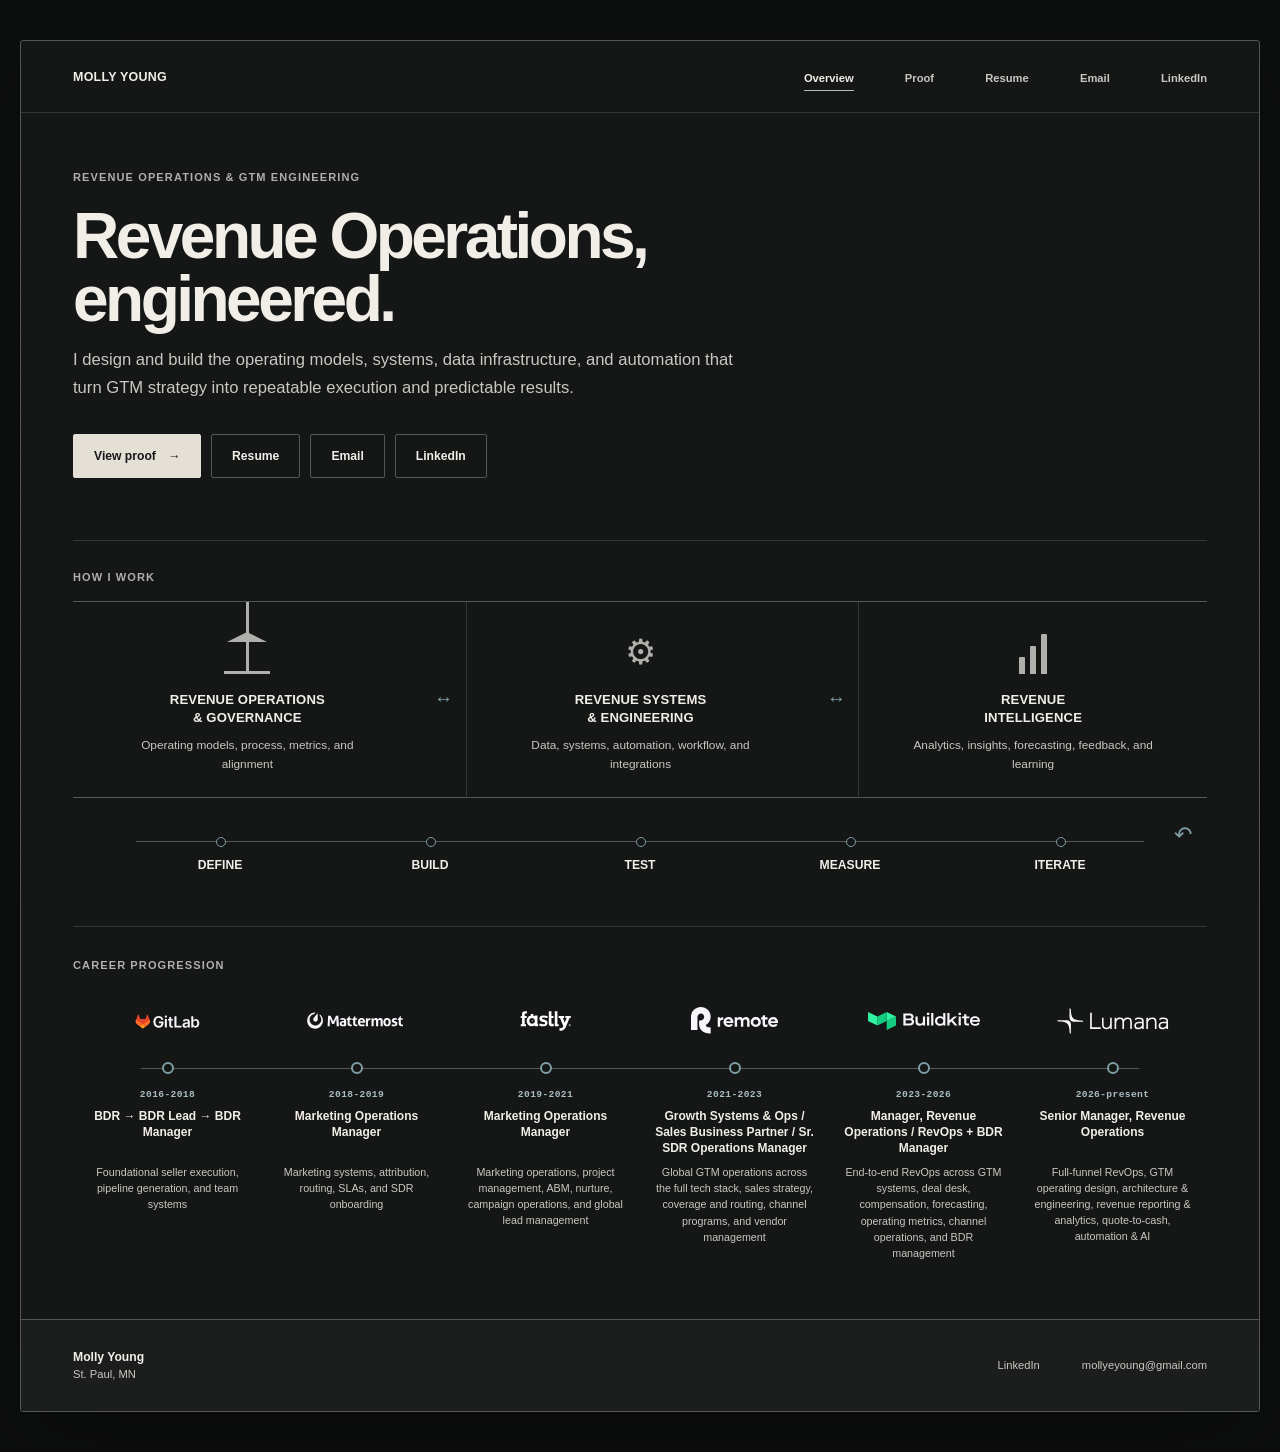
<file: index.html>
<!DOCTYPE html>
<html lang="en">
<head>
  <meta charset="UTF-8" />
  <meta name="viewport" content="width=device-width, initial-scale=1.0" />
  <meta name="description" content="Molly Young builds the systems that make go-to-market work." />
  <title>Molly Young | Revenue Operations &amp; GTM Engineering</title>
  <link rel="stylesheet" href="portfolio.css" />
</head>
<body>
  <a class="skip-link" href="#main">Skip to content</a>
  <div class="site-shell">
    <header class="site-header">
      <a class="wordmark" href="./" aria-label="Molly Young overview">Molly Young</a>
      <nav aria-label="Primary navigation">
        <a href="./" aria-current="page">Overview</a>
        <a href="proof/">Proof</a>
        <a href="molly-young-resume-v1.1.0.pdf" target="_blank" rel="noopener">Resume</a>
        <a href="mailto:mollyeyoung@gmail.com">Email</a>
        <a href="https://www.linkedin.com/in/molleyoung/" target="_blank" rel="noopener">LinkedIn</a>
      </nav>
    </header>


    <main id="main">
      <section class="overview-hero" aria-labelledby="page-title">
        <div class="hero-copy">
          <p class="eyebrow">Revenue Operations &amp; GTM Engineering</p>
          <h1 id="page-title">Revenue Operations, engineered.</h1>
          <p>I design and build the operating models, systems, data infrastructure, and automation that turn GTM strategy into repeatable execution and predictable results.</p>
          <div class="hero-actions">
            <a class="button button-primary" href="proof/">View proof <span aria-hidden="true">→</span></a>
            <a class="button" href="molly-young-resume-v1.1.0.pdf" target="_blank" rel="noopener">Resume</a>
            <a class="button" href="mailto:mollyeyoung@gmail.com">Email</a>
            <a class="button" href="https://www.linkedin.com/in/molleyoung/" target="_blank" rel="noopener">LinkedIn</a>
          </div>
        </div>
      </section>


      <section class="operating-model" aria-labelledby="work-title">
        <p class="section-label" id="work-title">How I work</p>
        <div class="operating-areas">
          <article class="operating-area">
            <div class="area-icon governance-icon" aria-hidden="true"><i></i><i></i><i></i></div>
            <h2>Revenue Operations<br>&amp; Governance</h2>
            <p>Operating models, process, metrics, and alignment</p>
          </article>
          <span class="area-connector" aria-hidden="true">↔</span>
          <article class="operating-area">
            <div class="area-icon systems-icon" aria-hidden="true">⚙</div>
            <h2>Revenue Systems<br>&amp; Engineering</h2>
            <p>Data, systems, automation, workflow, and integrations</p>
          </article>
          <span class="area-connector" aria-hidden="true">↔</span>
          <article class="operating-area">
            <div class="area-icon intelligence-icon" aria-hidden="true"><i></i><i></i><i></i></div>
            <h2>Revenue<br>Intelligence</h2>
            <p>Analytics, insights, forecasting, feedback, and learning</p>
          </article>
        </div>
        <ol class="working-loop" aria-label="Working loop">
          <li>Define</li><li>Build</li><li>Test</li><li>Measure</li><li>Iterate</li>
        </ol>
      </section>

      <section class="career" aria-labelledby="career-title">
        <p class="section-label" id="career-title">Career progression</p>
        <div class="career-rail">
          <article class="career-step">
            <div class="logo-wrap"><img src="assets/logos/gitlab.svg" alt="GitLab" /></div>
            <span class="career-dot" aria-hidden="true"></span>
            <p class="career-years">2016-2018</p>
            <h2>BDR → BDR Lead → BDR Manager</h2>
            <p>Foundational seller execution, pipeline generation, and team systems</p>
          </article>
          <article class="career-step">
            <div class="logo-wrap"><img src="assets/logos/mattermost.svg" alt="Mattermost" /></div>
            <span class="career-dot" aria-hidden="true"></span>
            <p class="career-years">2018-2019</p>
            <h2>Marketing Operations Manager</h2>
            <p>Marketing systems, attribution, routing, SLAs, and SDR onboarding</p>
          </article>
          <article class="career-step">
            <div class="logo-wrap"><img src="assets/logos/fastly.svg" alt="Fastly" /></div>
            <span class="career-dot" aria-hidden="true"></span>
            <p class="career-years">2019-2021</p>
            <h2>Marketing Operations Manager</h2>
            <p>Marketing operations, project management, ABM, nurture, campaign operations, and global lead management</p>
          </article>
          <article class="career-step">
            <div class="logo-wrap"><img src="assets/logos/remote.svg" alt="Remote" /></div>
            <span class="career-dot" aria-hidden="true"></span>
            <p class="career-years">2021-2023</p>
            <h2>Growth Systems &amp; Ops / Sales Business Partner / Sr. SDR Operations Manager</h2>
            <p>Global GTM operations across the full tech stack, sales strategy, coverage and routing, channel programs, and vendor management</p>
          </article>
          <article class="career-step">
            <div class="logo-wrap"><img src="assets/logos/buildkite.svg" alt="Buildkite" /></div>
            <span class="career-dot" aria-hidden="true"></span>
            <p class="career-years">2023-2026</p>
            <h2>Manager, Revenue Operations / RevOps + BDR Manager</h2>
            <p>End-to-end RevOps across GTM systems, deal desk, compensation, forecasting, operating metrics, channel operations, and BDR management</p>
          </article>
          <article class="career-step">
            <div class="logo-wrap"><img src="assets/logos/lumana.svg" alt="Lumana" /></div>
            <span class="career-dot" aria-hidden="true"></span>
            <p class="career-years">2026-present</p>
            <h2>Senior Manager, Revenue Operations</h2>
            <p>Full-funnel RevOps, GTM operating design, architecture &amp; engineering, revenue reporting &amp; analytics, quote-to-cash, automation &amp; AI</p>
          </article>
        </div>
      </section>
    </main>

    <footer class="site-footer">
      <div><strong>Molly Young</strong><span>St. Paul, MN</span></div>
      <a href="https://www.linkedin.com/in/molleyoung/" target="_blank" rel="noopener">LinkedIn</a>
      <a href="mailto:mollyeyoung@gmail.com">mollyeyoung@gmail.com</a>
    </footer>
  </div>
</body>
</html>
</file>
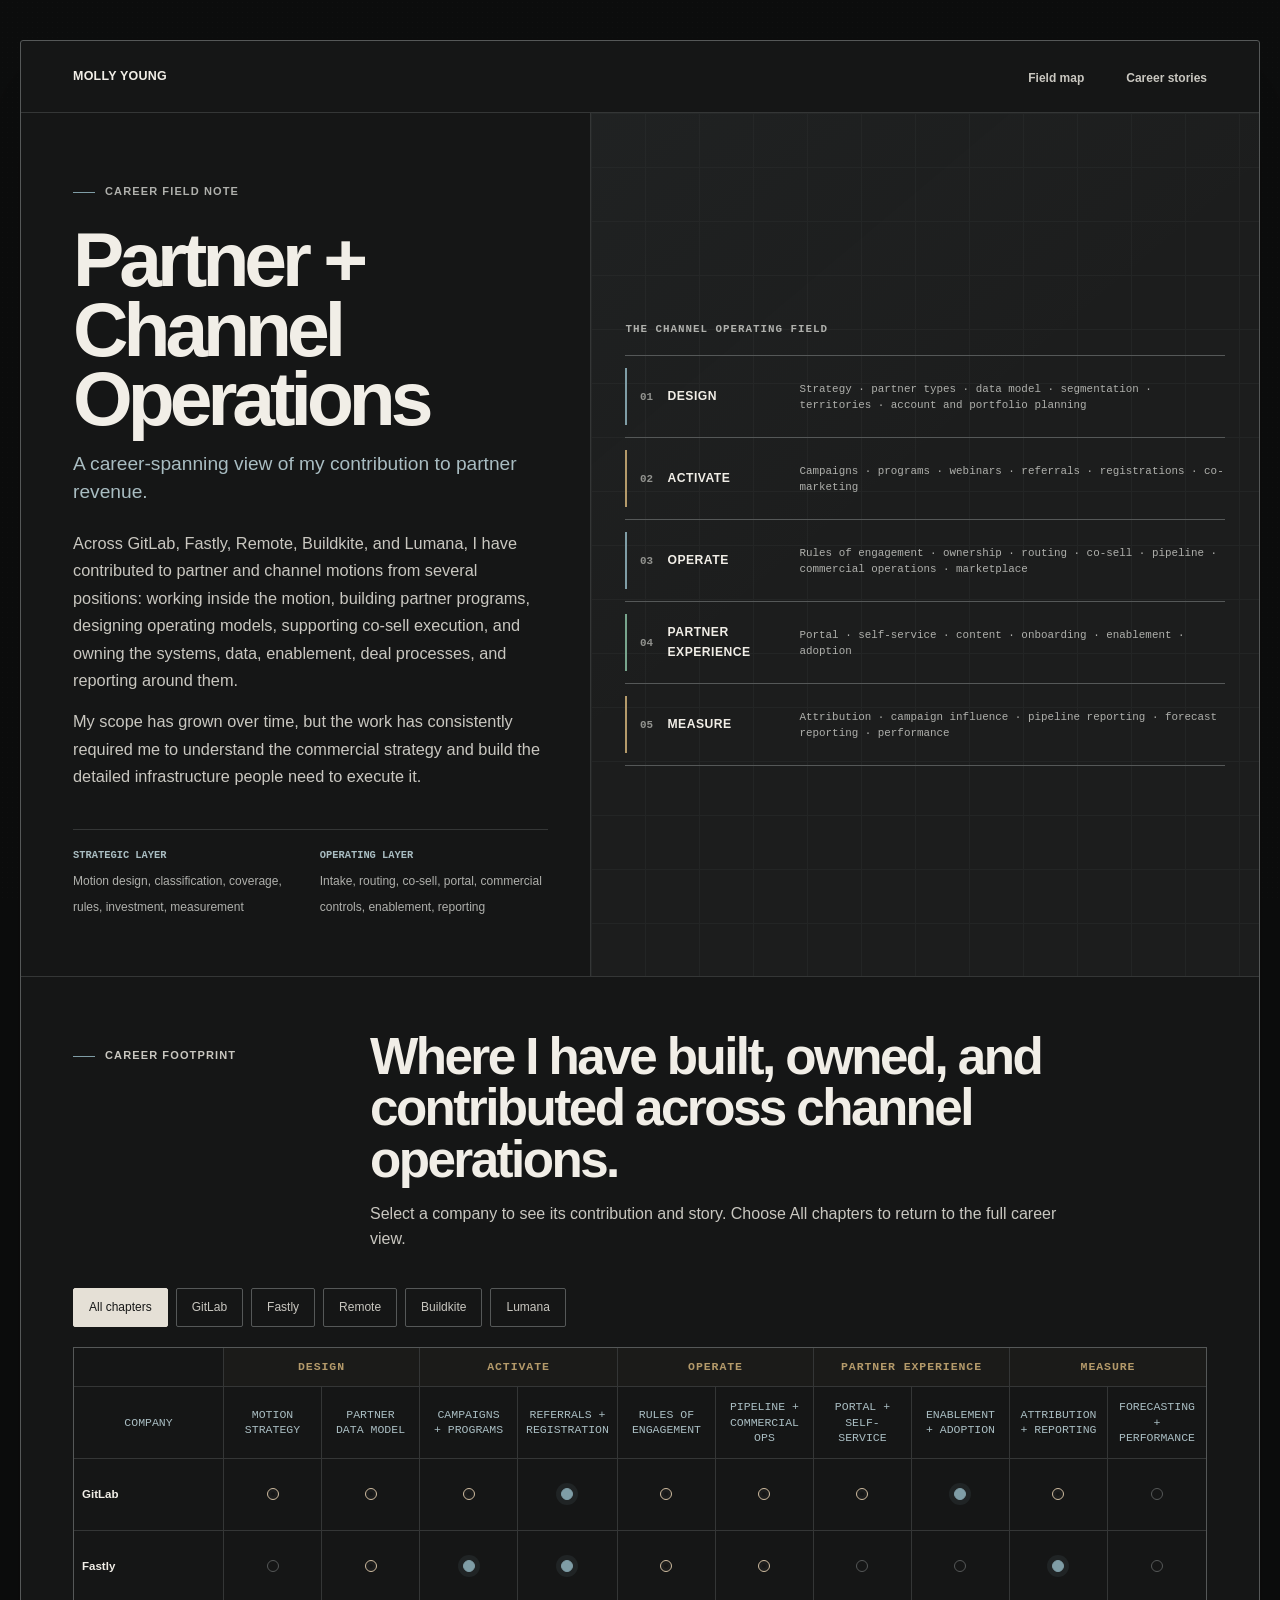
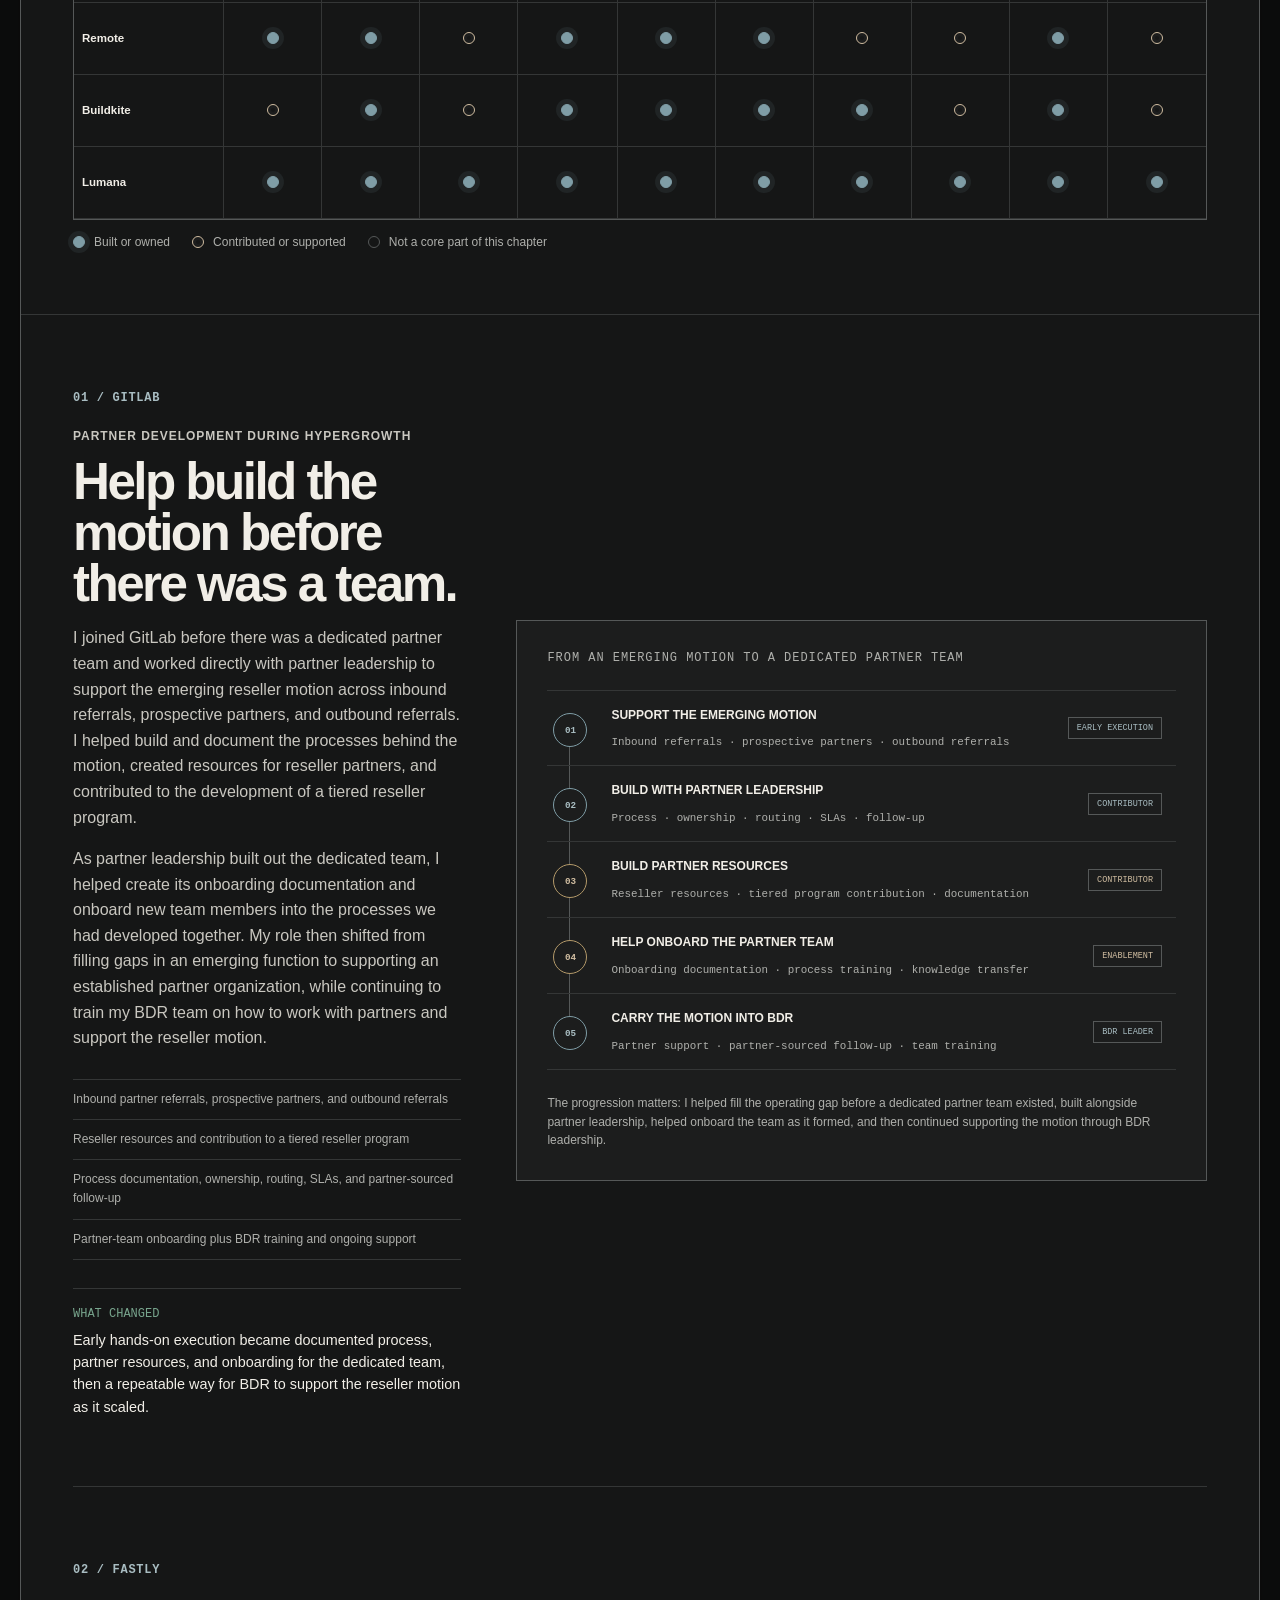
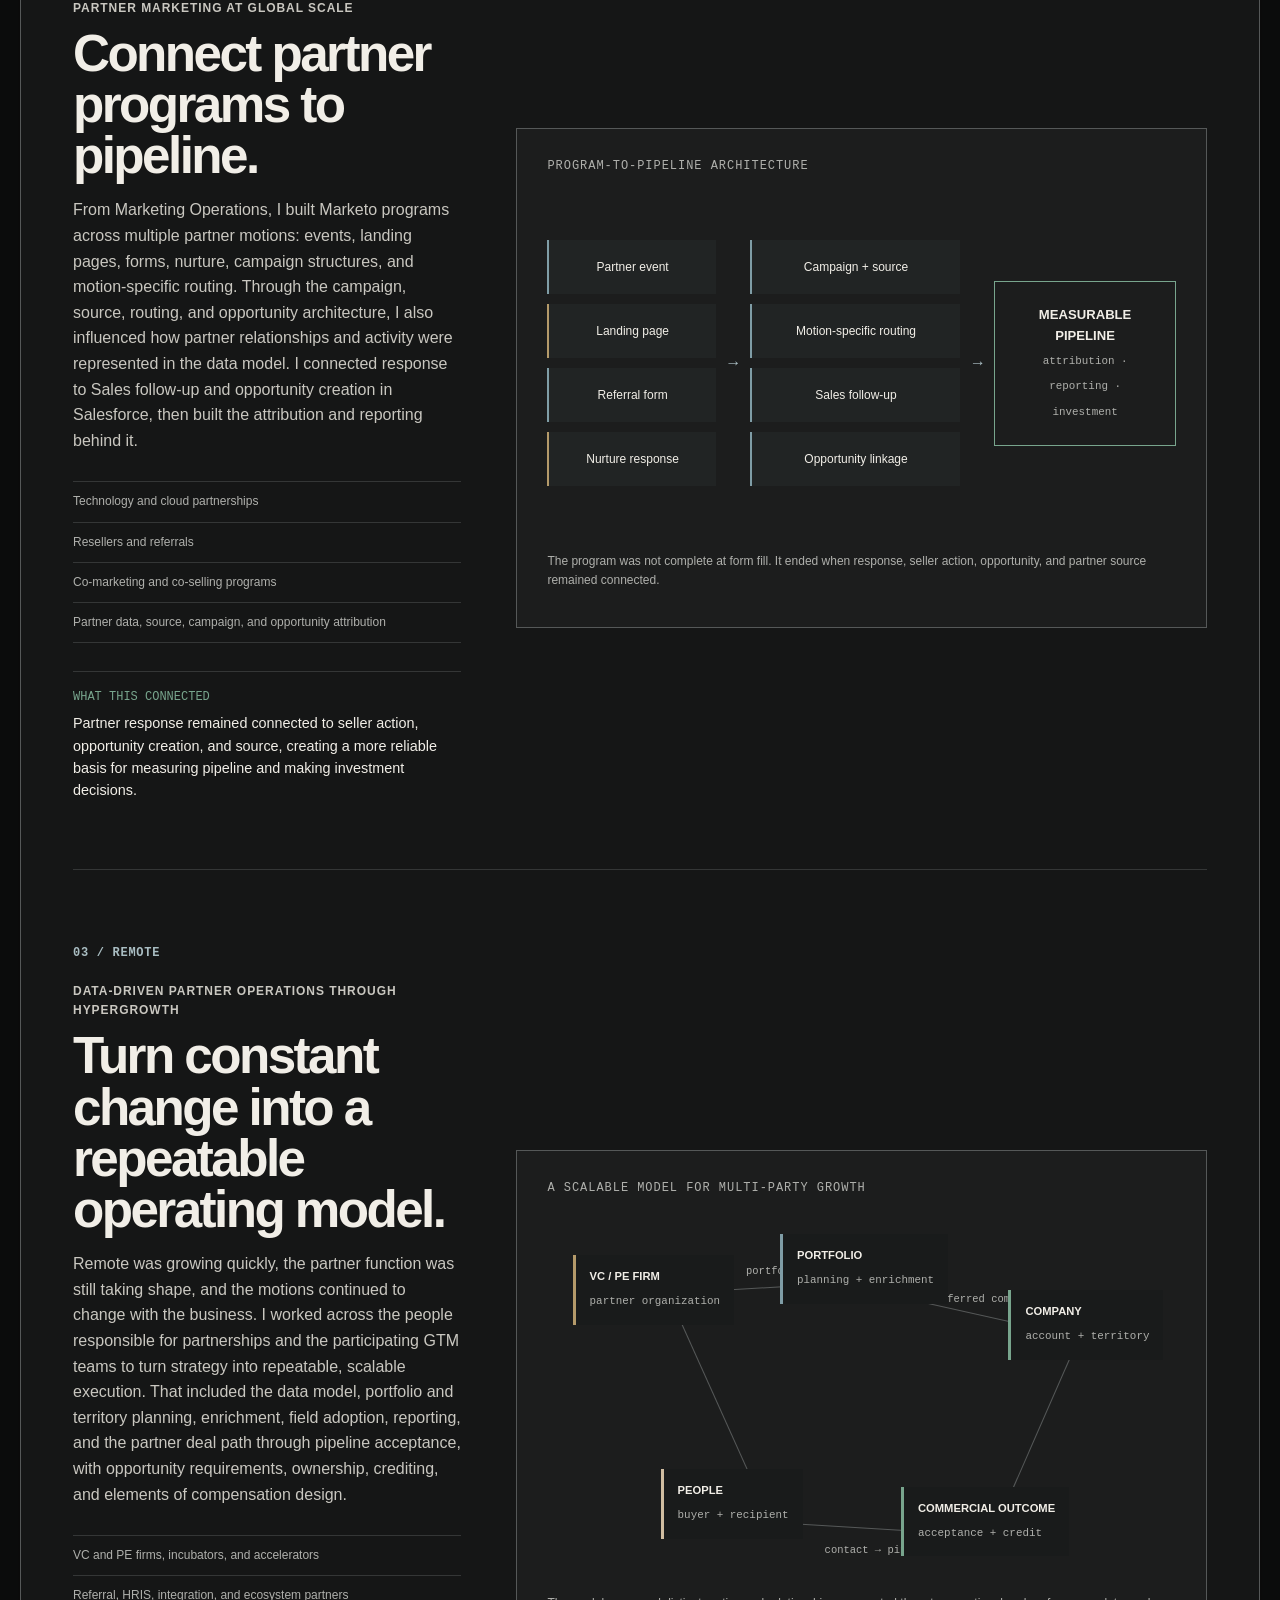
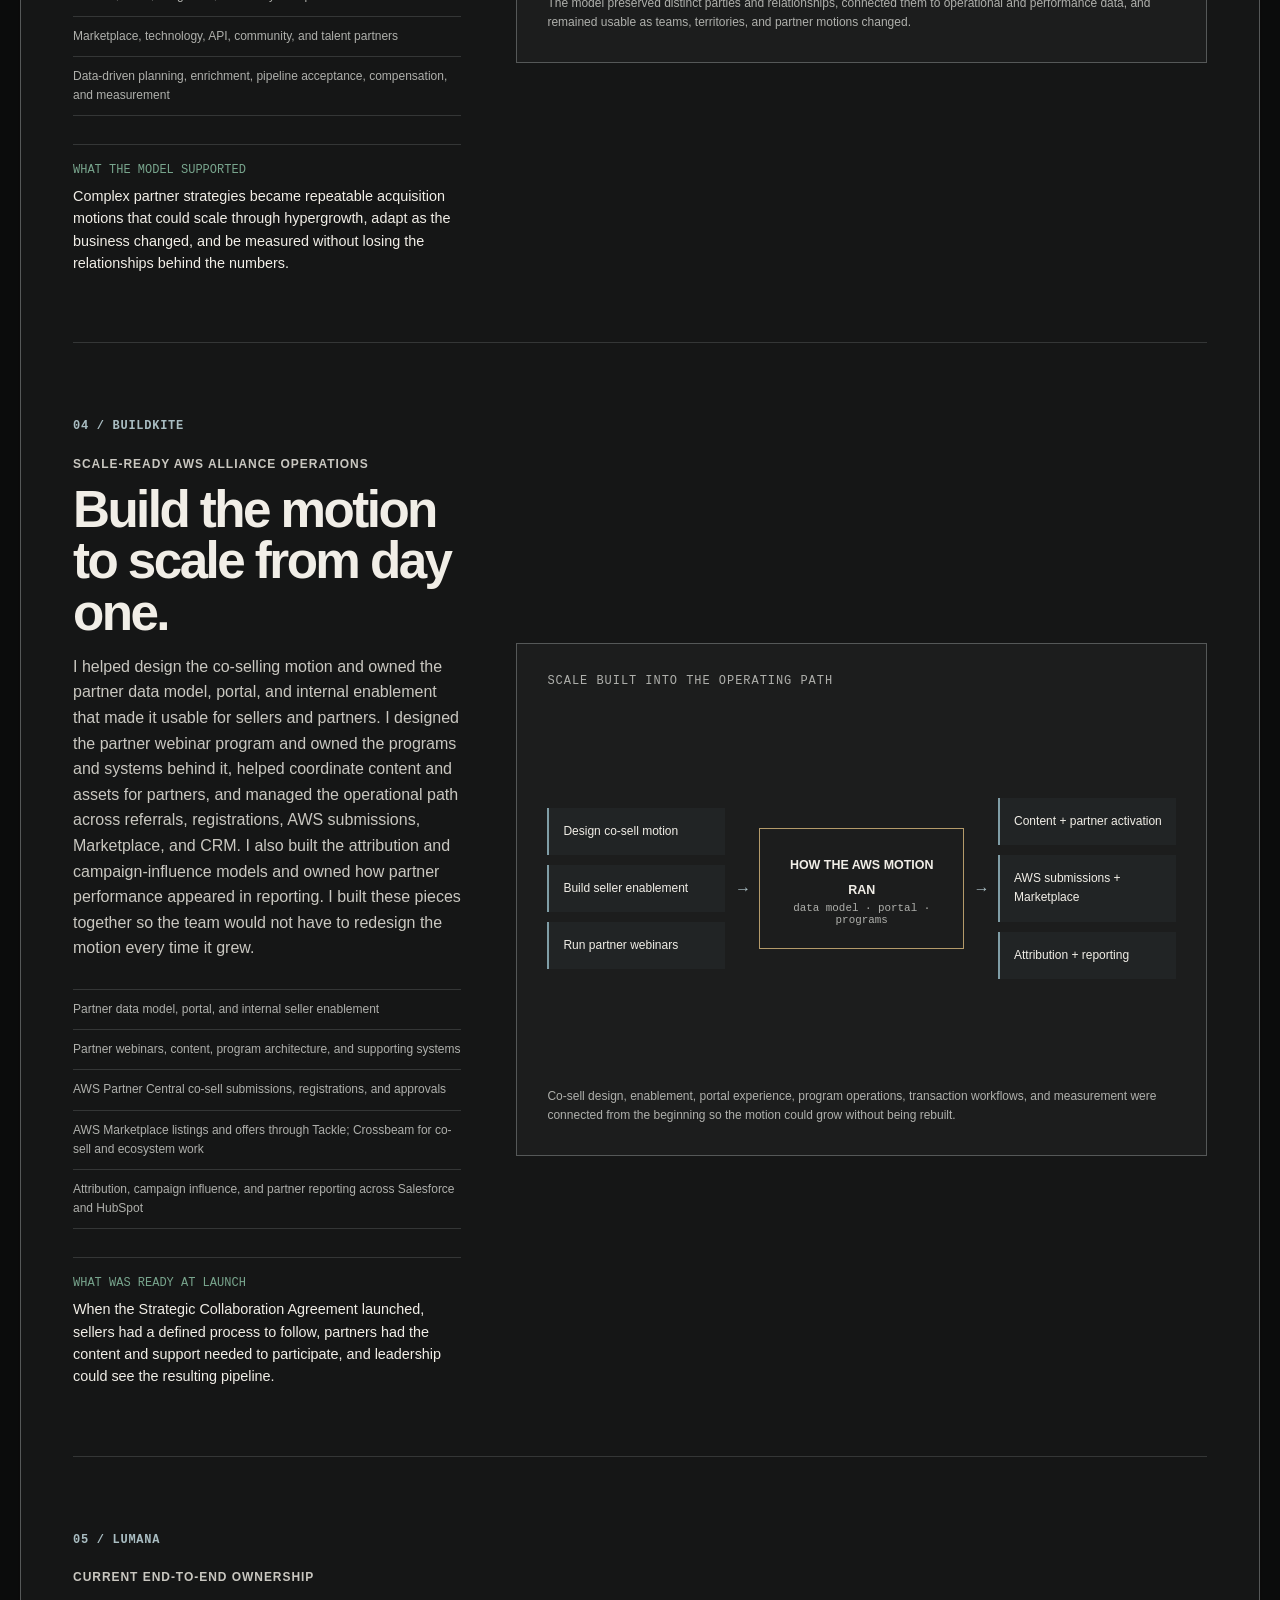
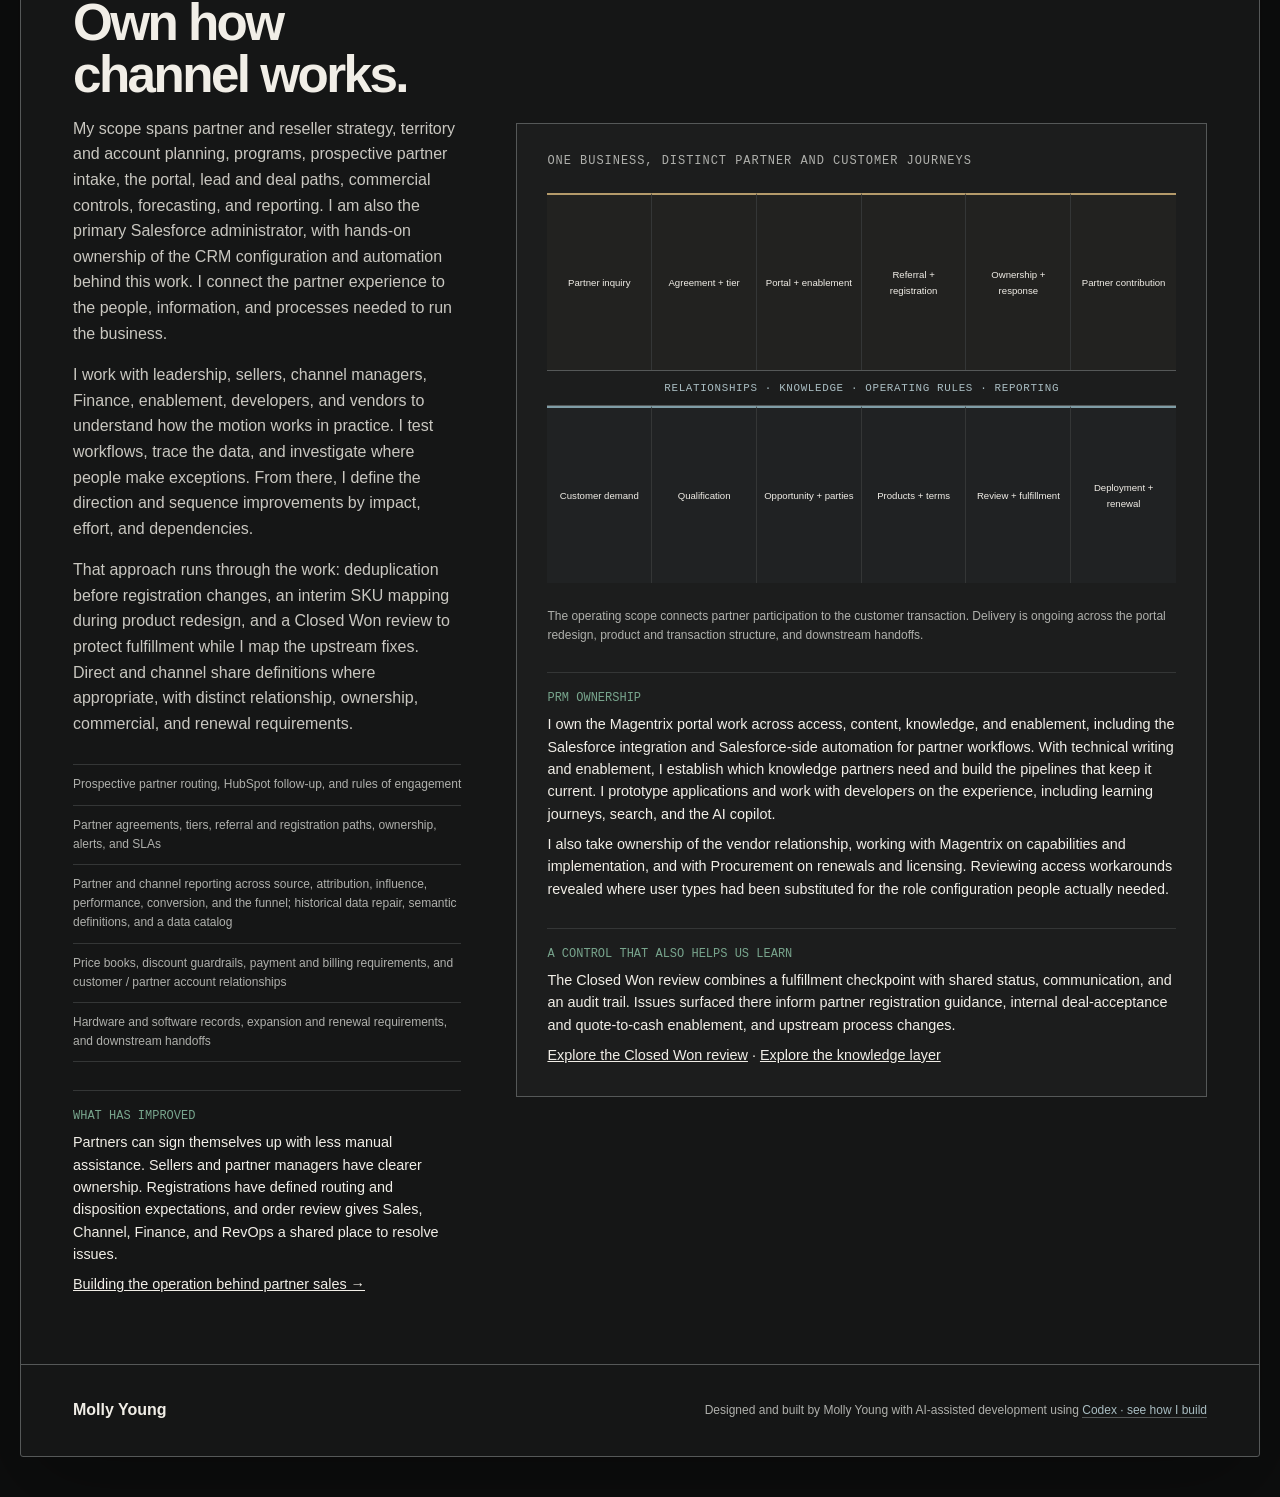
<file: channel-operations/index.html>
<!doctype html><html lang="en"><head>
  <meta charset="utf-8">
  <meta name="viewport" content="width=device-width,initial-scale=1">
  <meta name="description" content="Molly Young's work designing and operating partner and channel revenue motions.">
  <title>Channel Operations | Molly Young</title>
  <link rel="icon" type="image/svg+xml" href="data:image/svg+xml,%3Csvg xmlns='http://www.w3.org/2000/svg' viewBox='0 0 32 32'%3E%3Crect width='32' height='32' fill='%23151616'/%3E%3Cpath d='M6 9h7v5h6V9h7M6 23h7v-5h6v5h7' fill='none' stroke='%237f9da6' stroke-width='2'/%3E%3C/svg%3E">
  <style>
    :root{--page:#0d0e0e;--shell:#151616;--panel:#1c1d1d;--panel2:#202222;--line:#343636;--line2:#555858;--text:#f1eee7;--body:#c9c7c0;--muted:#afb0ac;--faint:#92938f;--steel:#7f9da6;--steel2:#a9bdc2;--bone:#e5e0d6;--ochre:#b49a6a;--human:#d0bda1;--pass:#78a58d;--issue:#c29462;--max:1240px;--sans:Inter,ui-sans-serif,-apple-system,BlinkMacSystemFont,"Segoe UI",Helvetica,Arial,sans-serif;--mono:ui-monospace,SFMono-Regular,Menlo,Consolas,monospace}
    *{box-sizing:border-box}html{color-scheme:dark;scroll-behavior:smooth}body{margin:0;background:var(--page);color:var(--text);font:16px/1.6 var(--sans);-webkit-font-smoothing:antialiased}body:before{content:"";position:fixed;inset:0;z-index:-1;opacity:.17;background-image:radial-gradient(rgba(241,238,231,.12) .55px,transparent .65px);background-size:5px 5px}a{color:inherit}button{font:inherit}.skip{position:fixed;left:8px;top:8px;z-index:99;padding:10px 14px;background:var(--bone);color:#171818;transform:translateY(-150%)}.skip:focus{transform:none}
    .shell{width:min(calc(100% - 32px),var(--max));margin:40px auto;border:1px solid var(--line2);border-radius:3px;background:var(--shell);box-shadow:0 30px 90px rgba(0,0,0,.3);overflow:hidden}.site-head{min-height:72px;padding:0 52px;display:flex;align-items:center;justify-content:space-between;border-bottom:1px solid var(--line)}.wordmark{font-size:.78rem;font-weight:760;letter-spacing:.02em;text-transform:uppercase;text-decoration:none}.site-head nav{display:flex;gap:42px}.site-head nav a{padding:26px 0 22px;color:var(--body);font-size:.7rem;font-weight:650;text-decoration:none}.site-head nav a:hover{color:var(--text)}
    .eyebrow,.label{margin:0;color:var(--muted);font-size:.69rem;font-weight:740;letter-spacing:.1em;text-transform:uppercase}.eyebrow:before,.label:before{content:"";width:22px;height:1px;margin-right:10px;display:inline-block;vertical-align:middle;background:var(--steel)}
    .hero{min-height:660px;display:grid;grid-template-columns:.92fr 1.08fr;border-bottom:1px solid var(--line)}.hero-copy{padding:70px 42px 58px 52px;display:flex;flex-direction:column;justify-content:space-between}.hero h1{max-width:640px;margin:24px 0 16px;font-size:clamp(3.5rem,6vw,5.8rem);font-weight:690;line-height:.91;letter-spacing:-.065em}.hero-deck{max-width:610px;margin:0 0 24px;color:var(--steel2);font-size:1.2rem;line-height:1.45}.hero-intro{max-width:610px;margin:0;color:var(--body);font-size:1.02rem;line-height:1.68}.hero-intro+.hero-intro{margin-top:14px}.hero-foot{margin-top:38px;padding-top:18px;border-top:1px solid var(--line);display:grid;grid-template-columns:1fr 1fr;gap:18px}.hero-foot strong{display:block;margin-bottom:5px;color:var(--steel2);font:700 .65rem/1.4 var(--mono);text-transform:uppercase}.hero-foot span{color:var(--muted);font-size:.75rem}
    .relationship-map{min-height:660px;padding:52px 34px;position:relative;display:grid;place-items:center;border-left:1px solid var(--line);overflow:hidden;background:linear-gradient(140deg,rgba(127,157,166,.04),transparent 45%),var(--panel)}.map-grid{position:absolute;inset:0;opacity:.32;background-image:linear-gradient(var(--line) 1px,transparent 1px),linear-gradient(90deg,var(--line) 1px,transparent 1px);background-size:54px 54px}.map{width:min(100%,550px);aspect-ratio:1.03;position:relative}.map:before,.map:after{content:"";position:absolute;inset:18%;border:1px solid rgba(127,157,166,.34);border-radius:50%}.map:after{inset:33%;border-color:rgba(180,154,106,.38)}.map-core{position:absolute;inset:39% 30%;z-index:3;display:grid;place-items:center;border:1px solid var(--steel);background:var(--shell);text-align:center}.map-core strong{font-size:.83rem;letter-spacing:.06em;text-transform:uppercase}.map-core span{color:var(--muted);font:.58rem var(--mono)}.node{position:absolute;z-index:4;width:128px;min-height:62px;padding:10px 11px;display:grid;place-content:center;border-left:2px solid var(--steel);background:#191b1b;box-shadow:0 8px 25px rgba(0,0,0,.24)}.node strong{font-size:.68rem;text-transform:uppercase}.node small{color:var(--muted);font:.54rem/1.45 var(--mono)}.n1{left:4%;top:6%}.n2{right:2%;top:10%;border-color:var(--ochre)}.n3{left:0;top:45%;border-color:var(--pass)}.n4{right:0;top:45%;border-color:var(--human)}.n5{left:10%;bottom:4%;border-color:var(--ochre)}.n6{right:8%;bottom:3%;border-color:var(--pass)}.link{position:absolute;z-index:1;height:1px;background:var(--line2);transform-origin:left center}.l1{width:43%;left:24%;top:26%;transform:rotate(28deg)}.l2{width:37%;left:51%;top:31%;transform:rotate(-30deg)}.l3{width:37%;left:19%;top:53%}.l4{width:38%;left:50%;top:54%}.l5{width:40%;left:22%;top:72%;transform:rotate(-27deg)}.l6{width:38%;left:51%;top:69%;transform:rotate(29deg)}
    .scope-field{width:min(100%,600px);position:relative;z-index:2}.scope-title{margin:0 0 20px;color:var(--muted);font:700 .68rem var(--mono);letter-spacing:.09em;text-transform:uppercase}.scope-bands{border-top:1px solid var(--line2)}.scope-band{min-height:82px;padding:13px 0;display:grid;grid-template-columns:42px 132px 1fr;align-items:center;border-bottom:1px solid var(--line2);position:relative}.scope-band:before{content:"";width:2px;position:absolute;inset:12px auto 12px 0;background:var(--steel)}.scope-band:nth-child(2):before,.scope-band:nth-child(5):before{background:var(--ochre)}.scope-band:nth-child(4):before{background:var(--pass)}.scope-number{color:var(--faint);font:700 .62rem var(--mono);text-align:center}.scope-band strong{font-size:.76rem;letter-spacing:.04em;text-transform:uppercase}.scope-band p{margin:0;color:var(--muted);font:.72rem/1.48 var(--mono)}
    .field{padding:54px 52px 62px;border-bottom:1px solid var(--line)}.field-head{display:grid;grid-template-columns:.45fr 1.55fr;gap:54px;margin-bottom:36px}.field h2,.chapter h2{margin:0;font-size:clamp(2.2rem,4vw,4.1rem);line-height:1;letter-spacing:-.05em}.field-head p{max-width:720px;margin:16px 0 0;color:var(--body)}.company-filter{display:flex;flex-wrap:wrap;gap:8px;margin:0 0 20px}.company-filter button{padding:9px 15px;border:1px solid var(--line2);border-radius:2px;background:transparent;color:var(--body);font-size:.74rem;cursor:pointer}.company-filter button[aria-pressed=true]{border-color:var(--bone);background:var(--bone);color:#171818}.company-filter button:hover{border-color:var(--steel2)}
    .matrix-wrap{overflow:auto;border:1px solid var(--line2)}.matrix{min-width:1120px;display:grid;grid-template-columns:150px repeat(10,1fr)}.cell{min-height:72px;padding:11px 8px;border-right:1px solid var(--line);border-bottom:1px solid var(--line);display:flex;align-items:center;justify-content:center;text-align:center;color:var(--muted);font-size:.65rem}.cell.end{border-right:0}.cell.band{min-height:35px;color:var(--ochre);background:rgba(180,154,106,.035);font:700 .56rem var(--mono);letter-spacing:.08em;text-transform:uppercase}.cell.band.blank{background:transparent}.cell.head{min-height:72px;color:var(--steel2);font:.58rem/1.35 var(--mono);text-transform:uppercase}.cell.company{justify-content:flex-start;color:var(--text);font-weight:750}.dot{width:12px;height:12px;border:1px solid var(--line2);border-radius:50%;background:transparent;transition:.18s}.dot.on{border-color:var(--steel);background:var(--steel);box-shadow:0 0 0 5px rgba(127,157,166,.1)}.dot.support{border-color:var(--human);background:transparent;box-shadow:inset 0 0 0 3px var(--panel)}.row.dim .dot.on,.row.dim .dot.support{opacity:.18}.row.dim .company{color:var(--faint)}.matrix-legend{margin:13px 0 0;display:flex;flex-wrap:wrap;gap:22px;color:var(--muted);font-size:.7rem}.matrix-legend span{display:flex;align-items:center;gap:9px}.matrix-legend .dot{display:inline-block;flex:0 0 auto}
    .chapters{padding:0 52px;display:flex;flex-direction:column}.chapter{min-height:680px;padding:68px 0;border-bottom:1px solid var(--line);display:grid;grid-template-columns:.72fr 1.28fr;gap:55px}.chapter:last-child{border-bottom:0}.chapter.is-selected{order:-1}.chapter.is-selected .chapter-index{color:var(--ochre)}.chapter-index{color:var(--steel2);font:700 .64rem var(--mono);letter-spacing:.06em}.chapter-kicker{margin:18px 0 10px;color:var(--ochre);font-size:.7rem;font-weight:750;text-transform:uppercase;letter-spacing:.08em}.chapter-copy>p{color:var(--body);max-width:520px}.motions{margin:28px 0 0;padding:0;list-style:none;border-top:1px solid var(--line)}.motions li{padding:10px 0;border-bottom:1px solid var(--line);color:var(--muted);font-size:.75rem}.chapter-visual{align-self:center;min-height:500px;padding:30px;position:relative;border:1px solid var(--line2);background:var(--panel);overflow:hidden}.chapter.is-selected .chapter-visual{border-color:var(--steel)}.visual-title{margin:0 0 25px;color:var(--muted);font:.6rem var(--mono);text-transform:uppercase;letter-spacing:.08em}.visual-caption{margin:24px 0 0;color:var(--muted);font-size:.72rem;line-height:1.55}.impact{margin-top:28px;padding:18px 0 0;border-top:1px solid var(--line)}.impact strong{display:block;color:var(--pass);font:.63rem var(--mono);text-transform:uppercase}.impact p{margin:8px 0 0;color:var(--text);font-size:.9rem;line-height:1.55}
    .gitlab-path{position:relative;display:grid;gap:0}.gitlab-path:before{content:"";position:absolute;top:29px;bottom:29px;left:22px;width:1px;background:var(--line2)}.gitlab-step{min-height:76px;padding:13px 14px 13px 64px;position:relative;display:grid;grid-template-columns:1fr auto;gap:6px 18px;align-items:center;border-bottom:1px solid var(--line)}.gitlab-step:first-child{border-top:1px solid var(--line)}.gitlab-step:before{content:attr(data-step);width:32px;height:32px;position:absolute;left:6px;top:22px;display:grid;place-items:center;border:1px solid var(--steel);border-radius:50%;background:var(--panel);color:var(--steel2);font:700 .58rem var(--mono)}.gitlab-step:nth-child(3):before,.gitlab-step:nth-child(4):before{border-color:var(--ochre);color:var(--human)}.gitlab-step b{font-size:.76rem;text-transform:uppercase}.gitlab-step span{grid-column:1;color:var(--muted);font:.58rem/1.5 var(--mono)}.gitlab-role{grid-column:2;grid-row:1 / span 2;padding:5px 8px;border:1px solid var(--line2);color:var(--steel2)!important;font:.53rem var(--mono)!important;text-transform:uppercase;white-space:nowrap}.gitlab-step:nth-child(3) .gitlab-role,.gitlab-step:nth-child(4) .gitlab-role{color:var(--human)!important}
    .funnel{display:grid;grid-template-columns:.88fr 34px 1.1fr 34px .95fr;align-items:center;min-height:330px}.funnel-col{display:grid;gap:10px}.funnel-col span{min-height:54px;padding:10px 12px;display:grid;place-content:center;border-left:2px solid var(--steel);background:rgba(127,157,166,.055);font-size:.67rem;text-align:center}.funnel-col:first-child span:nth-child(2n){border-color:var(--ochre)}.arrow{color:var(--steel2);text-align:center}.funnel-result{padding:22px;border:1px solid var(--pass);text-align:center}.funnel-result strong{display:block;font-size:.82rem;text-transform:uppercase}.funnel-result small{color:var(--muted);font:.56rem var(--mono)}
    .relationship-graph{min-height:350px;position:relative}.entity{position:absolute;min-width:120px;padding:13px 14px;border-left:3px solid var(--steel);background:#191b1b}.entity strong{display:block;font-size:.7rem;text-transform:uppercase}.entity small{color:var(--muted);font:.53rem var(--mono)}.e-firm{left:4%;top:10%;border-color:var(--ochre)}.e-portfolio{left:37%;top:4%}.e-company{right:2%;top:20%;border-color:var(--pass)}.e-contact{left:18%;bottom:9%;border-color:var(--human)}.e-opp{right:17%;bottom:4%;border-color:var(--pass)}.graph-lines{position:absolute;inset:0}.graph-lines line{stroke:var(--line2);stroke-width:1}.graph-lines text{fill:var(--muted);font:8px var(--mono)}
    .aws-map{display:grid;grid-template-columns:1fr 34px 1.15fr 34px 1fr;align-items:center;min-height:350px}.aws-group{display:grid;gap:10px}.aws-group>span{padding:14px;border-left:2px solid var(--steel);background:rgba(127,157,166,.05);font-size:.68rem}.aws-core{padding:22px 16px;border:1px solid var(--ochre);text-align:center}.aws-core strong{font-size:.78rem;text-transform:uppercase}.aws-core small{display:block;color:var(--muted);font:.54rem var(--mono)}
    .dual-motion{display:grid;grid-template-rows:auto 36px auto;min-height:390px}.motion-lanes{display:grid;grid-template-columns:repeat(6,1fr);gap:0}.motion-lanes span{min-height:68px;padding:10px 6px;display:grid;place-content:center;border-top:2px solid var(--steel);border-right:1px solid var(--line);background:rgba(127,157,166,.04);font-size:.6rem;text-align:center}.motion-lanes span:last-child{border-right:0}.motion-lanes.partner span{border-top-color:var(--ochre);background:rgba(180,154,106,.04)}.shared-layer{display:grid;place-items:center;border-block:1px solid var(--line2);color:var(--steel2);font:.58rem var(--mono);text-transform:uppercase;letter-spacing:.06em}
    footer{min-height:92px;padding:22px 52px;display:flex;align-items:center;justify-content:space-between;gap:28px;border-top:1px solid var(--line2)}footer span{color:var(--muted);font-size:.7rem;text-align:right}footer a{color:var(--steel2);text-decoration:none;border-bottom:1px solid var(--line2)}footer a:hover{color:var(--text);border-color:var(--steel2)}
    @media(max-width:900px){.hero{grid-template-columns:1fr}.relationship-map{border-left:0;border-top:1px solid var(--line)}.thesis,.field-head,.systems-head{grid-template-columns:1fr;gap:20px}.chapter{grid-template-columns:1fr}.systems-grid{grid-template-columns:1fr 1fr}.system-company{border-bottom:1px solid var(--line)}.system-company:nth-child(2n){border-right:0}}
    @media(max-width:680px){.shell{width:100%;margin:0;border-inline:0}.site-head{padding:18px 20px;align-items:flex-start;gap:14px;flex-direction:column}.site-head nav{width:100%;gap:0;justify-content:space-between}.hero-copy,.field,.systems{padding:44px 20px}.hero h1{font-size:3.7rem}.hero-foot{grid-template-columns:1fr}.relationship-map{min-height:540px;padding:30px 12px}.map{transform:scale(.9)}.thesis{padding:42px 20px}.chapters{padding:0 20px}.chapter{padding:54px 0;gap:30px}.chapter-visual{min-height:450px;padding:20px}.funnel,.aws-map{grid-template-columns:1fr;gap:10px}.funnel>.arrow,.aws-map>.arrow{transform:rotate(90deg)}.relationship-graph{transform:scale(.9)}.motion-lanes{grid-template-columns:repeat(3,1fr)}.systems-grid{grid-template-columns:1fr}.system-company{border-right:0}footer{padding:22px 20px;align-items:flex-start;gap:12px;flex-direction:column}}
    @media(max-width:520px){.scope-band{grid-template-columns:34px 1fr;padding:12px 0}.scope-band strong{padding-right:8px}.scope-band p{grid-column:2;margin-top:5px;padding-right:4px}}
    @media(prefers-reduced-motion:reduce){html{scroll-behavior:auto}*{transition:none!important}}
    .chapter[hidden]{display:none!important}
    .site-head nav a,.company-filter button,.matrix-legend,.chapter-index,.chapter-kicker,.motions li,.visual-title,.visual-caption,.impact strong,footer span{font-size:.75rem}
    .cell,.cell.band,.cell.head{font-size:.72rem;line-height:1.35}
    .scope-title,.scope-number,.scope-band p,.map-core span,.node small,.gitlab-step span,.gitlab-role,.funnel-result small,.entity small,.aws-core small,.shared-layer{font-size:.68rem}
    .node strong,.gitlab-step b,.funnel-col span,.aws-group>span{font-size:.75rem}
    .graph-lines text{font-size:10px}
    a:focus-visible,button:focus-visible{outline:2px solid var(--steel2);outline-offset:3px}
  </style></head><body>
  <a class="skip" href="#main">Skip to content</a>
  <div class="shell">
    <header class="site-head"><a class="wordmark" href="https://molleyoung.github.io/whoami/">Molly Young</a><nav aria-label="Page"><a href="#field">Field map</a><a href="#stories">Career stories</a></nav></header>
    <main id="main">
      <section class="hero">
        <div class="hero-copy">
          <div><p class="eyebrow">Career field note</p><h1>Partner + Channel Operations</h1><p class="hero-deck">A career-spanning view of my contribution to partner revenue.</p><p class="hero-intro">Across GitLab, Fastly, Remote, Buildkite, and Lumana, I have contributed to partner and channel motions from several positions: working inside the motion, building partner programs, designing operating models, supporting co-sell execution, and owning the systems, data, enablement, deal processes, and reporting around them.</p><p class="hero-intro">My scope has grown over time, but the work has consistently required me to understand the commercial strategy and build the detailed infrastructure people need to execute it.</p></div>
          <div class="hero-foot"><div><strong>Strategic layer</strong><span>Motion design, classification, coverage, rules, investment, measurement</span></div><div><strong>Operating layer</strong><span>Intake, routing, co-sell, portal, commercial controls, enablement, reporting</span></div></div>
        </div>
        <div class="relationship-map" aria-label="The channel operating field across design, activation, operations, partner experience, and measurement">
          <div class="map-grid"></div><div class="scope-field"><p class="scope-title">The channel operating field</p><div class="scope-bands"><div class="scope-band"><span class="scope-number">01</span><strong>Design</strong><p>Strategy · partner types · data model · segmentation · territories · account and portfolio planning</p></div><div class="scope-band"><span class="scope-number">02</span><strong>Activate</strong><p>Campaigns · programs · webinars · referrals · registrations · co-marketing</p></div><div class="scope-band"><span class="scope-number">03</span><strong>Operate</strong><p>Rules of engagement · ownership · routing · co-sell · pipeline · commercial operations · marketplace</p></div><div class="scope-band"><span class="scope-number">04</span><strong>Partner experience</strong><p>Portal · self-service · content · onboarding · enablement · adoption</p></div><div class="scope-band"><span class="scope-number">05</span><strong>Measure</strong><p>Attribution · campaign influence · pipeline reporting · forecast reporting · performance</p></div></div></div>
        </div>
      </section>
      <section class="field" id="field">
        <div class="field-head"><p class="label">Career footprint</p><div><h2>Where I have built, owned, and contributed across channel operations.</h2><p>Select a company to see its contribution and story. Choose All chapters to return to the full career view.</p></div></div>
        <div class="company-filter" aria-label="Highlight one company"><button aria-pressed="true" data-company="all">All chapters</button><button aria-pressed="false" data-company="gitlab">GitLab</button><button aria-pressed="false" data-company="fastly">Fastly</button><button aria-pressed="false" data-company="remote">Remote</button><button aria-pressed="false" data-company="buildkite">Buildkite</button><button aria-pressed="false" data-company="lumana">Lumana</button></div>
        <div class="matrix-wrap"><div class="matrix" role="table" aria-label="Company contribution across ten channel operations capabilities">
          <div class="cell band blank"></div><div class="cell band" style="grid-column:span 2">Design</div><div class="cell band" style="grid-column:span 2">Activate</div><div class="cell band" style="grid-column:span 2">Operate</div><div class="cell band" style="grid-column:span 2">Partner experience</div><div class="cell band end" style="grid-column:span 2">Measure</div>
          <div class="cell head">Company</div><div class="cell head">Motion<br>strategy</div><div class="cell head">Partner<br>data model</div><div class="cell head">Campaigns<br>+ programs</div><div class="cell head">Referrals +<br>registration</div><div class="cell head">Rules of<br>engagement</div><div class="cell head">Pipeline +<br>commercial ops</div><div class="cell head">Portal +<br>self-service</div><div class="cell head">Enablement<br>+ adoption</div><div class="cell head">Attribution<br>+ reporting</div><div class="cell head end">Forecasting +<br>performance</div>
          <div class="row company" data-row="gitlab" style="display:contents"><div class="cell company">GitLab</div><div class="cell"><i class="dot support" aria-label="Contributed"></i></div><div class="cell"><i class="dot support" aria-label="Contributed"></i></div><div class="cell"><i class="dot support" aria-label="Contributed"></i></div><div class="cell"><i class="dot on" aria-label="Built or owned"></i></div><div class="cell"><i class="dot support" aria-label="Contributed"></i></div><div class="cell"><i class="dot support" aria-label="Contributed"></i></div><div class="cell"><i class="dot support" aria-label="Contributed"></i></div><div class="cell"><i class="dot on" aria-label="Built or owned"></i></div><div class="cell"><i class="dot support" aria-label="Contributed"></i></div><div class="cell end"><i class="dot"></i></div></div>
          <div class="row company" data-row="fastly" style="display:contents"><div class="cell company">Fastly</div><div class="cell"><i class="dot"></i></div><div class="cell"><i class="dot support" aria-label="Contributed"></i></div><div class="cell"><i class="dot on" aria-label="Built or owned"></i></div><div class="cell"><i class="dot on" aria-label="Built or owned"></i></div><div class="cell"><i class="dot support" aria-label="Contributed"></i></div><div class="cell"><i class="dot support" aria-label="Contributed"></i></div><div class="cell"><i class="dot"></i></div><div class="cell"><i class="dot"></i></div><div class="cell"><i class="dot on" aria-label="Built or owned"></i></div><div class="cell end"><i class="dot"></i></div></div>
          <div class="row company" data-row="remote" style="display:contents"><div class="cell company">Remote</div><div class="cell"><i class="dot on" aria-label="Built or owned"></i></div><div class="cell"><i class="dot on" aria-label="Built or owned"></i></div><div class="cell"><i class="dot support" aria-label="Contributed"></i></div><div class="cell"><i class="dot on" aria-label="Built or owned"></i></div><div class="cell"><i class="dot on" aria-label="Built or owned"></i></div><div class="cell"><i class="dot on" aria-label="Built or owned"></i></div><div class="cell"><i class="dot support" aria-label="Contributed"></i></div><div class="cell"><i class="dot support" aria-label="Contributed"></i></div><div class="cell"><i class="dot on" aria-label="Built or owned"></i></div><div class="cell end"><i class="dot support" aria-label="Contributed"></i></div></div>
          <div class="row company" data-row="buildkite" style="display:contents"><div class="cell company">Buildkite</div><div class="cell"><i class="dot support" aria-label="Contributed"></i></div><div class="cell"><i class="dot on" aria-label="Built or owned"></i></div><div class="cell"><i class="dot support" aria-label="Contributed"></i></div><div class="cell"><i class="dot on" aria-label="Built or owned"></i></div><div class="cell"><i class="dot on" aria-label="Built or owned"></i></div><div class="cell"><i class="dot on" aria-label="Built or owned"></i></div><div class="cell"><i class="dot on" aria-label="Built or owned"></i></div><div class="cell"><i class="dot support" aria-label="Contributed"></i></div><div class="cell"><i class="dot on" aria-label="Built or owned"></i></div><div class="cell end"><i class="dot support" aria-label="Contributed"></i></div></div>
          <div class="row company" data-row="lumana" style="display:contents"><div class="cell company">Lumana</div><div class="cell"><i class="dot on" aria-label="Built or owned"></i></div><div class="cell"><i class="dot on" aria-label="Built or owned"></i></div><div class="cell"><i class="dot on" aria-label="Built or owned"></i></div><div class="cell"><i class="dot on" aria-label="Built or owned"></i></div><div class="cell"><i class="dot on" aria-label="Built or owned"></i></div><div class="cell"><i class="dot on" aria-label="Built or owned"></i></div><div class="cell"><i class="dot on" aria-label="Built or owned"></i></div><div class="cell"><i class="dot on" aria-label="Built or owned"></i></div><div class="cell"><i class="dot on" aria-label="Built or owned"></i></div><div class="cell end"><i class="dot on" aria-label="Built or owned"></i></div></div>
        </div></div>
        <div class="matrix-legend" aria-label="Matrix legend"><span><i class="dot on"></i> Built or owned</span><span><i class="dot support"></i> Contributed or supported</span><span><i class="dot"></i> Not a core part of this chapter</span></div>
      </section>
 <div class="chapters" id="chapters">
        <section class="chapter"><div class="chapter-copy"><span class="chapter-index">01 / GITLAB</span><p class="chapter-kicker">Partner development during hypergrowth</p><h2>Help build the motion before there was a team.</h2><p>I joined GitLab before there was a dedicated partner team and worked directly with partner leadership to support the emerging reseller motion across inbound referrals, prospective partners, and outbound referrals. I helped build and document the processes behind the motion, created resources for reseller partners, and contributed to the development of a tiered reseller program.</p><p>As partner leadership built out the dedicated team, I helped create its onboarding documentation and onboard new team members into the processes we had developed together. My role then shifted from filling gaps in an emerging function to supporting an established partner organization, while continuing to train my BDR team on how to work with partners and support the reseller motion.</p><ul class="motions"><li>Inbound partner referrals, prospective partners, and outbound referrals</li><li>Reseller resources and contribution to a tiered reseller program</li><li>Process documentation, ownership, routing, SLAs, and partner-sourced follow-up</li><li>Partner-team onboarding plus BDR training and ongoing support</li></ul><div class="impact"><strong>What changed</strong><p>Early hands-on execution became documented process, partner resources, and onboarding for the dedicated team, then a repeatable way for BDR to support the reseller motion as it scaled.</p></div></div><div class="chapter-visual"><p class="visual-title">From an emerging motion to a dedicated partner team</p><div class="gitlab-path"><div class="gitlab-step" data-step="01"><b>Support the emerging motion</b><span>Inbound referrals · prospective partners · outbound referrals</span><i class="gitlab-role">Early execution</i></div><div class="gitlab-step" data-step="02"><b>Build with partner leadership</b><span>Process · ownership · routing · SLAs · follow-up</span><i class="gitlab-role">Contributor</i></div><div class="gitlab-step" data-step="03"><b>Build partner resources</b><span>Reseller resources · tiered program contribution · documentation</span><i class="gitlab-role">Contributor</i></div><div class="gitlab-step" data-step="04"><b>Help onboard the partner team</b><span>Onboarding documentation · process training · knowledge transfer</span><i class="gitlab-role">Enablement</i></div><div class="gitlab-step" data-step="05"><b>Carry the motion into BDR</b><span>Partner support · partner-sourced follow-up · team training</span><i class="gitlab-role">BDR leader</i></div></div><p class="visual-caption">The progression matters: I helped fill the operating gap before a dedicated partner team existed, built alongside partner leadership, helped onboard the team as it formed, and then continued supporting the motion through BDR leadership.</p></div></section>
        <section class="chapter"><div class="chapter-copy"><span class="chapter-index">02 / FASTLY</span><p class="chapter-kicker">Partner marketing at global scale</p><h2>Connect partner programs to pipeline.</h2><p>From Marketing Operations, I built Marketo programs across multiple partner motions: events, landing pages, forms, nurture, campaign structures, and motion-specific routing. Through the campaign, source, routing, and opportunity architecture, I also influenced how partner relationships and activity were represented in the data model. I connected response to Sales follow-up and opportunity creation in Salesforce, then built the attribution and reporting behind it.</p><ul class="motions"><li>Technology and cloud partnerships</li><li>Resellers and referrals</li><li>Co-marketing and co-selling programs</li><li>Partner data, source, campaign, and opportunity attribution</li></ul><div class="impact"><strong>What this connected</strong><p>Partner response remained connected to seller action, opportunity creation, and source, creating a more reliable basis for measuring pipeline and making investment decisions.</p></div></div><div class="chapter-visual"><p class="visual-title">Program-to-pipeline architecture</p><div class="funnel"><div class="funnel-col"><span>Partner event</span><span>Landing page</span><span>Referral form</span><span>Nurture response</span></div><i class="arrow">→</i><div class="funnel-col"><span>Campaign + source</span><span>Motion-specific routing</span><span>Sales follow-up</span><span>Opportunity linkage</span></div><i class="arrow">→</i><div class="funnel-result"><strong>Measurable pipeline</strong><small>attribution · reporting · investment</small></div></div><p class="visual-caption">The program was not complete at form fill. It ended when response, seller action, opportunity, and partner source remained connected.</p></div></section>
        <section class="chapter"><div class="chapter-copy"><span class="chapter-index">03 / REMOTE</span><p class="chapter-kicker">Data-driven partner operations through hypergrowth</p><h2>Turn constant change into a repeatable operating model.</h2><p>Remote was growing quickly, the partner function was still taking shape, and the motions continued to change with the business. I worked across the people responsible for partnerships and the participating GTM teams to turn strategy into repeatable, scalable execution. That included the data model, portfolio and territory planning, enrichment, field adoption, reporting, and the partner deal path through pipeline acceptance, with opportunity requirements, ownership, crediting, and elements of compensation design.</p><ul class="motions"><li>VC and PE firms, incubators, and accelerators</li><li>Referral, HRIS, integration, and ecosystem partners</li><li>Marketplace, technology, API, community, and talent partners</li><li>Data-driven planning, enrichment, pipeline acceptance, compensation, and measurement</li></ul><div class="impact"><strong>What the model supported</strong><p>Complex partner strategies became repeatable acquisition motions that could scale through hypergrowth, adapt as the business changed, and be measured without losing the relationships behind the numbers.</p></div></div><div class="chapter-visual"><p class="visual-title">A scalable model for multi-party growth</p><div class="relationship-graph"><svg class="graph-lines" viewBox="0 0 600 350" preserveAspectRatio="none" aria-hidden="true"><line x1="120" y1="70" x2="285" y2="60"/><line x1="320" y1="70" x2="500" y2="110"/><line x1="120" y1="80" x2="210" y2="280"/><line x1="500" y1="130" x2="430" y2="290"/><line x1="235" y1="290" x2="400" y2="300"/><text x="190" y="52">portfolio relationship</text><text x="370" y="78">referred company</text><text x="265" y="318">contact → pipeline acceptance → outcome</text></svg><div class="entity e-firm"><strong>VC / PE firm</strong><small>partner organization</small></div><div class="entity e-portfolio"><strong>Portfolio</strong><small>planning + enrichment</small></div><div class="entity e-company"><strong>Company</strong><small>account + territory</small></div><div class="entity e-contact"><strong>People</strong><small>buyer + recipient</small></div><div class="entity e-opp"><strong>Commercial outcome</strong><small>acceptance + credit</small></div></div><p class="visual-caption">The model preserved distinct parties and relationships, connected them to operational and performance data, and remained usable as teams, territories, and partner motions changed.</p></div></section>
        <section class="chapter"><div class="chapter-copy"><span class="chapter-index">04 / BUILDKITE</span><p class="chapter-kicker">Scale-ready AWS alliance operations</p><h2>Build the motion to scale from day one.</h2><p>I helped design the co-selling motion and owned the partner data model, portal, and internal enablement that made it usable for sellers and partners. I designed the partner webinar program and owned the programs and systems behind it, helped coordinate content and assets for partners, and managed the operational path across referrals, registrations, AWS submissions, Marketplace, and CRM. I also built the attribution and campaign-influence models and owned how partner performance appeared in reporting. I built these pieces together so the team would not have to redesign the motion every time it grew.</p><ul class="motions"><li>Partner data model, portal, and internal seller enablement</li><li>Partner webinars, content, program architecture, and supporting systems</li><li>AWS Partner Central co-sell submissions, registrations, and approvals</li><li>AWS Marketplace listings and offers through Tackle; Crossbeam for co-sell and ecosystem work</li><li>Attribution, campaign influence, and partner reporting across Salesforce and HubSpot</li></ul><div class="impact"><strong>What was ready at launch</strong><p>When the Strategic Collaboration Agreement launched, sellers had a defined process to follow, partners had the content and support needed to participate, and leadership could see the resulting pipeline.</p></div></div><div class="chapter-visual"><p class="visual-title">Scale built into the operating path</p><div class="aws-map"><div class="aws-group"><span>Design co-sell motion</span><span>Build seller enablement</span><span>Run partner webinars</span></div><i class="arrow">→</i><div class="aws-core"><strong>How the AWS motion ran</strong><small>data model · portal · programs</small></div><i class="arrow">→</i><div class="aws-group"><span>Content + partner activation</span><span>AWS submissions + Marketplace</span><span>Attribution + reporting</span></div></div><p class="visual-caption">Co-sell design, enablement, portal experience, program operations, transaction workflows, and measurement were connected from the beginning so the motion could grow without being rebuilt.</p></div></section>
        <section class="chapter"><div class="chapter-copy"><span class="chapter-index">05 / LUMANA</span><p class="chapter-kicker">Current end-to-end ownership</p><h2>Own how channel works.</h2><p>My scope spans partner and reseller strategy, territory and account planning, programs, prospective partner intake, the portal, lead and deal paths, commercial controls, forecasting, and reporting. I am also the primary Salesforce administrator, with hands-on ownership of the CRM configuration and automation behind this work. I connect the partner experience to the people, information, and processes needed to run the business.</p><p>I work with leadership, sellers, channel managers, Finance, enablement, developers, and vendors to understand how the motion works in practice. I test workflows, trace the data, and investigate where people make exceptions. From there, I define the direction and sequence improvements by impact, effort, and dependencies.</p><p>That approach runs through the work: deduplication before registration changes, an interim SKU mapping during product redesign, and a Closed Won review to protect fulfillment while I map the upstream fixes. Direct and channel share definitions where appropriate, with distinct relationship, ownership, commercial, and renewal requirements.</p><ul class="motions"><li>Prospective partner routing, HubSpot follow-up, and rules of engagement</li><li>Partner agreements, tiers, referral and registration paths, ownership, alerts, and SLAs</li><li>Partner and channel reporting across source, attribution, influence, performance, conversion, and the funnel; historical data repair, semantic definitions, and a data catalog</li><li>Price books, discount guardrails, payment and billing requirements, and customer / partner account relationships</li><li>Hardware and software records, expansion and renewal requirements, and downstream handoffs</li></ul><div class="impact"><strong>What has improved</strong><p>Partners can sign themselves up with less manual assistance. Sellers and partner managers have clearer ownership. Registrations have defined routing and disposition expectations, and order review gives Sales, Channel, Finance, and RevOps a shared place to resolve issues.</p><p><a href="../proof/partner-sales/">Building the operation behind partner sales →</a></p></div></div><div class="chapter-visual"><p class="visual-title">One business, distinct partner and customer journeys</p><div class="dual-motion"><div class="motion-lanes partner"><span>Partner inquiry</span><span>Agreement + tier</span><span>Portal + enablement</span><span>Referral + registration</span><span>Ownership + response</span><span>Partner contribution</span></div><div class="shared-layer">relationships · knowledge · operating rules · reporting</div><div class="motion-lanes"><span>Customer demand</span><span>Qualification</span><span>Opportunity + parties</span><span>Products + terms</span><span>Review + fulfillment</span><span>Deployment + renewal</span></div></div><p class="visual-caption">The operating scope connects partner participation to the customer transaction. Delivery is ongoing across the portal redesign, product and transaction structure, and downstream handoffs.</p><div class="impact"><strong>PRM ownership</strong><p>I own the Magentrix portal work across access, content, knowledge, and enablement, including the Salesforce integration and Salesforce-side automation for partner workflows. With technical writing and enablement, I establish which knowledge partners need and build the pipelines that keep it current. I prototype applications and work with developers on the experience, including learning journeys, search, and the AI copilot.</p><p>I also take ownership of the vendor relationship, working with Magentrix on capabilities and implementation, and with Procurement on renewals and licensing. Reviewing access workarounds revealed where user types had been substituted for the role configuration people actually needed.</p></div><div class="impact"><strong>A control that also helps us learn</strong><p>The Closed Won review combines a fulfillment checkpoint with shared status, communication, and an audit trail. Issues surfaced there inform partner registration guidance, internal deal-acceptance and quote-to-cash enablement, and upstream process changes.</p><p><a href="../proof/closed-won-review/">Explore the Closed Won review</a> · <a href="../proof/gtm-knowledge-layer/">Explore the knowledge layer</a></p></div></div></section>
      </div>
    </main>
    <footer><strong>Molly Young</strong><span>Designed and built by Molly Young with AI-assisted development using <a href="https://molleyoung.github.io/whoami/">Codex · see how I build</a></span></footer>
  </div>
  <script>
    const buttons=[...document.querySelectorAll('[data-company]')];
    const rows=[...document.querySelectorAll('[data-row]')];
    const chapterKeys=['gitlab','fastly','remote','buildkite','lumana'];
    const chapters=[...document.querySelectorAll('.chapter')];
    buttons.forEach(button=>button.addEventListener('click',()=>{
      const selected=button.dataset.company;
      buttons.forEach(item=>item.setAttribute('aria-pressed',String(item===button)));
      rows.forEach(row=>row.classList.toggle('dim',selected!=='all'&&row.dataset.row!==selected));
      chapters.forEach((chapter,index)=>{
        const isSelected=chapterKeys[index]===selected;
        chapter.hidden=selected!=='all'&&!isSelected;
        chapter.classList.toggle('is-selected',selected!=='all'&&isSelected);
      });
    }));
  </script></body></html>
</file>
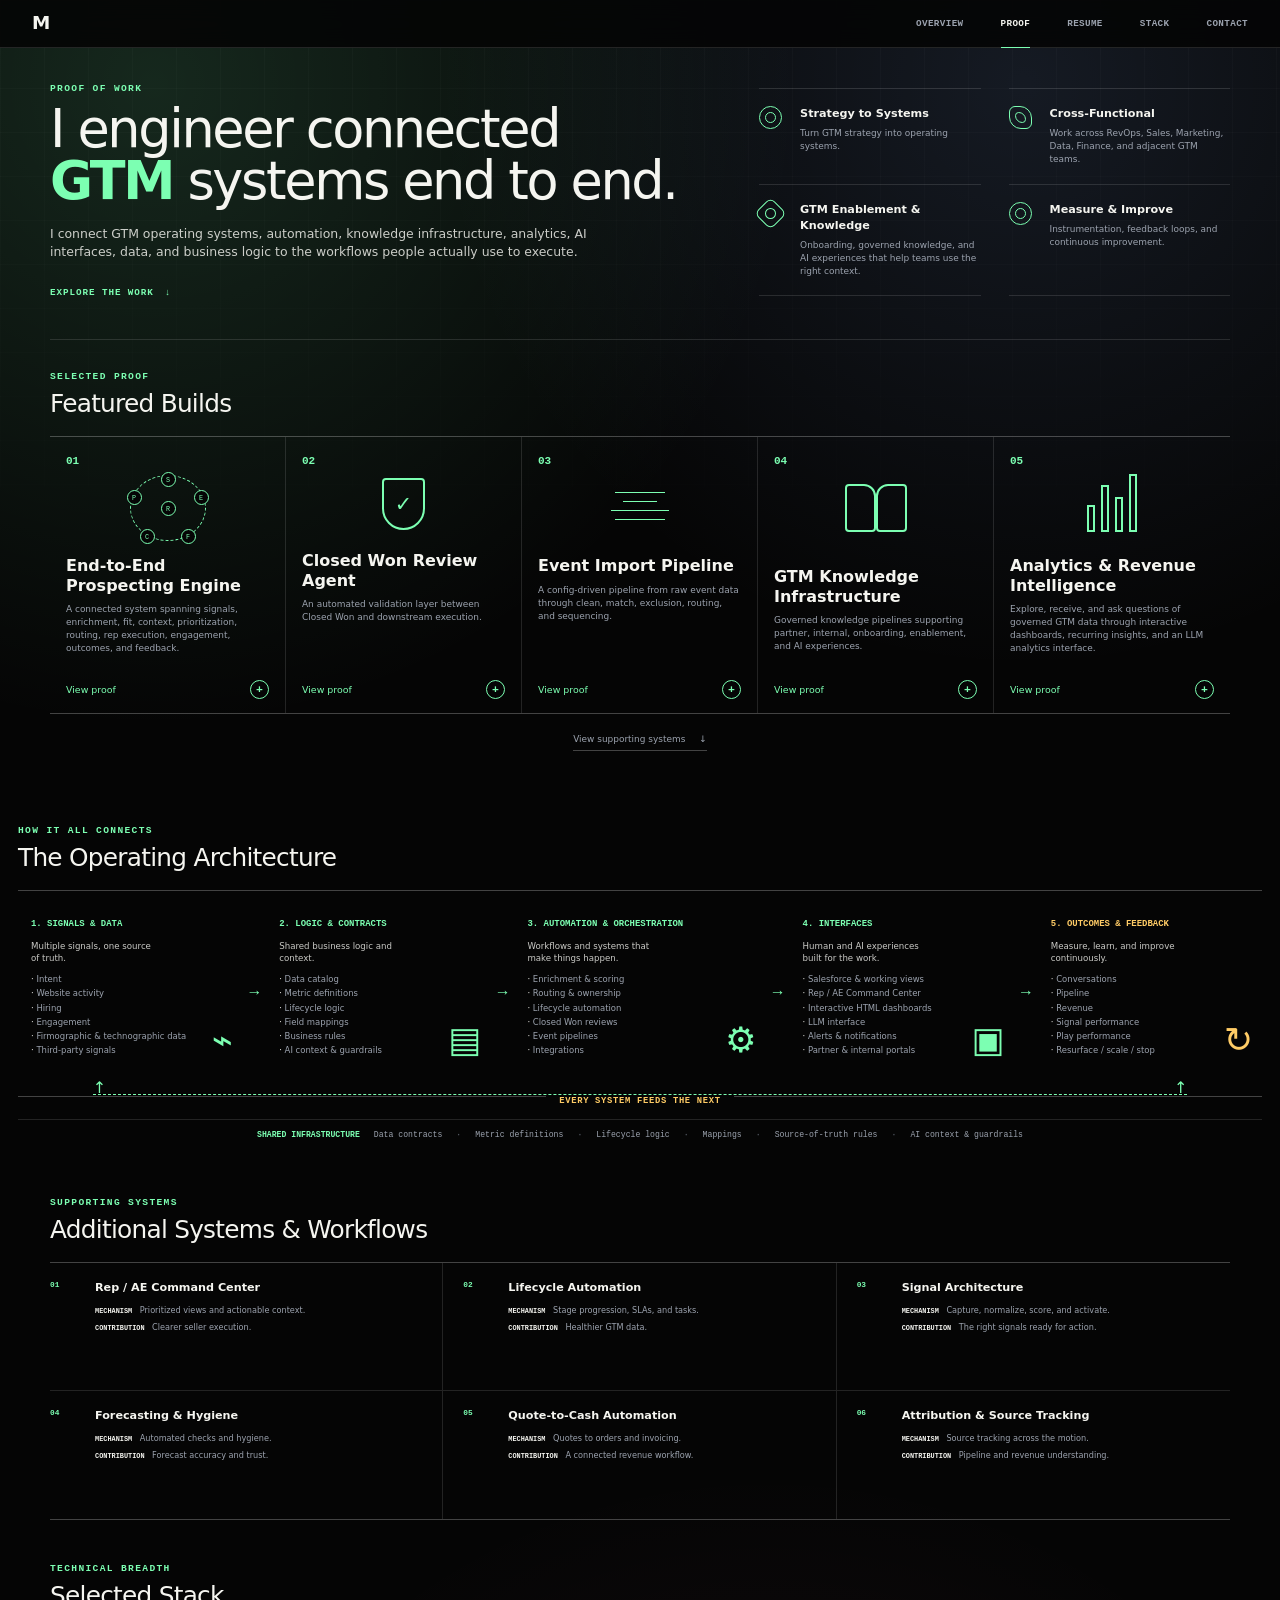
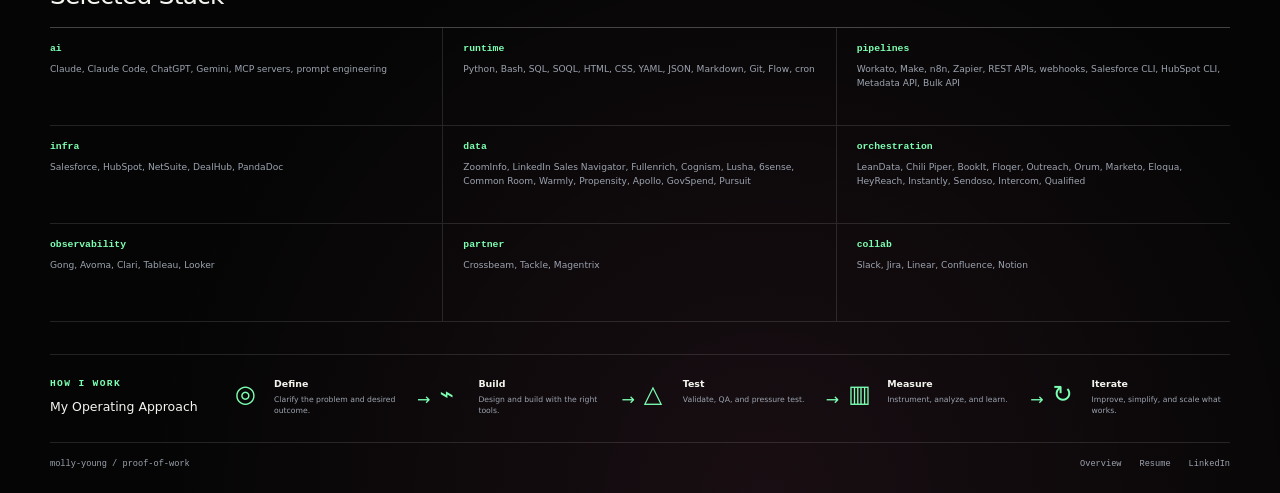
<file: proof-prototype/index.html>
<!DOCTYPE html>
<html lang="en">
<head>
  <meta charset="UTF-8" />
  <meta name="viewport" content="width=device-width, initial-scale=1.0" />
  <meta name="description" content="Selected proof of Molly Young's connected GTM systems, automation, knowledge infrastructure, analytics, and AI interfaces." />
  <title>Proof of Work | Molly Young</title>
  <link rel="stylesheet" href="styles.css" />
</head>
<body>
  <header class="site-header">
    <a class="mark" href="../" aria-label="Molly Young home">M</a>
    <nav aria-label="Portfolio navigation"><a href="../">Overview</a><a href="./" aria-current="page">Proof</a><a href="../molly-young-v1.0.0.pdf">Resume</a><a href="#selected-stack">Stack</a><a href="mailto:mollyeyoung@gmail.com">Contact</a></nav>
  </header>

  <main>
    <section class="hero page-width" aria-labelledby="page-title">
      <div class="hero-copy">
        <span class="eyebrow">PROOF OF WORK</span>
        <h1 id="page-title">I engineer connected <em>GTM</em> systems end to end.</h1>
        <p>I connect GTM operating systems, automation, knowledge infrastructure, analytics, AI interfaces, data, and business logic to the workflows people actually use to execute.</p>
        <a class="direction-link" href="#selected-proof">Explore the work <span aria-hidden="true">↓</span></a>
      </div>
      <aside class="capability-cluster" aria-label="Capability summary">
        <article><span class="cap-icon strategy" aria-hidden="true"></span><div><h2>Strategy to Systems</h2><p>Turn GTM strategy into operating systems.</p></div></article>
        <article><span class="cap-icon cross" aria-hidden="true"></span><div><h2>Cross-Functional</h2><p>Work across RevOps, Sales, Marketing, Data, Finance, and adjacent GTM teams.</p></div></article>
        <article><span class="cap-icon knowledge" aria-hidden="true"></span><div><h2>GTM Enablement &amp; Knowledge</h2><p>Onboarding, governed knowledge, and AI experiences that help teams use the right context.</p></div></article>
        <article><span class="cap-icon measure" aria-hidden="true"></span><div><h2>Measure &amp; Improve</h2><p>Instrumentation, feedback loops, and continuous improvement.</p></div></article>
      </aside>
    </section>

    <section class="selected-proof page-width" id="selected-proof" aria-labelledby="selected-title">
      <header class="section-heading"><span class="eyebrow">SELECTED PROOF</span><h2 id="selected-title">Featured Builds</h2></header>
      <div class="flagship-band">
        <article class="flagship-card prospecting-card">
          <span class="system-number">01</span>
          <div class="flagship-icon prospecting-icon" aria-hidden="true"><i></i><b>S</b><b>E</b><b>F</b><b>C</b><b>P</b><b>R</b></div>
          <h3>End-to-End Prospecting Engine</h3>
          <p>A connected system spanning signals, enrichment, fit, context, prioritization, routing, rep execution, engagement, outcomes, and feedback.</p>
          <button class="detail-toggle card-trigger" type="button" aria-expanded="false" aria-controls="flagship-detail-prospecting" data-detail="flagship-detail-prospecting" aria-label="Open proof: End-to-End Prospecting Engine"><span class="trigger-copy"><span class="when-closed">View proof</span><span class="when-open">Collapse proof</span><i aria-hidden="true"></i></span></button>
        </article>
        <article class="flagship-card closed-card">
          <span class="system-number">02</span><div class="flagship-icon shield" aria-hidden="true">✓</div>
          <h3>Closed Won Review Agent</h3><p>An automated validation layer between Closed Won and downstream execution.</p><button class="detail-toggle card-trigger" type="button" aria-expanded="false" aria-controls="flagship-detail-closed" data-detail="flagship-detail-closed" aria-label="Open proof: Closed Won Review Agent"><span class="trigger-copy"><span class="when-closed">View proof</span><span class="when-open">Collapse proof</span><i aria-hidden="true"></i></span></button>
        </article>
        <article class="flagship-card event-card">
          <span class="system-number">03</span><div class="flagship-icon filter" aria-hidden="true"><i></i><i></i><i></i><i></i></div>
          <h3>Event Import Pipeline</h3><p>A config-driven pipeline from raw event data through clean, match, exclusion, routing, and sequencing.</p><button class="detail-toggle card-trigger" type="button" aria-expanded="false" aria-controls="flagship-detail-event" data-detail="flagship-detail-event" aria-label="Open proof: Event Import Pipeline"><span class="trigger-copy"><span class="when-closed">View proof</span><span class="when-open">Collapse proof</span><i aria-hidden="true"></i></span></button>
        </article>
        <article class="flagship-card knowledge-card">
          <span class="system-number">04</span><div class="flagship-icon book" aria-hidden="true"><i></i><i></i></div>
          <h3>GTM Knowledge Infrastructure</h3><p>Governed knowledge pipelines supporting partner, internal, onboarding, enablement, and AI experiences.</p><button class="detail-toggle card-trigger" type="button" aria-expanded="false" aria-controls="flagship-detail-knowledge" data-detail="flagship-detail-knowledge" aria-label="Open proof: GTM Knowledge Infrastructure"><span class="trigger-copy"><span class="when-closed">View proof</span><span class="when-open">Collapse proof</span><i aria-hidden="true"></i></span></button>
        </article>
        <article class="flagship-card analytics-card">
          <span class="system-number">05</span><div class="flagship-icon bars" aria-hidden="true"><i></i><i></i><i></i><i></i></div>
          <h3>Analytics &amp; Revenue Intelligence</h3><p>Explore, receive, and ask questions of governed GTM data through interactive dashboards, recurring insights, and an LLM analytics interface.</p><button class="detail-toggle card-trigger" type="button" aria-expanded="false" aria-controls="flagship-detail-analytics" data-detail="flagship-detail-analytics" aria-label="Open proof: Analytics &amp; Revenue Intelligence"><span class="trigger-copy"><span class="when-closed">View proof</span><span class="when-open">Collapse proof</span><i aria-hidden="true"></i></span></button>
        </article>
      </div>
      <div class="flagship-details" aria-live="polite">
        <article class="flagship-detail-panel prospecting-panel" id="flagship-detail-prospecting" aria-labelledby="flagship-detail-prospecting-title" tabindex="-1" hidden>
          <header><div><span class="eyebrow">FEATURED BUILD 01</span><h3 id="flagship-detail-prospecting-title">End-to-End Prospecting Engine</h3></div><button class="detail-close" type="button" aria-label="Close End-to-End Prospecting Engine details">Close <span aria-hidden="true">×</span></button></header>
          <div class="detail-content-grid">
            <section><h4>Problem</h4><p>Prospecting was fragmented across signals, enrichment, lists, routing, sequencing, rep execution, and measurement. It was difficult to know who mattered, why now, whether context reached the rep, what reps actioned, and what produced pipeline.</p></section>
            <section><h4>What I built</h4><p>A connected system spanning signal capture, enrichment, ICP and persona qualification, context, prioritization, Salesforce matching, ownership, rep execution, engagement, outcomes, and resurfacing.</p></section>
            <section class="detail-wide"><h4>How it works</h4>
              <div class="proof-exhibit prospecting-exhibit" role="img" aria-label="Signals and context flow into prioritization, rep execution, and engagement outcomes. Outcomes feed a smaller feedback and resurfacing loop back into future prioritization.">
                <ol class="editorial-flow prospecting-flow" aria-hidden="true">
                  <li><span>01</span><i>⌁</i><strong>Signals &amp; Context</strong><small>Intent · web · hiring · engagement<br>Enrichment · ICP / persona</small></li>
                  <li><span>02</span><i>↑</i><strong>Prioritize</strong><small>Fit · why now · account match<br>Ownership · right motion</small></li>
                  <li><span>03</span><i>◎</i><strong>Rep Execution</strong><small>Rep / AE Command Center<br>Route · sequence · next action</small></li>
                  <li><span>04</span><i>↗</i><strong>Engagement / Outcome</strong><small>Conversation · pipeline · revenue<br>Outreach · Orum · email · LinkedIn</small></li>
                </ol>
                <div class="editorial-return" aria-hidden="true"><span>↰</span><strong>Feedback / Resurface</strong><p>Outcome becomes the next input—learn, reprioritize, and return the right account to the motion.</p><b>RETURN TO PRIORITY ↑</b></div>
              </div>
              <p class="feedback-note">Feedback / Resurface loops outcomes back into future signals and prioritization.</p><p class="supporting-note">Inputs and execution can include website, intent, hiring, procurement, and engagement signals; firmographic and technographic enrichment; Salesforce working views; the Rep / AE Command Center; Outreach, Orum, email, and LinkedIn.</p></section>
            <section><h4>Impact / Evidence</h4><p>The TitanX pilot became a forcing function for a repeatable, quality-first engine across enrichment, targeting, Salesforce loading, routing, sequencing, and measurement. TitanX remains one supporting pickup-scoring experiment—not the proof title or the whole strategy.</p></section>
            <section><h4>Stack</h4><p class="stack-line">Salesforce · Floqer · Claude Code · g-gremlin · Outreach · Orum · TitanX</p></section>
          </div>
        </article>

        <article class="flagship-detail-panel closed-panel" id="flagship-detail-closed" aria-labelledby="flagship-detail-closed-title" tabindex="-1" hidden>
          <header><div><span class="eyebrow">FEATURED BUILD 02</span><h3 id="flagship-detail-closed-title">Closed Won Review Agent</h3></div><button class="detail-close" type="button" aria-label="Close Closed Won Review Agent details">Close <span aria-hidden="true">×</span></button></header>
          <div class="detail-content-grid">
            <section><h4>Problem</h4><p>Closed Won deals could trigger shipping, invoicing, and provisioning without a validation gate. Missing or incorrect data created downstream risk, delays, and manual RevOps cleanup.</p></section>
            <section><h4>What I built</h4><p>An automated validation layer between Closed Won and downstream execution. Clean records can be approved automatically; issues return specific remediation guidance.</p></section>
            <section class="detail-wide"><h4>How it works</h4>
              <div class="proof-exhibit closed-exhibit" role="img" aria-label="A Salesforce Closed Won record enters a dominant validation control. Approved records continue to downstream fulfillment, billing, and provisioning; records needing attention receive Slack guidance and return for recheck.">
                <div class="gate-origin" aria-hidden="true"><span>SALESFORCE</span><i>✓</i><strong>Closed Won</strong><small>Recurring review</small></div>
                <div class="validation-gate" aria-hidden="true"><span>CONTROL POINT</span><strong>Validation</strong><small>~47–53 checks before downstream execution</small><p>Deal data · commercial terms · billing readiness · provisioning inputs</p></div>
                <div class="gate-outcomes" aria-hidden="true"><section class="pass-path"><span>PASS</span><strong>Release downstream</strong><small>Fulfillment · billing · provisioning</small></section><section class="issue-path"><span>ISSUE</span><strong>Remediate</strong><small>Slack guidance → correct → recheck</small></section></div>
                <div class="recheck-line" aria-hidden="true"><span>↶</span> ISSUE returns to validation</div>
              </div>
              <p class="supporting-note">AI is used selectively for fuzzy checks such as address validation and plain-English remediation guidance.</p></section>
            <section><h4>Impact / Evidence</h4><ul class="panel-list"><li>Mean time-to-approval: ~2.6 days to under 1 day</li><li>Same-day approval rate: ~60% to ~90%</li><li>Issues surface before shipping, invoicing, or provisioning</li><li>Runs unattended on a recurring schedule</li><li>No additional workflow required from Sales</li></ul></section>
            <section><h4>Stack</h4><p class="stack-line">Salesforce · Python · Claude · Slack · g-gremlin · launchd</p></section>
          </div>
        </article>

        <article class="flagship-detail-panel event-panel" id="flagship-detail-event" aria-labelledby="flagship-detail-event-title" tabindex="-1" hidden>
          <header><div><span class="eyebrow">FEATURED BUILD 03</span><h3 id="flagship-detail-event-title">Event Import Pipeline</h3></div><button class="detail-close" type="button" aria-label="Close Event Import Pipeline details">Close <span aria-hidden="true">×</span></button></header>
          <div class="detail-content-grid">
            <section><h4>Problem</h4><p>Tradeshow lists required manual cleaning and entered routing with limited control over duplicates, existing-account matches, customers, open opportunities, existing SQLs, and contacts already being worked.</p></section>
            <section><h4>What I built</h4><p>A reusable, configuration-driven event pipeline with governed matching, exclusions, operator review, activation, and retained intermediate states.</p></section>
            <section class="detail-wide"><h4>How it works</h4>
              <div class="proof-exhibit event-exhibit" role="img" aria-label="A raw event data artifact moves into governed processing for cleaning, Salesforce matching, exclusions, and an explicit operator QA checkpoint, then activates Salesforce records, campaign routing, and Outreach sequencing.">
                <ol class="editorial-flow event-flow" aria-hidden="true">
                  <li><span>01</span><i>▤</i><strong>Raw Input</strong><small>Event list<br>Retained source file</small></li>
                  <li><span>02</span><i>⌁</i><strong>Governed Processing</strong><small>Normalize · dedupe · match<br>Exclusions and retained states</small></li>
                  <li class="qa-stage"><span>03</span><i>QA</i><strong>Operator QA</strong><small>Human review checkpoint<br>Approve activation</small></li>
                  <li><span>04</span><i>↗</i><strong>Activation</strong><small>Salesforce · campaign · route<br>Outreach sequence</small></li>
                </ol>
                <p class="event-guardrails" aria-hidden="true"><strong>Guardrails</strong> Customers · open opportunities · existing SQLs · already sequenced</p>
              </div>
              <p class="supporting-note">YAML controls event-specific behavior. The pipeline supports multi-strategy matching, LeanData or manual routing, Outreach enrollment, and auditable intermediate run files.</p></section>
            <section><h4>Impact / Evidence</h4><ul class="panel-list"><li>10+ events processed</li><li>Roughly 5 to 600+ badge scans per event</li><li>Reusable configuration, matching, exclusions, routing, sequencing, and auditable files</li></ul></section>
            <section><h4>Stack</h4><p class="stack-line">Python · YAML · Salesforce · g-gremlin · LeanData · Outreach · Claude Code · Confluence</p></section>
          </div>
        </article>

        <article class="flagship-detail-panel knowledge-panel" id="flagship-detail-knowledge" aria-labelledby="flagship-detail-knowledge-title" tabindex="-1" hidden>
          <header><div><span class="eyebrow">FEATURED BUILD 04</span><h3 id="flagship-detail-knowledge-title">GTM Knowledge Infrastructure</h3></div><button class="detail-close" type="button" aria-label="Close GTM Knowledge Infrastructure details">Close <span aria-hidden="true">×</span></button></header>
          <div class="detail-content-grid">
            <section><h4>Problem</h4><p>Product, operational, enablement, and partner knowledge lived across systems, creating stale documentation, duplicate maintenance, disconnected experiences, inconsistent AI source material, and onboarding friction.</p></section>
            <section><h4>What I built</h4><p>A governed knowledge-distribution layer that makes maintained source material reusable across internal, partner, onboarding, enablement, and AI experiences.</p></section>
            <section class="detail-wide"><h4>How it works</h4>
              <div class="proof-exhibit knowledge-exhibit" role="img" aria-label="Trusted GitHub and Confluence sources converge into governed knowledge pipelines. A partner path continues through Magentrix to Partner Copilot, while Sales Knowledge Agent, Onboarding and Enablement, and Internal Knowledge Experiences consume the governed infrastructure directly.">
                <div class="knowledge-sources" aria-hidden="true"><span>TRUSTED SOURCES</span><div><i>&lt;/&gt;</i><strong>GitHub</strong><small>Versioned source</small></div><div><i>≋</i><strong>Confluence</strong><small>Curated knowledge</small></div></div>
                <div class="knowledge-core" aria-hidden="true"><span>GOVERNED CORE</span><i>⌘</i><strong>Knowledge Pipelines</strong><small>Source control · access · governance</small></div>
                <div class="knowledge-experiences" aria-hidden="true"><span>EXPERIENCES</span><div class="partner-line"><b>Magentrix</b><i>→</i><strong>Partner Copilot</strong></div><ul><li>Sales Knowledge Agent</li><li>Onboarding &amp; Enablement</li><li>Internal Knowledge Experiences</li></ul></div>
              </div>
              <p class="supporting-note">The Sales Knowledge Agent provides sourced answers for AEs and SDRs from curated trusted knowledge, with source governance, access controls, and separation of internal and customer-facing content.</p></section>
            <section><h4>Impact / Evidence</h4><p>Supports consistent knowledge reuse, less duplicate maintenance, onboarding and enablement, partner-facing knowledge, and AI experiences grounded in governed sources. No adoption or time-saved metric is claimed.</p></section>
            <section><h4>Stack</h4><p class="stack-line">GitHub · Confluence · Magentrix · Atlassian Rovo · Google Drive where applicable</p></section>
          </div>
        </article>

        <article class="flagship-detail-panel analytics-panel" id="flagship-detail-analytics" aria-labelledby="flagship-detail-analytics-title" tabindex="-1" hidden>
          <header><div><span class="eyebrow">FEATURED BUILD 05</span><h3 id="flagship-detail-analytics-title">Analytics &amp; Revenue Intelligence</h3></div><button class="detail-close" type="button" aria-label="Close Analytics &amp; Revenue Intelligence details">Close <span aria-hidden="true">×</span></button></header>
          <div class="detail-content-grid">
            <section><h4>Problem</h4><p>Leadership answers were fragmented across Salesforce reports, manual weekly assembly, changing definitions, static reporting, recurring analysis, and conversational questions—with no reliable memory of prior delivered views.</p></section>
            <section><h4>What I built</h4><p>A revenue-intelligence delivery system organized around <strong>Explore → Receive → Ask</strong>, with all three modes grounded in shared GTM data, documented definitions, and business logic.</p></section>
            <section class="detail-wide"><h4>How it works</h4>
              <div class="proof-exhibit analytics-exhibit" role="img" aria-label="A shared GTM data and business logic foundation supports three delivery experiences: Explore through an interactive executive dashboard, Receive through automated recurring insights, and Ask through an LLM analytics interface with a data catalog, business knowledge, and context layer.">
                <div class="analytics-modes" aria-hidden="true"><section><span>01 / EXPLORE</span><i>▥</i><strong>Executive GTM Summary</strong><small>Interactive HTML<br>Filter · drill down · inspect</small></section><section><span>02 / RECEIVE</span><i>↻</i><strong>Automated GTM Insights</strong><small>Recurring analysis<br>Confluence + Slack delivery</small></section><section><span>03 / ASK</span><i>?</i><strong>LLM Analytics Interface</strong><small>Data Catalog + Business Knowledge<br>→ Context Layer → LLM</small></section></div>
                <div class="analytics-foundation" aria-hidden="true"><span>SHARED FOUNDATION</span><strong>GTM Data + Business Logic / Definitions</strong><small>One trusted base, three consumption modes</small></div>
              </div>
              <div class="analytics-subproofs">
              <article><span>EXPLORE</span><h5>Executive GTM Summary</h5><p>A weekly executive view of ARR and growth, pipeline and forecast, customer health, funnel, and sources. Filters and record drilldowns sit inside self-contained interactive HTML.</p><ol><li>Salesforce</li><li>Python pull</li><li>Integrity gate</li><li>HTML dashboard</li><li>Publish / archive</li></ol><p>Builds compare with the prior version; empty core data or &gt;20% headline movement can hold publication. Historical builds, versioned definitions, and checksum-verified delivery preserve an auditable record.</p></article>
              <article><span>RECEIVE</span><h5>Automated GTM Insights</h5><p>Bi-weekly automated pipeline analysis moves from Tableau export through statistical analysis and Claude Opus narrative generation into recurring Confluence and Slack delivery.</p></article>
              <article><span>ASK</span><h5>LLM Analytics Interface</h5><p>Executives can query Salesforce through the connected MCP. Trust comes from three distinct layers:</p><ul><li><strong>Data Catalog</strong> — what exists and what it means</li><li><strong>Business Knowledge</strong> — how the motion and metrics work</li><li><strong>Context Layer</strong> — runtime definitions, mappings, instructions, guardrails, and traps</li></ul></article>
            </div></section>
            <section><h4>Impact / Evidence</h4><ul class="panel-list"><li>One weekly executive view instead of manual assembly</li><li>Scheduled refresh with an integrity gate that has held bad or partial builds</li><li>Auditable historical builds and versioned metric definitions</li><li>No new BI vendor, per-seat BI cost, or dedicated BI engineer required</li></ul></section>
            <section><h4>Stack</h4><p class="stack-line">Salesforce · Python · HTML · CSS · JavaScript · launchd · Confluence · Google Drive · Google Cloud · Tableau · Claude / Claude Code · Salesforce MCP</p><p class="source-note">Delivery currently includes Confluence and Google Drive. The authenticated Google Cloud viewer is a future delivery model, not presented as fully shipped.</p></section>
          </div>
        </article>
      </div>
      <a class="outline-link" href="#supporting">View supporting systems <span>↓</span></a>
    </section>

    <section class="architecture" aria-labelledby="architecture-title">
      <div class="architecture-inner">
        <header class="section-heading"><span class="eyebrow">HOW IT ALL CONNECTS</span><h2 id="architecture-title">The Operating Architecture</h2></header>
        <div class="architecture-scroll" tabindex="0" aria-label="Five connected system stages; scroll horizontally on smaller screens">
          <div class="architecture-flow">
            <article><span>1. SIGNALS &amp; DATA</span><p>Multiple signals, one source of truth.</p><ul><li>Intent</li><li>Website activity</li><li>Hiring</li><li>Engagement</li><li>Firmographic &amp; technographic data</li><li>Third-party signals</li></ul><i aria-hidden="true">⌁</i></article>
            <b aria-hidden="true">→</b>
            <article><span>2. LOGIC &amp; CONTRACTS</span><p>Shared business logic and context.</p><ul><li>Data catalog</li><li>Metric definitions</li><li>Lifecycle logic</li><li>Field mappings</li><li>Business rules</li><li>AI context &amp; guardrails</li></ul><i aria-hidden="true">▤</i></article>
            <b aria-hidden="true">→</b>
            <article><span>3. AUTOMATION &amp; ORCHESTRATION</span><p>Workflows and systems that make things happen.</p><ul><li>Enrichment &amp; scoring</li><li>Routing &amp; ownership</li><li>Lifecycle automation</li><li>Closed Won reviews</li><li>Event pipelines</li><li>Integrations</li></ul><i aria-hidden="true">⚙</i></article>
            <b aria-hidden="true">→</b>
            <article><span>4. INTERFACES</span><p>Human and AI experiences built for the work.</p><ul><li>Salesforce &amp; working views</li><li>Rep / AE Command Center</li><li>Interactive HTML dashboards</li><li>LLM interface</li><li>Alerts &amp; notifications</li><li>Partner &amp; internal portals</li></ul><i aria-hidden="true">▣</i></article>
            <b aria-hidden="true">→</b>
            <article><span>5. OUTCOMES &amp; FEEDBACK</span><p>Measure, learn, and improve continuously.</p><ul><li>Conversations</li><li>Pipeline</li><li>Revenue</li><li>Signal performance</li><li>Play performance</li><li>Resurface / scale / stop</li></ul><i aria-hidden="true">↻</i></article>
          </div>
        </div>
        <div class="return-line"><span>Every system feeds the next</span></div>
        <aside class="contracts-foundation" aria-label="Shared infrastructure"><strong>Shared infrastructure</strong><span>Data contracts</span><span>Metric definitions</span><span>Lifecycle logic</span><span>Mappings</span><span>Source-of-truth rules</span><span>AI context &amp; guardrails</span></aside>
      </div>
    </section>

    <section class="supporting page-width" id="supporting" aria-labelledby="supporting-title">
      <header class="section-heading"><span class="eyebrow">SUPPORTING SYSTEMS</span><h2 id="supporting-title">Additional Systems &amp; Workflows</h2></header>
      <div class="supporting-band">
        <article><span class="supporting-number">01</span><div><h3>Rep / AE Command Center</h3><p><b>Mechanism</b> Prioritized views and actionable context.</p><p><b>Contribution</b> Clearer seller execution.</p></div></article>
        <article><span class="supporting-number">02</span><div><h3>Lifecycle Automation</h3><p><b>Mechanism</b> Stage progression, SLAs, and tasks.</p><p><b>Contribution</b> Healthier GTM data.</p></div></article>
        <article><span class="supporting-number">03</span><div><h3>Signal Architecture</h3><p><b>Mechanism</b> Capture, normalize, score, and activate.</p><p><b>Contribution</b> The right signals ready for action.</p></div></article>
        <article><span class="supporting-number">04</span><div><h3>Forecasting &amp; Hygiene</h3><p><b>Mechanism</b> Automated checks and hygiene.</p><p><b>Contribution</b> Forecast accuracy and trust.</p></div></article>
        <article><span class="supporting-number">05</span><div><h3>Quote-to-Cash Automation</h3><p><b>Mechanism</b> Quotes to orders and invoicing.</p><p><b>Contribution</b> A connected revenue workflow.</p></div></article>
        <article><span class="supporting-number">06</span><div><h3>Attribution &amp; Source Tracking</h3><p><b>Mechanism</b> Source tracking across the motion.</p><p><b>Contribution</b> Pipeline and revenue understanding.</p></div></article>
      </div>
    </section>

    <section class="selected-stack page-width" id="selected-stack" aria-labelledby="stack-title">
      <header class="section-heading"><span class="eyebrow">TECHNICAL BREADTH</span><h2 id="stack-title">Selected Stack</h2></header>
      <div class="stack-grid">
        <article class="stack-card"><span>ai</span><p>Claude, Claude Code, ChatGPT, Gemini, MCP servers, prompt engineering</p></article>
        <article class="stack-card"><span>runtime</span><p>Python, Bash, SQL, SOQL, HTML, CSS, YAML, JSON, Markdown, Git, Flow, cron</p></article>
        <article class="stack-card"><span>pipelines</span><p>Workato, Make, n8n, Zapier, REST APIs, webhooks, Salesforce CLI, HubSpot CLI, Metadata API, Bulk API</p></article>
        <article class="stack-card"><span>infra</span><p>Salesforce, HubSpot, NetSuite, DealHub, PandaDoc</p></article>
        <article class="stack-card"><span>data</span><p>ZoomInfo, LinkedIn Sales Navigator, Fullenrich, Cognism, Lusha, 6sense, Common Room, Warmly, Propensity, Apollo, GovSpend, Pursuit</p></article>
        <article class="stack-card"><span>orchestration</span><p>LeanData, Chili Piper, BookIt, Floqer, Outreach, Orum, Marketo, Eloqua, HeyReach, Instantly, Sendoso, Intercom, Qualified</p></article>
        <article class="stack-card"><span>observability</span><p>Gong, Avoma, Clari, Tableau, Looker</p></article>
        <article class="stack-card"><span>partner</span><p>Crossbeam, Tackle, Magentrix</p></article>
        <article class="stack-card"><span>collab</span><p>Slack, Jira, Linear, Confluence, Notion</p></article>
      </div>
    </section>

    <section class="approach page-width" aria-labelledby="approach-title">
      <header><span class="eyebrow">HOW I WORK</span><h2 id="approach-title">My Operating Approach</h2></header>
      <ol><li><span>◎</span><div><strong>Define</strong><small>Clarify the problem and desired outcome.</small></div></li><li><span>⌁</span><div><strong>Build</strong><small>Design and build with the right tools.</small></div></li><li><span>△</span><div><strong>Test</strong><small>Validate, QA, and pressure test.</small></div></li><li><span>▥</span><div><strong>Measure</strong><small>Instrument, analyze, and learn.</small></div></li><li><span>↻</span><div><strong>Iterate</strong><small>Improve, simplify, and scale what works.</small></div></li></ol>
    </section>
  </main>
  <footer class="page-width"><span>molly-young / proof-of-work</span><nav><a href="../">Overview</a><a href="../molly-young-v1.0.0.pdf">Resume</a><a href="https://www.linkedin.com/in/molleyoung/">LinkedIn</a></nav></footer>
  <script src="script.js"></script>
</body>
</html>
</file>
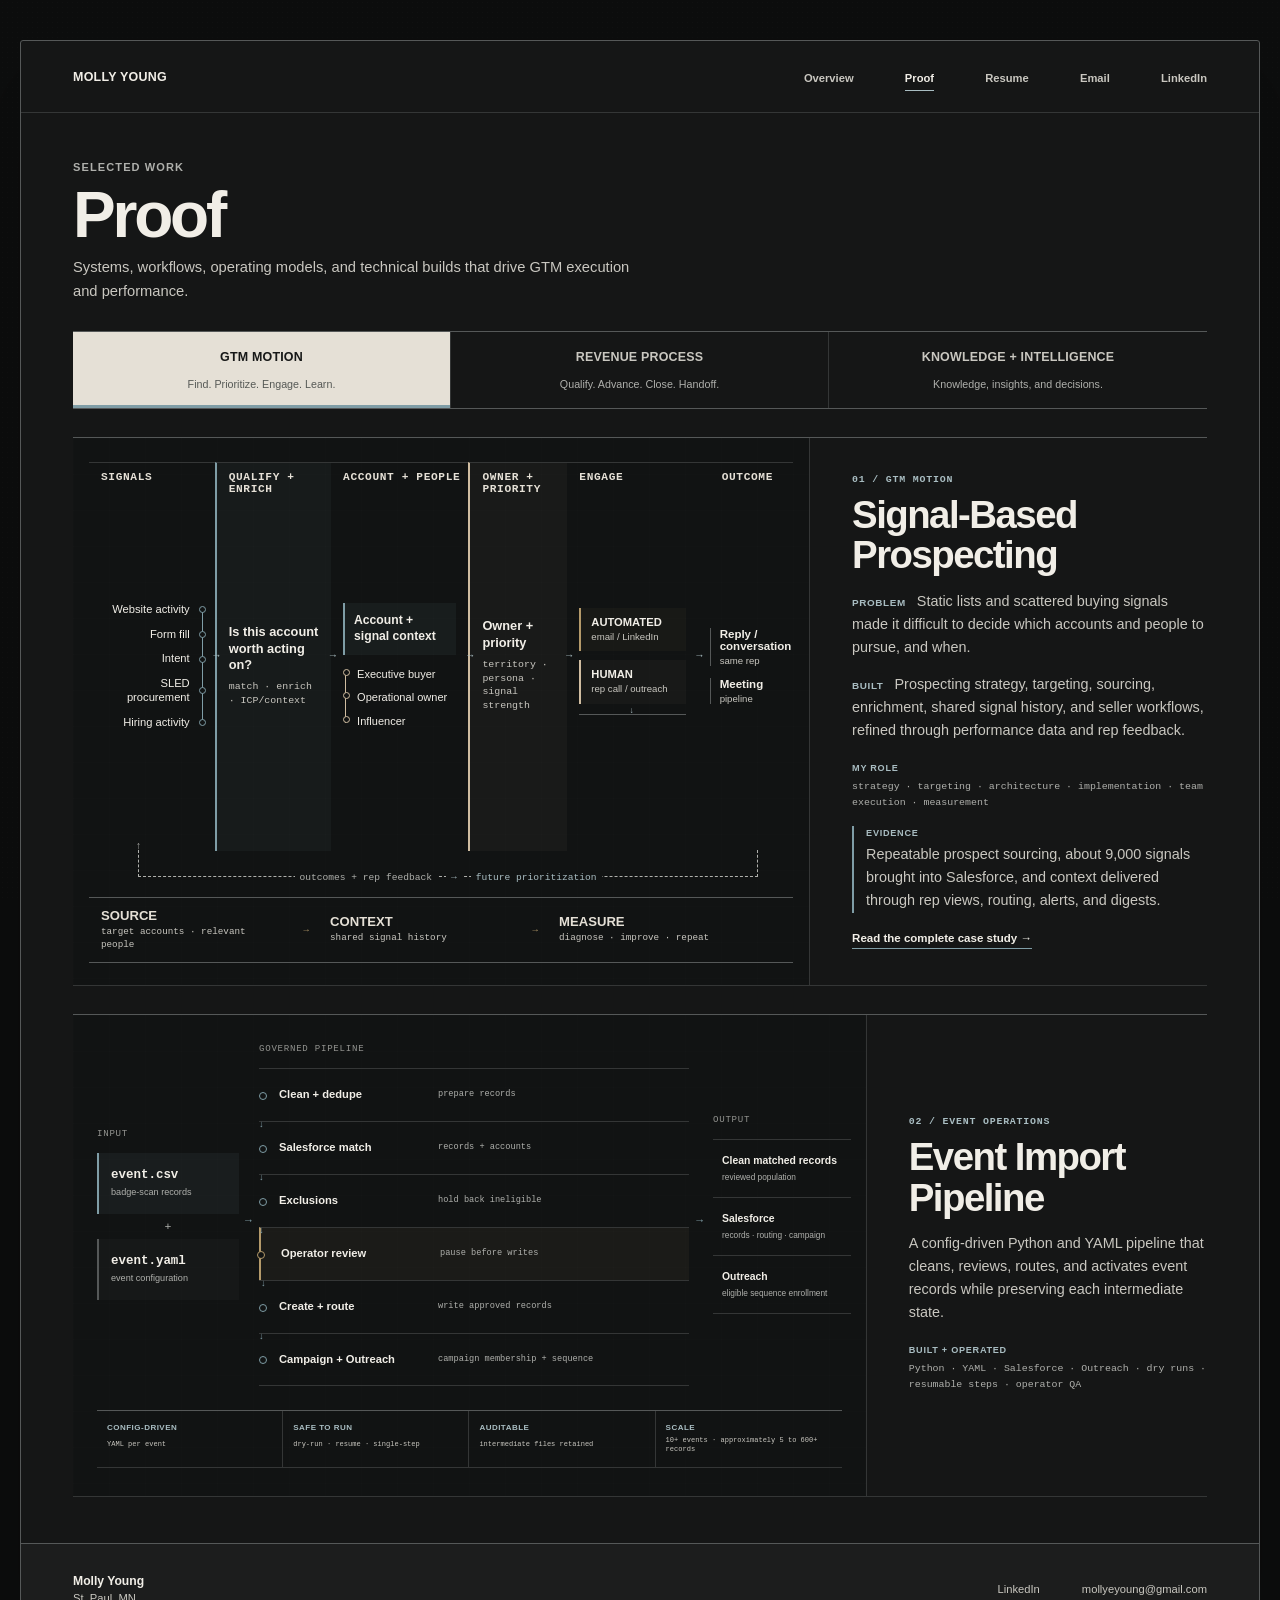
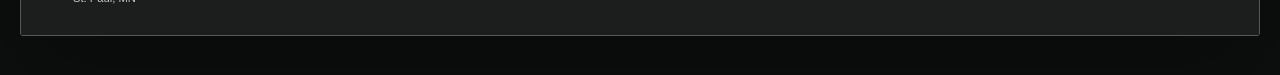
<file: proof/index.html>
<!DOCTYPE html>
<html lang="en">
<head>
  <meta charset="UTF-8" />
  <meta name="viewport" content="width=device-width, initial-scale=1.0" />
  <meta name="description" content="Selected GTM systems, workflows, operating models, and technical builds by Molly Young." />
  <title>Proof | Molly Young</title>
  <link rel="stylesheet" href="../portfolio.css" />
  <link rel="stylesheet" href="proof.css" />
  <script src="proof.js" defer></script>
</head>
<body>
  <a class="skip-link" href="#main">Skip to content</a>
  <div class="site-shell proof-shell">
    <header class="site-header">
      <a class="wordmark" href="../" aria-label="Molly Young overview">Molly Young</a>
      <nav aria-label="Primary navigation">
        <a href="../">Overview</a>
        <a href="./" aria-current="page">Proof</a>
        <a href="../molly-young-resume-v1.1.0.pdf" target="_blank" rel="noopener">Resume</a>
        <a href="mailto:mollyeyoung@gmail.com">Email</a>
        <a href="https://www.linkedin.com/in/molleyoung/" target="_blank" rel="noopener">LinkedIn</a>
      </nav>
    </header>

    <main id="main" class="proof-main">
      <header class="proof-intro">
        <p class="eyebrow">Selected work</p>
        <h1>Proof</h1>
        <p>Systems, workflows, operating models, and technical builds that drive GTM execution and performance.</p>
      </header>

      <div class="proof-switcher" role="tablist" aria-label="Proof categories">
        <button id="tab-gtm-motion" role="tab" aria-selected="true" aria-controls="panel-gtm-motion" tabindex="0" data-view="gtm-motion">
          <strong>GTM Motion</strong><span>Find. Prioritize. Engage. Learn.</span>
        </button>
        <button id="tab-revenue-process" role="tab" aria-selected="false" aria-controls="panel-revenue-process" tabindex="-1" data-view="revenue-process">
          <strong>Revenue Process</strong><span>Qualify. Advance. Close. Handoff.</span>
        </button>
        <button id="tab-knowledge-intelligence" role="tab" aria-selected="false" aria-controls="panel-knowledge-intelligence" tabindex="-1" data-view="knowledge-intelligence">
          <strong>Knowledge + Intelligence</strong><span>Knowledge, insights, and decisions.</span>
        </button>
      </div>

      <section class="proof-view" id="panel-gtm-motion" role="tabpanel" tabindex="0" aria-labelledby="tab-gtm-motion" data-panel="gtm-motion">
        <article class="proof-project feature-project" id="quality-first-prospecting">
          <div class="project-visual signal-preview combined-signal-preview" role="img" aria-label="Market signals pass through research, qualification, enrichment, account and contact matching, then ownership and priority. Automated and human seller paths converge on the owning rep before outcomes and feedback return to future prioritization. Shared signal history and rep feedback support the prospecting motion.">
            <div class="signal-snapshot">
              <section class="signal-step snapshot-signals">
                <p>Signals</p>
                <div class="signal-cluster"><span>Website activity</span><span>Form fill</span><span>Intent</span><span>SLED procurement</span><span>Hiring activity</span></div>
              </section>
              <section class="signal-step snapshot-qualify">
                <p>Qualify + enrich</p>
                <strong>Is this account worth acting on?</strong>
                <small>match · enrich · ICP/context</small>
              </section>
              <section class="signal-step snapshot-account">
                <p>Account + people</p>
                <div class="qualified-account">Account + signal context</div>
                <div class="snapshot-people"><span>Executive buyer</span><span>Operational owner</span><span>Influencer</span></div>
              </section>
              <section class="signal-step snapshot-owner">
                <p>Owner + priority</p>
                <strong>Owner + priority</strong>
                <small>territory · persona · signal strength</small>
              </section>
              <section class="signal-step snapshot-engage">
                <p>Engage</p>
                <div class="engagement-lanes"><span class="automated-lane"><strong>Automated</strong><small>email / LinkedIn</small></span><span class="human-lane"><strong>Human</strong><small>rep call / outreach</small></span></div>
                <div class="reply-convergence" aria-hidden="true"></div>
              </section>
              <section class="signal-step snapshot-outcome">
                <p>Outcome</p>
                <span><strong>Reply / conversation</strong><small>same rep</small></span>
                <span><strong>Meeting</strong><small>pipeline</small></span>
              </section>
            </div>
            <div class="snapshot-feedback"><span>outcomes + rep feedback</span><i>→</i><strong>future prioritization</strong></div>
            <div class="signal-proof-strip" aria-hidden="true">
              <span><strong>Source</strong><small>target accounts · relevant people</small></span>
              <i>→</i>
              <span><strong>Context</strong><small>shared signal history</small></span>
              <i>→</i>
              <span><strong>measure</strong><small>diagnose · improve · repeat</small></span>
            </div>
          </div>
          <div class="project-copy">
            <p class="project-index">01 / GTM motion</p>
            <h2>Signal-Based Prospecting</h2>
            <p><strong class="preview-label">Problem</strong> Static lists and scattered buying signals made it difficult to decide which accounts and people to pursue, and when.</p>
            <p><strong class="preview-label">Built</strong> Prospecting strategy, targeting, sourcing, enrichment, shared signal history, and seller workflows, refined through performance data and rep feedback.</p>
            <p class="project-meta"><strong>My role</strong> strategy · targeting · architecture · implementation · team execution · measurement</p>
            <p class="preview-evidence"><strong>Evidence</strong> Repeatable prospect sourcing, about 9,000 signals brought into Salesforce, and context delivered through rep views, routing, alerts, and digests.</p>
            <a href="quality-first-prospecting/">Read the complete case study <span aria-hidden="true">→</span></a>
          </div>
        </article>

        <article class="proof-project event-project" id="event-import-pipeline">
          <div class="project-visual pipeline-preview" role="img" aria-label="An event CSV and event YAML configuration enter a governed pipeline. Records move through clean and dedupe, Salesforce match, exclusions, operator review, create and route, then campaign and Outreach. Outputs are clean matched records in Salesforce and eligible sequence enrollment in Outreach. The config-driven system supports dry-run, resume, single-step execution, and retained intermediate files across more than 10 events ranging from approximately 5 to more than 600 records.">
            <div class="pipeline-system">
              <section class="pipeline-input">
                <p>Input</p>
                <div class="source-file"><strong>event.csv</strong><span>badge-scan records</span></div>
                <span class="file-join">+</span>
                <div class="source-file config-file"><strong>event.yaml</strong><span>event configuration</span></div>
              </section>

              <section class="pipeline-flow">
                <p>Governed pipeline</p>
                <ol>
                  <li><strong>Clean + dedupe</strong><span>prepare records</span></li>
                  <li><strong>Salesforce match</strong><span>records + accounts</span></li>
                  <li><strong>Exclusions</strong><span>hold back ineligible</span></li>
                  <li class="review-stage"><strong>Operator review</strong><span>pause before writes</span></li>
                  <li><strong>Create + route</strong><span>write approved records</span></li>
                  <li><strong>Campaign + Outreach</strong><span>campaign membership + sequence</span></li>
                </ol>
              </section>

              <section class="pipeline-output">
                <p>Output</p>
                <span><strong>Clean matched records</strong><small>reviewed population</small></span>
                <span><strong>Salesforce</strong><small>records · routing · campaign</small></span>
                <span><strong>Outreach</strong><small>eligible sequence enrollment</small></span>
              </section>
            </div>

            <div class="pipeline-evidence">
              <div><strong>Config-driven</strong><span>YAML per event</span></div>
              <div><strong>Safe to run</strong><span>dry-run · resume · single-step</span></div>
              <div><strong>Auditable</strong><span>intermediate files retained</span></div>
              <div><strong>Scale</strong><span>10+ events · approximately 5 to 600+ records</span></div>
            </div>
          </div>
          <div class="project-copy">
            <p class="project-index">02 / Event operations</p>
            <h2>Event Import Pipeline</h2>
            <p>A config-driven Python and YAML pipeline that cleans, reviews, routes, and activates event records while preserving each intermediate state.</p>
            <p class="project-meta"><strong>Built + operated</strong> Python · YAML · Salesforce · Outreach · dry runs · resumable steps · operator QA</p>
          </div>
        </article>
      </section>

      <section class="proof-view" id="panel-revenue-process" role="tabpanel" tabindex="0" aria-labelledby="tab-revenue-process" data-panel="revenue-process" hidden>
        <article class="proof-project feature-project lifecycle-project" id="new-business-lifecycle">
          <a class="project-visual lifecycle-preview" href="new-business-lifecycle/" aria-label="Open the existing interactive New Business Lifecycle artifact">
            <img src="../assets/lifecycle-preview.jpg" alt="Authentic preview of the interactive New Business Lifecycle artifact showing source, contact, meeting, opportunity, and off-ramp logic" />
          </a>
          <div class="project-copy">
            <p class="project-index">01 / Revenue process</p>
            <h2>New Business Lifecycle</h2>
            <p>The existing interactive artifact connects acquisition source, contact progression, meeting outcomes, opportunity acceptance, forecasting, and post-sale handoff.</p>
            <p class="project-meta"><strong>Built + maintained</strong> contact status · meeting records · opportunity stages · forecast categories</p>
            <a href="new-business-lifecycle/">Open interactive lifecycle <span aria-hidden="true">→</span></a>
          </div>
        </article>

        <article class="proof-project" id="closed-won-review">
          <div class="project-visual validation-preview" role="img" aria-label="A scheduled review pulls Salesforce Closed Won deals into a Python validation engine. Deterministic checks cover explicit business rules, while Claude assists only with address interpretation and readable remediation guidance. Clean deals are cleared for downstream execution. Issues create a Slack alert with specific remediation and then recheck.">
            <div class="validation-runtime">
              <span><strong>launchd scheduler</strong><small>every 2 hours · 6am–8pm</small></span>
              <i>↓</i>
              <span><strong>Salesforce Closed Won deals</strong><small>scheduled review population</small></span>
              <i>↓</i>
              <span class="validation-engine"><strong>Python validation engine</strong><small>rules · orchestration · status handling</small></span>
            </div>
            <div class="validation-split">
              <section class="deterministic-checks">
                <p>Deterministic</p>
                <span>products · dates · billing</span>
                <span>contracts · signatures</span>
                <span>other rule-based checks</span>
              </section>
              <section class="ai-checks">
                <p>AI-assisted</p>
                <strong>Claude</strong>
                <span>address validation</span>
                <span>human-readable remediation guidance</span>
              </section>
            </div>
            <div class="validation-decision"><small>Decision gate</small><strong>PASS / ISSUE</strong></div>
            <div class="validation-branches">
              <div class="pass-path"><span>Pass</span><strong>Write Approved status to Salesforce</strong><i>shipping · invoicing · provisioning</i></div>
              <div class="issue-path"><span>Issue</span><strong>Slack Deal Desk alert</strong><i>specific remediation · recheck ↺</i></div>
            </div>
            <div class="validation-evidence technical-strip">
              <div><strong>Control point</strong><span>Salesforce deal + approval home</span></div>
              <div><strong>Logic</strong><span>deterministic rules · narrow AI assistance</span></div>
              <div><strong>Operation</strong><span>scheduled review · exception recheck</span></div>
              <div><strong>Measured result</strong><span>about 2.6 days → under 1 day</span></div>
            </div>
          </div>
          <div class="project-copy">
            <p class="project-index">02 / Governed handoff</p>
            <h2>Closed Won Review Agent</h2>
            <p>Automated the control point between Closed Won and fulfillment, clearing clean deals and catching issues before downstream execution. The latest iteration reduced mean approval time from about 2.6 days to under one day.</p>
            <p class="project-meta"><strong>My role</strong> control design · deterministic validation · orchestration · exception experience</p>
            <a href="closed-won-review/">Read the complete case study <span aria-hidden="true">→</span></a>
          </div>
        </article>
      </section>

      <section class="proof-view" id="panel-knowledge-intelligence" role="tabpanel" tabindex="0" aria-labelledby="tab-knowledge-intelligence" data-panel="knowledge-intelligence" hidden>
        <article class="proof-project feature-project" id="gtm-knowledge-layer">
          <div class="project-visual knowledge-preview combined-knowledge-preview" role="img" aria-label="Product and sales knowledge remains separate from the GTM data catalog and operational truth. Both pass through governance controls and an AI context layer before reaching seller, partner, customer, AI, MCP, analysis, and executive-intelligence interfaces. The Sales Knowledge Agent is one governed consumption layer.">
            <div class="knowledge-foundations">
              <section class="catalog-source">
                <p>GTM data catalog</p>
                <span>field / object meaning</span><span>metric definitions</span><span>relationships</span><span>reliability / traps</span>
              </section>
              <b>+</b>
              <section class="resource-source">
                <p>Product + sales knowledge</p>
                <span>product truth</span><span>sales guidance</span><span>business definitions</span><span>operating rules</span>
              </section>
            </div>
            <div class="knowledge-convergence" aria-hidden="true"><span></span><span></span><i>↓</i></div>
            <div class="context-layer"><strong>Governance + AI context</strong><span>provenance · validation · permissions · access · audience boundaries · interpretation rules</span></div>
            <i class="knowledge-flow-arrow">↓</i>
            <div class="knowledge-use knowledge-use-wide"><span>Seller</span><span>Partner</span><span>Customer</span><span>AI / MCP</span><span>Analysis</span><span>Executive</span></div>
            <div class="knowledge-agent-note"><strong>One application</strong><span>Sales Knowledge Agent</span></div>
          </div>
          <div class="project-copy">
            <p class="project-index">01 / Knowledge architecture</p>
            <h2>GTM Knowledge Layer</h2>
            <p><strong class="preview-label">Problem</strong> Sales knowledge had no usable centralized foundation, while product knowledge, operating truth, and data definitions lived across different source systems.</p>
            <p><strong class="preview-label">Built</strong> A governed foundation separating business knowledge from the GTM data catalog, then delivering trusted context through human and machine interfaces.</p>
            <p class="project-meta"><strong>My role</strong> source-of-truth design · knowledge architecture · publishing · governance · delivery</p>
            <p class="preview-evidence"><strong>Evidence</strong> The Sales Knowledge Agent is one governed application of the shared foundation, not a separate knowledge source.</p>
            <a href="gtm-knowledge-layer/">Read the complete case study <span aria-hidden="true">→</span></a>
          </div>
        </article>

        <article class="proof-project" id="revenue-intelligence">
          <div class="project-visual intelligence-preview" role="img" aria-label="Salesforce data moves through a Python data pull and Python build. An integrity gate holds publication if the core dataset is empty or if a headline metric moves more than 20 percent. Passing builds become a self-contained HTML dashboard, followed by versioned publication, archive, and delivery. The weekly launchd schedule delivers through Confluence and Google Drive, with build comparison and checksum verification.">
            <div class="intelligence-build">
              <div class="build-source"><strong>Salesforce</strong></div><i>↓</i>
              <div class="build-step"><strong>Python data pull</strong></div><i>↓</i>
              <div class="build-step"><strong>Python build</strong></div><i>↓</i>
              <div class="integrity-gate"><small>Integrity gate</small><strong>Hold publication when</strong><span>core dataset is empty</span><span>headline metric moves &gt;20%</span></div><i>↓</i>
              <div class="build-output"><strong>Self-contained HTML dashboard</strong><span>HTML · CSS · JavaScript</span></div><i>↓</i>
              <div class="delivery-output"><strong>Versioned publish / archive / delivery</strong><span>Confluence · Google Drive</span></div>
            </div>
            <div class="intelligence-evidence technical-strip">
              <div><strong>Schedule</strong><span>weekly / launchd</span></div>
              <div><strong>Delivery</strong><span>Confluence + Google Drive</span></div>
              <div><strong>Integrity</strong><span>build comparison + checksum verification</span></div>
              <div><strong>Format</strong><span>self-contained HTML / CSS / JavaScript</span></div>
            </div>
          </div>
          <div class="project-copy">
            <p class="project-index">02 / Revenue intelligence</p>
            <h2>Executive GTM Summary / Revenue Intelligence</h2>
            <p>A weekly executive view of ARR and growth, pipeline and forecast, customer health, funnel, and sources inside self-contained interactive HTML.</p>
            <p class="project-meta"><strong>Built + operated</strong> Python pull · integrity checks · versioned definitions · historical builds · auditable HTML delivery</p>
            <a href="revenue-intelligence/">Read the complete case study <span aria-hidden="true">→</span></a>
          </div>
        </article>
      </section>
    </main>

    <footer class="site-footer">
      <div><strong>Molly Young</strong><span>St. Paul, MN</span></div>
      <a href="https://www.linkedin.com/in/molleyoung/" target="_blank" rel="noopener">LinkedIn</a>
      <a href="mailto:mollyeyoung@gmail.com">mollyeyoung@gmail.com</a>
    </footer>
  </div>
</body>
</html>
</file>
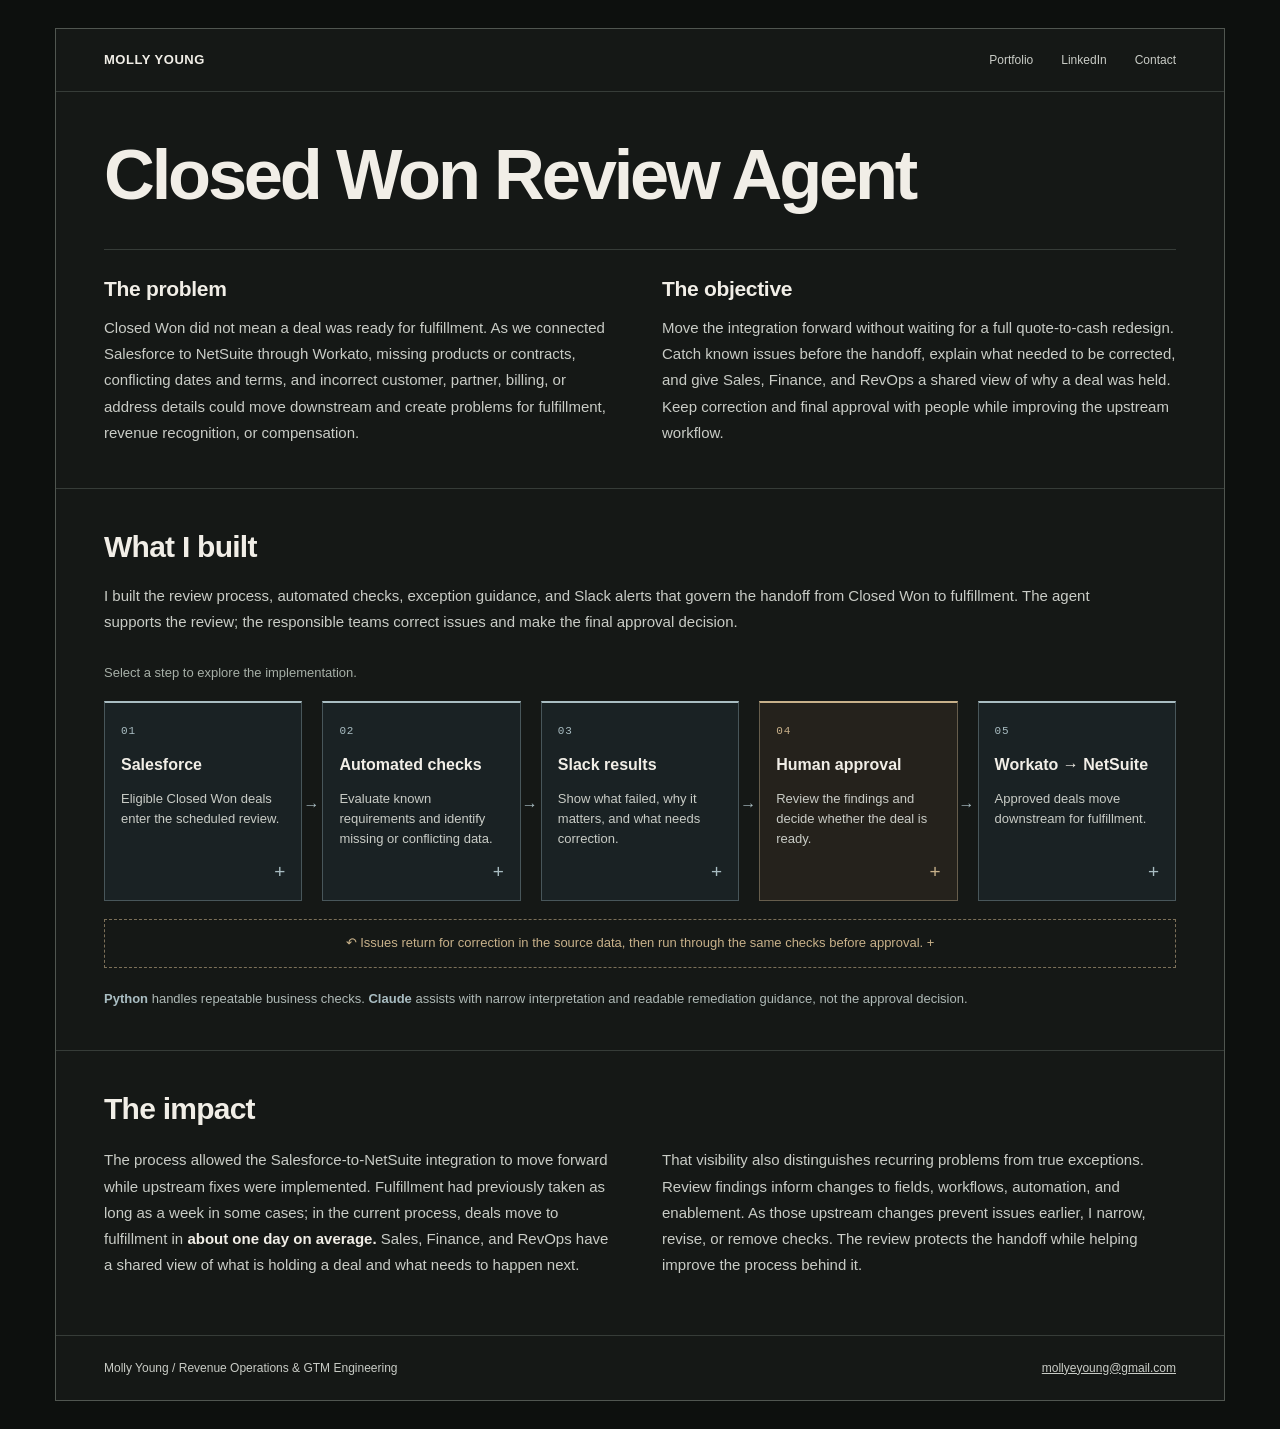
<file: proof/closed-won-review/index.html>
<!DOCTYPE html>
<html lang="en">
<head>
<meta charset="UTF-8"><meta name="viewport" content="width=device-width, initial-scale=1">
<meta name="description" content="A human-in-the-loop Closed Won review protecting fulfillment while Salesforce-to-NetSuite integration evolves.">
<title>Closed Won Review Agent | Molly Young</title>
<style>
:root{color-scheme:dark;--bg:#0d100e;--surface:#151816;--line:#363c38;--text:#f1eee7;--body:#c9ccc6;--blue:#a9bdc2;--gold:#c8b18a;font-family:Inter,ui-sans-serif,-apple-system,BlinkMacSystemFont,"Segoe UI",Arial,sans-serif}*{box-sizing:border-box}body{margin:0;background:var(--bg);color:var(--text);font-size:16px;line-height:1.7}a{color:inherit}button{font:inherit}a:focus-visible,button:focus-visible{outline:2px solid var(--blue);outline-offset:5px}.shell{max-width:1170px;margin:28px auto;border:1px solid #505650;background:var(--surface)}.top{padding:20px 48px;display:flex;justify-content:space-between;gap:24px;border-bottom:1px solid var(--line);align-items:center}.brand{font-size:13px;font-weight:750;text-transform:uppercase;letter-spacing:.04em;text-decoration:none}nav{display:flex;gap:28px}nav a{font-size:12px;color:var(--body);text-decoration:none}.intro{padding:46px 48px 42px}h1{font-size:clamp(42px,5.5vw,72px);line-height:1.06;letter-spacing:-.045em;font-weight:680;max-width:850px;margin:0 0 36px}h2{font-size:30px;line-height:1.2;letter-spacing:-.025em;margin:0 0 18px}.opening{display:grid;grid-template-columns:1fr 1fr;gap:44px;border-top:1px solid var(--line);padding-top:26px}.opening h2{font-size:21px;letter-spacing:-.015em;margin-bottom:14px}p{margin:0 0 16px;color:var(--body);font-size:15px;line-height:1.75}p:last-child{margin-bottom:0}.build,.impact{border-top:1px solid var(--line);padding:40px 48px}.lead{max-width:1020px}.hint{font-size:13px;color:#a6afa7;margin:26px 0 17px}.flow{display:grid;grid-template-columns:repeat(5,minmax(0,1fr));gap:20px;list-style:none;margin:0;padding:0}.flow li{position:relative;min-width:0}.flow li:not(:last-child)::after{content:"→";position:absolute;right:-17px;top:45%;color:var(--blue)}.step{width:100%;height:100%;min-height:200px;text-align:left;display:flex;flex-direction:column;align-items:flex-start;gap:13px;padding:19px 16px;background:#1a2224;border:1px solid #48565a;border-top:2px solid var(--blue);color:var(--text);cursor:pointer}.step:hover{background:#233035;border-color:var(--blue)}.step .number{font-size:11px;letter-spacing:.08em;color:var(--blue);font-family:ui-monospace,monospace}.step strong{font-size:16px;line-height:1.35}.step .summary{font-size:13px;line-height:1.55;color:var(--body)}.plus{align-self:flex-end;margin-top:auto;font-size:19px;line-height:1;color:var(--blue)}.human .step{background:#25221c;border-color:#665d4c;border-top-color:var(--gold)}.human .step:hover{background:#322c22}.human .number,.human .plus{color:var(--gold)}.loop{margin:18px 0 0;padding:12px 18px;width:100%;border:1px dashed #7c7059;color:var(--gold);background:transparent;text-align:center;cursor:pointer;font-size:13px}.loop:hover{background:#25221c}.technical{margin:20px 0 0;font-size:13px;color:#aeb9b6}.technical strong{color:var(--blue)}.impact-body{display:grid;grid-template-columns:1fr 1fr;gap:44px}.impact h2{margin-bottom:20px}.impact strong{color:var(--text)}footer{border-top:1px solid var(--line);padding:22px 48px;display:flex;justify-content:space-between;gap:20px;color:var(--body);font-size:12px}footer a{font-size:12px}.skip{position:absolute;left:-9999px}.skip:focus{left:12px;top:12px;padding:10px;background:var(--surface);z-index:5}dialog{width:min(650px,calc(100% - 32px));max-height:85vh;overflow:auto;border:1px solid #65736b;border-radius:3px;background:#191e1b;color:var(--text);padding:30px;box-shadow:0 20px 80px #0009}dialog::backdrop{background:#000b}dialog h2{font-size:26px;margin-right:45px}dialog p{font-size:15px}dialog ul{color:var(--body);padding-left:20px;font-size:15px}dialog li{margin-bottom:8px}.close{float:right;border:1px solid var(--line);background:transparent;color:var(--text);padding:5px 12px;cursor:pointer;font-size:20px}.dialog-label{color:var(--blue);font-size:12px;margin-bottom:12px}body:has(dialog[open]){overflow:hidden}
@media(max-width:900px){.shell{margin:16px}.top{padding:20px 28px}.intro,.build,.impact{padding:32px 28px}.flow{gap:12px}.flow li:not(:last-child)::after{right:-11px;font-size:12px}.step{padding:14px 10px;min-height:215px}.step strong{font-size:14px}.step .summary{font-size:12px}footer{padding:22px 28px}}
@media(max-width:680px){.shell{margin:0;border:0}.top{padding:20px;gap:12px}nav{gap:16px}.intro,.build,.impact{padding:30px 20px}h1{font-size:44px;margin-bottom:28px}.opening,.impact-body{grid-template-columns:1fr;gap:24px}.flow{grid-template-columns:1fr;gap:20px}.step{min-height:0;display:grid;grid-template-columns:26px 1fr 18px;gap:7px 12px;padding:16px}.step .number{grid-row:1/3}.step strong{font-size:16px}.step .summary{grid-column:2;font-size:13px}.plus{grid-column:3;grid-row:1/3;align-self:center}.flow li:not(:last-child)::after{content:"↓";right:50%;top:auto;bottom:-21px;font-size:16px}footer{padding:20px;flex-direction:column;gap:8px}.loop{font-size:12px}dialog{padding:22px}h2{font-size:27px}}
</style>
</head>
<body>
<a class="skip" href="#main">Skip to content</a>
<div class="shell">
<header class="top"><a class="brand" href="https://molleyoung.github.io/whoami/">Molly Young</a><nav aria-label="Primary"><a href="https://molleyoung.github.io/whoami/proof/">Portfolio</a><a href="https://www.linkedin.com/in/molleyoung/">LinkedIn</a><a href="mailto:mollyeyoung@gmail.com">Contact</a></nav></header>
<main id="main">
<section class="intro">
<h1>Closed Won Review Agent</h1>
<div class="opening">
<article><h2>The problem</h2><p>Closed Won did not mean a deal was ready for fulfillment. As we connected Salesforce to NetSuite through Workato, missing products or contracts, conflicting dates and terms, and incorrect customer, partner, billing, or address details could move downstream and create problems for fulfillment, revenue recognition, or compensation.</p></article>
<article><h2>The objective</h2><p>Move the integration forward without waiting for a full quote-to-cash redesign. Catch known issues before the handoff, explain what needed to be corrected, and give Sales, Finance, and RevOps a shared view of why a deal was held. Keep correction and final approval with people while improving the upstream workflow.</p></article>
</div>
</section>
<section class="build" aria-labelledby="build-heading">
<h2 id="build-heading">What I built</h2>
<p class="lead">I built the review process, automated checks, exception guidance, and Slack alerts that govern the handoff from Closed Won to fulfillment. The agent supports the review; the responsible teams correct issues and make the final approval decision.</p>
<p class="hint">Select a step to explore the implementation.</p>
<ol class="flow" aria-label="Closed Won review process">
<li><button class="step" data-dialog="source" aria-haspopup="dialog"><span class="number">01</span><strong>Salesforce</strong><span class="summary">Eligible Closed Won deals enter the scheduled review.</span><span class="plus" aria-hidden="true">+</span></button></li>
<li><button class="step" data-dialog="checks" aria-haspopup="dialog"><span class="number">02</span><strong>Automated checks</strong><span class="summary">Evaluate known requirements and identify missing or conflicting data.</span><span class="plus" aria-hidden="true">+</span></button></li>
<li><button class="step" data-dialog="slack" aria-haspopup="dialog"><span class="number">03</span><strong>Slack results</strong><span class="summary">Show what failed, why it matters, and what needs correction.</span><span class="plus" aria-hidden="true">+</span></button></li>
<li class="human"><button class="step" data-dialog="approval" aria-haspopup="dialog"><span class="number">04</span><strong>Human approval</strong><span class="summary">Review the findings and decide whether the deal is ready.</span><span class="plus" aria-hidden="true">+</span></button></li>
<li><button class="step" data-dialog="handoff" aria-haspopup="dialog"><span class="number">05</span><strong>Workato → NetSuite</strong><span class="summary">Approved deals move downstream for fulfillment.</span><span class="plus" aria-hidden="true">+</span></button></li>
</ol>
<button class="loop" data-dialog="correction" aria-haspopup="dialog">↶ Issues return for correction in the source data, then run through the same checks before approval. <span aria-hidden="true">+</span></button>
<p class="technical"><strong>Python</strong> handles repeatable business checks. <strong>Claude</strong> assists with narrow interpretation and readable remediation guidance, not the approval decision.</p>
</section>
<section class="impact" aria-labelledby="impact-heading">
<h2 id="impact-heading">The impact</h2>
<div class="impact-body">
<p>The process allowed the Salesforce-to-NetSuite integration to move forward while upstream fixes were implemented. Fulfillment had previously taken as long as a week in some cases; in the current process, deals move to fulfillment in <strong>about one day on average.</strong> Sales, Finance, and RevOps have a shared view of what is holding a deal and what needs to happen next.</p>
<p>That visibility also distinguishes recurring problems from true exceptions. Review findings inform changes to fields, workflows, automation, and enablement. As those upstream changes prevent issues earlier, I narrow, revise, or remove checks. The review protects the handoff while helping improve the process behind it.</p>
</div>
</section>
</main>
<footer><span>Molly Young / Revenue Operations &amp; GTM Engineering</span><a href="mailto:mollyeyoung@gmail.com">mollyeyoung@gmail.com</a></footer>
</div>
<dialog id="source" aria-labelledby="source-title"><button class="close" aria-label="Close details">×</button><p class="dialog-label">Salesforce</p><h2 id="source-title">Define the review population</h2><p>Eligible Closed Won deals are evaluated on a consistent operating cadence. The review sits between the sales milestone and the downstream handoff, where incomplete or inconsistent deal data can affect fulfillment, revenue recognition, and compensation.</p><p>Salesforce supplies the deal data; entering the review does not itself approve a deal.</p></dialog>
<dialog id="checks" aria-labelledby="checks-title"><button class="close" aria-label="Close details">×</button><p class="dialog-label">Python + narrow Claude assistance</p><h2 id="checks-title">Check the current business requirements</h2><p>A scheduled Python agent evaluates the deal against the current requirements. Repeatable logic handles explicit checks wherever possible.</p><ul><li>Products, dates, and commercial terms</li><li>Contracts and signature requirements</li><li>Customer, partner, and billing relationships</li><li>Addresses and other known fulfillment requirements</li></ul><p>Claude is used narrowly where interpretation or clearer remediation language is useful. It does not make the final approval decision.</p></dialog>
<dialog id="slack" aria-labelledby="slack-title"><button class="close" aria-label="Close details">×</button><p class="dialog-label">Shared operating visibility</p><h2 id="slack-title">Make the result actionable</h2><p>Slack alerts show Sales, Finance, and RevOps what passed, what failed, and what needs to be corrected. Instead of a generic rejection, the team receives specific guidance about the expectation and why the deal cannot yet move to fulfillment.</p><p>The shared view helps teams resolve the immediate issue and distinguish recurring problems from true exceptions.</p></dialog>
<dialog id="approval" aria-labelledby="approval-title"><button class="close" aria-label="Close details">×</button><p class="dialog-label">Human decision</p><h2 id="approval-title">Keep approval with people</h2><p>The automation supports review rather than autonomously releasing deals. People remain responsible for correcting the deal, supplying missing context, reviewing the findings, and making the final release decision.</p><p>Corrected deals run through the same checks again before approval.</p></dialog>
<dialog id="handoff" aria-labelledby="handoff-title"><button class="close" aria-label="Close details">×</button><p class="dialog-label">Salesforce → Workato → NetSuite</p><h2 id="handoff-title">Protect downstream execution</h2><p>Approved deals move through Workato to NetSuite for fulfillment. The review provides a practical gate for the data and requirements that also affect revenue recognition and compensation.</p><p>This allowed the integration to progress without first redesigning the entire quote-to-cash workflow.</p></dialog>
<dialog id="correction" aria-labelledby="correction-title"><button class="close" aria-label="Close details">×</button><p class="dialog-label">Correction and recheck</p><h2 id="correction-title">Fix the source, then review again</h2><p>The responsible team corrects the underlying data or supplies missing context. The same checks run again after correction, so the review requirements remain consistent before a person approves the handoff.</p><p>Recurring failures inform upstream process changes. Checks are narrowed, revised, or removed as those changes reliably prevent the underlying problem.</p></dialog>
<script>
document.querySelectorAll('[data-dialog]').forEach(button=>button.addEventListener('click',()=>document.getElementById(button.dataset.dialog).showModal()));
document.querySelectorAll('dialog').forEach(dialog=>{
 dialog.querySelector('.close').addEventListener('click',()=>dialog.close());
 dialog.addEventListener('click',event=>{if(event.target===dialog){const r=dialog.getBoundingClientRect();if(event.clientX<r.left||event.clientX>r.right||event.clientY<r.top||event.clientY>r.bottom)dialog.close();}});
});
</script>
</body></html>
</file>
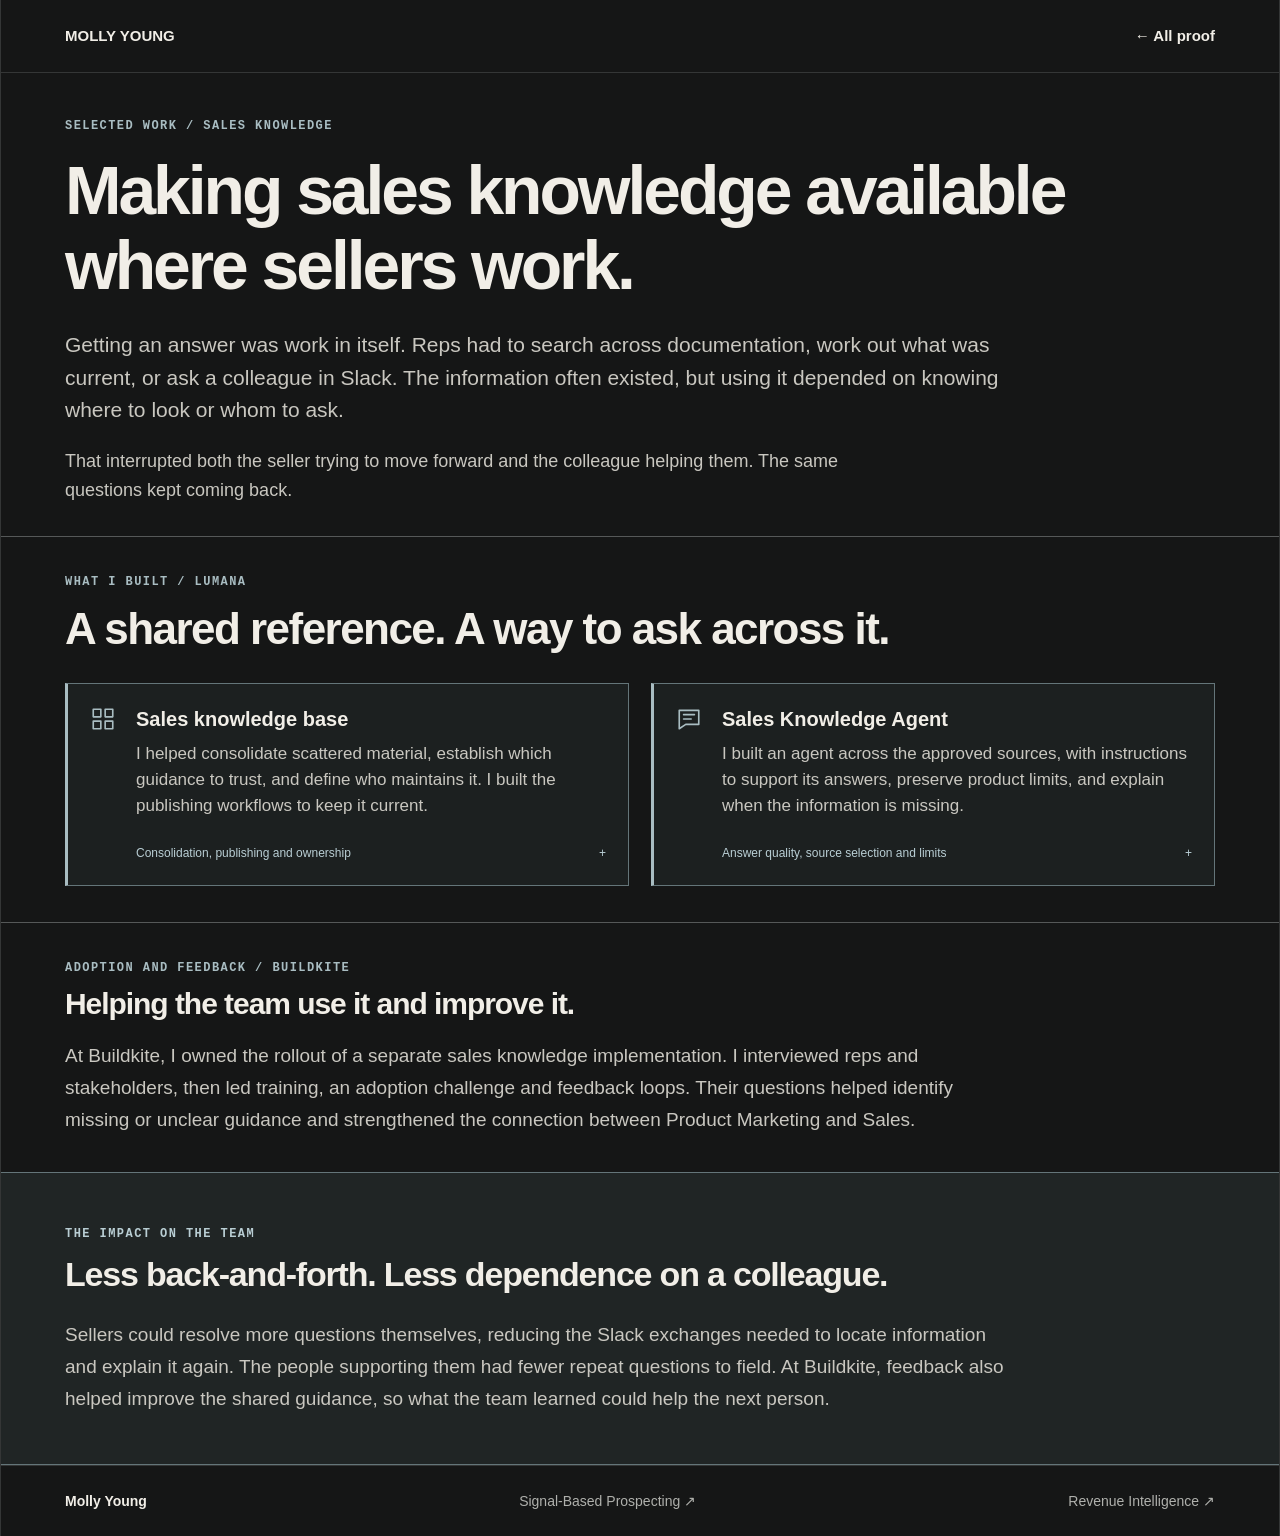
<file: proof/gtm-knowledge-layer/index.html>
<!doctype html><html lang="en"><head><meta charset="utf-8"><meta name="viewport" content="width=device-width,initial-scale=1"><title>Sales knowledge where sellers work | Molly Young</title><style>*{box-sizing:border-box}html{scroll-behavior:smooth;scroll-padding-top:30px}body{margin:0;background:#0d0e0e;color:#f1eee7;font-family:Inter,-apple-system,BlinkMacSystemFont,"Segoe UI",Arial,sans-serif;line-height:1.6}a{color:inherit}button{font:inherit}button,a{touch-action:manipulation}a:focus-visible,button:focus-visible{outline:3px solid #d0bda1;outline-offset:5px}.shell{max-width:1320px;margin:auto;border-inline:1px solid #343636;background:#151616}.pad{padding-inline:clamp(24px,5vw,76px)}header{display:flex;align-items:center;justify-content:space-between;padding-block:24px;border-bottom:1px solid #343636;gap:20px}header a{text-decoration:none;font-weight:750;font-size:15px}header span{color:#b7b9b4;font-size:13px}.eyebrow,.label{font:600 12px/1.5 ui-monospace,SFMono-Regular,monospace;text-transform:uppercase;letter-spacing:.12em;color:#a9bdc2}.hero{padding-block:62px 48px}h1{font-size:clamp(44px,6.1vw,80px);letter-spacing:-.055em;line-height:1.04;font-weight:630;max-width:900px;margin:19px 0 26px}p{margin:0 0 16px}.intro{font-size:21px;max-width:860px;color:#c9c7c0;line-height:1.65}.intro strong{color:#f1eee7;font-weight:550}.summary{display:grid;grid-template-columns:repeat(4,1fr);gap:26px;margin-top:38px;border-top:1px solid #555858;padding-top:24px}.summary a{text-decoration:none;border-top:2px solid transparent;padding-top:5px}.summary a:hover{border-color:#a9bdc2}.summary b{display:block;font-size:17px;margin-bottom:8px}.summary span{font-size:15px;color:#c9c7c0;display:block}.problem{padding-block:42px;background:#202525;color:#f1eee7;border-block:1px solid #647579}h2{font-size:clamp(29px,3.5vw,44px);font-weight:600;letter-spacing:-.035em;line-height:1.16;margin:12px 0 24px}.problem .label{color:#b9ced4}.pain-grid{display:grid;grid-template-columns:1fr 1fr;gap:44px}.pain-grid h3{font-size:22px;line-height:1.35;margin:0 0 12px;letter-spacing:-.015em}.pain-grid p{color:#deded6;font-size:18px;margin:0}.approach{display:grid;grid-template-columns:.75fr 1.25fr;gap:54px;padding-block:56px;border-bottom:1px solid #555858}.approach p{font-size:18px;color:#c9c7c0}.approach strong{color:#f1eee7;font-weight:550}.approach .principle{border-left:3px solid #b49a6a;padding-left:22px;color:#f1eee7}.work-intro{padding-block:48px 24px}.work-intro p{color:#c9c7c0;font-size:18px;max-width:850px}.journey{display:grid;grid-template-columns:repeat(5,1fr);gap:0;margin-top:26px}.journey a{position:relative;text-decoration:none;padding:20px 20px 20px 16px;background:#202222;border:1px solid #555858;margin-right:-1px;min-height:120px}.journey a:hover{background:#2b3234}.journey .num{display:block;color:#a9bdc2;font:14px ui-monospace,monospace;margin-bottom:12px}.journey b{font-weight:550;font-size:17px}.journey .arrow{position:absolute;right:-10px;top:48px;z-index:2;background:#151616;border:1px solid #555858;border-radius:50%;width:20px;height:20px;line-height:17px;text-align:center;color:#c9c7c0;font-size:14px}.hint{font-size:14px!important;margin-top:12px!important;color:#afb0ac!important}.stage{border-top:1px solid #555858;padding-block:34px 40px}.stage-head{display:grid;grid-template-columns:70px 1fr;gap:20px;margin-bottom:26px}.big-num{font:400 42px/1.2 ui-monospace,monospace;color:#7f9da6}.stage h3{font-size:clamp(25px,2.8vw,35px);line-height:1.2;letter-spacing:-.03em;margin:0 0 10px;font-weight:580}.stage-head p{font-size:16px;color:#afb0ac;max-width:840px;margin:0}.case-grid{display:grid;grid-template-columns:.78fr 1.22fr;gap:38px}.case-grid p{font-size:18px;color:#d2d0ca;margin:10px 0 0}.before{padding-right:30px;border-right:1px solid #343636}.before .label{color:#d0bda1}.outcome{margin-top:25px;background:#233033;border-left:3px solid #a9bdc2;padding:20px 24px;display:grid;grid-template-columns:140px 1fr;gap:22px}.outcome .label{color:#b9d0d5;padding-top:4px}.outcome p{font-size:18px;color:#f1eee7;margin:0}.detail{background:transparent;border:0;border-bottom:1px solid #7f9da6;color:#b9ced4;padding:8px 0 6px;margin-top:18px;cursor:pointer;font-size:15px}.detail:hover{color:white}.related{display:inline-block;margin-top:18px;color:#c4d4d8;font-size:15px}.ownership{background:#1d1f1f;border-block:1px solid #555858;padding-block:36px;display:grid;grid-template-columns:.75fr 1.25fr;gap:54px}.ownership h2{font-size:29px}.ownership p{font-size:17px;color:#c9c7c0}.impact{padding-block:52px}.impact-grid{display:grid;grid-template-columns:repeat(3,1fr);gap:30px}.impact-grid h3{font-size:21px;font-weight:600;line-height:1.35;margin:0 0 12px}.impact-grid p{font-size:17px;color:#c9c7c0}.impact-grid>div{border-top:2px solid #7f9da6;padding-top:20px}.endnote{font-size:18px;max-width:880px;margin:28px 0 0;color:#d0bda1}footer{border-top:1px solid #343636;padding-block:24px;display:flex;justify-content:space-between;gap:20px;color:#afb0ac;font-size:14px}footer a{text-decoration:none}dialog{color:#f1eee7;background:#1d2020;border:1px solid #7f9da6;border-radius:6px;width:min(800px,calc(100% - 28px));max-height:85dvh;padding:0;box-shadow:0 30px 100px #000}dialog::backdrop{background:rgba(0,0,0,.8)}.modal-head{display:flex;gap:20px;justify-content:space-between;align-items:start;padding:24px 30px;border-bottom:1px solid #555858;position:sticky;top:0;background:#1d2020}.modal-head h2{font-size:25px;margin:6px 0 0}.close{background:#303737;border:1px solid #647579;color:#f1eee7;border-radius:3px;padding:7px 12px;cursor:pointer}.modal-body{padding:26px 30px}.modal-body h3{font-size:20px;margin:0 0 10px}.modal-body p{font-size:18px;color:#d2d0ca;margin-bottom:26px}.modal-body p:last-child{margin-bottom:0}@media(max-width:800px){.summary{grid-template-columns:1fr 1fr}.approach,.ownership{grid-template-columns:1fr;gap:12px}.journey{grid-template-columns:1fr;gap:8px}.journey a{min-height:0;display:flex;align-items:center;gap:20px;padding:15px 20px}.journey .num{margin:0}.journey .arrow{display:none}.case-grid{grid-template-columns:1fr;gap:22px}.before{border-right:0;padding:0}.outcome{grid-template-columns:1fr;gap:8px}.impact-grid{grid-template-columns:1fr;gap:22px}.stage-head{grid-template-columns:45px 1fr;gap:12px}.big-num{font-size:29px}.pain-grid{grid-template-columns:1fr;gap:26px}.hero{padding-top:38px}.approach,.impact{padding-block:36px}.modal-head,.modal-body{padding:22px}.intro{font-size:19px}.stage{padding-block:28px}header span{font-size:12px}}@media(max-width:420px){.summary{gap:18px}.summary span{font-size:14px}header span{max-width:95px;text-align:right}.pad{padding-inline:22px}footer{flex-direction:column;gap:8px}}@media(prefers-reduced-motion:reduce){html{scroll-behavior:auto}}@media print{body,.shell{background:white;color:black}.shell{border:0}.detail,dialog,header,footer,.journey{display:none}.pad{padding-inline:20px}p,.intro,.case-grid p,.stage-head p,.approach p,.ownership p,.impact-grid p{color:#222!important}.outcome{background:#eee}.outcome p{color:black}.stage,.impact-grid>div{break-inside:avoid}h1{font-size:40px}.label{color:#333}.summary{display:none}}
.related-context{font-size:16px;color:#c9c7c0;max-width:850px;margin:22px 0 0}.related-context+.related{margin-top:8px}.impact{background:#202525;color:#f1eee7;border-block:1px solid #647579}.impact .label{color:#b9ced4}.impact-grid p{color:#deded6}.impact .endnote{color:#deded6}.measured{border-block:1px solid #a4aaa6;margin-top:26px;padding:22px 0}.measured strong{font-size:21px;font-weight:620}.measured p{font-size:16px;color:#deded6;margin:8px 0 0}.measured a{text-underline-offset:3px}
.connection-instruction{font-size:15px!important;color:#b9ced4!important;margin:18px 0 24px!important}.map-button{color:#f1eee7;background:#202525;border:1px solid #647579;text-align:left;cursor:pointer;min-width:0}.map-button:hover{background:#293336;border-color:#b9ced4}.map-button:focus-visible{outline:3px solid #d0bda1;outline-offset:4px}.connection-icon{width:28px;height:28px;flex:none;color:#a9bdc2}.foundation,.report-band,.knowledge-band{width:100%;display:grid;grid-template-columns:30px 1fr 20px;gap:18px;padding:24px;align-items:start}.map-kicker{display:block;color:#b9ced4;font-size:12px;letter-spacing:.065em;text-transform:uppercase;line-height:1.5;margin-bottom:9px}.map-button strong{display:block;font-size:21px;line-height:1.3;font-weight:600;letter-spacing:-.02em}.map-copy{display:block;font-size:16px;line-height:1.55;color:#deded6;margin-top:10px}.open-mark{color:#b9ced4;font-size:21px}.foundation-branches,.report-branches{height:30px;display:grid;grid-template-columns:repeat(3,1fr);gap:28px}.foundation-branches i,.report-branches i{display:block;width:1px;height:30px;background:#7f9da6;justify-self:center;position:relative}.foundation-branches i:after,.report-branches i:after{content:'';position:absolute;bottom:1px;left:-3px;width:6px;height:6px;border-right:1px solid #a9bdc2;border-bottom:1px solid #a9bdc2;transform:rotate(45deg)}.transaction-row{display:grid;grid-template-columns:repeat(3,minmax(0,1fr));gap:28px}.transaction{position:relative;display:flex;flex-direction:column;padding:21px 20px 17px;background:#1c2020}.transaction:not(:last-child):after{content:'→';position:absolute;top:45%;right:-25px;color:#a9bdc2;font-size:24px;line-height:1}.card-title{display:flex;align-items:start;gap:11px;min-height:74px;padding-top:4px}.card-title .connection-icon{width:25px;height:25px;margin-top:2px}.transaction .card-title strong{font-size:22px}.mini-label{display:block;font-size:13px;line-height:1.4;color:#b9ced4;font-weight:600;margin-top:17px}.transaction-body{display:block;flex:1}.transaction-body .map-copy{margin-top:7px}.transaction-result{display:block;margin-top:22px;border-top:1px solid #555858}.transaction-result .map-copy{font-size:15px}.map-explore{display:flex;justify-content:space-between;font-size:13px;color:#b9ced4;border-top:1px solid #343636;padding-top:13px;margin-top:18px}.report-band{background:#1c2020}.knowledge-band{margin-top:24px;border-color:#555858;background:#1c1d1d}.work-intro{padding-bottom:30px}.connected-map{margin-top:8px}@media(max-width:850px){.transaction-row{grid-template-columns:1fr;gap:30px}.foundation-branches,.report-branches{display:block;height:27px}.foundation-branches i,.report-branches i{margin:auto;height:27px}.foundation-branches i:not(:first-child),.report-branches i:not(:first-child){display:none}.transaction:not(:last-child):after{content:'↓';top:auto;bottom:-27px;right:calc(50% - 7px);font-size:23px}.card-title{min-height:0}.transaction{padding:22px}.foundation,.report-band,.knowledge-band{padding:22px;gap:13px;grid-template-columns:25px 1fr 15px}.map-button strong{font-size:20px}.map-copy{font-size:17px}.transaction-result .map-copy{font-size:16px}.connection-icon{width:25px;height:25px}.map-kicker{font-size:11px}.map-explore{font-size:14px}.connection-instruction{font-size:0!important}.connection-instruction:after{content:'Follow the deal from top to bottom. Select a box to read the problem, my work, and the impact.';font-size:15px}}@media print{.map-button{background:white;color:black}.map-button .map-copy{color:#222}.map-explore,.open-mark{display:none}}
.map-button{background:#1c2020}.map-button:hover{background:#1c2020;border-color:#b9ced4}.map-button.is-open{background:#293336;border-color:#b9ced4;box-shadow:inset 0 0 0 1px #b9ced4}dialog{width:min(900px,calc(100% - 28px));max-height:88dvh}.modal-body{padding:28px 34px}.modal-story{display:grid;gap:20px;margin-bottom:30px}.story-part{border-left:2px solid #7f9da6;padding:0 0 0 18px}.story-part h3{font-size:13px;letter-spacing:.07em;text-transform:uppercase;color:#b9ced4;margin:0 0 9px}.story-part p{margin:0;font-size:18px}.story-part:last-child{padding:18px;background:#233033}.implementation-heading{border-top:1px solid #555858;padding-top:24px;margin:0 0 22px!important;color:#b9ced4!important;font-size:13px!important;letter-spacing:.07em;text-transform:uppercase}.technical-entry{margin-bottom:24px}.technical-entry h4{font-size:19px;line-height:1.4;margin:0 0 9px}.technical-entry p{margin:0!important;font-size:17px}.proof-links{border-top:1px solid #555858;margin-top:28px;padding-top:24px}.proof-links h3{font-size:13px;text-transform:uppercase;letter-spacing:.07em;color:#b9ced4}.proof-links p{font-size:16px;margin:0 0 10px}.proof-links a{color:#b9ced4;display:block;margin-bottom:23px;text-underline-offset:4px;font-size:17px}.proof-links a:last-child{margin-bottom:0}@media(max-width:800px){.modal-body{padding:23px}.modal-head{gap:12px}.modal-head h2{font-size:23px}.story-part{padding-left:14px}.story-part p{font-size:17px}.technical-entry p{font-size:17px}}
.partner-support{margin-top:24px}.partner-support .knowledge-band{margin-top:0}.platform-connection{border:1px solid #555858;border-top:0;padding:18px 24px;display:flex;gap:28px;align-items:center;justify-content:space-between;background:#1c2020}.platform-connection p{margin:0;max-width:690px;font-size:16px;line-height:1.55;color:#c9c7c0}.platform-connection .detail{margin:0;flex-shrink:0;font-size:15px}@media(max-width:800px){.platform-connection{display:block;padding:20px 22px}.platform-connection .detail{margin-top:10px}} 
.transaction-row{grid-template-rows:repeat(6,auto);row-gap:0}.transaction{display:grid;grid-template-rows:subgrid;grid-row:1 / span 6;align-items:start}.transaction .map-kicker{margin:0 0 10px}.transaction .card-title{min-height:0;padding:0 0 20px}.transaction-problem,.transaction-work{display:block;padding:0 0 20px}.transaction .mini-label{margin:0 0 8px}.transaction .map-copy{margin:0;font-size:16px}.transaction-result{margin:0;padding-top:18px}.transaction-result .map-copy{font-size:16px}.transaction .map-explore{align-self:end;width:100%;margin-top:20px}.transaction:not(:last-child):after{top:48%}@media(max-width:850px){.transaction-row{grid-template-rows:none;row-gap:30px}.transaction{display:flex;grid-row:auto}.transaction .card-title{padding-bottom:22px}.transaction .map-copy{font-size:17px}.transaction:not(:last-child):after{top:auto;bottom:-27px}}

.transaction-row{grid-template-rows:repeat(5,auto)}.transaction{grid-row:1 / span 5}.transaction-action{display:block;padding-bottom:22px}.transaction-handoff{display:block;border-top:1px solid #555858;padding-top:18px}.transaction .map-explore{margin-top:22px}@media(max-width:850px){.transaction-row{grid-template-rows:none}.transaction{grid-row:auto}.transaction-handoff{width:100%}}
.source-context{max-width:860px;margin:18px 0 0;color:#afb0ac;font-size:15px;line-height:1.6}header .back-channel{font-size:14px;font-weight:500;color:#c9c7c0}header .back-channel:hover{color:#f1eee7;text-decoration:underline;text-underline-offset:4px}@media(max-width:420px){header .back-channel{font-size:13px}}
.path-intro{max-width:850px;color:var(--muted,#c9c7c0);font-size:17px;line-height:1.65;margin:0 0 24px}.path-label{font-size:14px;font-weight:600;letter-spacing:.04em;color:#a9bdc2;padding:0 0 12px}.lead-lane{grid-template-rows:auto 1fr auto 1fr}.impact-grid h3{min-height:0}@media(max-width:850px){.lead-lanes{gap:36px}.lead-lane{grid-template-rows:auto auto auto auto}}


/* Proposed design polish; narrative and story details retained. */
h1{font-size:clamp(42px,5.05vw,70px);max-width:1120px;line-height:1.08;letter-spacing:-.045em}h1 span{display:block}
.hero{padding-block:44px 36px}.intro{font-size:20px;line-height:1.55;max-width:930px;margin-bottom:15px}.intro-secondary{font-size:18px;max-width:880px;line-height:1.6}.summary{margin-top:28px;gap:28px}
.foundation-branches i,.report-branches i{background:none;border-left:1px dashed #647579}.foundation-branches i:after,.report-branches i:after{display:none}
.transaction:not(:last-child):after{font-size:30px;color:#c4d4d8;font-weight:600;right:-28px}
.band-cue{display:block;margin-top:15px;font-size:13px;color:#b9ced4}.open-mark{font-size:24px;line-height:1}.partner-support{margin-top:34px}.knowledge-band{border-top:3px solid #a9bdc2;padding-block:28px}.knowledge-band strong{font-size:25px;max-width:780px}.knowledge-band .map-kicker{margin-bottom:12px}.platform-connection{padding-block:22px}
.impact-grid{grid-template-rows:auto auto;column-gap:30px;row-gap:0}.impact-grid>div{display:grid;grid-template-rows:subgrid;grid-row:span 2}.impact-grid h3{margin-bottom:14px}
@media(max-width:850px){.transaction:not(:last-child):after{right:calc(50% - 9px);bottom:-29px}.knowledge-band strong{font-size:23px}}
@media(max-width:800px){.hero{padding-block:26px}.intro{font-size:18px;line-height:1.55}.intro-secondary{font-size:17px;line-height:1.55}h1{font-size:42px;margin-block:15px 22px}.summary{margin-top:23px;gap:20px}.approach{padding-block:28px}.work-intro{padding-top:30px}.impact-grid{grid-template-rows:none;row-gap:22px}.impact-grid>div{display:block;grid-row:auto}.foundation,.report-band,.knowledge-band{grid-template-columns:24px 1fr;padding:20px 17px;gap:12px}.open-mark{display:none}.knowledge-band strong{font-size:22px}}
@media(max-width:600px){dialog{width:100%;max-width:none;height:100dvh;max-height:100dvh;margin:0;border:0;border-radius:0}.modal-head{padding:16px 18px;gap:14px;align-items:center}.modal-head h2{font-size:19px;line-height:1.25}.modal-head .label{font-size:10px}.close{padding:8px 10px;font-size:14px;flex-shrink:0}.modal-body{padding:24px 20px}.story-part{border-left:0;padding:0}.story-part:last-child{padding:17px;margin-inline:-3px}.story-part p,.technical-entry p{font-size:17px;line-height:1.6}.modal-story{gap:26px}}


/* Four connected stages, with a single reading direction at smaller widths. */
@media(min-width:1101px){.transaction-row{grid-template-columns:repeat(4,minmax(0,1fr));column-gap:24px}.foundation-branches,.report-branches{grid-template-columns:repeat(4,1fr);gap:24px}.transaction{padding-inline:17px}.transaction .card-title{gap:9px}.transaction .card-title strong{font-size:21px}.transaction .card-title .connection-icon{width:22px;height:22px}.transaction:not(:last-child):after{right:-25px;font-size:27px}}
@media(min-width:851px) and (max-width:1100px){.transaction-row{grid-template-columns:1fr;grid-template-rows:none;row-gap:30px}.transaction{display:flex;grid-row:auto}.transaction .card-title{padding-bottom:22px}.transaction .transaction-handoff{width:100%}.transaction:not(:last-child):after{content:'↓';top:auto;bottom:-29px;right:calc(50% - 9px);font-size:27px}.foundation-branches,.report-branches{display:block;height:27px}.foundation-branches i,.report-branches i{margin:auto;height:27px}.foundation-branches i:not(:first-child),.report-branches i:not(:first-child){display:none}.connection-instruction{font-size:0!important}.connection-instruction:after{content:'Follow the deal from top to bottom. Select a box to read the problem, my work, and the impact.';font-size:15px}}

footer.pad{display:block}.footer-navigation{display:flex;justify-content:space-between;align-items:baseline;gap:20px}.footer-navigation strong{color:#f1eee7;font-weight:600}.build-credit{margin:18px 0 0;padding-top:17px;border-top:1px solid #343636;color:#afb0ac;font-size:13px;line-height:1.6}.build-credit a{color:#b9ced4;text-decoration:underline;text-underline-offset:3px}@media(max-width:600px){.footer-navigation{flex-direction:column;gap:9px}.build-credit{margin-top:16px}}

/* Separate demand and registration entry paths join the existing deal workflow. */
.entry-heading{padding-block:27px 16px}.entry-row{display:grid;grid-template-columns:repeat(2,minmax(0,1fr));gap:24px;grid-template-rows:repeat(5,auto)}.entry-card{display:grid;grid-template-rows:subgrid;grid-row:span 5;padding:23px 24px 18px;align-items:start;min-width:0}.entry-card .map-kicker{margin-bottom:12px}.entry-card .card-title{min-height:0;padding-bottom:22px}.entry-card .mini-label{margin:0 0 8px}.entry-card .map-copy{margin:0;font-size:16px}.entry-card .transaction-handoff{width:100%}.entry-card .map-explore{align-self:end;margin-top:22px;width:100%}.entry-merge{height:76px}.entry-merge svg{display:block;width:100%;height:100%;fill:none;stroke:#a9bdc2;stroke-width:1.5}.entry-merge .merge-tip{stroke-width:2}.transaction-row{grid-template-columns:repeat(3,minmax(0,1fr));column-gap:24px;grid-template-rows:repeat(5,auto);row-gap:0}.transaction{display:grid;grid-template-rows:subgrid;grid-row:1/span 5;padding-inline:20px}.transaction .card-title strong{font-size:22px}.report-branches{display:grid;grid-template-columns:repeat(3,1fr);gap:24px;height:30px}.report-branches i{display:block!important;margin:0;height:30px}.connection-instruction{font-size:15px!important}.connection-instruction:after{display:none}
@media(min-width:851px){.transaction:not(:last-child):after{content:'→';top:48%;bottom:auto;right:-25px;font-size:27px}}
@media(max-width:850px){.entry-row{grid-template-columns:1fr;grid-template-rows:none;gap:18px}.entry-card{display:flex;flex-direction:column;grid-row:auto;padding:22px}.entry-card .map-copy{font-size:17px}.entry-card .card-title{padding-bottom:22px}.entry-merge{height:32px;position:relative}.entry-merge svg{display:none}.entry-merge:after{content:'↓';position:absolute;left:calc(50% - 9px);top:0;color:#a9bdc2;font-size:25px}.transaction-row{grid-template-columns:1fr;grid-template-rows:none;gap:30px}.transaction{display:flex;grid-row:auto}.report-branches{display:block;height:27px}.report-branches i{margin:auto;height:27px}.report-branches i:not(:first-child){display:none!important}}


.lead-lanes{display:grid;grid-template-columns:repeat(2,minmax(0,1fr));gap:24px;grid-template-rows:auto 34px auto}.lead-lane{display:grid;grid-template-rows:subgrid;grid-row:span 3;min-width:0}.lane-card{padding:22px 24px;display:flex;flex-direction:column;align-items:stretch}.lane-card strong{font-size:22px;line-height:1.3}.lane-card>.map-copy{font-size:17px;margin-top:12px}.lane-card .map-explore{margin-top:auto;padding-top:15px}.lane-card>.map-copy{margin-bottom:19px}.lane-outcome{display:block;border-top:1px solid #555858;padding-top:16px;margin:0 0 19px}.lane-outcome .mini-label{margin:0 0 6px}.lane-outcome .map-copy{margin:0;font-size:16px}.lane-arrow{text-align:center;color:#a9bdc2;font-size:24px;line-height:34px}
@media(max-width:850px){.lead-lanes{grid-template-columns:1fr;grid-template-rows:none;gap:28px}.lead-lane{grid-row:auto;grid-template-rows:auto 34px auto}.lane-card{padding:21px}.lane-card strong{font-size:21px}}


.impact-grid{grid-template-columns:repeat(2,minmax(0,1fr));grid-template-rows:none;gap:34px 36px}.impact-grid>div{display:flex;flex-direction:column;grid-row:auto}.impact-grid h3{min-height:2.7em;margin-bottom:14px}.impact-grid p{margin-bottom:16px}.impact-proof{display:flex;flex-wrap:wrap;gap:8px 22px;align-items:flex-start;margin-top:auto}.impact-proof .detail{margin-top:0;font-size:14px;text-align:left}.impact{padding-bottom:48px}@media(max-width:700px){.impact-grid{grid-template-columns:1fr;gap:28px}.impact-grid h3{min-height:0}.impact-proof{gap:6px 18px}}
.lead-lanes{grid-template-rows:auto auto 34px auto}.lead-lane{grid-template-rows:subgrid;grid-row:span 4}.path-label{padding:0}@media(max-width:850px){.lead-lanes{grid-template-rows:none;gap:36px}.lead-lane{grid-row:auto;grid-template-rows:auto auto 34px auto}}

.hero{padding-bottom:32px}.hero .intro{max-width:980px;font-size:21px}.executive-context{display:grid;grid-template-columns:1fr 1fr;gap:48px;border-top:1px solid #555858;margin-top:30px;padding-top:25px}.executive-context h2{font-size:20px;letter-spacing:-.01em;margin:0 0 10px}.executive-context p{font-size:17px;color:#c9c7c0;line-height:1.6;margin:0}.executive-work{border-top:1px solid #555858;padding-block:36px}.executive-work h2{margin-bottom:12px}.reading-guide{font-size:16px;color:#afb0ac;margin-bottom:24px}.executive-card{display:flex;flex-direction:column;width:100%;padding:20px 22px;height:100%;gap:10px}.executive-card strong{font-size:20px;line-height:1.25}.executive-card>span{font-size:16px;line-height:1.55;color:#c9c7c0}.executive-card small{display:flex;justify-content:space-between;color:#b9ced4;font-size:13px;margin-top:auto;padding-top:5px}.executive-card small b{font-size:18px}.support-top .executive-card{display:grid;grid-template-columns:230px 1fr 70px;align-items:center;border-left:3px solid #a9bdc2}.support-top small{padding:0}.executive-paths{display:grid;grid-template-columns:1fr 1fr;gap:30px;margin-top:24px}.executive-paths section{display:grid;grid-template-rows:auto 1fr 30px 1fr}.executive-paths h3{font-size:14px;color:#b9ced4;margin:0 0 12px}.flow-down{color:#a9bdc2;text-align:center;line-height:30px}.converge{display:flex;flex-direction:column;align-items:center;text-align:center;color:#afb0ac;font-size:13px;padding:16px 0 12px;gap:4px}.converge:before{content:'';width:52%;height:10px;border:1px solid #647579;border-top:0}.converge>span:last-child{font-size:21px;line-height:1}.executive-deal{display:grid;grid-template-columns:repeat(3,1fr);gap:28px}.executive-deal .executive-card{position:relative}.executive-deal .executive-card:not(:last-child):after{content:'→';position:absolute;right:-25px;top:42%;color:#a9bdc2;font-size:24px}.executive-support{display:grid;grid-template-columns:1fr 1fr;gap:28px;margin-top:28px;padding-top:25px;border-top:1px dashed #647579}.executive-support .executive-card{border-top:3px solid #a9bdc2}.executive-ownership{display:flex;align-items:center;justify-content:space-between;gap:24px;margin-top:24px}.executive-ownership p{font-size:15px;color:#afb0ac;margin:0;max-width:700px}.executive-ownership .detail{margin:0;white-space:nowrap}.executive-results{display:grid;grid-template-columns:repeat(3,1fr);gap:32px}.executive-results>div{border-top:1px solid #7f9da6;padding-top:18px}.executive-results h3{font-size:20px;line-height:1.35;margin:0 0 12px}.executive-results p{color:#c9c7c0;font-size:17px;margin:0}.technical-disclosure{border-top:1px solid #555858;padding-top:18px;margin-top:22px}.technical-disclosure summary{cursor:pointer;font-weight:600;color:#b9ced4;margin-bottom:20px}.technical-disclosure .technical-entry{padding-left:16px}
@media(max-width:800px){.executive-context{gap:24px;grid-template-columns:1fr}.hero .intro{font-size:19px}.support-top .executive-card{display:flex;align-items:stretch}.executive-paths{gap:24px;grid-template-columns:1fr}.executive-paths section{grid-template-rows:auto auto 30px auto}.executive-deal,.executive-support,.executive-results{grid-template-columns:1fr}.executive-deal .executive-card:not(:last-child):after{content:'↓';right:50%;top:auto;bottom:-28px}.executive-card{padding:19px}.executive-card>span{font-size:17px}.executive-ownership{display:block}.executive-ownership .detail{margin-top:12px}.executive-results{gap:25px}}

.executive-card>.step-title{display:flex;align-items:flex-start;gap:11px;margin:0;color:#f1eee7}.step-icon{flex:none;width:24px;height:24px;color:#a9bdc2;margin-top:1px}.support-top .executive-card{grid-template-columns:260px 1fr 70px}@media(max-width:800px){.support-top .executive-card{display:flex}}

.knowledge-board{margin:28px 0 0}.source-row{display:grid;grid-template-columns:repeat(4,minmax(0,1fr));gap:16px}.knowledge-node{background:#1c2020;color:#f1eee7;border:1px solid #647579;padding:22px;text-align:left;cursor:pointer;display:flex;flex-direction:column;gap:12px;min-width:0}.knowledge-node:hover{background:#242c2e;border-color:#b9ced4}.knowledge-node[aria-pressed=true]{background:#293336;border-color:#b9ced4;box-shadow:inset 0 3px #b9ced4}.knowledge-node strong{font-size:20px;line-height:1.3;font-weight:600}.knowledge-node .node-copy{font-size:16px;line-height:1.55;color:#c9c7c0}.node-action{display:flex;justify-content:space-between;font-size:12px;color:#b9ced4;margin-top:auto;padding-top:8px}.node-icon{width:26px;height:26px;stroke:#a9bdc2;fill:none;stroke-width:1.5;stroke-linecap:round;stroke-linejoin:round}.board-join{height:28px;margin:0 12.5%;border-inline:1px solid #647579;border-bottom:1px solid #647579;position:relative}.board-join:before,.board-join:after{content:'';position:absolute;top:0;height:28px;width:1px;background:#647579}.board-join:before{left:33.33%}.board-join:after{left:66.66%}.board-stem{height:22px;width:1px;background:#647579;margin:auto}.core-row{display:grid;grid-template-columns:1fr 1fr;gap:22px}.core-node{border-left:3px solid #a9bdc2;display:grid;grid-template-columns:30px 1fr;gap:16px}.core-node .node-action{grid-column:2}.core-node strong,.core-node .node-copy{display:block}.core-node .node-copy{margin-top:9px}.support-row{display:grid;grid-template-columns:1fr 1fr;gap:22px;padding-top:24px;margin-top:24px;border-top:1px dashed #647579}.support-row .knowledge-node{padding:18px 22px}.support-row strong{font-size:18px}.support-row .node-copy{font-size:15px}.detail-panel{margin-top:28px;border:1px solid #647579;background:#1d2020;padding:28px 30px;scroll-margin-top:24px}.detail-panel:focus{outline:none}.panel-top{display:flex;justify-content:space-between;gap:20px;align-items:center;border-bottom:1px solid #555858;margin-bottom:22px;padding-bottom:18px}.panel-top h3{font-size:25px;line-height:1.3;margin:6px 0 0}.panel-count{font:12px ui-monospace,monospace;color:#a9bdc2;white-space:nowrap}.panel-story{display:grid;grid-template-columns:.8fr 1.2fr;gap:30px}.panel-story h4,.panel-result h4{font-size:12px;text-transform:uppercase;letter-spacing:.08em;color:#b9ced4;margin:0 0 10px}.panel-story p,.panel-result p{font-size:17px;color:#d2d0ca;margin:0;line-height:1.7}.panel-result{margin-top:24px;padding:20px 22px;background:#233033;border-left:3px solid #a9bdc2}.panel-result p{color:#f1eee7}.board-caption{font-size:14px;color:#afb0ac;margin-top:18px}.knowledge-board button:focus-visible{outline:3px solid #d0bda1;outline-offset:4px}@media(max-width:900px){.source-row{grid-template-columns:1fr 1fr}.board-join{margin-inline:25%}.board-join:before,.board-join:after{display:none}.core-row,.support-row{gap:16px}.knowledge-node{padding:18px}}@media(max-width:650px){.core-row,.support-row,.panel-story{grid-template-columns:1fr}.knowledge-node strong{font-size:18px}.knowledge-node .node-copy{font-size:15px}.source-row{gap:12px}.source-row .knowledge-node{padding:16px}.detail-panel{padding:22px 20px}.panel-top h3{font-size:22px}.panel-count{display:none}.panel-story{gap:22px}.board-caption{font-size:13px}}@media print{.detail-panel{break-inside:avoid}.knowledge-node{color:black;background:white}.knowledge-node .node-copy{color:#333}}
.knowledge-node strong{display:block}.knowledge-node .node-copy{display:block;margin-top:9px}
.knowledge-scope{margin-top:24px;padding:20px 0;border-top:1px solid #555858}.scope-label{font-size:12px;color:#a9bdc2;text-transform:uppercase;letter-spacing:.08em}.knowledge-scope ul{display:flex;flex-wrap:wrap;gap:10px 26px;list-style:none;padding:0;margin:12px 0 0;color:#c9c7c0;font-size:16px}.support-details{display:flex;flex-wrap:wrap;align-items:center;gap:12px 24px;border-top:1px solid #555858;padding-top:20px}.support-details>span{color:#afb0ac;font-size:14px}.support-details button{background:transparent;color:#a9bdc2;border:0;border-bottom:1px solid #647579;padding:8px 0;cursor:pointer;font-size:14px}.support-details button:hover{color:#f1eee7}.support-details button span{margin-left:12px}.support-details button:focus-visible{outline:2px solid #d0bda1;outline-offset:4px}.core-row .node-copy{font-size:17px}@media(max-width:650px){.support-details{align-items:flex-start;flex-direction:column;gap:8px}.knowledge-scope ul{gap:10px 20px}}

.problem-cost{max-width:820px;color:#c9c7c0;font-size:18px;margin:20px 0 0}.adoption-story{padding-block:36px;border-top:1px solid #555858}.adoption-story h2{font-size:30px;margin:10px 0 18px}.adoption-story p,.impact-copy{max-width:950px;font-size:19px;line-height:1.7;color:#c9c7c0;margin:0}.impact h2{max-width:900px;font-size:34px}.modal-body .story-part+.story-part{border-top:1px solid #555858;margin-top:24px;padding-top:24px}.node-action{gap:20px}.hero h1{font-size:clamp(38px,5.3vw,68px);line-height:1.1}.hero h1 span{display:block}@media(max-width:650px){.adoption-story h2,.impact h2{font-size:27px}.adoption-story p,.impact-copy{font-size:17px}.node-action{font-size:12px;line-height:1.5}}
</style></head><body><main class="shell"><header class="pad"><a href="../../">MOLLY YOUNG</a><a href="../">← All proof</a></header>
<section class="hero pad"><div class="eyebrow">Selected work / Sales knowledge</div><h1><span>Making sales knowledge available</span><span>where sellers work.</span></h1><p class="intro">Getting an answer was work in itself. Reps had to search across documentation, work out what was current, or ask a colleague in Slack. The information often existed, but using it depended on knowing where to look or whom to ask.</p><p class="problem-cost">That interrupted both the seller trying to move forward and the colleague helping them. The same questions kept coming back.</p></section>
<section class="pad executive-work"><div class="label">What I built / Lumana</div><h2>A shared reference. A way to ask across it.</h2><div class="knowledge-board"><div class="core-row"><button type="button" class="knowledge-node core-node" data-key="base" aria-controls="knowledge-detail" aria-haspopup="dialog" aria-pressed="false"><svg class="node-icon" viewBox="0 0 24 24" aria-hidden="true"><path d="M3 3h7v7H3zM14 3h7v7h-7zM3 14h7v7H3zM14 14h7v7h-7z"/></svg><span><strong>Sales knowledge base</strong><span class="node-copy">I helped consolidate scattered material, establish which guidance to trust, and define who maintains it. I built the publishing workflows to keep it current.</span></span><span class="node-action">Consolidation, publishing and ownership <span aria-hidden="true">+</span></span></button><button type="button" class="knowledge-node core-node" data-key="agent" aria-controls="knowledge-detail" aria-haspopup="dialog" aria-pressed="false"><svg class="node-icon" viewBox="0 0 24 24" aria-hidden="true"><path d="M3 4h18v13H9l-6 4V4zM7 8h10M7 12h7"/></svg><span><strong>Sales Knowledge Agent</strong><span class="node-copy">I built an agent across the approved sources, with instructions to support its answers, preserve product limits, and explain when the information is missing.</span></span><span class="node-action">Answer quality, source selection and limits <span aria-hidden="true">+</span></span></button></div></div></section>
<section class="pad adoption-story"><div class="label">Adoption and feedback / Buildkite</div><h2>Helping the team use it and improve it.</h2><p>At Buildkite, I owned the rollout of a separate sales knowledge implementation. I interviewed reps and stakeholders, then led training, an adoption challenge and feedback loops. Their questions helped identify missing or unclear guidance and strengthened the connection between Product Marketing and Sales.</p></section>
<section class="impact pad"><div class="label">The impact on the team</div><h2>Less back-and-forth. Less dependence on a colleague.</h2><p class="impact-copy">Sellers could resolve more questions themselves, reducing the Slack exchanges needed to locate information and explain it again. The people supporting them had fewer repeat questions to field. At Buildkite, feedback also helped improve the shared guidance, so what the team learned could help the next person.</p></section>
<footer class="pad"><div class="footer-navigation"><strong>Molly Young</strong><a href="../quality-first-prospecting/">Signal-Based Prospecting ↗</a><a href="../revenue-intelligence/">Revenue Intelligence ↗</a></div></footer></main><dialog id="knowledge-detail" aria-labelledby="detail-title"><div class="modal-head"><div><div class="label">The work in detail / Lumana</div><h2 id="detail-title"></h2></div><button type="button" class="close" autofocus>Close</button></div><div class="modal-body" id="detail-body"></div></dialog><script>const stories={"base": {"title": "Sales knowledge base", "sections": [["Consolidate the guidance", "Sales processes, onboarding, legacy sales material and cold-call guidance lived in separate spaces. I helped consolidate the knowledge base and set rules for what belonged, which spaces should retire, and who could contribute and edit."], ["Make inaccessible documentation available", "The 237 product-documentation pages lived in an engineering repository sellers could not open. I built a daily publisher into the sales workspace. It follows the documentation\u2019s own table of contents, so internal engineering material is excluded."], ["Keep updates and history useful", "Full page paths prevent duplicate filenames from overwriting one another. The publisher checks link destinations and skips unchanged pages. A quiet run went from rewriting 237 pages in about eighteen minutes to writing nothing in about three."], ["Maintain one source for different audiences", "An explicit partner-facing label controls publication to the partner portal. The support knowledge base was rebuilt from the same product-documentation source. I tightened editing access in the sales knowledge base and made the published documentation view-and-comment only, verifying permissions through the API."]]}, "agent": {"title": "Sales Knowledge Agent", "sections": [["Answer across the knowledge base", "I built the seller-facing agent across approved sources, with instructions to cite supporting pages, stay within those sources and explain what was checked when an answer was missing."], ["Preserve the details that matter in a sales conversation", "A product-documentation specialist is instructed to quote the source rather than paraphrase it, preserving the conditions and limits on a capability. I also corrected an older instruction that prevented the parent agent from answering product questions."], ["Review what the agent can use", "I reviewed the technical specialist\u2019s 19 engineering sources and removed one describing an internal developer toggle and an unsupported configuration. I added disclosure instructions for the remaining material so engineering notes were not treated as ready-made sales answers."]]}};const buttons=[...document.querySelectorAll('[data-key]')],modal=document.getElementById('knowledge-detail');let opener,previousOverflow;buttons.forEach(button=>button.addEventListener('click',()=>{opener=button;const d=stories[button.dataset.key];buttons.forEach(b=>b.setAttribute('aria-pressed',String(b===button)));document.getElementById('detail-title').textContent=d.title;const body=document.getElementById('detail-body');body.replaceChildren();d.sections.forEach(([title,text])=>{const section=document.createElement('section');section.className='story-part';const h=document.createElement('h3'),p=document.createElement('p');h.textContent=title;p.textContent=text;section.append(h,p);body.append(section)});previousOverflow=document.body.style.overflow;document.body.style.overflow='hidden';modal.showModal();modal.scrollTop=0;}));modal.querySelector('.close').addEventListener('click',()=>modal.close());modal.addEventListener('close',()=>{buttons.forEach(b=>b.setAttribute('aria-pressed','false'));document.body.style.overflow=previousOverflow||'';opener?.focus({preventScroll:true})});modal.addEventListener('click',e=>{if(e.target===modal){const r=modal.getBoundingClientRect();if(e.clientX<r.left||e.clientX>r.right||e.clientY<r.top||e.clientY>r.bottom)modal.close()}});</script></body></html>
</file>
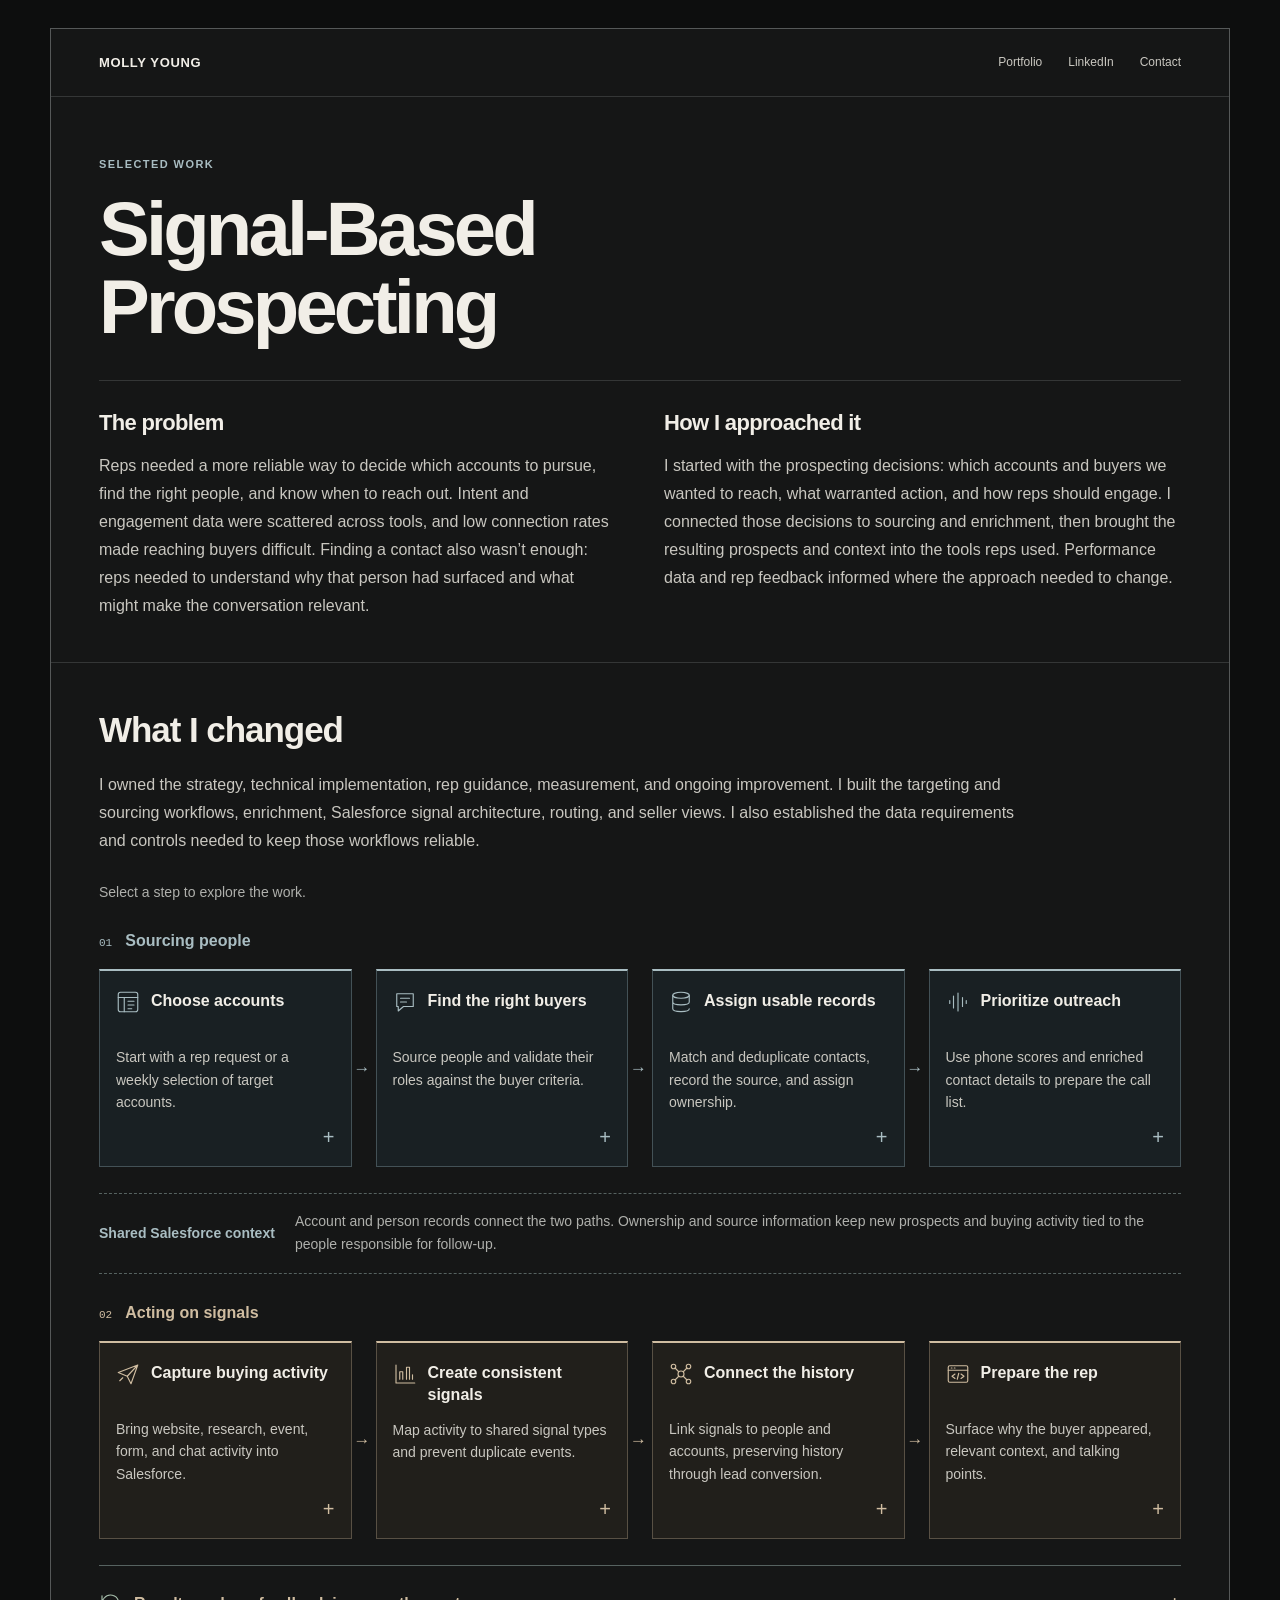
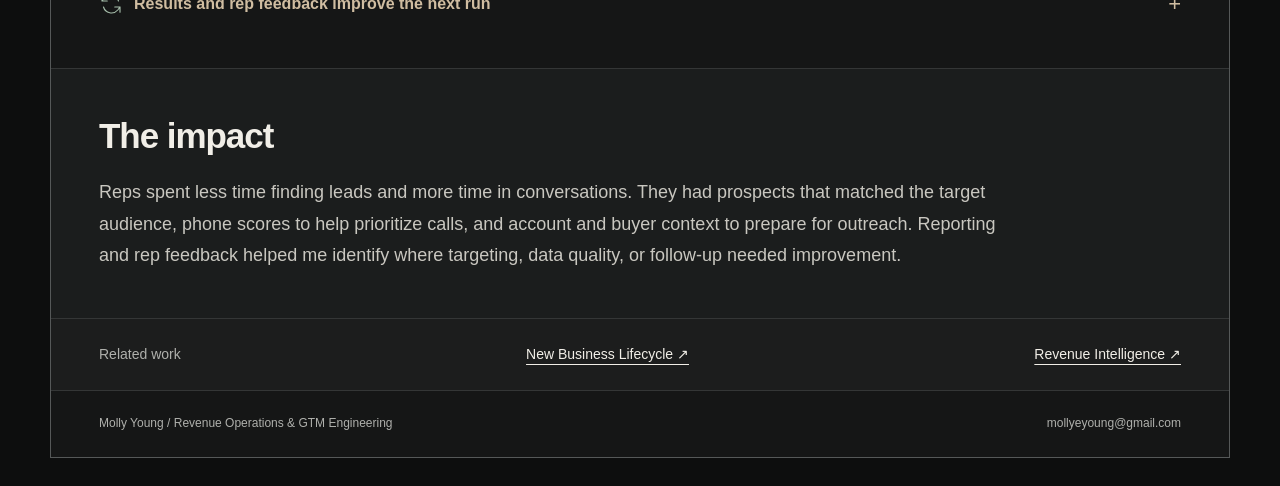
<file: proof/gtm-systems/index.html>
<!DOCTYPE html>
<html lang="en">
<head>
  <meta charset="UTF-8" />
  <meta name="viewport" content="width=device-width, initial-scale=1.0" />
  <meta name="description" content="Compatibility route for Molly Young's GTM proof stories." />
  <title>Proof Story Moved | Molly Young</title>
  <link rel="stylesheet" href="../../portfolio.css" />
  <link rel="stylesheet" href="../case-study.css" />
  <script>
    (function () {
      var destination = window.location.hash === "#knowledge-title"
        ? "../gtm-knowledge-layer/"
        : "../quality-first-prospecting/";
      window.location.replace(destination);
    }());
  </script>
</head>
<body>
  <a class="skip-link" href="#main">Skip to content</a>
  <div class="site-shell">
    <header class="site-header">
      <a class="wordmark" href="../../" aria-label="Molly Young overview">Molly Young</a>
      <nav aria-label="Primary navigation"><a href="../../">Overview</a><a href="../" aria-current="page">Proof</a><a href="../../molly-young-resume-v1.1.0.pdf" target="_blank" rel="noopener">Resume</a><a href="mailto:mollyeyoung@gmail.com">Email</a><a href="https://www.linkedin.com/in/molleyoung/" target="_blank" rel="noopener">LinkedIn</a></nav>
    </header>
    <main id="main" class="case-main">
      <header class="case-hero">
        <div><p class="case-kicker">Proof archive</p><h1>This proof has moved.</h1><p class="case-thesis">The original combined page is now organized as two complete stories. Choose a destination if your browser did not redirect automatically.</p></div>
      </header>
      <aside class="related-proof"><p>Choose the story you want to read.</p><div class="related-links"><a href="../quality-first-prospecting/">Quality-First Prospecting Engine</a><a href="../gtm-knowledge-layer/">GTM Knowledge Layer</a></div></aside>
    </main>
    <footer class="site-footer">
      <div><strong>Molly Young</strong><span>St. Paul, MN</span></div>
      <a href="https://www.linkedin.com/in/molleyoung/" target="_blank" rel="noopener">LinkedIn</a>
      <a href="mailto:mollyeyoung@gmail.com">mollyeyoung@gmail.com</a>
    </footer>
  </div>
</body>
</html>
</file>
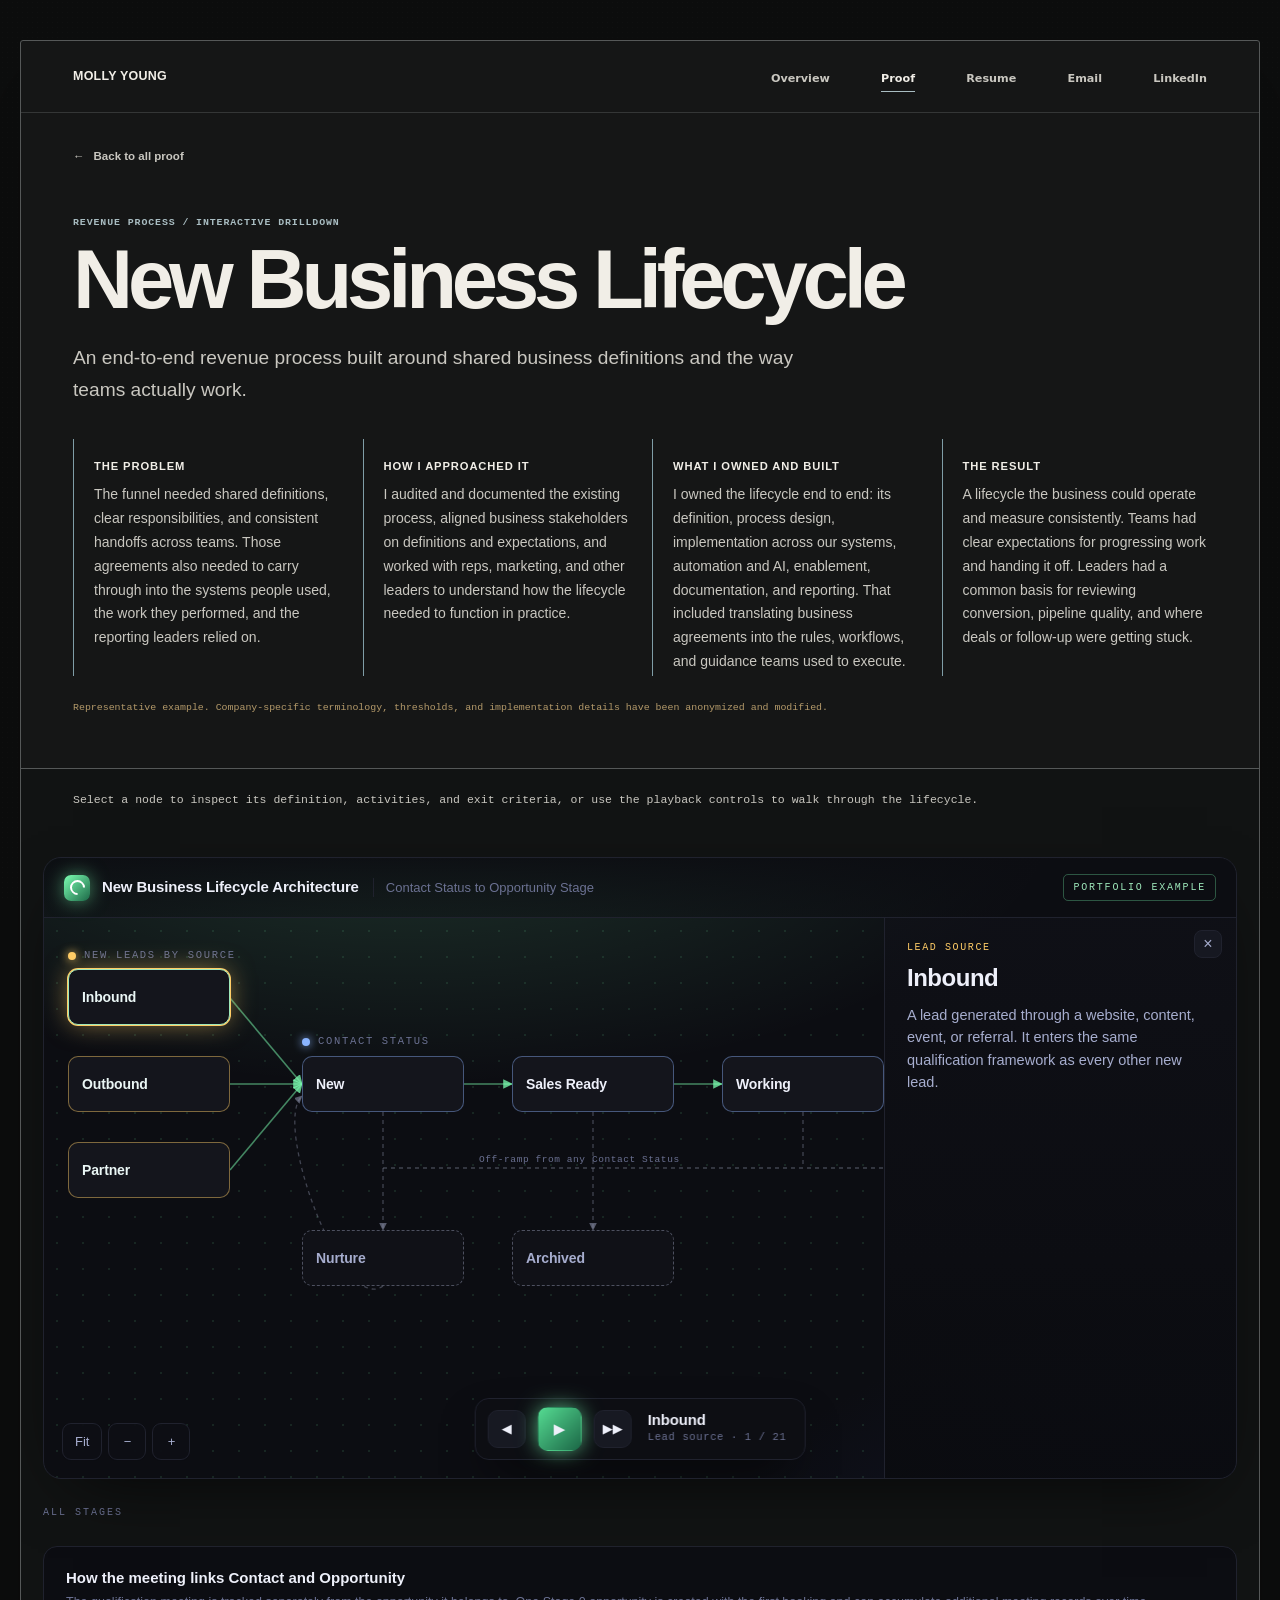
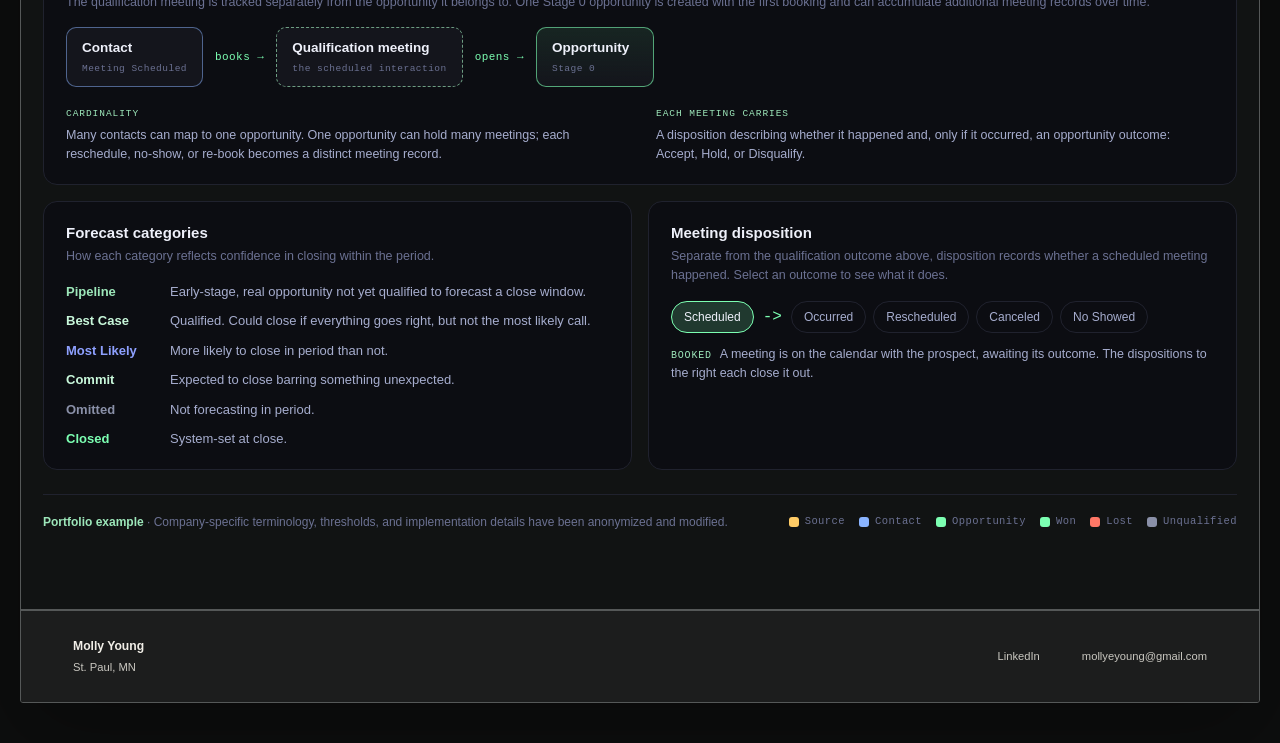
<file: proof/new-business-lifecycle/index.html>
<!DOCTYPE html>
<html lang="en">
<head>
<meta charset="utf-8">
<meta name="viewport" content="width=device-width, initial-scale=1">
<meta name="description" content="An interactive lifecycle architecture connecting acquisition source, contact progression, meeting outcomes, pipeline acceptance, forecasting, and post-sale handoff." />
<title>New Business Lifecycle | Molly Young</title>
<link rel="stylesheet" href="../../portfolio.css">
<link rel="stylesheet" href="new-business-lifecycle.css?v=20260918-four-columns">
</head>
<body class="lifecycle-page">
<a class="skip-link" href="#main">Skip to content</a>
<div class="site-shell lifecycle-site-shell">
<header class="site-header">
  <a class="wordmark" href="../../" aria-label="Molly Young overview">Molly Young</a>
  <nav aria-label="Primary navigation">
    <a href="../../">Overview</a>
    <a href="../" aria-current="page">Proof</a>
    <a href="../../molly-young-resume-v1.1.0.pdf" target="_blank" rel="noopener">Resume</a>
    <a href="mailto:mollyeyoung@gmail.com">Email</a>
    <a href="https://www.linkedin.com/in/molleyoung/" target="_blank" rel="noopener">LinkedIn</a>
  </nav>
</header>

<main id="main">
  <section class="proof-hero page-width" aria-labelledby="page-title">
    <a class="lifecycle-back" href="../"><span aria-hidden="true">←</span> Back to all proof</a>
    <span class="portfolio-eyebrow">Revenue process / interactive drilldown</span>
    <h1 id="page-title">New Business Lifecycle</h1>
    <p class="proof-intro">An end-to-end revenue process built around shared business definitions and the way teams actually work.</p>
    <div class="lifecycle-intro-grid">
      <p class="proof-context"><strong>The problem</strong> The funnel needed shared definitions, clear responsibilities, and consistent handoffs across teams. Those agreements also needed to carry through into the systems people used, the work they performed, and the reporting leaders relied on.</p>
      <p class="proof-context"><strong>How I approached it</strong> I audited and documented the existing process, aligned business stakeholders on definitions and expectations, and worked with reps, marketing, and other leaders to understand how the lifecycle needed to function in practice.</p>
      <p class="proof-context"><strong>What I owned and built</strong> I owned the lifecycle end to end: its definition, process design, implementation across our systems, automation and AI, enablement, documentation, and reporting. That included translating business agreements into the rules, workflows, and guidance teams used to execute.</p>
      <p class="proof-context"><strong>The result</strong> A lifecycle the business could operate and measure consistently. Teams had clear expectations for progressing work and handing it off. Leaders had a common basis for reviewing conversion, pipeline quality, and where deals or follow-up were getting stuck.</p>
    </div>
    <p class="anonymization-note">Representative example. Company-specific terminology, thresholds, and implementation details have been anonymized and modified.</p>
  </section>

  <section class="interactive-shell" aria-labelledby="interactive-instruction">
    <p class="interactive-instruction page-width" id="interactive-instruction">Select a node to inspect its definition, activities, and exit criteria, or use the playback controls to walk through the lifecycle.</p>
<style>
  :root{
    --i1:#EAFFF2; --i2:#C8F7DA; --i3:#9DE7BA; --i4:#7CFFB2; --i5:#55DB92;
    --i6:#2EA86D; --i7:#1C6847; --i8:#103A2A; --navy:#0C261D;
    --won:#7CFFB2; --lost:#FF7766; --omit:#8A90A8;
    --bg:#0A0B0F; --board:#0C0D12; --node:#14151C; --nodeb:#282A38;
    --tx:#EEF0FA; --tx2:#A6ADCE; --tx3:#6B7192; --line:#20222E;
    --contact:#8AB4FF; --opp:#7CFFB2; --src:#FFCC66; --oppfill:rgba(124,255,178,.10);
    --sans:ui-sans-serif,-apple-system,BlinkMacSystemFont,"Segoe UI",Roboto,Helvetica,Arial,sans-serif;
    --mono:ui-monospace,"SF Mono",SFMono-Regular,Menlo,Consolas,"Liberation Mono",monospace;
  }
  *{box-sizing:border-box}
  html,body{margin:0}
  body{font-family:var(--sans); background:var(--bg); color:var(--tx2); -webkit-font-smoothing:antialiased; overflow-x:hidden; line-height:1.5}
  .page{max-width:1280px; margin:0 auto; padding:26px 22px 44px}
  @media(max-width:640px){.page{padding:16px 12px 32px}}

  .board{position:relative; border:1px solid var(--line); border-radius:18px; overflow:hidden;
    background:radial-gradient(1100px 460px at 30% -8%, rgba(124,255,178,.16), transparent 60%),
      radial-gradient(900px 500px at 100% 120%, rgba(30,42,107,.30), transparent 60%), var(--board);
    box-shadow:0 24px 70px -30px rgba(0,0,0,.8), inset 0 1px 0 rgba(255,255,255,.03)}
  .topbar{display:flex; align-items:center; justify-content:space-between; gap:16px; flex-wrap:wrap;
    padding:16px 20px; border-bottom:1px solid var(--line); position:relative; z-index:5;
    background:linear-gradient(180deg, rgba(12,13,18,.9), rgba(12,13,18,.4))}
  .brand{display:flex; align-items:center; gap:12px}
  .glyph{width:26px; height:26px; border-radius:7px; background:linear-gradient(135deg,var(--i4),var(--i7));
    display:flex; align-items:center; justify-content:center; box-shadow:0 0 18px rgba(124,255,178,.5)}
  .glyph::after{content:""; width:11px; height:11px; border:2px solid #fff; border-radius:50%; border-right-color:transparent; transform:rotate(45deg)}
  .brand b{color:var(--tx); font-size:15px; font-weight:650; letter-spacing:-.01em}
  .brand .div{color:var(--tx3); font-size:13px; padding-left:12px; border-left:1px solid var(--line); margin-left:2px}
  .tag{font-family:var(--mono); font-size:10px; letter-spacing:.18em; text-transform:uppercase; color:var(--i3);
    border:1px solid rgba(124,255,178,.3); border-radius:5px; padding:5px 9px}
  .stats{font-family:var(--mono); font-size:11.5px; color:var(--tx3); display:flex; gap:14px; flex-wrap:wrap}
  .stats b{color:var(--tx); font-weight:600}

  .stage{position:relative; display:flex; min-height:560px}
  @media(max-width:820px){.stage{flex-direction:column; min-height:0}}
  .viewport{position:relative; flex:1; overflow:auto; min-width:0;
    background-image:radial-gradient(rgba(124,255,178,.10) 1px, transparent 1px); background-size:26px 26px}
  .canvas{position:relative; transform-origin:0 0}
  .conn{position:absolute; top:0; left:0; overflow:visible; pointer-events:none}
  .e-main{stroke:rgba(124,255,178,.5); stroke-width:1.6; fill:none}
  .e-thin{stroke:rgba(124,255,178,.28); stroke-width:1.2; fill:none}
  .e-seam{stroke:rgba(157,231,186,.75); stroke-width:1.6; fill:none}
  .e-out{stroke:rgba(224,90,72,.55); stroke-width:1.5; fill:none; stroke-dasharray:5 4}
  .e-off{stroke:rgba(138,144,168,.42); stroke-width:1.3; fill:none; stroke-dasharray:4 4}
  .e-lab{fill:var(--tx3); font-family:var(--mono); font-size:10px; text-anchor:middle; letter-spacing:.04em}
  .e-lab-out{fill:rgba(224,120,110,.9); font-family:var(--mono); font-size:10px; text-anchor:middle}
  .e-lab-adv{fill:#9DE7BA; font-family:var(--mono); font-size:10px; text-anchor:middle; letter-spacing:.03em}
  .e-lab-off{fill:var(--tx3); font-family:var(--mono); font-size:9.5px; text-anchor:start; letter-spacing:.06em}

  .cap{position:absolute; font-family:var(--mono); color:var(--tx3); z-index:1; pointer-events:none}
  .cap.zl-c,.cap.zl-contact,.cap.zl-mtg,.cap.zl-opp,.cap.zl-exit{font-size:10.5px; letter-spacing:.16em; text-transform:uppercase; display:flex; align-items:center; gap:8px}
  .cap.zl-contact::before,.cap.zl-opp::before,.cap.zl-c::before,.cap.zl-mtg::before,.cap.zl-exit::before{content:""; width:8px; height:8px; border-radius:50%}
  .cap.zl-c::before{background:var(--src); box-shadow:0 0 10px var(--src)}
  .cap.zl-contact::before{background:var(--contact); box-shadow:0 0 10px var(--contact)}
  .cap.zl-mtg::before{background:var(--i3); box-shadow:0 0 10px var(--i3)}
  .cap.zl-opp::before{background:var(--opp); box-shadow:0 0 10px var(--opp)}
  .cap.zl-exit::before{background:var(--omit)}
  .cap.many{font-size:10px; color:var(--tx3); max-width:150px; text-align:center; letter-spacing:.02em; line-height:1.35}
  .cap.iqm{font-size:10px; color:var(--i3); max-width:260px; line-height:1.4; letter-spacing:.02em}
  .cap.iqm-pill{z-index:4; font-family:var(--mono); font-size:9.5px; letter-spacing:.14em; text-transform:uppercase; color:var(--i2);
    background:rgba(20,22,32,.96); border:1px dashed rgba(157,231,186,.7); border-radius:6px; padding:4px 9px;
    display:flex; align-items:center; gap:6px; pointer-events:auto}
  .cap.iqm-pill::before{content:""; width:6px; height:6px; border-radius:2px; background:var(--i3); box-shadow:0 0 8px var(--i3)}
  .cap.iqm-pill::after{content:"\203A"; font-size:12px; line-height:1; opacity:.65}
  .js .cap.iqm-pill{cursor:pointer; transition:border-color .15s ease, box-shadow .15s ease, color .15s ease}
  .js .cap.iqm-pill:hover{border-color:var(--i3); color:#fff; box-shadow:0 0 16px -2px rgba(157,231,186,.75)}
  .cap.iqm-pill:focus-visible{outline:2px solid var(--i4); outline-offset:2px}

  /* Disposition overlay */
  .overlay{position:fixed; inset:0; z-index:50; display:flex; align-items:center; justify-content:center; padding:20px}
  .overlay[hidden]{display:none}
  .ov-backdrop{position:absolute; inset:0; background:rgba(6,7,11,.74); backdrop-filter:blur(3px)}
  .ov-card{position:relative; z-index:1; width:min(560px,100%); max-height:86vh; overflow:auto;
    background:linear-gradient(180deg,#15161f,#0e0f16); border:1px solid var(--line); border-radius:16px;
    padding:26px 28px 28px; box-shadow:0 34px 100px -22px rgba(0,0,0,.92); animation:ovin .2s ease}
  @keyframes ovin{from{opacity:0; transform:translateY(10px) scale(.99)}to{opacity:1; transform:none}}
  @media(prefers-reduced-motion:reduce){.ov-card{animation:none}}
  .ov-x{position:absolute; top:14px; right:14px; width:30px; height:30px; border-radius:8px; border:1px solid var(--line);
    background:#171922; color:var(--tx2); cursor:pointer; font-size:16px; line-height:1}
  .ov-x:hover{color:var(--tx); border-color:var(--i6)}
  .ov-x:focus-visible{outline:2px solid var(--i4); outline-offset:2px}
  .ov-eyebrow{font-family:var(--mono); font-size:10px; letter-spacing:.16em; text-transform:uppercase; color:var(--i3); margin:0 0 8px}
  .ov-h{color:var(--tx); font-size:20px; font-weight:660; margin:0 0 8px; letter-spacing:-.01em}
  .ov-lead{font-size:13px; color:var(--tx3); margin:0 0 16px; line-height:1.55}
  .ov-facts{display:flex; gap:7px; flex-wrap:wrap; margin:0 0 20px}
  .ov-facts span{font-family:var(--mono); font-size:11px; color:var(--i2); background:rgba(124,255,178,.12); border:1px solid rgba(124,255,178,.25); border-radius:6px; padding:4px 9px}
  .ov-flow{display:flex; align-items:center; gap:9px; flex-wrap:wrap; margin-bottom:14px}
  .ov-sub{font-family:var(--mono); font-size:10px; letter-spacing:.12em; text-transform:uppercase; color:var(--tx3); margin:20px 0 10px}
  .ov-outcome[hidden]{display:none}
  .ov-outcome{margin-top:16px; padding-top:16px; border-top:1px solid var(--line)}
  .ov-outcome .ov-sub{margin-top:0}
  .ov-outs{display:grid; gap:11px}
  .ov-orow{display:flex; gap:12px; align-items:baseline; font-size:13px; color:var(--tx2); line-height:1.5}
  .ov-orow span:last-child{flex:1}
  .ov-otag{font-family:var(--mono); font-size:11px; font-weight:600; padding:4px 10px; border-radius:6px; white-space:nowrap; min-width:104px; text-align:center}
  .t-accept{color:#8FE0C2; background:rgba(57,192,138,.12); border:1px solid rgba(57,192,138,.32)}
  .t-hold{color:var(--tx2); background:rgba(124,255,178,.08); border:1px solid var(--line)}
  .t-disq{color:#F0A79C; background:rgba(224,90,72,.12); border:1px solid rgba(224,90,72,.32)}

  .gnode{position:absolute; width:162px; min-height:56px; text-align:left; cursor:pointer;
    background:var(--node); border:1px solid var(--nodeb); border-radius:10px; padding:9px 13px;
    display:flex; flex-direction:column; justify-content:center; gap:3px; font:inherit; color:var(--tx);
    transition:transform .18s ease, box-shadow .18s ease, border-color .18s ease; z-index:2}
  .gnode .g-micro{font-family:var(--mono); font-size:9px; letter-spacing:.11em; color:#C8F7DA}
  .gnode .g-name{font-size:14px; font-weight:600; letter-spacing:-.01em; line-height:1.18}
  .sys-source{border-color:rgba(255,204,102,.45)}
  .sys-source .g-name{color:#EAF6F5}
  .sys-contact{border-color:rgba(138,180,255,.42)}
  .sys-meeting{border-style:dashed; border-color:rgba(157,231,186,.7); background:linear-gradient(180deg,rgba(157,231,186,.09),var(--node))}
  .sys-meeting .g-name{color:#EAFFF2}
  .js .sys-meeting.active{box-shadow:0 0 0 1px var(--i3), 0 0 26px -2px rgba(157,231,186,.65)}
  .sys-opp{border-color:rgba(124,255,178,.55); background:linear-gradient(180deg,var(--oppfill),var(--node))}
  .sys-off{border-style:dashed; border-color:rgba(138,144,168,.5); background:#101117}
  .sys-off .g-name{color:var(--tx2)}
  .gate{border-color:rgba(157,231,186,.85); background:linear-gradient(180deg,rgba(124,255,178,.26),var(--node));
    box-shadow:0 0 0 1px rgba(124,255,178,.25), 0 10px 30px -12px rgba(124,255,178,.6)}
  .stacked{box-shadow:0 0 0 0 transparent}
  .stacked::before,.stacked::after{content:""; position:absolute; inset:0; border:1px solid rgba(124,255,178,.35);
    border-radius:10px; background:var(--node); z-index:-1}
  .stacked::before{transform:translate(6px,-6px)}
  .stacked::after{transform:translate(12px,-12px); opacity:.55}
  .term-won{border-color:rgba(57,192,138,.6)!important}
  .term-lost{border-color:rgba(224,90,72,.6)!important}

  .js .gnode:hover{transform:translateY(-1px); border-color:var(--i3); box-shadow:0 8px 24px -8px rgba(124,255,178,.5)}
  .js .gnode.active{border-color:var(--i3); box-shadow:0 0 0 1px var(--i4), 0 0 30px -2px rgba(124,255,178,.7); transform:translateY(-1px)}
  .js .sys-source.active{box-shadow:0 0 0 1px var(--src), 0 0 26px -2px rgba(255,204,102,.55)}
  .js .term-won.active{box-shadow:0 0 0 1px var(--won), 0 0 30px -2px rgba(57,192,138,.7)}
  .js .term-lost.active{box-shadow:0 0 0 1px var(--lost), 0 0 30px -2px rgba(224,90,72,.7)}
  .gnode:focus-visible{outline:2px solid var(--i4); outline-offset:2px}

  .zoom{position:absolute; left:18px; bottom:18px; z-index:6; display:none; gap:6px}
  .js .zoom{display:flex}
  .zbtn{font-family:var(--sans); font-size:13px; color:var(--tx2); background:rgba(14,15,21,.82); backdrop-filter:blur(10px);
    border:1px solid var(--line); border-radius:9px; padding:8px 12px; cursor:pointer; min-width:38px}
  .zbtn:hover{color:var(--tx); border-color:var(--i6)}
  .zbtn:focus-visible{outline:2px solid var(--i4); outline-offset:2px}

  .player{position:absolute; left:50%; transform:translateX(-50%); bottom:18px; z-index:7; display:none;
    align-items:center; gap:12px; padding:8px 8px 8px 12px; background:rgba(14,15,21,.9); backdrop-filter:blur(12px);
    border:1px solid var(--line); border-radius:14px; box-shadow:0 20px 50px -18px rgba(0,0,0,.85)}
  .js .player{display:flex}
  .pbtn{width:38px; height:38px; border-radius:10px; border:1px solid var(--line); background:#171922; color:var(--tx);
    cursor:pointer; display:flex; align-items:center; justify-content:center; font-size:13px}
  .pbtn:hover{border-color:var(--i6)}
  .pbtn:focus-visible{outline:2px solid var(--i4); outline-offset:2px}
  .pbtn.play{background:linear-gradient(135deg,var(--i5),var(--i7)); border-color:transparent; width:44px; height:44px; box-shadow:0 0 22px -2px rgba(124,255,178,.8); font-size:15px}
  .pmeta{padding:0 10px 0 4px; min-width:150px}
  .pmeta .pn{color:var(--tx); font-size:15px; font-weight:650; letter-spacing:-.01em; line-height:1.1}
  .pmeta .ps{font-family:var(--mono); font-size:10.5px; color:var(--tx3); letter-spacing:.06em; margin-top:2px}

  .detail-x{position:absolute; top:12px; right:14px; z-index:8; width:28px; height:28px; border-radius:8px;
    border:1px solid var(--line); background:rgba(23,25,34,.92); color:var(--tx2); cursor:pointer; font-size:16px; line-height:1;
    display:none; align-items:center; justify-content:center}
  .js .detail-x{display:flex}
  .detail-x:hover{color:var(--tx); border-color:var(--i6)}
  .detail-show{position:absolute; top:12px; right:14px; z-index:8; display:none; align-items:center;
    border:1px solid var(--line); background:rgba(23,25,34,.92); color:var(--tx2); cursor:pointer; font-family:var(--mono);
    font-size:11px; letter-spacing:.08em; text-transform:uppercase; border-radius:8px; padding:7px 11px}
  .stage.detail-hidden .detail{display:none}
  .stage.detail-hidden .detail-x{display:none}
  .stage.detail-hidden .detail-show{display:flex}
  .detail-show:hover{color:var(--tx); border-color:var(--i6)}
  .detail-x:focus-visible,.detail-show:focus-visible{outline:2px solid var(--i4); outline-offset:2px}
  @media(max-width:820px){.detail-x,.stage.detail-hidden .detail-show{display:none!important}}
  .detail{display:none; width:352px; flex:none; border-left:1px solid var(--line);
    background:linear-gradient(180deg, rgba(16,17,24,.7), rgba(10,11,15,.9)); overflow:auto; padding:22px 22px 28px}
  .js .detail{display:block}
  @media(max-width:820px){.detail{width:auto; border-left:0; border-top:1px solid var(--line)}}
  .detail .scard{border:0; padding:0; background:none; animation:fade .28s ease}
  @keyframes fade{from{opacity:0; transform:translateY(6px)}to{opacity:1; transform:none}}
  @media(prefers-reduced-motion:reduce){.detail .scard{animation:none}}

  .scard .d-eyebrow{font-family:var(--mono); font-size:10px; letter-spacing:.16em; text-transform:uppercase; color:var(--i3); margin:0 0 10px}
  .sys-source .d-eyebrow{color:var(--src)} .sys-opp .d-eyebrow{color:#C8F7DA} .sys-off .d-eyebrow{color:var(--omit)}
  .scard[data-term="won"] .d-eyebrow{color:var(--won)} .scard[data-term="lost"] .d-eyebrow{color:var(--lost)}
  .scard .d-name{color:var(--tx); font-size:24px; font-weight:680; letter-spacing:-.02em; margin:0; line-height:1.12}
  .scard .d-mile{font-size:14.5px; color:var(--tx2); margin:12px 0 0; line-height:1.55}
  .d-meta{display:grid; grid-template-columns:auto auto; gap:14px 26px; align-items:end; margin-top:20px}
  .d-prob,.d-fc{display:flex; flex-direction:column; gap:4px} .d-fc{align-items:flex-start}
  .d-pn{font-size:30px; color:var(--tx); font-weight:600; line-height:1; letter-spacing:-.02em}
  .d-pn em{font-style:normal; font-size:16px; color:var(--tx3); margin-left:1px}
  .fc{font-size:13px; font-weight:650}
  .fc-pipeline{color:var(--i3)} .fc-best{color:#C8F7DA} .fc-most{color:#8EA0FF} .fc-commit{color:#C8F7DA} .fc-omitted{color:var(--omit)} .fc-closed{color:var(--won)}
  .d-l{font-family:var(--mono); font-size:9px; letter-spacing:.14em; text-transform:uppercase; color:var(--tx3)}
  .d-meter{grid-column:1/-1; height:3px; background:var(--line); border-radius:3px; overflow:hidden}
  .d-fill{display:block; height:100%; border-radius:3px; background:linear-gradient(90deg,var(--i5),var(--i3))}
  .d-fill.fill-won{background:var(--won)} .d-fill.fill-lost{background:var(--lost)} .d-fill.fill-omitted{background:var(--omit)}
  .d-facts{display:flex; gap:7px; flex-wrap:wrap; margin-top:18px}
  .d-facts span{font-family:var(--mono); font-size:11px; color:var(--i2); background:rgba(124,255,178,.12); border:1px solid rgba(124,255,178,.25); border-radius:6px; padding:4px 9px}
  .d-block{margin-top:22px}
  .d-block h4{font-family:var(--mono); font-size:10px; letter-spacing:.14em; text-transform:uppercase; color:var(--i3); margin:0 0 11px; padding-bottom:8px; border-bottom:1px solid var(--line)}
  .sys-off .d-block h4{color:var(--omit)}
  .d-block ul{list-style:none; margin:0; padding:0; display:grid; gap:8px}
  .d-block li{position:relative; padding-left:16px; font-size:13.5px; color:var(--tx2); line-height:1.5}
  .d-block li::before{content:""; position:absolute; left:1px; top:8px; width:5px; height:5px; border-radius:50%; background:var(--i4)}
  .scard[data-term="won"] .d-block li::before{background:var(--won)} .scard[data-term="lost"] .d-block li::before{background:var(--lost)} .sys-off .d-block li::before{background:var(--omit)}
  .d-note{margin-top:20px; font-size:12.5px; color:var(--tx3); padding-left:13px; border-left:2px solid var(--i6); line-height:1.55}
  .d-note.d-gate{color:var(--tx2); border-left-color:#E9A23B; background:rgba(233,162,59,.07); padding:12px 14px; border-radius:0 9px 9px 0}
  .d-note.d-gate b{color:var(--tx)}
  .d-note.d-gate .gate-i{font-size:14px; margin-right:2px}

  .allstages{margin-top:20px; display:grid; gap:14px}
  .js .allstages{display:none}
  .allstages .scard{background:var(--board); border:1px solid var(--line); border-radius:14px; padding:20px 22px}
  .allstages-h{font-family:var(--mono); font-size:10px; letter-spacing:.2em; text-transform:uppercase; color:var(--tx3); margin:26px 0 4px}
  .staticnote{font-family:var(--mono); font-size:11px; color:var(--tx3); margin:14px 2px 0; letter-spacing:.02em}
  .js .staticnote{display:none}

  .ref{margin-top:26px; display:grid; grid-template-columns:1fr 1fr; gap:16px}
  @media(max-width:760px){.ref{grid-template-columns:1fr}}
  .rcard{border:1px solid var(--line); border-radius:14px; padding:20px 22px; background:var(--board)}
  .rcard h3{color:var(--tx); font-size:15px; font-weight:640; margin:0 0 3px}
  .rcard .rl{font-size:12.5px; color:var(--tx3); margin:0 0 16px}
  .iqm-track{grid-column:1 / -1}
  .rec-flow{display:flex; align-items:center; gap:12px; flex-wrap:wrap; margin:2px 0 20px}
  .rec{display:flex; flex-direction:column; gap:3px; border:1px solid var(--line); border-radius:10px; padding:10px 15px; background:var(--node); min-width:118px}
  .rec b{color:var(--tx); font-size:13.5px; font-weight:650}
  .rec span{font-family:var(--mono); font-size:9.5px; color:var(--tx3); letter-spacing:.05em}
  .rec-contact{border-color:rgba(138,180,255,.5)}
  .rec-mtg{border-style:dashed; border-color:rgba(157,231,186,.65)}
  .rec-opp{border-color:rgba(124,255,178,.6); background:linear-gradient(180deg,var(--oppfill),var(--node))}
  .rec-ar{font-family:var(--mono); font-size:11px; color:var(--i4); letter-spacing:.04em}
  .rec-facts{display:grid; grid-template-columns:1fr 1fr; gap:16px 32px}
  @media(max-width:760px){.rec-facts{grid-template-columns:1fr}}
  .rec-facts>div{font-size:12.5px; color:var(--tx2); line-height:1.5}
  .rf-k{display:block; font-family:var(--mono); font-size:9.5px; letter-spacing:.1em; text-transform:uppercase; color:var(--i3); margin-bottom:5px}
  .fclist{display:grid; gap:10px}
  .fcrow{display:grid; grid-template-columns:92px 1fr; gap:12px; align-items:baseline; font-size:13px; color:var(--tx2)}
  .disp{display:flex; flex-direction:column; gap:12px}
  .dflow{display:flex; align-items:center; gap:9px; flex-wrap:wrap}
  .dflow .sc{font-size:13.5px; font-weight:650; color:var(--tx)} .dflow .ar{color:var(--i4); font-family:var(--mono)}
  .outs{display:flex; gap:7px; flex-wrap:wrap}
  .out{font-family:inherit; font-size:12px; color:var(--tx2); border:1px solid var(--line); border-radius:999px; padding:6px 12px; background:transparent}
  .js .out{cursor:pointer; transition:border-color .15s ease, background .15s ease, color .15s ease}
  .js .out:hover{border-color:var(--i5); color:var(--tx)}
  .out:focus-visible{outline:2px solid var(--i4); outline-offset:2px}
  .out.sel{border-color:var(--i4); color:var(--tx); background:rgba(124,255,178,.18)}
  .out.adv.sel{border-color:var(--won); color:#D6F5E8; background:rgba(57,192,138,.16)}
  .dn{font-size:12.5px; color:var(--tx2); line-height:1.55; margin:0; min-height:2.6em}
  .dn .dn-tag{font-family:var(--mono); font-size:10px; letter-spacing:.08em; text-transform:uppercase; margin-right:8px}
  .dn .t-adv{color:var(--won)} .dn .t-close{color:var(--omit)} .dn .t-sched{color:var(--i3)}

  footer{margin-top:24px; padding-top:18px; border-top:1px solid var(--line); font-size:12px; color:var(--tx3);
    display:flex; justify-content:space-between; gap:16px; flex-wrap:wrap; align-items:center}
  footer b{color:var(--i3); font-weight:650}
  .key{display:flex; gap:14px; flex-wrap:wrap}
  .key .k{display:flex; align-items:center; gap:6px; font-family:var(--mono); font-size:10.5px; letter-spacing:.04em}
  .key .sw{width:10px; height:10px; border-radius:3px; display:inline-block}

  .postit{position:absolute; width:320px; padding:13px 15px 14px; z-index:5; pointer-events:none;
    background:linear-gradient(180deg, rgba(20,21,28,.97), rgba(15,16,22,.97));
    border:1px solid var(--nodeb); border-left:2px solid rgba(224,90,72,.85);
    border-radius:11px; color:var(--tx2);
    box-shadow:0 18px 46px -24px rgba(0,0,0,.85), inset 0 1px 0 rgba(255,255,255,.04)}
  .postit .pi-head{font-family:var(--mono); font-size:10px; letter-spacing:.16em; text-transform:uppercase;
    font-weight:600; color:#E28C7E; margin:0 0 7px; display:flex; align-items:center; gap:8px}
  .postit .pi-head::before{content:""; width:8px; height:8px; border-radius:50%;
    background:var(--lost); box-shadow:0 0 10px var(--lost)}
  .postit .pi-body{font-size:12.5px; line-height:1.5; color:var(--tx2); margin:0}
  .postit .pi-body b{color:var(--tx); font-weight:600}
</style>
<script>document.documentElement.classList.add("js");if(document.body){document.body.classList.add("js");}</script>
<div class="page">
  <div class="board">
    <div class="topbar">
      <div class="brand"><span class="glyph" aria-hidden="true"></span><b>New Business Lifecycle Architecture</b>
        <span class="div">Contact Status to Opportunity Stage</span></div>
      <span class="tag">Portfolio Example</span>
    </div>
    <div class="stage">
      <div class="viewport" id="viewport">
        <div class="canvas" id="canvas" style="width:3050px; height:430px">
          <span class="cap zl-c" style="left:24px; top:30px">New leads by source</span>
<span class="cap zl-contact" style="left:258px; top:116px">Contact Status</span>
<span class="cap zl-opp" style="left:1588px; top:110px">Opportunity Stage</span>
<span class="cap many" style="left:1068px; top:300px">Multiple contacts can map to one opportunity</span>
<span class="cap iqm" style="left:1275px; top:392px">Stage 0 opens when a qualification meeting is scheduled; its outcome routes the opportunity</span>
<button type="button" id="iqm-btn" class="cap iqm-pill" style="left:1272px; top:150px">Qualification meeting</button>
          <svg class="conn" width="3050" height="430" viewBox="0 0 3050 430" aria-hidden="true">
            <defs>
              <marker id="arw" markerWidth="7" markerHeight="7" refX="5.5" refY="3" orient="auto"><path d="M0,0 L6,3 L0,6 Z" fill="rgba(124,255,178,.75)"/></marker>
              <marker id="arwg" markerWidth="7" markerHeight="7" refX="5.5" refY="3" orient="auto"><path d="M0,0 L6,3 L0,6 Z" fill="rgba(138,144,168,.6)"/></marker>
              <marker id="arwr" markerWidth="7" markerHeight="7" refX="5.5" refY="3" orient="auto"><path d="M0,0 L6,3 L0,6 Z" fill="rgba(224,90,72,.7)"/></marker>
            </defs>
            <path class="e-main" d="M186,80 L258,166" marker-end="url(#arw)"/>
            <path class="e-main" d="M186,166 L258,166" marker-end="url(#arw)"/>
            <path class="e-main" d="M186,252 L258,166" marker-end="url(#arw)"/>
            <path class="e-main" d="M420,166 L468,166" marker-end="url(#arw)"/>
            <path class="e-main" d="M630,166 L678,166" marker-end="url(#arw)"/>
            <path class="e-main" d="M840,166 L888,166" marker-end="url(#arw)"/>
            <path class="e-main" d="M1050,166 L1098,166" marker-end="url(#arw)"/>
            <path class="e-main" d="M1260,166 L1342,166" marker-end="url(#arw)"/>
            <path class="e-thin" d="M1260,152 L1342,166"/>
            <path class="e-thin" d="M1260,140 L1342,166"/>
            <path class="e-main" d="M1271,96 L1271,180 L1342,180" marker-end="url(#arw)"/>
            <path class="e-main" d="M1504,166 L1588,166" marker-end="url(#arw)"/>
            <path class="e-out" d="M1423,194 L1423,312" marker-end="url(#arwr)"/>
            <path class="e-seam" d="M1397,138 C1377,96 1469,96 1449,138" marker-end="url(#arw)"/>
            <path class="e-main" d="M1750,166 L1798,166" marker-end="url(#arw)"/>
            <path class="e-main" d="M1960,166 L2008,166" marker-end="url(#arw)"/>
            <path class="e-main" d="M2170,166 L2218,166" marker-end="url(#arw)"/>
            <path class="e-main" d="M2380,166 L2428,166" marker-end="url(#arw)"/>
            <path class="e-main" d="M2590,166 L2638,166" marker-end="url(#arw)"/>
            <path class="e-main" d="M2800,166 L2848,166" marker-end="url(#arw)"/>
            <path class="e-out" d="M2719,194 L2719,312" marker-end="url(#arwr)"/>
            <path class="e-off" d="M339,250 L1179,250"/>
            <path class="e-off" d="M339,194 L339,250"/>
            <path class="e-off" d="M549,194 L549,250"/>
            <path class="e-off" d="M759,194 L759,250"/>
            <path class="e-off" d="M969,194 L969,250"/>
            <path class="e-off" d="M1179,194 L1179,250"/>
            <path class="e-off" d="M339,250 L339,312" marker-end="url(#arwg)"/>
            <path class="e-off" d="M549,250 L549,312" marker-end="url(#arwg)"/>
            <path class="e-off" d="M339,368 C299,398 228,206 258,178" marker-end="url(#arwg)"/>
            <text class="e-lab-adv" x="1546" y="130">Accept to pipeline</text>
            <text class="e-lab-out" x="1379" y="256">Disqualify</text>
            <text class="e-lab" x="1423" y="92">Hold</text>
            <text class="e-lab-out" x="2727" y="256">Lost</text>
            <text class="e-lab-off" x="435" y="244">Off-ramp from any Contact Status</text>
          </svg>
          <button class="gnode sys-source" data-target="inbound" style="left:24px;top:52px"><span class="g-name">Inbound</span></button>
<button class="gnode sys-source" data-target="outbound" style="left:24px;top:138px"><span class="g-name">Outbound</span></button>
<button class="gnode sys-source" data-target="partner" style="left:24px;top:224px"><span class="g-name">Partner</span></button>
<button class="gnode sys-source" data-target="dealreg" style="left:1190px;top:40px"><span class="g-name">Partner Registration</span></button>
<button class="gnode sys-contact" data-target="new" style="left:258px;top:138px"><span class="g-name">New</span></button>
<button class="gnode sys-contact" data-target="mql" style="left:468px;top:138px"><span class="g-name">Sales Ready</span></button>
<button class="gnode sys-contact" data-target="sal" style="left:678px;top:138px"><span class="g-name">Working</span></button>
<button class="gnode sys-contact" data-target="engaged" style="left:888px;top:138px"><span class="g-name">Engaged</span></button>
<button class="gnode sys-contact stacked" data-target="sql" style="left:1098px;top:138px"><span class="g-name">Meeting Scheduled</span></button>
<button class="gnode sys-opp gate" data-target="o0" style="left:1342px;top:138px"><span class="g-micro">STAGE 0</span><span class="g-name">Qualification Review</span></button>
<button class="gnode sys-opp" data-target="o1" style="left:1588px;top:138px"><span class="g-micro">STAGE 1 &middot; 10%</span><span class="g-name">Problem Discovery</span></button>
<button class="gnode sys-opp" data-target="o2" style="left:1798px;top:138px"><span class="g-micro">STAGE 2 &middot; 25%</span><span class="g-name">Requirements Alignment</span></button>
<button class="gnode sys-opp" data-target="o3" style="left:2008px;top:138px"><span class="g-micro">STAGE 3 &middot; 40%</span><span class="g-name">Solution Evaluation</span></button>
<button class="gnode sys-opp" data-target="o4" style="left:2218px;top:138px"><span class="g-micro">STAGE 4 &middot; 55%</span><span class="g-name">Business Case</span></button>
<button class="gnode sys-opp" data-target="o5" style="left:2428px;top:138px"><span class="g-micro">STAGE 5 &middot; 75%</span><span class="g-name">Commercial Review</span></button>
<button class="gnode sys-opp" data-target="o6" style="left:2638px;top:138px"><span class="g-micro">STAGE 6 &middot; 90%</span><span class="g-name">Final Approval</span></button>
<button class="gnode sys-opp term-won" data-target="won" style="left:2848px;top:138px"><span class="g-micro">STAGE 7 &middot; 100%</span><span class="g-name">Closed Won</span></button>
<button class="gnode sys-opp term-lost" data-target="lost" style="left:2638px;top:312px"><span class="g-micro">STAGE 8 &middot; 0%</span><span class="g-name">Closed Lost</span></button>
<button class="gnode sys-opp term-unq" data-target="unq" style="left:1342px;top:312px"><span class="g-micro">STAGE 9 &middot; UNQUALIFIED</span><span class="g-name">Unqualified</span></button>
<button class="gnode sys-off" data-target="nurture" style="left:258px;top:312px"><span class="g-name">Nurture</span></button>
<button class="gnode sys-off term-unq" data-target="archived" style="left:468px;top:312px"><span class="g-name">Archived</span></button>
<div class="postit" style="left:1750px; top:16px">
  <p class="pi-head">Illustrative architecture</p>
  <p class="pi-body">Terminology, thresholds, and operating details have been <b>anonymized and modified</b> for this portfolio example.</p>
</div>
        </div>
      </div>
      <aside class="detail" id="detail" aria-live="polite"></aside>
      <button type="button" class="detail-x" id="detail-x" aria-label="Hide details">&times;</button>
      <button type="button" class="detail-show" id="detail-show" aria-label="Show details" hidden>&#8249;&nbsp;Details</button>
      <div class="zoom"><button class="zbtn" id="zfit">Fit</button><button class="zbtn" id="zout">&#8722;</button><button class="zbtn" id="zin">&#43;</button></div>
      <div class="player">
        <button class="pbtn" id="prev" aria-label="Previous">&#9664;</button>
        <button class="pbtn play" id="play" aria-label="Play">&#9654;</button>
        <button class="pbtn" id="next" aria-label="Next">&#9654;&#9654;</button>
        <div class="pmeta"><div class="pn" id="pn">Inbound</div><div class="ps" id="ps">Lead source &middot; 1 / 21</div></div>
      </div>
    </div>
  </div>

  <div class="overlay" id="iqm-overlay" hidden>
    <div class="ov-backdrop" data-close></div>
    <div class="ov-card" role="dialog" aria-modal="true" aria-label="Qualification meeting disposition">
      <button type="button" class="ov-x" data-close aria-label="Close">&times;</button>
      <p class="ov-eyebrow">Meeting record &middot; qualification</p>
      <h3 class="ov-h">Meeting disposition</h3>
      <p class="ov-lead">Scheduling the qualification meeting creates the meeting record and a Stage 0 opportunity together. Its disposition tracks whether the meeting happened, separately from the opportunity acceptance decision.</p>
      <div class="ov-facts"><span>Pre-pipeline</span><span>Sales-owned</span><span>Outcome required</span></div>
      <p class="ov-sub">Select a disposition</p>
      <div class="ov-flow" id="ov-flow">
        <button type="button" class="out sched" data-eff="scheduled">Scheduled</button>
        <span class="ar">-&gt;</span>
        <div class="outs">
          <button type="button" class="out adv" data-eff="occurred">Occurred</button>
          <button type="button" class="out" data-eff="rescheduled">Rescheduled</button>
          <button type="button" class="out" data-eff="canceled">Canceled</button>
          <button type="button" class="out" data-eff="noshowed">No Showed</button>
        </div>
      </div>
      <p class="dn" id="ov-result"></p>
      <div class="ov-outcome" id="ov-outcome" hidden>
        <p class="ov-sub">Then the qualification outcome routes Stage 0</p>
        <div class="ov-outs">
          <div class="ov-orow"><span class="ov-otag t-accept">Accept</span><span>The opportunity advances to Stage 1 and becomes accepted pipeline.</span></div>
          <div class="ov-orow"><span class="ov-otag t-hold">Hold</span><span>The opportunity stays at Stage 0, pending more qualification before it can be accepted.</span></div>
          <div class="ov-orow"><span class="ov-otag t-disq">Disqualify</span><span>The opportunity moves to Stage 9 Unqualified, the only path to Unqualified.</span></div>
        </div>
      </div>
    </div>
  </div>

      <p class="staticnote">Interactive map. Enable JavaScript to walk the path node by node or press play. Click the qualification-meeting marker to see the meeting disposition. Every stage is listed below.</p>
  <p class="allstages-h">All stages</p>
  <div class="allstages">
<article class="scard sys-source" id="card-inbound"><p class="d-eyebrow">Lead source</p><h3 class="d-name">Inbound</h3><p class="d-mile">A lead generated through a website, content, event, or referral. It enters the same qualification framework as every other new lead.</p></article>
<article class="scard sys-source" id="card-outbound"><p class="d-eyebrow">Lead source</p><h3 class="d-name">Outbound</h3><p class="d-mile">A lead sourced by the SDR and AE prospecting motion into target accounts and personas.</p></article>
<article class="scard sys-source" id="card-partner"><p class="d-eyebrow">Lead source</p><h3 class="d-name">Partner</h3><p class="d-mile">A lead referred by a channel partner. Worked like any other lead until it qualifies.</p></article>
<article class="scard sys-source" id="card-dealreg"><p class="d-eyebrow">Alternate entry path</p><h3 class="d-name">Partner Registration</h3><p class="d-mile">A qualified partner referral can enter near the qualification gate without being forced through every top-of-funnel status.</p><div class="d-block"><h4>Design principle</h4><ul><li>Preserve the original source</li><li>Apply the same acceptance criteria</li><li>Create the Stage 0 opportunity only when the meeting is scheduled</li></ul></div></article>
<article class="scard sys-contact" id="card-new"><p class="d-eyebrow">Contact Status</p><h3 class="d-name">New</h3><p class="d-mile">A net-new contact that has not yet been evaluated or worked.</p><div class="d-block"><h4>Entry and activities</h4><ul><li>Capture source, account, and essential firmographic context</li><li>Run enrichment, validation, and ownership rules</li><li>Determine whether the record is actionable</li></ul></div><div class="d-block"><h4>Exit criteria</h4><ul><li>Meets the sales-ready threshold</li><li>Otherwise routes to Nurture or Archived</li></ul></div></article>
<article class="scard sys-contact" id="card-mql"><p class="d-eyebrow">Contact Status</p><h3 class="d-name">Sales Ready</h3><p class="d-mile">A source-agnostic quality gate indicating that the contact is ready for sales engagement.</p><div class="d-block"><h4>Entry and activities</h4><ul><li>Meets agreed fit and signal criteria</li><li>Routes to the appropriate owner with relevant context</li></ul></div><div class="d-block"><h4>Exit criteria</h4><ul><li>A seller accepts and begins working the record</li><li>If not accepted, the record leaves the active queue</li></ul></div><p class="d-note">Lifecycle status should represent business meaning, not simply a technical side effect of record creation or conversion. This separates system automation from the qualification decision.</p></article>
<article class="scard sys-contact" id="card-sal"><p class="d-eyebrow">Contact Status</p><h3 class="d-name">Working</h3><p class="d-mile">A seller has accepted ownership and is actively working the contact.</p><div class="d-block"><h4>Typical work</h4><ul><li>Personalized outreach across appropriate channels</li><li>Initial qualification and context gathering</li><li>Qualification meeting scheduled when interest is confirmed</li></ul></div><div class="d-block"><h4>Exit criteria</h4><ul><li>Two-way engagement or a scheduled qualification meeting</li></ul></div></article>
<article class="scard sys-contact" id="card-engaged"><p class="d-eyebrow">Contact Status</p><h3 class="d-name">Engaged</h3><p class="d-mile">A meaningful two-way interaction has been reached.</p><div class="d-block"><h4>Exit criteria</h4><ul><li>A qualification meeting is scheduled</li></ul></div></article>
<article class="scard sys-contact" id="card-sql"><p class="d-eyebrow">Contact Status</p><h3 class="d-name">Meeting Scheduled</h3><p class="d-mile">A qualification meeting is booked with a relevant contact around a plausible business need or project.</p><p class="d-note">The booking creates a meeting record and a Stage 0 opportunity together. Multiple contacts and meetings can map to one opportunity. Click the qualification-meeting marker to see how meeting disposition stays separate from pipeline acceptance.</p></article>
<article class="scard sys-opp" id="card-o0"><p class="d-eyebrow">Opportunity Stage &middot; acceptance gate</p><h3 class="d-name">Qualification Review</h3><p class="d-mile">A pre-pipeline opportunity created when a qualification meeting is scheduled. It captures demand without inflating accepted pipeline before the meeting occurs and the opportunity is validated.</p><div class="d-meta"><div class="d-prob"><span class="d-pn">0<em>%</em></span><span class="d-l">Illustrative probability</span></div><div class="d-fc"><span class="fc fc-omitted">Omitted</span><span class="d-l">Forecast</span></div><div class="d-meter"><span class="d-fill fill-omitted" style="width:0%"></span></div></div><div class="d-facts"><span>Pre-pipeline</span><span>Sales-owned</span><span>Acceptance required</span></div><div class="d-block"><h4>Typical work</h4><ul><li>Conduct the qualification meeting</li><li>Validate need, fit, timing, and the next step</li><li>Capture estimated value when advancing</li></ul></div><div class="d-block"><h4>Exit criteria</h4><ul><li>Qualification meeting completed</li><li>Acceptance criteria validated</li><li>Buyer commits to a meaningful next step</li><li>A credible buying window is identified</li></ul></div><div class="d-block"><h4>Qualification outcome</h4><ul><li>Accept -&gt; Stage 1 Problem Discovery</li><li>Hold -&gt; remain at Stage 0 pending more evidence</li><li>Disqualify -&gt; Stage 9 Unqualified with a reason captured</li></ul></div></article>
<article class="scard sys-opp" id="card-o1"><p class="d-eyebrow">Opportunity Stage</p><h3 class="d-name">Problem Discovery</h3><p class="d-mile">The opportunity has been accepted into pipeline. The team clarifies the current state, desired outcome, and people involved.</p><div class="d-meta"><div class="d-prob"><span class="d-pn">10<em>%</em></span><span class="d-l">Illustrative probability</span></div><div class="d-fc"><span class="fc fc-pipeline">Pipeline</span><span class="d-l">Forecast</span></div><div class="d-meter"><span class="d-fill fill-pipeline" style="width:10%"></span></div></div><div class="d-block"><h4>Typical work</h4><ul><li>Explore the current state, pain, impact, and desired outcome</li><li>Capture high-level business and technical context</li><li>Identify stakeholders and internal resources</li></ul></div><div class="d-block"><h4>Exit criteria</h4><ul><li>The problem and use case are documented</li><li>The buyer commits to a defined next step</li></ul></div></article>
<article class="scard sys-opp" id="card-o2"><p class="d-eyebrow">Opportunity Stage</p><h3 class="d-name">Requirements Alignment</h3><p class="d-mile">The team confirms what must be solved, who is involved, and what a viable solution must support before a formal evaluation.</p><div class="d-meta"><div class="d-prob"><span class="d-pn">25<em>%</em></span><span class="d-l">Illustrative probability</span></div><div class="d-fc"><span class="fc fc-pipeline">Pipeline</span><span class="d-l">Forecast</span></div><div class="d-meter"><span class="d-fill fill-pipeline" style="width:25%"></span></div></div><div class="d-block"><h4>Typical work</h4><ul><li>Expand business and technical discovery</li><li>Document requirements, constraints, and success outcomes</li><li>Engage decision participants and additional stakeholders</li></ul></div><div class="d-block"><h4>Exit criteria</h4><ul><li>Requirements and success outcomes are documented</li><li>Decision participants are identified</li><li>The buyer confirms that a formal evaluation is worthwhile</li></ul></div></article>
<article class="scard sys-opp" id="card-o3"><p class="d-eyebrow">Opportunity Stage</p><h3 class="d-name">Solution Evaluation</h3><p class="d-mile">The buyer actively evaluates business and technical fit against agreed needs and objectives.</p><div class="d-meta"><div class="d-prob"><span class="d-pn">40<em>%</em></span><span class="d-l">Illustrative probability</span></div><div class="d-fc"><span class="fc fc-best">Best Case</span><span class="d-l">Forecast</span></div><div class="d-meter"><span class="d-fill fill-best" style="width:40%"></span></div></div><div class="d-block"><h4>Typical work</h4><ul><li>Tailored demonstration, workshop, trial, or proof of concept</li><li>Technical, security, integration, and operational review</li><li>Review findings against success criteria</li></ul></div><div class="d-block"><h4>Exit criteria</h4><ul><li>Agreed success criteria are met</li><li>Material risks are resolved or mitigated</li><li>The buyer confirms solution fit and the remaining decision path</li></ul></div></article>
<article class="scard sys-opp" id="card-o4"><p class="d-eyebrow">Opportunity Stage</p><h3 class="d-name">Business Case</h3><p class="d-mile">The team translates validated fit into a credible scope, value case, and proposal that the buyer can evaluate internally.</p><div class="d-meta"><div class="d-prob"><span class="d-pn">55<em>%</em></span><span class="d-l">Illustrative probability</span></div><div class="d-fc"><span class="fc fc-best">Best Case</span><span class="d-l">Forecast</span></div><div class="d-meter"><span class="d-fill fill-best" style="width:55%"></span></div></div><div class="d-block"><h4>Typical work</h4><ul><li>Develop scope, configuration, and commercial structure</li><li>Refine value and expected outcomes with the buyer</li><li>Enable the champion to build internal alignment</li></ul></div><div class="d-block"><h4>Exit criteria</h4><ul><li>The proposal has been delivered and reviewed</li><li>Scope reflects the intended purchase</li><li>Budget authority and approval requirements are understood</li></ul></div></article>
<article class="scard sys-opp" id="card-o5"><p class="d-eyebrow">Opportunity Stage</p><h3 class="d-name">Commercial Review</h3><p class="d-mile">The buyer has indicated a preferred direction and the parties are aligning commercial terms and the path to approval.</p><div class="d-meta"><div class="d-prob"><span class="d-pn">75<em>%</em></span><span class="d-l">Illustrative probability</span></div><div class="d-fc"><span class="fc fc-most">Most Likely</span><span class="d-l">Forecast</span></div><div class="d-meter"><span class="d-fill fill-most" style="width:75%"></span></div></div><div class="d-block"><h4>Typical work</h4><ul><li>Review scope and commercial terms</li><li>Confirm stakeholder and executive alignment</li><li>Coordinate procurement, legal, security, and vendor requirements</li></ul></div><div class="d-block"><h4>Exit criteria</h4><ul><li>The buyer states intent to proceed subject to defined conditions</li><li>Decision authority and funding are confirmed</li><li>Remaining approvals, dependencies, owners, and dates are documented</li></ul></div></article>
<article class="scard sys-opp" id="card-o6"><p class="d-eyebrow">Opportunity Stage</p><h3 class="d-name">Final Approval</h3><p class="d-mile">The purchase decision is made. The remaining work executes contracting and required approvals.</p><div class="d-meta"><div class="d-prob"><span class="d-pn">90<em>%</em></span><span class="d-l">Illustrative probability</span></div><div class="d-fc"><span class="fc fc-commit">Commit</span><span class="d-l">Forecast</span></div><div class="d-meter"><span class="d-fill fill-commit" style="width:90%"></span></div></div><div class="d-block"><h4>Typical work</h4><ul><li>Coordinate contract, procurement, and signature steps</li><li>Validate the data required for an accurate handoff</li><li>Prepare implementation and post-sale ownership</li></ul></div><div class="d-block"><h4>Exit criteria</h4><ul><li>The buyer has explicitly confirmed the decision</li><li>Final terms are agreed</li><li>Remaining approval steps have named owners and dates</li><li>No substantive purchase decision remains open</li></ul></div></article>
<article class="scard sys-opp" id="card-won" data-term="won"><p class="d-eyebrow">Opportunity Stage</p><h3 class="d-name">Closed Won</h3><p class="d-mile">The opportunity is closed after the required commercial evidence has been received.</p><div class="d-meta"><div class="d-prob"><span class="d-pn">100<em>%</em></span><span class="d-l">Probability</span></div><div class="d-fc"><span class="fc fc-closed">Closed</span><span class="d-l">Forecast</span></div><div class="d-meter"><span class="d-fill fill-won" style="width:100%"></span></div></div><div class="d-block"><h4>Governed handoff</h4><ul><li>Validate required order and customer information</li><li>Complete the appropriate approval</li><li>Release downstream workflows only after validation</li></ul></div><p class="d-note d-gate"><span class="gate-i">⚠️</span> <b>Automation follows approval.</b> A Closed Won event should not trigger downstream work until the required commercial and operational data has been validated.</p><div class="d-block"><h4>Post-sale transition</h4><ul><li>Assign onboarding ownership</li><li>Complete internal handoffs with shared context</li></ul></div></article>
<article class="scard sys-opp" id="card-lost" data-term="lost"><p class="d-eyebrow">Opportunity Stage</p><h3 class="d-name">Closed Lost</h3><p class="d-mile">An accepted pipeline opportunity that will not move forward this cycle.</p><div class="d-meta"><div class="d-prob"><span class="d-pn">0<em>%</em></span><span class="d-l">Probability</span></div><div class="d-fc"><span class="fc fc-omitted">Omitted</span><span class="d-l">Forecast</span></div><div class="d-meter"><span class="d-fill fill-lost" style="width:0%"></span></div></div><div class="d-block"><h4>Closure data</h4><ul><li>Primary loss reason</li><li>Competitor or alternative where applicable</li><li>Decision status and feedback</li><li>Re-engagement trigger where known</li></ul></div></article>
<article class="scard sys-opp" id="card-unq" data-term="unq"><p class="d-eyebrow">Opportunity Stage</p><h3 class="d-name">Unqualified</h3><p class="d-mile">A Stage 0 opportunity that did not meet pipeline-acceptance criteria. Only reachable from Stage 0.</p><div class="d-meta"><div class="d-prob"><span class="d-pn">0<em>%</em></span><span class="d-l">Probability</span></div><div class="d-fc"><span class="fc fc-omitted">Omitted</span><span class="d-l">Forecast</span></div><div class="d-meter"><span class="d-fill fill-omitted" style="width:0%"></span></div></div><div class="d-block"><h4>Reasons</h4><ul><li>No validated need</li><li>Outside supported use cases or ICP</li><li>No meaningful engagement</li><li>No credible next step</li><li>Timeline beyond the window</li><li>Duplicate or invalid</li></ul></div></article>
<article class="scard sys-off" id="card-nurture"><p class="d-eyebrow">Off-ramp</p><h3 class="d-name">Nurture</h3><p class="d-mile">Not actively worked. The contact can re-enter the working funnel when new evidence makes it actionable.</p><div class="d-block"><h4>Design principle</h4><ul><li>Available from any Contact Status</li><li>Preserves original source and lifecycle history</li><li>Re-entry requires a new signal or intentional review</li></ul></div></article>
<article class="scard sys-off" id="card-archived" data-term="unq"><p class="d-eyebrow">Off-ramp</p><h3 class="d-name">Archived</h3><p class="d-mile">A disqualified, duplicate, invalid, or otherwise unusable contact.</p><div class="d-block"><h4>Design principle</h4><ul><li>Available from any Contact Status</li><li>Requires a structured reason</li><li>Retains history without leaving the record in an active queue</li></ul></div></article>
  </div>

  <div class="ref">
    <div class="rcard iqm-track"><h3>How the meeting links Contact and Opportunity</h3>
      <p class="rl">The qualification meeting is tracked separately from the opportunity it belongs to. One Stage 0 opportunity is created with the first booking and can accumulate additional meeting records over time.</p>
      <div class="rec-flow">
        <span class="rec rec-contact"><b>Contact</b><span>Meeting Scheduled</span></span>
        <span class="rec-ar">books &rarr;</span>
        <span class="rec rec-mtg"><b>Qualification meeting</b><span>the scheduled interaction</span></span>
        <span class="rec-ar">opens &rarr;</span>
        <span class="rec rec-opp"><b>Opportunity</b><span>Stage 0</span></span>
      </div>
      <div class="rec-facts">
        <div><span class="rf-k">Cardinality</span>Many contacts can map to one opportunity. One opportunity can hold many meetings; each reschedule, no-show, or re-book becomes a distinct meeting record.</div>
        <div><span class="rf-k">Each meeting carries</span>A disposition describing whether it happened and, only if it occurred, an opportunity outcome: Accept, Hold, or Disqualify.</div>
      </div>
    </div>
    <div class="rcard"><h3>Forecast categories</h3><p class="rl">How each category reflects confidence in closing within the period.</p><div class="fclist"><div class="fcrow"><span class="fc fc-pipeline">Pipeline</span><span>Early-stage, real opportunity not yet qualified to forecast a close window.</span></div><div class="fcrow"><span class="fc fc-best">Best Case</span><span>Qualified. Could close if everything goes right, but not the most likely call.</span></div><div class="fcrow"><span class="fc fc-most">Most Likely</span><span>More likely to close in period than not.</span></div><div class="fcrow"><span class="fc fc-commit">Commit</span><span>Expected to close barring something unexpected.</span></div><div class="fcrow"><span class="fc fc-omitted">Omitted</span><span>Not forecasting in period.</span></div><div class="fcrow"><span class="fc fc-closed">Closed</span><span>System-set at close.</span></div></div></div>
    <div class="rcard"><h3>Meeting disposition</h3><p class="rl">Separate from the qualification outcome above, disposition records whether a scheduled meeting happened. Select an outcome to see what it does.</p>
      <div class="disp"><div class="dflow" id="disp-flow">
        <button type="button" class="out sched" data-eff="scheduled">Scheduled</button>
        <span class="ar">-&gt;</span>
        <div class="outs">
          <button type="button" class="out adv" data-eff="occurred">Occurred</button>
          <button type="button" class="out" data-eff="rescheduled">Rescheduled</button>
          <button type="button" class="out" data-eff="canceled">Canceled</button>
          <button type="button" class="out" data-eff="noshowed">No Showed</button>
        </div></div>
        <p class="dn" id="disp-result">A meeting is on the calendar, awaiting its outcome. Each disposition below closes it out; only Occurred advances the record.</p></div>
    </div>
  </div>

  <footer class="lifecycle-key">
    <span><b>Portfolio example</b> &middot; Company-specific terminology, thresholds, and implementation details have been anonymized and modified.</span>
    <span class="key">
      <span class="k"><span class="sw" style="background:var(--src)"></span>Source</span>
      <span class="k"><span class="sw" style="background:var(--contact)"></span>Contact</span>
      <span class="k"><span class="sw" style="background:var(--opp)"></span>Opportunity</span>
      <span class="k"><span class="sw" style="background:var(--won)"></span>Won</span>
      <span class="k"><span class="sw" style="background:var(--lost)"></span>Lost</span>
      <span class="k"><span class="sw" style="background:var(--omit)"></span>Unqualified</span>
    </span>
  </footer>
</div>
  </section>

</main>

<footer class="site-footer">
  <div><strong>Molly Young</strong><span>St. Paul, MN</span></div>
  <a href="https://www.linkedin.com/in/molleyoung/" target="_blank" rel="noopener">LinkedIn</a>
  <a href="mailto:mollyeyoung@gmail.com">mollyeyoung@gmail.com</a>
</footer>
</div>

<script>
(function(){
  var started = false;
  function init(){
  var order = ["inbound","outbound","partner","new","mql","sal","engaged","sql","o0","o1","o2","o3","o4","o5","o6","won","lost","unq","nurture","archived","dealreg"];
  var nodes = Array.prototype.slice.call(document.querySelectorAll('.gnode'));
  var detail = document.getElementById('detail');
  var vp = document.getElementById('viewport'), canvas = document.getElementById('canvas');
  var pn = document.getElementById('pn'), ps = document.getElementById('ps'), playB = document.getElementById('play');
  var sysName = {source:'Lead source', contact:'Contact Status', meeting:'Meeting record', opp:'Opportunity Stage', off:'Off-ramp'};
  var idx = 0, timer = null, scale = 1;
  function meta(id){ var n=document.querySelector('.gnode[data-target="'+id+'"]'); return {name:n.querySelector('.g-name').textContent, sys:n.className.match(/sys-(\w+)/)[1]}; }
  function show(i, user){
    idx = (i + order.length) % order.length; var id = order[idx];
    nodes.forEach(function(n){ n.classList.toggle('active', n.getAttribute('data-target')===id); });
    var card = document.getElementById('card-'+id);
    detail.innerHTML = '<div class="scard '+card.className.replace('scard','').trim()+'"'+(card.getAttribute('data-term')?' data-term="'+card.getAttribute('data-term')+'"':'')+'>'+card.innerHTML+'</div>';
    var m = meta(id); pn.textContent = m.name; ps.textContent = sysName[m.sys] + ' · ' + (idx+1) + ' / ' + order.length;
    var active = document.querySelector('.gnode.active');
    if(active && active.scrollIntoView){ active.scrollIntoView({behavior:'smooth', block:'nearest', inline:'center'}); }
    if(user) stop();
  }
  function stop(){ if(timer){ clearInterval(timer); timer=null; playB.innerHTML='▶'; } }
  function play(){ if(timer){ stop(); return; } playB.innerHTML='▌▌';
    timer=setInterval(function(){ if(idx>=order.length-1){ stop(); return; } show(idx+1,false); }, 2400); }
  function applyScale(s){
    scale=Math.max(.2, Math.min(1.6, s));
    canvas.style.transform='scale('+scale+')';
    canvas.style.width=(3050*scale)+'px';
    canvas.style.height=(430*scale)+'px';
  }
  function fit(){ applyScale((vp.clientWidth-28)/3050); }
  nodes.forEach(function(n){ n.addEventListener('click', function(){ show(order.indexOf(n.getAttribute('data-target')), true); }); });
  document.getElementById('prev').addEventListener('click', function(){ show(idx-1, true); });
  document.getElementById('next').addEventListener('click', function(){ show(idx+1, true); });
  playB.addEventListener('click', play);
  document.getElementById('zin').addEventListener('click', function(){ applyScale(scale+.15); });
  document.getElementById('zout').addEventListener('click', function(){ applyScale(scale-.15); });
  document.getElementById('zfit').addEventListener('click', fit);
  document.addEventListener('keydown', function(e){ if(e.key==='ArrowRight'){show(idx+1,true);} else if(e.key==='ArrowLeft'){show(idx-1,true);} });
  show(0, false);

  // Meeting disposition: interactive outcome selector
  var effs = {
    scheduled:  ['sched', 'Booked', 'A meeting is on the calendar with the prospect, awaiting its outcome. The dispositions to the right each close it out.'],
    occurred:   ['adv',   'Advances', 'The meeting happened, so the record advances to the next step. This is the only outcome that moves things forward.'],
    rescheduled:['close', 'Closes this meeting', 'The current meeting is closed and a new one is booked. That re-book is a fresh meeting, not a loop back.'],
    canceled:   ['close', 'Closes this meeting', 'The current meeting is closed. Booking again later starts a new meeting, not a continuation of this one.'],
    noshowed:   ['close', 'Closes this meeting', 'The prospect did not attend, so this meeting is closed. Booking again starts a new meeting, not a loop.']
  };
  function wireDisp(flowId, resultId, outcomeId){
    var outs = Array.prototype.slice.call(document.querySelectorAll('#'+flowId+' .out'));
    var res = document.getElementById(resultId);
    var oc = outcomeId ? document.getElementById(outcomeId) : null;
    if(!res || !outs.length) return;
    function selOut(el){
      outs.forEach(function(o){ o.classList.remove('sel'); });
      el.classList.add('sel');
      var eff = el.getAttribute('data-eff'), e = effs[eff];
      res.innerHTML = '<span class="dn-tag t-'+e[0]+'">'+e[1]+'</span>'+e[2];
      if(oc){ oc.hidden = (eff !== 'occurred'); }
    }
    outs.forEach(function(o){ o.addEventListener('click', function(){ selOut(o); }); });
    selOut(outs[0]);
  }
  wireDisp('disp-flow','disp-result');
  wireDisp('ov-flow','ov-result','ov-outcome');

  // IQM marker -> disposition overlay
  var overlay = document.getElementById('iqm-overlay');
  var iqmBtn = document.getElementById('iqm-btn');
  function openOv(){ if(overlay){ overlay.hidden=false; } }
  function closeOv(){ if(overlay){ overlay.hidden=true; } }
  if(iqmBtn){ iqmBtn.addEventListener('click', openOv); }
  if(overlay){
    Array.prototype.slice.call(overlay.querySelectorAll('[data-close]')).forEach(function(el){ el.addEventListener('click', closeOv); });
  }
  document.addEventListener('keydown', function(e){ if(e.key==='Escape'){ closeOv(); } });

  // Collapse / show the detail drawer to see the whole flow
  var stageEl = document.querySelector('.stage');
  var dX = document.getElementById('detail-x'), dShow = document.getElementById('detail-show');
  if(dX && stageEl) dX.addEventListener('click', function(){ stageEl.classList.add('detail-hidden'); });
  if(dShow && stageEl) dShow.addEventListener('click', function(){ stageEl.classList.remove('detail-hidden'); });
  }
  function boot(){
    if(started) return true;
    if(!document.querySelector('.gnode')) return false;
    started = true; init(); return true;
  }
  if(!boot()){
    document.addEventListener('DOMContentLoaded', boot);
    var _tries = 0, _iv = setInterval(function(){ if(boot() || ++_tries > 60){ clearInterval(_iv); } }, 50);
  }
})();
</script>
</body>
</html>
</file>
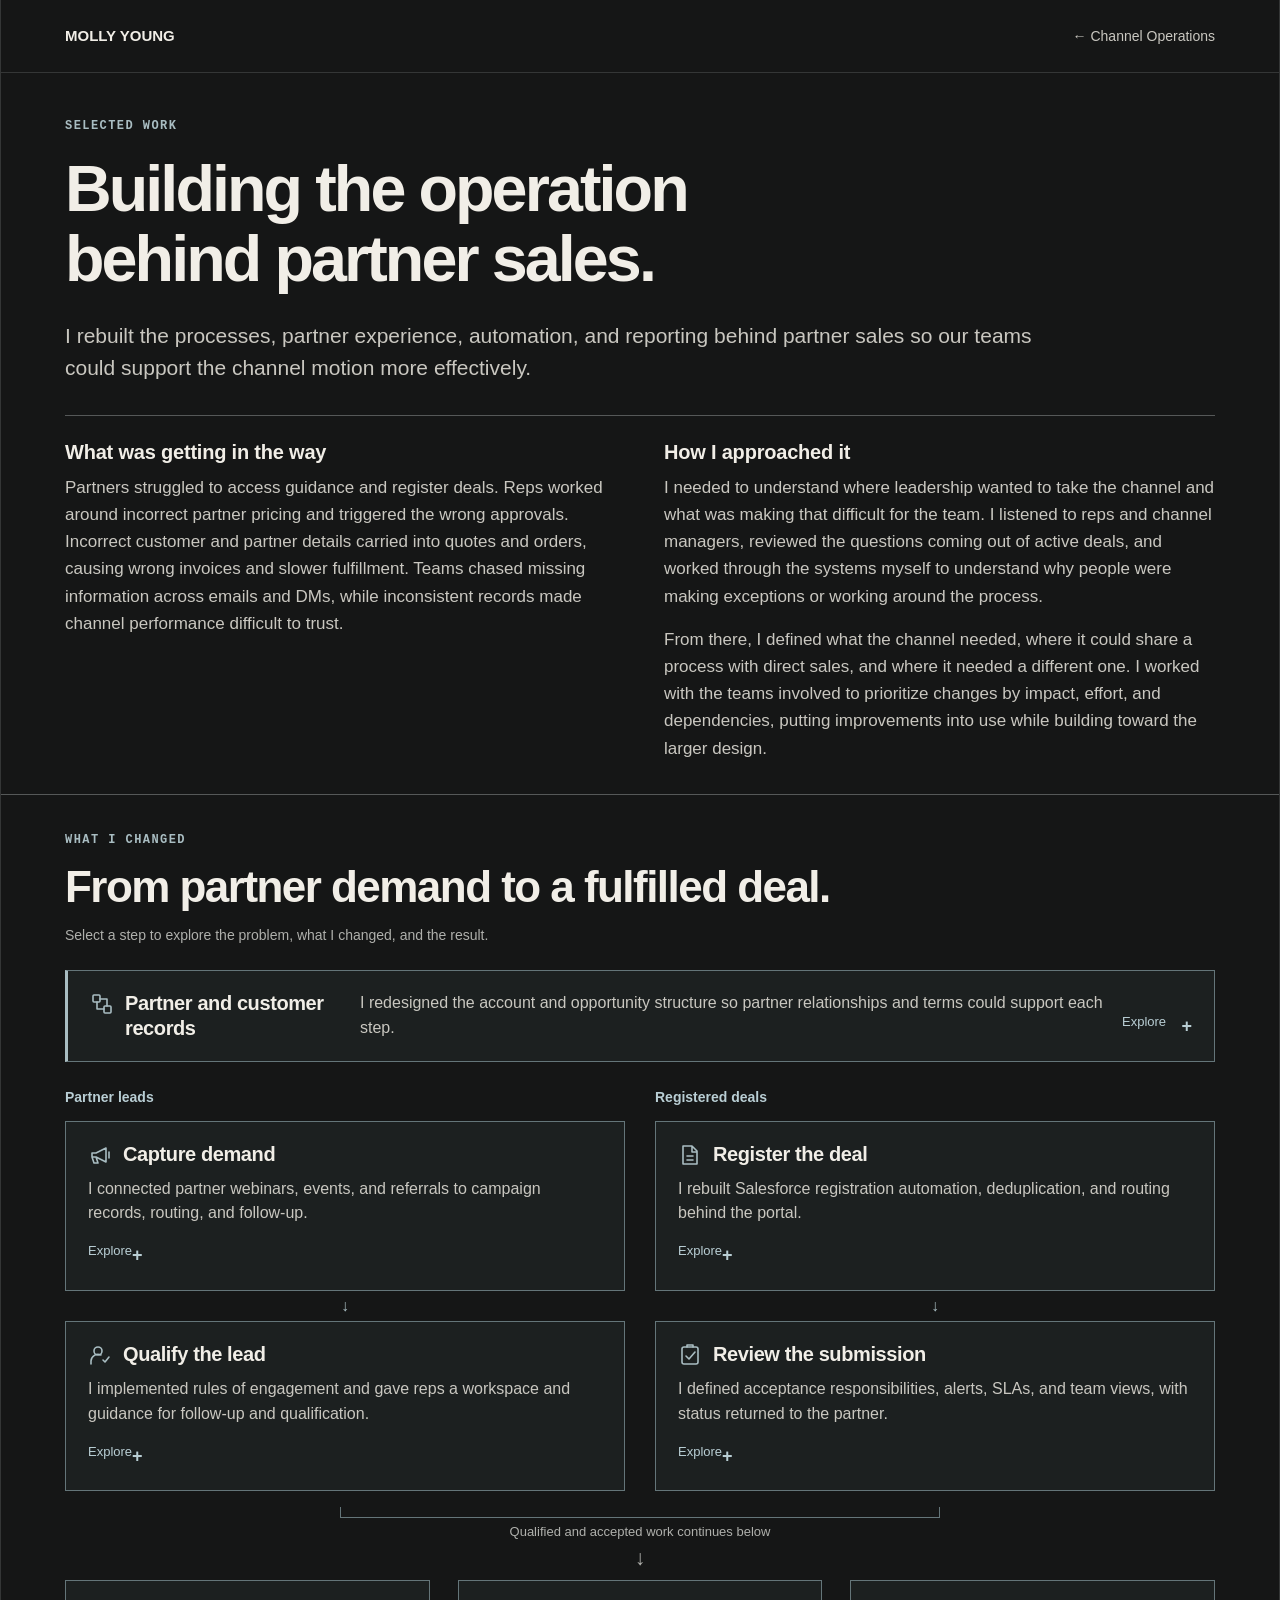
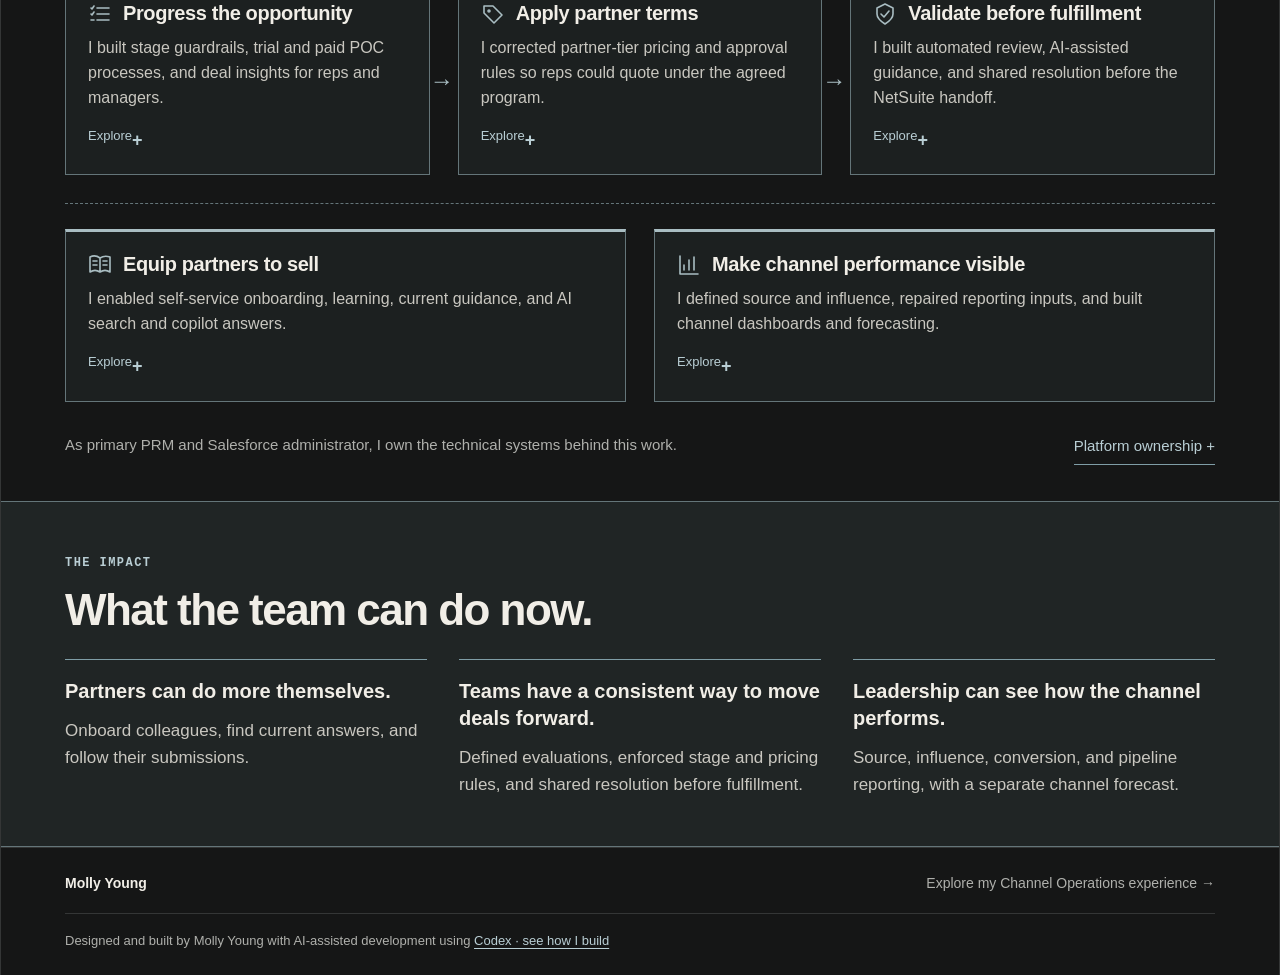
<file: proof/partner-sales/index.html>
<!doctype html><html lang="en"><head><meta charset="utf-8"><meta name="viewport" content="width=device-width,initial-scale=1"><meta name="description" content="Molly Young’s work improving partner sales through PRM ownership, Salesforce administration, commercial controls, enablement, and channel reporting."><title>Building the operation behind partner sales | Molly Young</title><style>*{box-sizing:border-box}html{scroll-behavior:smooth;scroll-padding-top:30px}body{margin:0;background:#0d0e0e;color:#f1eee7;font-family:Inter,-apple-system,BlinkMacSystemFont,"Segoe UI",Arial,sans-serif;line-height:1.6}a{color:inherit}button{font:inherit}button,a{touch-action:manipulation}a:focus-visible,button:focus-visible{outline:3px solid #d0bda1;outline-offset:5px}.shell{max-width:1320px;margin:auto;border-inline:1px solid #343636;background:#151616}.pad{padding-inline:clamp(24px,5vw,76px)}header{display:flex;align-items:center;justify-content:space-between;padding-block:24px;border-bottom:1px solid #343636;gap:20px}header a{text-decoration:none;font-weight:750;font-size:15px}header span{color:#b7b9b4;font-size:13px}.eyebrow,.label{font:600 12px/1.5 ui-monospace,SFMono-Regular,monospace;text-transform:uppercase;letter-spacing:.12em;color:#a9bdc2}.hero{padding-block:62px 48px}h1{font-size:clamp(44px,6.1vw,80px);letter-spacing:-.055em;line-height:1.04;font-weight:630;max-width:900px;margin:19px 0 26px}p{margin:0 0 16px}.intro{font-size:21px;max-width:860px;color:#c9c7c0;line-height:1.65}.intro strong{color:#f1eee7;font-weight:550}.summary{display:grid;grid-template-columns:repeat(4,1fr);gap:26px;margin-top:38px;border-top:1px solid #555858;padding-top:24px}.summary a{text-decoration:none;border-top:2px solid transparent;padding-top:5px}.summary a:hover{border-color:#a9bdc2}.summary b{display:block;font-size:17px;margin-bottom:8px}.summary span{font-size:15px;color:#c9c7c0;display:block}.problem{padding-block:42px;background:#202525;color:#f1eee7;border-block:1px solid #647579}h2{font-size:clamp(29px,3.5vw,44px);font-weight:600;letter-spacing:-.035em;line-height:1.16;margin:12px 0 24px}.problem .label{color:#b9ced4}.pain-grid{display:grid;grid-template-columns:1fr 1fr;gap:44px}.pain-grid h3{font-size:22px;line-height:1.35;margin:0 0 12px;letter-spacing:-.015em}.pain-grid p{color:#deded6;font-size:18px;margin:0}.approach{display:grid;grid-template-columns:.75fr 1.25fr;gap:54px;padding-block:56px;border-bottom:1px solid #555858}.approach p{font-size:18px;color:#c9c7c0}.approach strong{color:#f1eee7;font-weight:550}.approach .principle{border-left:3px solid #b49a6a;padding-left:22px;color:#f1eee7}.work-intro{padding-block:48px 24px}.work-intro p{color:#c9c7c0;font-size:18px;max-width:850px}.journey{display:grid;grid-template-columns:repeat(5,1fr);gap:0;margin-top:26px}.journey a{position:relative;text-decoration:none;padding:20px 20px 20px 16px;background:#202222;border:1px solid #555858;margin-right:-1px;min-height:120px}.journey a:hover{background:#2b3234}.journey .num{display:block;color:#a9bdc2;font:14px ui-monospace,monospace;margin-bottom:12px}.journey b{font-weight:550;font-size:17px}.journey .arrow{position:absolute;right:-10px;top:48px;z-index:2;background:#151616;border:1px solid #555858;border-radius:50%;width:20px;height:20px;line-height:17px;text-align:center;color:#c9c7c0;font-size:14px}.hint{font-size:14px!important;margin-top:12px!important;color:#afb0ac!important}.stage{border-top:1px solid #555858;padding-block:34px 40px}.stage-head{display:grid;grid-template-columns:70px 1fr;gap:20px;margin-bottom:26px}.big-num{font:400 42px/1.2 ui-monospace,monospace;color:#7f9da6}.stage h3{font-size:clamp(25px,2.8vw,35px);line-height:1.2;letter-spacing:-.03em;margin:0 0 10px;font-weight:580}.stage-head p{font-size:16px;color:#afb0ac;max-width:840px;margin:0}.case-grid{display:grid;grid-template-columns:.78fr 1.22fr;gap:38px}.case-grid p{font-size:18px;color:#d2d0ca;margin:10px 0 0}.before{padding-right:30px;border-right:1px solid #343636}.before .label{color:#d0bda1}.outcome{margin-top:25px;background:#233033;border-left:3px solid #a9bdc2;padding:20px 24px;display:grid;grid-template-columns:140px 1fr;gap:22px}.outcome .label{color:#b9d0d5;padding-top:4px}.outcome p{font-size:18px;color:#f1eee7;margin:0}.detail{background:transparent;border:0;border-bottom:1px solid #7f9da6;color:#b9ced4;padding:8px 0 6px;margin-top:18px;cursor:pointer;font-size:15px}.detail:hover{color:white}.related{display:inline-block;margin-top:18px;color:#c4d4d8;font-size:15px}.ownership{background:#1d1f1f;border-block:1px solid #555858;padding-block:36px;display:grid;grid-template-columns:.75fr 1.25fr;gap:54px}.ownership h2{font-size:29px}.ownership p{font-size:17px;color:#c9c7c0}.impact{padding-block:52px}.impact-grid{display:grid;grid-template-columns:repeat(3,1fr);gap:30px}.impact-grid h3{font-size:21px;font-weight:600;line-height:1.35;margin:0 0 12px}.impact-grid p{font-size:17px;color:#c9c7c0}.impact-grid>div{border-top:2px solid #7f9da6;padding-top:20px}.endnote{font-size:18px;max-width:880px;margin:28px 0 0;color:#d0bda1}footer{border-top:1px solid #343636;padding-block:24px;display:flex;justify-content:space-between;gap:20px;color:#afb0ac;font-size:14px}footer a{text-decoration:none}dialog{color:#f1eee7;background:#1d2020;border:1px solid #7f9da6;border-radius:6px;width:min(800px,calc(100% - 28px));max-height:85dvh;padding:0;box-shadow:0 30px 100px #000}dialog::backdrop{background:rgba(0,0,0,.8)}.modal-head{display:flex;gap:20px;justify-content:space-between;align-items:start;padding:24px 30px;border-bottom:1px solid #555858;position:sticky;top:0;background:#1d2020}.modal-head h2{font-size:25px;margin:6px 0 0}.close{background:#303737;border:1px solid #647579;color:#f1eee7;border-radius:3px;padding:7px 12px;cursor:pointer}.modal-body{padding:26px 30px}.modal-body h3{font-size:20px;margin:0 0 10px}.modal-body p{font-size:18px;color:#d2d0ca;margin-bottom:26px}.modal-body p:last-child{margin-bottom:0}@media(max-width:800px){.summary{grid-template-columns:1fr 1fr}.approach,.ownership{grid-template-columns:1fr;gap:12px}.journey{grid-template-columns:1fr;gap:8px}.journey a{min-height:0;display:flex;align-items:center;gap:20px;padding:15px 20px}.journey .num{margin:0}.journey .arrow{display:none}.case-grid{grid-template-columns:1fr;gap:22px}.before{border-right:0;padding:0}.outcome{grid-template-columns:1fr;gap:8px}.impact-grid{grid-template-columns:1fr;gap:22px}.stage-head{grid-template-columns:45px 1fr;gap:12px}.big-num{font-size:29px}.pain-grid{grid-template-columns:1fr;gap:26px}.hero{padding-top:38px}.approach,.impact{padding-block:36px}.modal-head,.modal-body{padding:22px}.intro{font-size:19px}.stage{padding-block:28px}header span{font-size:12px}}@media(max-width:420px){.summary{gap:18px}.summary span{font-size:14px}header span{max-width:95px;text-align:right}.pad{padding-inline:22px}footer{flex-direction:column;gap:8px}}@media(prefers-reduced-motion:reduce){html{scroll-behavior:auto}}@media print{body,.shell{background:white;color:black}.shell{border:0}.detail,dialog,header,footer,.journey{display:none}.pad{padding-inline:20px}p,.intro,.case-grid p,.stage-head p,.approach p,.ownership p,.impact-grid p{color:#222!important}.outcome{background:#eee}.outcome p{color:black}.stage,.impact-grid>div{break-inside:avoid}h1{font-size:40px}.label{color:#333}.summary{display:none}}
.related-context{font-size:16px;color:#c9c7c0;max-width:850px;margin:22px 0 0}.related-context+.related{margin-top:8px}.impact{background:#202525;color:#f1eee7;border-block:1px solid #647579}.impact .label{color:#b9ced4}.impact-grid p{color:#deded6}.impact .endnote{color:#deded6}.measured{border-block:1px solid #a4aaa6;margin-top:26px;padding:22px 0}.measured strong{font-size:21px;font-weight:620}.measured p{font-size:16px;color:#deded6;margin:8px 0 0}.measured a{text-underline-offset:3px}
.connection-instruction{font-size:15px!important;color:#b9ced4!important;margin:18px 0 24px!important}.map-button{color:#f1eee7;background:#202525;border:1px solid #647579;text-align:left;cursor:pointer;min-width:0}.map-button:hover{background:#293336;border-color:#b9ced4}.map-button:focus-visible{outline:3px solid #d0bda1;outline-offset:4px}.connection-icon{width:28px;height:28px;flex:none;color:#a9bdc2}.foundation,.report-band,.knowledge-band{width:100%;display:grid;grid-template-columns:30px 1fr 20px;gap:18px;padding:24px;align-items:start}.map-kicker{display:block;color:#b9ced4;font-size:12px;letter-spacing:.065em;text-transform:uppercase;line-height:1.5;margin-bottom:9px}.map-button strong{display:block;font-size:21px;line-height:1.3;font-weight:600;letter-spacing:-.02em}.map-copy{display:block;font-size:16px;line-height:1.55;color:#deded6;margin-top:10px}.open-mark{color:#b9ced4;font-size:21px}.foundation-branches,.report-branches{height:30px;display:grid;grid-template-columns:repeat(3,1fr);gap:28px}.foundation-branches i,.report-branches i{display:block;width:1px;height:30px;background:#7f9da6;justify-self:center;position:relative}.foundation-branches i:after,.report-branches i:after{content:'';position:absolute;bottom:1px;left:-3px;width:6px;height:6px;border-right:1px solid #a9bdc2;border-bottom:1px solid #a9bdc2;transform:rotate(45deg)}.transaction-row{display:grid;grid-template-columns:repeat(3,minmax(0,1fr));gap:28px}.transaction{position:relative;display:flex;flex-direction:column;padding:21px 20px 17px;background:#1c2020}.transaction:not(:last-child):after{content:'→';position:absolute;top:45%;right:-25px;color:#a9bdc2;font-size:24px;line-height:1}.card-title{display:flex;align-items:start;gap:11px;min-height:74px;padding-top:4px}.card-title .connection-icon{width:25px;height:25px;margin-top:2px}.transaction .card-title strong{font-size:22px}.mini-label{display:block;font-size:13px;line-height:1.4;color:#b9ced4;font-weight:600;margin-top:17px}.transaction-body{display:block;flex:1}.transaction-body .map-copy{margin-top:7px}.transaction-result{display:block;margin-top:22px;border-top:1px solid #555858}.transaction-result .map-copy{font-size:15px}.map-explore{display:flex;justify-content:space-between;font-size:13px;color:#b9ced4;border-top:1px solid #343636;padding-top:13px;margin-top:18px}.report-band{background:#1c2020}.knowledge-band{margin-top:24px;border-color:#555858;background:#1c1d1d}.work-intro{padding-bottom:30px}.connected-map{margin-top:8px}@media(max-width:850px){.transaction-row{grid-template-columns:1fr;gap:30px}.foundation-branches,.report-branches{display:block;height:27px}.foundation-branches i,.report-branches i{margin:auto;height:27px}.foundation-branches i:not(:first-child),.report-branches i:not(:first-child){display:none}.transaction:not(:last-child):after{content:'↓';top:auto;bottom:-27px;right:calc(50% - 7px);font-size:23px}.card-title{min-height:0}.transaction{padding:22px}.foundation,.report-band,.knowledge-band{padding:22px;gap:13px;grid-template-columns:25px 1fr 15px}.map-button strong{font-size:20px}.map-copy{font-size:17px}.transaction-result .map-copy{font-size:16px}.connection-icon{width:25px;height:25px}.map-kicker{font-size:11px}.map-explore{font-size:14px}.connection-instruction{font-size:0!important}.connection-instruction:after{content:'Follow the deal from top to bottom. Select a box to read the problem, my work, and the impact.';font-size:15px}}@media print{.map-button{background:white;color:black}.map-button .map-copy{color:#222}.map-explore,.open-mark{display:none}}
.map-button{background:#1c2020}.map-button:hover{background:#1c2020;border-color:#b9ced4}.map-button.is-open{background:#293336;border-color:#b9ced4;box-shadow:inset 0 0 0 1px #b9ced4}dialog{width:min(900px,calc(100% - 28px));max-height:88dvh}.modal-body{padding:28px 34px}.modal-story{display:grid;gap:20px;margin-bottom:30px}.story-part{border-left:2px solid #7f9da6;padding:0 0 0 18px}.story-part h3{font-size:13px;letter-spacing:.07em;text-transform:uppercase;color:#b9ced4;margin:0 0 9px}.story-part p{margin:0;font-size:18px}.story-part:last-child{padding:18px;background:#233033}.implementation-heading{border-top:1px solid #555858;padding-top:24px;margin:0 0 22px!important;color:#b9ced4!important;font-size:13px!important;letter-spacing:.07em;text-transform:uppercase}.technical-entry{margin-bottom:24px}.technical-entry h4{font-size:19px;line-height:1.4;margin:0 0 9px}.technical-entry p{margin:0!important;font-size:17px}.proof-links{border-top:1px solid #555858;margin-top:28px;padding-top:24px}.proof-links h3{font-size:13px;text-transform:uppercase;letter-spacing:.07em;color:#b9ced4}.proof-links p{font-size:16px;margin:0 0 10px}.proof-links a{color:#b9ced4;display:block;margin-bottom:23px;text-underline-offset:4px;font-size:17px}.proof-links a:last-child{margin-bottom:0}@media(max-width:800px){.modal-body{padding:23px}.modal-head{gap:12px}.modal-head h2{font-size:23px}.story-part{padding-left:14px}.story-part p{font-size:17px}.technical-entry p{font-size:17px}}
.partner-support{margin-top:24px}.partner-support .knowledge-band{margin-top:0}.platform-connection{border:1px solid #555858;border-top:0;padding:18px 24px;display:flex;gap:28px;align-items:center;justify-content:space-between;background:#1c2020}.platform-connection p{margin:0;max-width:690px;font-size:16px;line-height:1.55;color:#c9c7c0}.platform-connection .detail{margin:0;flex-shrink:0;font-size:15px}@media(max-width:800px){.platform-connection{display:block;padding:20px 22px}.platform-connection .detail{margin-top:10px}} 
.transaction-row{grid-template-rows:repeat(6,auto);row-gap:0}.transaction{display:grid;grid-template-rows:subgrid;grid-row:1 / span 6;align-items:start}.transaction .map-kicker{margin:0 0 10px}.transaction .card-title{min-height:0;padding:0 0 20px}.transaction-problem,.transaction-work{display:block;padding:0 0 20px}.transaction .mini-label{margin:0 0 8px}.transaction .map-copy{margin:0;font-size:16px}.transaction-result{margin:0;padding-top:18px}.transaction-result .map-copy{font-size:16px}.transaction .map-explore{align-self:end;width:100%;margin-top:20px}.transaction:not(:last-child):after{top:48%}@media(max-width:850px){.transaction-row{grid-template-rows:none;row-gap:30px}.transaction{display:flex;grid-row:auto}.transaction .card-title{padding-bottom:22px}.transaction .map-copy{font-size:17px}.transaction:not(:last-child):after{top:auto;bottom:-27px}}

.transaction-row{grid-template-rows:repeat(5,auto)}.transaction{grid-row:1 / span 5}.transaction-action{display:block;padding-bottom:22px}.transaction-handoff{display:block;border-top:1px solid #555858;padding-top:18px}.transaction .map-explore{margin-top:22px}@media(max-width:850px){.transaction-row{grid-template-rows:none}.transaction{grid-row:auto}.transaction-handoff{width:100%}}
.source-context{max-width:860px;margin:18px 0 0;color:#afb0ac;font-size:15px;line-height:1.6}header .back-channel{font-size:14px;font-weight:500;color:#c9c7c0}header .back-channel:hover{color:#f1eee7;text-decoration:underline;text-underline-offset:4px}@media(max-width:420px){header .back-channel{font-size:13px}}
.path-intro{max-width:850px;color:var(--muted,#c9c7c0);font-size:17px;line-height:1.65;margin:0 0 24px}.path-label{font-size:14px;font-weight:600;letter-spacing:.04em;color:#a9bdc2;padding:0 0 12px}.lead-lane{grid-template-rows:auto 1fr auto 1fr}.impact-grid h3{min-height:0}@media(max-width:850px){.lead-lanes{gap:36px}.lead-lane{grid-template-rows:auto auto auto auto}}
</style><style>
/* Proposed design polish; narrative and story details retained. */
h1{font-size:clamp(42px,5.05vw,70px);max-width:1120px;line-height:1.08;letter-spacing:-.045em}h1 span{display:block}
.hero{padding-block:44px 36px}.intro{font-size:20px;line-height:1.55;max-width:930px;margin-bottom:15px}.intro-secondary{font-size:18px;max-width:880px;line-height:1.6}.summary{margin-top:28px;gap:28px}
.foundation-branches i,.report-branches i{background:none;border-left:1px dashed #647579}.foundation-branches i:after,.report-branches i:after{display:none}
.transaction:not(:last-child):after{font-size:30px;color:#c4d4d8;font-weight:600;right:-28px}
.band-cue{display:block;margin-top:15px;font-size:13px;color:#b9ced4}.open-mark{font-size:24px;line-height:1}.partner-support{margin-top:34px}.knowledge-band{border-top:3px solid #a9bdc2;padding-block:28px}.knowledge-band strong{font-size:25px;max-width:780px}.knowledge-band .map-kicker{margin-bottom:12px}.platform-connection{padding-block:22px}
.impact-grid{grid-template-rows:auto auto;column-gap:30px;row-gap:0}.impact-grid>div{display:grid;grid-template-rows:subgrid;grid-row:span 2}.impact-grid h3{margin-bottom:14px}
@media(max-width:850px){.transaction:not(:last-child):after{right:calc(50% - 9px);bottom:-29px}.knowledge-band strong{font-size:23px}}
@media(max-width:800px){.hero{padding-block:26px}.intro{font-size:18px;line-height:1.55}.intro-secondary{font-size:17px;line-height:1.55}h1{font-size:42px;margin-block:15px 22px}.summary{margin-top:23px;gap:20px}.approach{padding-block:28px}.work-intro{padding-top:30px}.impact-grid{grid-template-rows:none;row-gap:22px}.impact-grid>div{display:block;grid-row:auto}.foundation,.report-band,.knowledge-band{grid-template-columns:24px 1fr;padding:20px 17px;gap:12px}.open-mark{display:none}.knowledge-band strong{font-size:22px}}
@media(max-width:600px){dialog{width:100%;max-width:none;height:100dvh;max-height:100dvh;margin:0;border:0;border-radius:0}.modal-head{padding:16px 18px;gap:14px;align-items:center}.modal-head h2{font-size:19px;line-height:1.25}.modal-head .label{font-size:10px}.close{padding:8px 10px;font-size:14px;flex-shrink:0}.modal-body{padding:24px 20px}.story-part{border-left:0;padding:0}.story-part:last-child{padding:17px;margin-inline:-3px}.story-part p,.technical-entry p{font-size:17px;line-height:1.6}.modal-story{gap:26px}}
</style><style>
/* Four connected stages, with a single reading direction at smaller widths. */
@media(min-width:1101px){.transaction-row{grid-template-columns:repeat(4,minmax(0,1fr));column-gap:24px}.foundation-branches,.report-branches{grid-template-columns:repeat(4,1fr);gap:24px}.transaction{padding-inline:17px}.transaction .card-title{gap:9px}.transaction .card-title strong{font-size:21px}.transaction .card-title .connection-icon{width:22px;height:22px}.transaction:not(:last-child):after{right:-25px;font-size:27px}}
@media(min-width:851px) and (max-width:1100px){.transaction-row{grid-template-columns:1fr;grid-template-rows:none;row-gap:30px}.transaction{display:flex;grid-row:auto}.transaction .card-title{padding-bottom:22px}.transaction .transaction-handoff{width:100%}.transaction:not(:last-child):after{content:'↓';top:auto;bottom:-29px;right:calc(50% - 9px);font-size:27px}.foundation-branches,.report-branches{display:block;height:27px}.foundation-branches i,.report-branches i{margin:auto;height:27px}.foundation-branches i:not(:first-child),.report-branches i:not(:first-child){display:none}.connection-instruction{font-size:0!important}.connection-instruction:after{content:'Follow the deal from top to bottom. Select a box to read the problem, my work, and the impact.';font-size:15px}}
</style><style>footer.pad{display:block}.footer-navigation{display:flex;justify-content:space-between;align-items:baseline;gap:20px}.footer-navigation strong{color:#f1eee7;font-weight:600}.build-credit{margin:18px 0 0;padding-top:17px;border-top:1px solid #343636;color:#afb0ac;font-size:13px;line-height:1.6}.build-credit a{color:#b9ced4;text-decoration:underline;text-underline-offset:3px}@media(max-width:600px){.footer-navigation{flex-direction:column;gap:9px}.build-credit{margin-top:16px}}</style><style>
/* Separate demand and registration entry paths join the existing deal workflow. */
.entry-heading{padding-block:27px 16px}.entry-row{display:grid;grid-template-columns:repeat(2,minmax(0,1fr));gap:24px;grid-template-rows:repeat(5,auto)}.entry-card{display:grid;grid-template-rows:subgrid;grid-row:span 5;padding:23px 24px 18px;align-items:start;min-width:0}.entry-card .map-kicker{margin-bottom:12px}.entry-card .card-title{min-height:0;padding-bottom:22px}.entry-card .mini-label{margin:0 0 8px}.entry-card .map-copy{margin:0;font-size:16px}.entry-card .transaction-handoff{width:100%}.entry-card .map-explore{align-self:end;margin-top:22px;width:100%}.entry-merge{height:76px}.entry-merge svg{display:block;width:100%;height:100%;fill:none;stroke:#a9bdc2;stroke-width:1.5}.entry-merge .merge-tip{stroke-width:2}.transaction-row{grid-template-columns:repeat(3,minmax(0,1fr));column-gap:24px;grid-template-rows:repeat(5,auto);row-gap:0}.transaction{display:grid;grid-template-rows:subgrid;grid-row:1/span 5;padding-inline:20px}.transaction .card-title strong{font-size:22px}.report-branches{display:grid;grid-template-columns:repeat(3,1fr);gap:24px;height:30px}.report-branches i{display:block!important;margin:0;height:30px}.connection-instruction{font-size:15px!important}.connection-instruction:after{display:none}
@media(min-width:851px){.transaction:not(:last-child):after{content:'→';top:48%;bottom:auto;right:-25px;font-size:27px}}
@media(max-width:850px){.entry-row{grid-template-columns:1fr;grid-template-rows:none;gap:18px}.entry-card{display:flex;flex-direction:column;grid-row:auto;padding:22px}.entry-card .map-copy{font-size:17px}.entry-card .card-title{padding-bottom:22px}.entry-merge{height:32px;position:relative}.entry-merge svg{display:none}.entry-merge:after{content:'↓';position:absolute;left:calc(50% - 9px);top:0;color:#a9bdc2;font-size:25px}.transaction-row{grid-template-columns:1fr;grid-template-rows:none;gap:30px}.transaction{display:flex;grid-row:auto}.report-branches{display:block;height:27px}.report-branches i{margin:auto;height:27px}.report-branches i:not(:first-child){display:none!important}}
</style><style>
.lead-lanes{display:grid;grid-template-columns:repeat(2,minmax(0,1fr));gap:24px;grid-template-rows:auto 34px auto}.lead-lane{display:grid;grid-template-rows:subgrid;grid-row:span 3;min-width:0}.lane-card{padding:22px 24px;display:flex;flex-direction:column;align-items:stretch}.lane-card strong{font-size:22px;line-height:1.3}.lane-card>.map-copy{font-size:17px;margin-top:12px}.lane-card .map-explore{margin-top:auto;padding-top:15px}.lane-card>.map-copy{margin-bottom:19px}.lane-outcome{display:block;border-top:1px solid #555858;padding-top:16px;margin:0 0 19px}.lane-outcome .mini-label{margin:0 0 6px}.lane-outcome .map-copy{margin:0;font-size:16px}.lane-arrow{text-align:center;color:#a9bdc2;font-size:24px;line-height:34px}
@media(max-width:850px){.lead-lanes{grid-template-columns:1fr;grid-template-rows:none;gap:28px}.lead-lane{grid-row:auto;grid-template-rows:auto 34px auto}.lane-card{padding:21px}.lane-card strong{font-size:21px}}
</style><style>
.impact-grid{grid-template-columns:repeat(2,minmax(0,1fr));grid-template-rows:none;gap:34px 36px}.impact-grid>div{display:flex;flex-direction:column;grid-row:auto}.impact-grid h3{min-height:2.7em;margin-bottom:14px}.impact-grid p{margin-bottom:16px}.impact-proof{display:flex;flex-wrap:wrap;gap:8px 22px;align-items:flex-start;margin-top:auto}.impact-proof .detail{margin-top:0;font-size:14px;text-align:left}.impact{padding-bottom:48px}@media(max-width:700px){.impact-grid{grid-template-columns:1fr;gap:28px}.impact-grid h3{min-height:0}.impact-proof{gap:6px 18px}}
.lead-lanes{grid-template-rows:auto auto 34px auto}.lead-lane{grid-template-rows:subgrid;grid-row:span 4}.path-label{padding:0}@media(max-width:850px){.lead-lanes{grid-template-rows:none;gap:36px}.lead-lane{grid-row:auto;grid-template-rows:auto auto 34px auto}}</style><style>
.hero{padding-bottom:32px}.hero .intro{max-width:980px;font-size:21px}.executive-context{display:grid;grid-template-columns:1fr 1fr;gap:48px;border-top:1px solid #555858;margin-top:30px;padding-top:25px}.executive-context h2{font-size:20px;letter-spacing:-.01em;margin:0 0 10px}.executive-context p{font-size:17px;color:#c9c7c0;line-height:1.6;margin:0}.executive-work{border-top:1px solid #555858;padding-block:36px}.executive-work h2{margin-bottom:12px}.reading-guide{font-size:16px;color:#afb0ac;margin-bottom:24px}.executive-card{display:flex;flex-direction:column;width:100%;padding:20px 22px;height:100%;gap:10px}.executive-card strong{font-size:20px;line-height:1.25}.executive-card>span{font-size:16px;line-height:1.55;color:#c9c7c0}.executive-card small{display:flex;justify-content:space-between;color:#b9ced4;font-size:13px;margin-top:auto;padding-top:5px}.executive-card small b{font-size:18px}.support-top .executive-card{display:grid;grid-template-columns:230px 1fr 70px;align-items:center;border-left:3px solid #a9bdc2}.support-top small{padding:0}.executive-paths{display:grid;grid-template-columns:1fr 1fr;gap:30px;margin-top:24px}.executive-paths section{display:grid;grid-template-rows:auto 1fr 30px 1fr}.executive-paths h3{font-size:14px;color:#b9ced4;margin:0 0 12px}.flow-down{color:#a9bdc2;text-align:center;line-height:30px}.converge{display:flex;flex-direction:column;align-items:center;text-align:center;color:#afb0ac;font-size:13px;padding:16px 0 12px;gap:4px}.converge:before{content:'';width:52%;height:10px;border:1px solid #647579;border-top:0}.converge>span:last-child{font-size:21px;line-height:1}.executive-deal{display:grid;grid-template-columns:repeat(3,1fr);gap:28px}.executive-deal .executive-card{position:relative}.executive-deal .executive-card:not(:last-child):after{content:'→';position:absolute;right:-25px;top:42%;color:#a9bdc2;font-size:24px}.executive-support{display:grid;grid-template-columns:1fr 1fr;gap:28px;margin-top:28px;padding-top:25px;border-top:1px dashed #647579}.executive-support .executive-card{border-top:3px solid #a9bdc2}.executive-ownership{display:flex;align-items:center;justify-content:space-between;gap:24px;margin-top:24px}.executive-ownership p{font-size:15px;color:#afb0ac;margin:0;max-width:700px}.executive-ownership .detail{margin:0;white-space:nowrap}.executive-results{display:grid;grid-template-columns:repeat(3,1fr);gap:32px}.executive-results>div{border-top:1px solid #7f9da6;padding-top:18px}.executive-results h3{font-size:20px;line-height:1.35;margin:0 0 12px}.executive-results p{color:#c9c7c0;font-size:17px;margin:0}.technical-disclosure{border-top:1px solid #555858;padding-top:18px;margin-top:22px}.technical-disclosure summary{cursor:pointer;font-weight:600;color:#b9ced4;margin-bottom:20px}.technical-disclosure .technical-entry{padding-left:16px}
@media(max-width:800px){.executive-context{gap:24px;grid-template-columns:1fr}.hero .intro{font-size:19px}.support-top .executive-card{display:flex;align-items:stretch}.executive-paths{gap:24px;grid-template-columns:1fr}.executive-paths section{grid-template-rows:auto auto 30px auto}.executive-deal,.executive-support,.executive-results{grid-template-columns:1fr}.executive-deal .executive-card:not(:last-child):after{content:'↓';right:50%;top:auto;bottom:-28px}.executive-card{padding:19px}.executive-card>span{font-size:17px}.executive-ownership{display:block}.executive-ownership .detail{margin-top:12px}.executive-results{gap:25px}}
</style><link rel="icon" type="image/svg+xml" href="data:image/svg+xml,%3Csvg%20xmlns%3D%22http%3A%2F%2Fwww.w3.org%2F2000%2Fsvg%22%20viewBox%3D%220%200%2064%2064%22%3E%3Crect%20width%3D%2264%22%20height%3D%2264%22%20rx%3D%2212%22%20fill%3D%22%23151616%22%2F%3E%3Cpath%20d%3D%22M11%2046V18l10%2015%2010-15v28M35%2018l9%2014%209-14M44%2032v14%22%20fill%3D%22none%22%20stroke%3D%22%23b9ced4%22%20stroke-width%3D%225%22%20stroke-linecap%3D%22round%22%20stroke-linejoin%3D%22round%22%2F%3E%3C%2Fsvg%3E"><style>.executive-card>.step-title{display:flex;align-items:flex-start;gap:11px;margin:0;color:#f1eee7}.step-icon{flex:none;width:24px;height:24px;color:#a9bdc2;margin-top:1px}.support-top .executive-card{grid-template-columns:260px 1fr 70px}@media(max-width:800px){.support-top .executive-card{display:flex}}</style></head><body><main class="shell"><header class="pad"><a href="https://molleyoung.github.io/whoami/">MOLLY YOUNG</a><a class="back-channel" href="https://molleyoung.github.io/whoami/channel-operations/">← Channel Operations</a></header>
<section class="hero pad"><div class="eyebrow">Selected work</div><h1><span>Building the operation</span><span>behind partner sales.</span></h1><p class="intro">I rebuilt the processes, partner experience, automation, and reporting behind partner sales so our teams could support the channel motion more effectively.</p>
<div class="executive-context"><div><h2>What was getting in the way</h2><p>Partners struggled to access guidance and register deals. Reps worked around incorrect partner pricing and triggered the wrong approvals. Incorrect customer and partner details carried into quotes and orders, causing wrong invoices and slower fulfillment. Teams chased missing information across emails and DMs, while inconsistent records made channel performance difficult to trust.</p></div><div><h2>How I approached it</h2><p>I needed to understand where leadership wanted to take the channel and what was making that difficult for the team. I listened to reps and channel managers, reviewed the questions coming out of active deals, and worked through the systems myself to understand why people were making exceptions or working around the process.</p><p style="margin-top:16px">From there, I defined what the channel needed, where it could share a process with direct sales, and where it needed a different one. I worked with the teams involved to prioritize changes by impact, effort, and dependencies, putting improvements into use while building toward the larger design.</p></div></div></section>
<section id="work" class="pad executive-work"><div class="label">What I changed</div><h2>From partner demand to a fulfilled deal.</h2><p class="reading-guide" style="font-size:14px">Select a step to explore the problem, what I changed, and the result.</p>
<div class="support-top"><button class="executive-card map-button" data-detail="relationships" aria-haspopup="dialog"><span class="step-title"><svg class="step-icon" viewBox="0 0 24 24" fill="none" stroke="currentColor" stroke-width="1.6" stroke-linecap="round" stroke-linejoin="round" aria-hidden="true"><rect x="3" y="3" width="7" height="7" rx="1"/><rect x="14" y="14" width="7" height="7" rx="1"/><path d="M7 10v7h7M10 7h7v7"/></svg><strong>Partner and customer records</strong></span><span>I redesigned the account and opportunity structure so partner relationships and terms could support each step.</span><small>Explore <b aria-hidden="true">+</b></small></button></div><div class="executive-paths"><section><h3>Partner leads</h3><button class="executive-card map-button" data-detail="demand" aria-haspopup="dialog"><span class="step-title"><svg class="step-icon" viewBox="0 0 24 24" fill="none" stroke="currentColor" stroke-width="1.6" stroke-linecap="round" stroke-linejoin="round" aria-hidden="true"><path d="M4 10v4h4l10 5V5L8 10H4zM8 14l2 6H6l-2-6M21 9v6"/></svg><strong>Capture demand</strong></span><span>I connected partner webinars, events, and referrals to campaign records, routing, and follow-up.</span><small>Explore <b aria-hidden="true">+</b></small></button><div class="flow-down" aria-hidden="true">↓</div><button class="executive-card map-button" data-detail="worklead" aria-haspopup="dialog"><span class="step-title"><svg class="step-icon" viewBox="0 0 24 24" fill="none" stroke="currentColor" stroke-width="1.6" stroke-linecap="round" stroke-linejoin="round" aria-hidden="true"><circle cx="10" cy="8" r="4"/><path d="M3 21v-3a7 7 0 0 1 10-6M15 17l2 2 4-5"/></svg><strong>Qualify the lead</strong></span><span>I implemented rules of engagement and gave reps a workspace and guidance for follow-up and qualification.</span><small>Explore <b aria-hidden="true">+</b></small></button></section><section><h3>Registered deals</h3><button class="executive-card map-button" data-detail="register" aria-haspopup="dialog"><span class="step-title"><svg class="step-icon" viewBox="0 0 24 24" fill="none" stroke="currentColor" stroke-width="1.6" stroke-linecap="round" stroke-linejoin="round" aria-hidden="true"><path d="M5 3h9l5 5v13H5zM14 3v6h5M9 13h6M9 17h6"/></svg><strong>Register the deal</strong></span><span>I rebuilt Salesforce registration automation, deduplication, and routing behind the portal.</span><small>Explore <b aria-hidden="true">+</b></small></button><div class="flow-down" aria-hidden="true">↓</div><button class="executive-card map-button" data-detail="reviewreg" aria-haspopup="dialog"><span class="step-title"><svg class="step-icon" viewBox="0 0 24 24" fill="none" stroke="currentColor" stroke-width="1.6" stroke-linecap="round" stroke-linejoin="round" aria-hidden="true"><rect x="4" y="4" width="16" height="17" rx="2"/><path d="M9 4V2h6v2M8 13l3 3 6-7"/></svg><strong>Review the submission</strong></span><span>I defined acceptance responsibilities, alerts, SLAs, and team views, with status returned to the partner.</span><small>Explore <b aria-hidden="true">+</b></small></button></section></div><div class="converge"><span>Qualified and accepted work continues below</span><span aria-hidden="true">↓</span></div><div class="executive-deal"><button class="executive-card map-button" data-detail="workdeal" aria-haspopup="dialog"><span class="step-title"><svg class="step-icon" viewBox="0 0 24 24" fill="none" stroke="currentColor" stroke-width="1.6" stroke-linecap="round" stroke-linejoin="round" aria-hidden="true"><path d="M9 6h12M9 12h12M9 18h12M3 6l1 1 2-3M3 12l1 1 2-3M3 18h3"/></svg><strong>Progress the opportunity</strong></span><span>I built stage guardrails, trial and paid POC processes, and deal insights for reps and managers.</span><small>Explore <b aria-hidden="true">+</b></small></button><button class="executive-card map-button" data-detail="quote" aria-haspopup="dialog"><span class="step-title"><svg class="step-icon" viewBox="0 0 24 24" fill="none" stroke="currentColor" stroke-width="1.6" stroke-linecap="round" stroke-linejoin="round" aria-hidden="true"><path d="M3 4h9l9 9-8 8-10-10z"/><circle cx="8" cy="9" r="1"/></svg><strong>Apply partner terms</strong></span><span>I corrected partner-tier pricing and approval rules so reps could quote under the agreed program.</span><small>Explore <b aria-hidden="true">+</b></small></button><button class="executive-card map-button" data-detail="close" aria-haspopup="dialog"><span class="step-title"><svg class="step-icon" viewBox="0 0 24 24" fill="none" stroke="currentColor" stroke-width="1.6" stroke-linecap="round" stroke-linejoin="round" aria-hidden="true"><path d="M12 2l8 4v6c0 5-8 10-8 10S4 17 4 12V6zM8 12l3 3 5-6"/></svg><strong>Validate before fulfillment</strong></span><span>I built automated review, AI-assisted guidance, and shared resolution before the NetSuite handoff.</span><small>Explore <b aria-hidden="true">+</b></small></button></div><div class="executive-support"><button class="executive-card map-button" data-detail="prepare" aria-haspopup="dialog"><span class="step-title"><svg class="step-icon" viewBox="0 0 24 24" fill="none" stroke="currentColor" stroke-width="1.6" stroke-linecap="round" stroke-linejoin="round" aria-hidden="true"><path d="M12 5c-4-3-8-2-10-1v15c3-2 7-2 10 0 3-2 7-2 10 0V4c-3-1-7-1-10 1v14M5 8h4m-4 4h4m6-4h4m-4 4h4"/></svg><strong>Equip partners to sell</strong></span><span>I enabled self-service onboarding, learning, current guidance, and AI search and copilot answers.</span><small>Explore <b aria-hidden="true">+</b></small></button><button class="executive-card map-button" data-detail="measure" aria-haspopup="dialog"><span class="step-title"><svg class="step-icon" viewBox="0 0 24 24" fill="none" stroke="currentColor" stroke-width="1.6" stroke-linecap="round" stroke-linejoin="round" aria-hidden="true"><path d="M3 3v18h18M7 17v-5m5 5V7m5 10V4"/></svg><strong>Make channel performance visible</strong></span><span>I defined source and influence, repaired reporting inputs, and built channel dashboards and forecasting.</span><small>Explore <b aria-hidden="true">+</b></small></button></div><div class="executive-ownership"><p>As primary PRM and Salesforce administrator, I own the technical systems behind this work.</p><button class="detail" data-detail="platform" aria-haspopup="dialog">Platform ownership +</button></div></section><section id="impact" class="impact pad"><div class="label">The impact</div><h2>What the team can do now.</h2><div class="executive-results"><div><h3>Partners can do more themselves.</h3><p>Onboard colleagues, find current answers, and follow their submissions.</p></div><div><h3>Teams have a consistent way to move deals forward.</h3><p>Defined evaluations, enforced stage and pricing rules, and shared resolution before fulfillment.</p></div><div><h3>Leadership can see how the channel performs.</h3><p>Source, influence, conversion, and pipeline reporting, with a separate channel forecast.</p></div></div></section><footer class="pad"><div class="footer-navigation"><strong>Molly Young</strong><a href="https://molleyoung.github.io/whoami/channel-operations/">Explore my Channel Operations experience →</a></div><p class="build-credit">Designed and built by Molly Young with AI-assisted development using <a href="https://molleyoung.github.io/whoami/">Codex · see how I build</a></p></footer></main>
<dialog id="detail-modal" aria-labelledby="modal-title"><div class="modal-head"><div><div class="label" id="modal-label"></div><h2 id="modal-title"></h2></div><button class="close" type="button" aria-label="Close story">Close</button></div><div class="modal-body" id="modal-body"></div></dialog><script>const detailData={"prepare": {"label": "Partner experience and enablement", "title": "Give partners access, guidance, and answers.", "items": [["Access and applications", "I own roles, applications, tabs, layouts, content types, and permissions. I worked through the Salesforce fields and identity-provisioning call behind portal access, audited user types and licenses, and established delegated administration for partner administrators."], ["Keep approved knowledge current in the portal", "I built automation that converts source documentation into portal pages, re-hosts images, and rewrites links to the corresponding portal content. Re-running an update does not create duplicates. Validation prevents publication when a page does not match its source, with independent verification afterward. Updates run after the upstream documentation sync, so teams do not have to copy changes manually."], ["Learning and AI grounded in shared knowledge", "I worked on course structure, learning journeys, interactive formats, and updates that preserve learner progress. Approved partner knowledge is available through portal AI search and the copilot. Sales and channel teams consume guidance through Rovo and Confluence, drawing on the same underlying Confluence data. I defined audience and answer testing so the partner experience uses the content intended for that audience."], ["Partner communications", "I built the announcement structure and publishing process for pricing and process updates, alongside onboarding communications. The work connects current portal resources with the messages partners receive when they join or when the information they need changes."]], "story": [["The problem", "Partners needed internal help to get into the portal and could not reliably access enablement materials. The team had to fill the gaps through individual requests and files."], ["What I did", "I worked directly with partners, reps, and the channel team, then with enablement, technical writers, and developers to build the experience around their workflows. I addressed onboarding and delegated administration, shaped applications and learning journeys, and created guidance where it was missing. I automated updates from our source documentation into the portal, keeping approved product and process knowledge current for partners and available to its AI search and copilot."], ["The impact", "Partner administrators can invite and onboard their own team members directly. Partners use portal AI search and the copilot to find product information, registration instructions, and process guidance. Sales and channel teams access guidance through Rovo and Confluence, using the same underlying Confluence knowledge."]]}, "register": {"label": "01 / Deal registration", "title": "Get the partner and deal information right at registration.", "items": [["Salesforce and PRM integration", "I own the authenticated Salesforce connection, the provisioning path, the portal registration path, and the Salesforce automation those records trigger. The Salesforce-side rebuild came first so the internal workflow could support the connected partner experience."], ["Separate the causes of duplication", "I implemented new deduplication automation for the registration process. I also investigated a separate contact-form behavior that could trigger deal automation and create an account. Provisioning a portal user and registering a deal needed distinct controls."], ["Make the model usable by the team", "Minimum viable data and the redesigned account and opportunity structure support the indirect channel. Routing, alerts, SLAs, and working views put those definitions into daily use. Registration status and metrics return to Magentrix so the partner can follow the submission."]], "story": [["The problem", "Partners and deals were being categorized incorrectly, and registrations created duplicate contacts and accounts. Those errors carried into downstream assignment, discount tiers, billing and payment terms, and addresses. The consequences extended from who received the deal to how it was quoted and fulfilled."], ["What I did", "I rebuilt registration automation on the Salesforce side first: new deduplication, routing, alerts, SLAs, and working views for the team. I defined the minimum viable data we needed to capture and redesigned the account and opportunity structure to support indirect sales. I also created the business and system logic separating partner-sourced deals from partner-influenced participation."], ["The impact", "Corrected categorization and routing get registrations to the right team, while corrected partner-tier data supports the agreed price. Defined handoffs and SLAs help the team act on submissions sooner, with fewer registrations left unresolved."]]}, "quote": {"label": "03 / Quoting", "title": "Make the agreed partner pricing usable.", "items": [["Establish the agreement and partner data", "I worked with the teams owning partner relationships to locate and organize agreements and capture the required data in Salesforce, using existing fields and creating new structures where needed."], ["Separate partner pricing from discretionary discounts", "Partner-tier treatment needed to reflect the agreement. I corrected the tier controls, approval rules that fired on trials, and manual overrides that bypassed approval, alongside the process for trials, paid proofs of concept, and partner evaluations."], ["Communicate the change to partners", "Pricing releases combine updated files, a portal announcement, and email to active partner contacts. I rebuilt announcement links to resolve to the specific post, verified audiences, and archived previous files to retain their usage history."]], "story": [["The problem", "Reps could not consistently align pricing to the partner’s discount tier. They compensated with additional sales discounts, triggering inappropriate quote approvals and sending requests to the wrong reviewers."], ["What I did", "I worked through partner agreements, tier data, and the controls in Salesforce and DealHub. I corrected discount-tier treatment, approval rules firing on trials, and manual overrides that bypassed approval. I also helped define the process for trials, paid proofs of concept, and partner evaluations."], ["The impact", "Corrected tier treatment and approval controls support the agreed partner pricing. The work addressed specific rule failures while exposing where the wider commercial process needed redesign."]]}, "close": {"label": "04 / Handoff", "title": "Validate the transaction before fulfillment.", "items": [["Automated checks, targeted AI, and accountable correction", "A scheduled Python validation engine reviews trials and paid POCs at Closed Quote and won opportunities at Closed Won. Deterministic checks evaluate explicit requirements for products, dates, billing, contracts, signatures, and other handoff information. AI assists with narrow interpretation, such as addresses, and readable remediation guidance. Business rules remain the authority for release."], ["Approval, exceptions, and shared status", "When a deal passes the required checks, approval in Salesforce triggers Workato to send the quote details to NetSuite. Issues return with specific remediation guidance to the responsible operating channel. Teams correct the information and the deal returns to the same review. Shared status and communication preserve an audit trail without repeatedly reconstructing context across emails and direct messages."], ["What the product mapping addressed", "Product records did not consistently distinguish hardware and software, one-time purchases and recurring revenue, or what was deployed where. Some opportunities lacked products or attached contracts, complicating billing and renewals. I built SKU mapping to cover gaps in Salesforce while working through the SKU redesign; that mapping was one part of the wider transaction and handoff work."], ["Immediate protection while rebuilding upstream", "The review addressed current transaction risks while I investigated partner-versus-customer account selection in DealHub, payment and billing terms, product information, and contract relationships. Preparing the Salesforce-to-NetSuite integration made it important to contain errors before carrying them into another system."]], "story": [["The problem", "A closed deal could still have missing products or contracts, inconsistent dates and terms, or the wrong customer, partner, billing entity, or address. Teams discovered problems during fulfillment, then had to reconstruct context across messages and emails. Product and revenue classifications also made it difficult to establish what had been purchased and how it should be billed."], ["What I did", "I built an approval process that runs at Closed Quote for trials and paid POCs, and at Closed Won for won opportunities. It combines automated business-rule checks, targeted AI assistance, and correction by the responsible teams. Approval in Salesforce triggers Workato to send the quote details to NetSuite. Issues return with specific guidance and are checked again after correction. Shared status and communication give reps, channel managers, Finance, and RevOps one place to resolve issues while I work on the upstream design."], ["The impact", "Missing or conflicting commercial and operational information is surfaced before downstream execution. The teams share order status, remediation, and an audit trail. Across the closed-won review, the latest iteration reduced mean approval time from about 2.6 days to under one day."]], "links": [{"title": "Closed Won Review Agent: checks, AI, and approval results", "url": "https://molleyoung.github.io/whoami/proof/closed-won-review/", "context": "The full story explains the validation engine, targeted AI assistance, correction-and-recheck process, and measured approval-time result."}]}, "measure": {"label": "Channel reporting and visibility", "title": "Give the channel team a view it can use.", "items": [["Define the contribution before counting it", "I established business and system logic that distinguishes a partner sourcing a deal from a partner influencing it. Salesforce campaign structure preserves partner webinar and event participation. Reporting connects that activity and partner referrals to follow-up, registrations, funnel conversion, pipeline, performance, and forecasting."], ["Preserve what actually happened to the deal", "I separated Cancelled and Replaced outcomes from genuine losses, added the dependent stage mappings, and corrected a transaction that exposed a double count. I also repaired partner-registration automation that overwrote the AE’s loss reason. Those changes protect the inputs used to interpret win/loss results and partner performance."], ["Interactive dashboards with the records behind them", "I generated self-contained interactive HTML dashboards in Python, including channel views. Underlying data was attached so readers could investigate the records behind an aggregate. Native Salesforce deal-registration dashboards gave channel users a view they could filter and explore in their daily work."], ["Validate the answer and explain changes", "Across the broader reporting work, I traced calculations to source records, established source precedence, independently recomputed metrics, and investigated disagreements. Scheduled builds used validation, drift checks, and publication holds when a movement needed investigation. Versioned definitions, reports, and changelogs helped separate business changes from data corrections."], ["Put findings where teams can act", "Reporting and written analysis reached teams through dashboards, Confluence, and Slack. The channel forecast rolls up to the channel leader separately from direct sales. Relevant registration status and metrics also return to Magentrix for partners. I established the channel forecast role and resolved access through the required permissions, giving the channel leader visibility without unnecessary changes to reporting lines."]], "story": [["The problem", "Inconsistent source, influence, partner identity, and registration records made channel contribution difficult to interpret. Reporting inherited the problems in the process."], ["What I did", "I defined partner-sourced and partner-influenced participation and implemented the fields and automation behind those definitions. I built native Salesforce views for the channel team and a separate channel forecast. In my broader reporting work, I also built interactive HTML dashboards, including channel analysis, with underlying records available for investigation. I also corrected loss classifications and the automation overwriting rep-entered reasons, so reporting could distinguish lost business from cancelled or replaced transactions."], ["The impact", "The channel team can distinguish sourced business from influenced participation, investigate conversion and performance, and forecast its business separately from direct sales. Reporting uses defined stages and handoffs, while relevant status and metrics return to the PRM so partners can follow their submissions."]], "links": [{"title": "Revenue Intelligence: dashboard builds, validation, and delivery", "url": "https://molleyoung.github.io/whoami/proof/revenue-intelligence/", "context": "The broader reporting story shows the engineering and investigation behind the dashboards."}, {"title": "New Business Lifecycle: definitions behind funnel reporting", "url": "https://molleyoung.github.io/whoami/proof/new-business-lifecycle/", "context": "Conversion reporting depends on agreed qualification, accepted-pipeline, and progression definitions. This example shows where partner referrals and registrations enter the process."}]}, "platform": {"label": "Platform and technical ownership", "title": "The technical system behind the experience.", "items": [["Configuration and custom development", "I own roles, applications, tabs, layouts, content types, permissions, and the portal data model. I design and prototype custom applications and define requirements for developer-built components. My direct implementation includes page markup and controller changes, announcement links, file replacement, and asset previews. I also worked out how to read role, tab, and form-layout configuration directly."], ["Vendor and commercial ownership", "I run the technical vendor relationship, weekly working sessions, and escalations. I work through the licensing model, actual capability entitlements, seat position, renewal, and Procurement decisions. User-type and license audits support both access governance and capacity management."], ["Release and publishing standards", "Live page changes require a saved rollback, narrow application, and read-back verification. New content begins internal-only; partner publication is deliberate and reviewed. I verify actual behavior before relying on it, and check who an audience resolves to before sending."]]}, "relationships": {"label": "Shared information across the transaction", "title": "Model the partner and customer relationship before relying on it downstream.", "items": [["The business problem", "Partners and deals were being categorized incorrectly. Assignment, discount tiers, billing and payment terms, and addresses inherited those errors. A registration or account classification was consequential well beyond the initial handoff."], ["My work", "I defined minimum viable data and redesigned the account and opportunity structure to better support indirect sales. I worked through partner categories, customer and partner account relationships, agreements, and the distinction between referrals and registrations."], ["How the work connects", "These records support registration routing, the partner tier used in pricing, and the customer-versus-partner information needed for an accurate transaction. I rebuilt automation and controls around those dependencies, while using the closed-won review to catch incomplete or inconsistent information before downstream execution."]]}, "workdeal": {"label": "02 / Working the deal", "title": "Give reps a clear process for progressing the deal.", "story": [["The problem", "The path through a deal was described differently across the team. Trials and partner evaluations were handled inconsistently, stage controls did not reliably enforce requirements, and stale dates or next steps could go unnoticed until the forecast review."], ["What I did", "I defined stage entry and exit requirements by deal type, wrote guidance for reps and administrators, and repaired the automation and guardrails enforcing progression. I built the paid proof-of-concept and partner trial processes, including expectations, hardware returns, and quote and opportunity automation. Native Salesforce workspaces and scheduled pipeline messages put active deals, gaps, and guidance in front of reps and managers."], ["The impact", "Reps have a defined process for progressing opportunities and managing evaluations, with stage requirements enforced in Salesforce. They can see overdue dates and stale next steps before the review, while managers receive the pipeline changes needed to discuss the deals."]], "items": [["Stage requirements implemented by deal type", "I documented the sales path for reps and administrators, with different paths for new business, expansion, renewals, and amendments. I established entry and exit requirements and repaired progression and closed-deal guardrails. For trials, the sub-stage must be completed or abandoned before exit."], ["Paid POCs and partner trials", "I built the process and expectations for paid proofs of concept and partner trials, outlined hardware returns, and implemented quote and opportunity automation."], ["The rep’s daily workspace", "The native Salesforce AE command center organizes work into Act Now, Prospecting, Deals, Book, and Channel. Each person sees their own records, with explanatory captions and links to guidance. I removed a target-account restriction so reps could see all accounts assigned to them."], ["Prepare before the forecast review", "Scheduled rep messages surface current-quarter opportunities, overdue close dates, and stale next steps, alongside quota attainment. Manager digests bring together quarterly pipeline, closed-won business, push history, newly created deals, and recorded call activity. I aligned measurement to recurring revenue and each rep’s quota and updated the supporting documentation."]], "links": [{"title": "New Business Lifecycle: qualification, progression, and handoffs", "url": "https://molleyoung.github.io/whoami/proof/new-business-lifecycle/", "context": "The lifecycle asset explains the qualification and accepted-pipeline definitions that lead into this opportunity work, along with the stage and handoff design behind reporting."}]}, "demand": {"label": "01 / Partner demand and referrals", "title": "Turn partner webinars, events, and referrals into follow-up the team can act on.", "story": [["The problem", "Referrals and deal registrations were not consistently distinguished. Event lists needed manual cleanup, and the routing tools could create duplicates or miss existing account relationships. We also needed consistent definitions for when a partner sourced the business and when they influenced it."], ["What I did", "I worked with Sales, Channel, and SDR leadership to define the rules of engagement for partner webinars and events, then implemented the Salesforce campaign structure, lifecycle definitions, source and influence logic, routing, and alerts. I built a configurable Python pipeline to process event lists against existing Salesforce records before creating records or starting follow-up. Dashboards let the team track what happened after the event."], ["The impact", "The team has agreed follow-up responsibilities and campaign records it can use to investigate conversion and partner contribution. Event records are matched and checked before routing, with eligible contacts enrolled in the configured Outreach sequence. Sourced and influenced participation are tracked separately as prospects move through the lifecycle."]], "items": [["Rules of engagement, campaigns, and lifecycle", "I worked with Sales, Channel, and SDR leadership on who should follow up and how the handoffs should work. I implemented those decisions through lifecycle definitions, routing, alerts, and Salesforce campaign structure, alongside the business rules, fields, and automation for source and influence. Referrals and deal registrations follow distinct paths."], ["A reusable Python pipeline, configured for each event", "An event CSV and a YAML configuration drive the import. The configuration specifies column mappings, the Salesforce campaign, lead source, owners, exclusions, routing mode, and target Outreach sequence. The processing code is shared across events, so the operator changes the inputs rather than rebuilding the logic."], ["Match existing records before creating new ones", "The pipeline normalizes names and location values and deduplicates by email. It matches Salesforce Leads and Contacts by email and Accounts through domain, website, and fuzzy company-name matching, with state and company-name checks to reduce false matches. Batched SOQL queries check existing CRM records before creation and routing."], ["Apply exclusions and review before writes", "Checks flag active customers, open opportunities, existing SQLs, and contacts already in an active sequence so they can be held back from new prospecting follow-up. The run pauses for operator review of matches and exclusions before writes. Dry-run, resumable steps, and retained intermediate files make the import reviewable and auditable."], ["Connect the import to campaign membership and follow-up", "Approved records are created or matched in Salesforce and associated with the event campaign. Routing uses configured ownership or LeanData, and eligible contacts enter the configured Outreach sequence. The campaign structure and attribution logic support dashboards for follow-up, conversion, and partner-sourced and partner-influenced pipeline."]], "links": [{"title": "Event Import Pipeline: configuration, matching, review, and follow-up", "url": "https://molleyoung.github.io/whoami/proof/#event-import-pipeline", "context": "See the event-import build, including the CSV and YAML inputs, review checkpoint, Salesforce routing, and Outreach enrollment."}, {"title": "New Business Lifecycle: qualification and opportunity handoffs", "url": "https://molleyoung.github.io/whoami/proof/new-business-lifecycle/", "context": "The lifecycle definitions establish how incoming responses and referrals progress through qualification into an opportunity."}]}, "worklead": {"label": "Working the lead", "title": "Define how the team works a partner lead before it becomes an opportunity.", "story": [["The problem", "Reps needed to know which leads required follow-up, why they had surfaced, and whether someone had actually worked them. Marketing activity counted as sales activity could make an untouched prospect look engaged. Assignment alone did not establish qualification or the handoff to Sales."], ["What I did", "I worked with Sales, Channel, and SDR leadership to define and implement rules of engagement, lifecycle definitions, and handoffs. In the broader rep workflow, I built native Salesforce workspaces for leads, signals, meetings, and qualified-lead submission. I corrected engagement data and enforced contact-status definitions, and moved alerts after routing so they reached the assigned owner. Partner campaign and referral context remains part of follow-up and reporting."], ["The impact", "Reps can find their work and its supporting guidance in Salesforce, identify inquiries needing follow-up, and distinguish actual sales engagement from marketing activity. The agreed lifecycle gives the team a consistent way to record qualification and hand off to Sales."]], "items": [["A workspace for the rep", "The SDR command center brings together sequences, signals, leads, meetings, and qualified-lead submission. Records are scoped to the rep, and each card explains what it contains and links to the relevant guidance."], ["Follow-up with context", "Hand-raiser views surface inquiries without contact and those that have gone quiet. Contact-level signals and the source and signal log explain why someone surfaced. Alerts run after routing with the correct owner attached. These broader rep capabilities support the follow-up process alongside partner campaign and referral context."], ["Engagement and qualification", "I corrected contacts incorrectly marked engaged and reclassified marketing activities that had been counted as sales touches. Enforced contact-status definitions support consistent progression. Rules of engagement and lifecycle handoffs distinguish working a lead from accepting qualified pipeline."]], "links": [{"title": "New Business Lifecycle: working, qualification, and handoffs", "url": "https://molleyoung.github.io/whoami/proof/new-business-lifecycle/", "context": "The full lifecycle asset explains the stages, qualification criteria, and outcomes behind this part of the motion."}]}, "reviewreg": {"label": "Registration review", "title": "Give the team a process for acting on a registered deal.", "story": [["The problem", "Registrations could sit unresolved, with inconsistent categorization and unclear responsibilities. Getting a submission into Salesforce did not establish how the team should review and act on it."], ["What I did", "I worked with reps and channel managers to define acceptance expectations, responsibilities, and handoffs. I implemented routing, alerts, SLAs, and working views, and worked through the acceptance, rejection, and reassignment requirements."], ["The impact", "The team has clearer responsibilities and a process for acting on submissions, with faster acceptance or rejection and fewer unresolved registrations. Status and metrics return to Magentrix so partners can follow their submissions."]], "items": [["Records and review", "Minimum viable data and the account and opportunity structure support the review of partner and customer relationships. The Salesforce-side automation and team views make the information available to the people responsible for the submission."]]}};const modal=document.getElementById('detail-modal');let opener;
function make(tag,text,cls){const el=document.createElement(tag);if(text)el.textContent=text;if(cls)el.className=cls;return el}
document.querySelectorAll('[data-detail]').forEach(b=>b.addEventListener('click',()=>{opener=b;document.querySelectorAll('.map-button.is-open').forEach(el=>el.classList.remove('is-open'));if(b.classList.contains('map-button'))b.classList.add('is-open');const d=detailData[b.dataset.detail];document.getElementById('modal-label').textContent=d.label;document.getElementById('modal-title').textContent=d.title;const body=document.getElementById('modal-body');body.replaceChildren();if(d.story){const story=make('div',null,'modal-story');d.story.forEach(([h,p])=>{const part=make('section',null,'story-part');part.append(make('h3',h),make('p',p));story.append(part)});body.append(story,make('h3','Implementation details','implementation-heading'))}d.items.forEach(([h,p])=>{const section=make('section',null,'technical-entry');section.append(make(d.story?'h4':'h3',h),make('p',p));body.append(section)});if(d.links){const links=make('section',null,'proof-links');links.append(make('h3','Related proof'));d.links.forEach(l=>{links.append(make('p',l.context));const a=make('a',l.title+' ↗');a.href=l.url;a.target='_blank';a.rel='noopener noreferrer';links.append(a)});body.append(links)}modal.showModal();modal.scrollTop=0}));
modal.querySelector('.close').addEventListener('click',()=>modal.close());modal.addEventListener('close',()=>{document.querySelectorAll('.map-button.is-open').forEach(el=>el.classList.remove('is-open'));opener?.focus({preventScroll:true})});modal.addEventListener('click',e=>{if(e.target===modal){const r=modal.getBoundingClientRect();if(e.clientX<r.left||e.clientX>r.right||e.clientY<r.top||e.clientY>r.bottom)modal.close()}});</script></body></html>
</file>
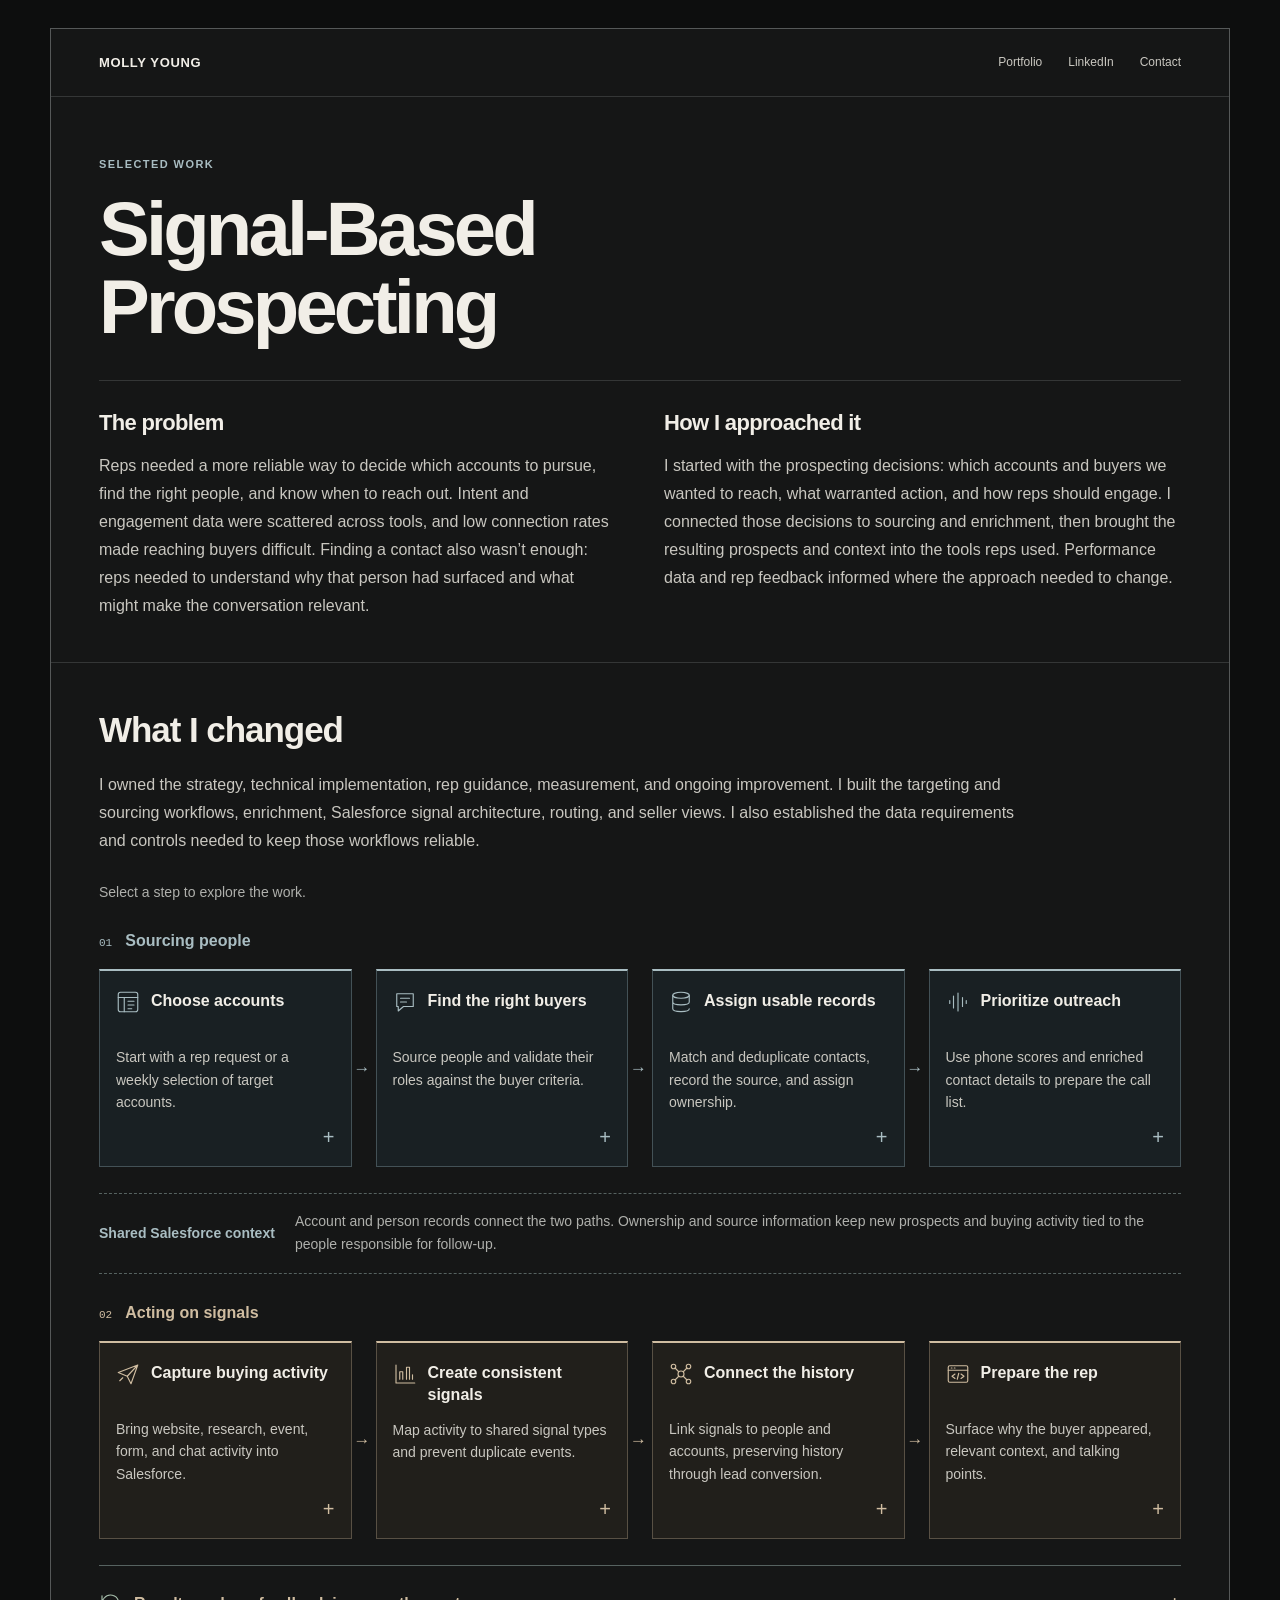
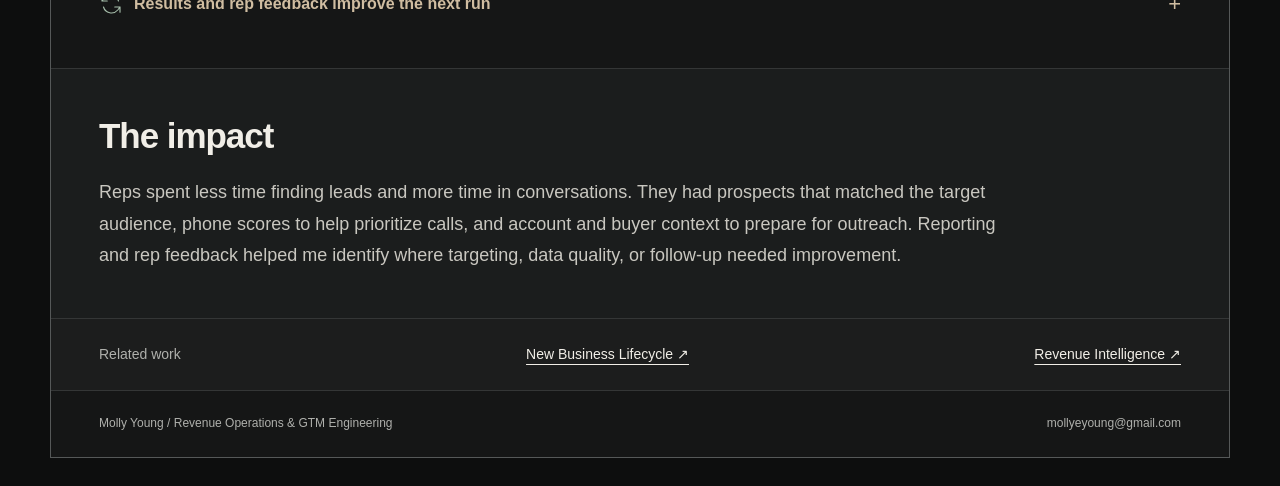
<file: proof/quality-first-prospecting/index.html>
<!DOCTYPE html>

<html lang="en"><head><meta charset="utf-8"/><meta content="width=device-width,initial-scale=1" name="viewport"/><meta content="Molly Young's signal-based prospecting work: targeting, enrichment, shared signal history, rep workflows, and measured feedback." name="description"/><title>Signal-Based Prospecting | Molly Young</title><link rel="icon" type="image/svg+xml" href="data:image/svg+xml,%3Csvg%20xmlns%3D%22http%3A%2F%2Fwww.w3.org%2F2000%2Fsvg%22%20viewBox%3D%220%200%2064%2064%22%3E%3Crect%20width%3D%2264%22%20height%3D%2264%22%20rx%3D%2212%22%20fill%3D%22%23151616%22%2F%3E%3Cpath%20d%3D%22M11%2046V18l10%2015%2010-15v28M35%2018l9%2014%209-14M44%2032v14%22%20fill%3D%22none%22%20stroke%3D%22%23b9ced4%22%20stroke-width%3D%225%22%20stroke-linecap%3D%22round%22%20stroke-linejoin%3D%22round%22%2F%3E%3C%2Fsvg%3E"><style>
:root{color-scheme:dark;--bg:#0d0e0e;--panel:#151616;--raised:#1c1d1d;--line:#343636;--text:#f1eee7;--body:#c9c7c0;--muted:#afb0ac;--steel:#a9bdc2;--sand:#d0bda1;--max:1180px;font-family:Inter,ui-sans-serif,-apple-system,BlinkMacSystemFont,"Segoe UI",sans-serif}
*{box-sizing:border-box}html{scroll-behavior:smooth;scroll-padding-top:22px}body{margin:0;background:var(--bg);color:var(--text);font-size:16px;line-height:1.65}a{color:inherit;text-underline-offset:5px}button,summary{font:inherit}a:focus-visible,summary:focus-visible,button:focus-visible{outline:2px solid var(--steel);outline-offset:6px}::selection{background:#485a60;color:white}
.shell{max-width:var(--max);margin:28px auto;border:1px solid #555858;background:var(--panel)}.skip{position:absolute;left:20px;top:-90px;background:var(--text);color:var(--bg);padding:10px;z-index:3}.skip:focus{top:10px}header.top{padding:23px 48px;display:flex;align-items:center;justify-content:space-between;border-bottom:1px solid var(--line);gap:25px}.wordmark{font-size:13px;letter-spacing:.05em;text-transform:uppercase;font-weight:750;text-decoration:none}.top nav{display:flex;gap:26px;font-size:12px;color:var(--body)}.top nav a{text-decoration:none}.top nav a:hover{color:white;text-decoration:underline}
main>section{padding:46px 48px;border-top:1px solid var(--line)}main>section.hero{padding:58px 48px 42px;border-top:0}.eyebrow{font-size:11px;letter-spacing:.13em;text-transform:uppercase;color:var(--steel);font-weight:700;margin:0 0 16px}h1,h2,h3,p{margin-top:0}h1{font-size:clamp(42px,6vw,76px);line-height:1.03;font-weight:650;letter-spacing:-.05em;margin-bottom:24px}h2{font-size:clamp(26px,3vw,35px);line-height:1.2;letter-spacing:-.03em;font-weight:620;margin-bottom:20px}h3{font-size:20px;line-height:1.35;letter-spacing:-.015em;margin-bottom:12px}.lede{font-size:clamp(21px,2.5vw,28px);line-height:1.45;max-width:890px;letter-spacing:-.02em;margin-bottom:22px}.hero-grid{display:grid;grid-template-columns:1.7fr 1fr;gap:55px;margin-top:28px}.hero-grid p{color:var(--body);font-size:16px}.impact{padding-left:23px;border-left:2px solid var(--sand)}.impact strong{display:block;color:var(--sand);font-size:12px;text-transform:uppercase;letter-spacing:.07em;margin-bottom:9px}.impact p{margin:0}.jump{display:flex;flex-wrap:wrap;gap:10px;margin-top:28px}.jump a{border:1px solid #555858;padding:9px 15px;font-size:12px;text-decoration:none}.jump a:first-child{background:#e5e0d6;color:#171818;border-color:#e5e0d6}.jump a:hover{border-color:var(--steel)}
.section-head{display:grid;grid-template-columns:1fr 1fr;gap:40px;align-items:start}.section-head>p{color:var(--body);margin-bottom:24px}.results{display:grid;grid-template-columns:1fr 1fr;gap:0;border-top:1px solid var(--line);border-left:1px solid var(--line);margin-top:12px}.result{padding:27px;border-right:1px solid var(--line);border-bottom:1px solid var(--line)}.label{font-size:10px;letter-spacing:.12em;text-transform:uppercase;font-weight:700;color:var(--steel);margin-bottom:12px}.result p{color:var(--body);font-size:14px;margin-bottom:0}.result h3{font-size:22px}.result p+p{margin-top:14px}.result:nth-child(2),.result:nth-child(3){background:#191b1b}.caption{font-size:12px;color:var(--muted);margin:16px 0 0}
.ownership{background:#1b1d1d}.ownership-grid{display:grid;grid-template-columns:repeat(3,1fr);gap:28px;margin-top:24px}.ownership-grid article{border-top:1px solid #555858;padding-top:18px}.ownership-grid h3{font-size:17px}.ownership-grid p{font-size:14px;color:var(--body);margin:0}.intro{color:var(--body);max-width:830px}.evolution-bar{display:flex;justify-content:space-between;gap:20px;align-items:center;margin-bottom:22px}.evolution-bar p{margin:0;font-size:13px;color:var(--muted)}.expand{border:1px solid #555858;background:transparent;color:var(--text);font-size:12px;padding:7px 11px;cursor:pointer;white-space:nowrap}details{border-top:1px solid var(--line)}details:last-of-type{border-bottom:1px solid var(--line)}summary{cursor:pointer;list-style:none;display:grid;grid-template-columns:40px 1fr 24px;align-items:center;gap:14px;padding:22px 0}summary::-webkit-details-marker{display:none}summary .num{font-family:ui-monospace,monospace;color:var(--steel);font-size:12px}summary strong{display:block;font-size:20px;line-height:1.35;font-weight:600}summary small{display:block;font-size:13px;font-weight:400;color:var(--muted);margin-top:5px}summary .plus{font-size:24px;font-weight:300;text-align:center;color:var(--steel)}details[open] .plus{transform:rotate(45deg)}.detail-body{padding:0 38px 26px 54px;max-width:1000px}.detail-body p,.detail-body li{color:var(--body);font-size:15px}.detail-body p:last-child{margin-bottom:0}.detail-body ul{padding-left:20px;margin-bottom:20px}.technical{font-family:ui-monospace,monospace;font-size:11px!important;line-height:1.8;color:var(--steel)!important;border-top:1px solid var(--line);padding-top:14px;margin-top:22px}.example{border-left:2px solid var(--sand);padding:4px 0 4px 18px;margin:22px 0}.example p{margin:0}.example strong{color:var(--text)}
.status-grid{display:grid;grid-template-columns:1fr 1fr;gap:40px}.status-grid p,.status-grid li{font-size:14px;color:var(--body)}.status-grid ul{padding-left:20px;margin:0}.status-grid h3{font-size:18px}.status-tag{display:inline-block;font-size:10px;letter-spacing:.08em;text-transform:uppercase;padding:4px 8px;border:1px solid #555858;margin-bottom:14px;color:var(--sand)}.related{display:flex;align-items:center;justify-content:space-between;gap:20px;font-size:14px;background:var(--raised);padding:24px 48px;border-top:1px solid var(--line)}.related span{color:var(--muted)}footer{display:flex;justify-content:space-between;gap:20px;padding:23px 48px;border-top:1px solid var(--line);font-size:12px;color:var(--muted)}footer a{text-decoration:none}
@media(max-width:780px){.shell{margin:0;border:0}.top nav{gap:14px}header.top{padding:20px 24px}main>section,main>section.hero{padding:34px 24px}.hero-grid,.section-head,.status-grid{grid-template-columns:1fr;gap:16px}.hero-grid{margin-top:20px}.ownership-grid{grid-template-columns:1fr;gap:22px}.results{grid-template-columns:1fr}.result{padding:22px}.section-head>p{margin-bottom:16px}.impact{margin-top:4px}.lede{font-size:23px}.related,footer{padding:22px 24px;flex-wrap:wrap}.detail-body{padding-left:0;padding-right:0}summary{grid-template-columns:26px 1fr 20px;gap:10px}summary strong{font-size:18px}.evolution-bar{align-items:flex-start}.top nav a:nth-child(2){display:none}}
@media(prefers-reduced-motion:reduce){html{scroll-behavior:auto}}
@media print{:root{color-scheme:light;--bg:white;--panel:white;--raised:white;--text:#171818;--body:#303333;--muted:#555;--line:#ccc;--steel:#345861;--sand:#5a4830}body{font-size:11pt}.shell{border:0;margin:0;max-width:none}.top nav,.jump,.expand,.related{display:none}header.top,main>section,main>section.hero,footer{padding:20px 0}h1{font-size:38pt}.result{break-inside:avoid}.result:nth-child(n),.ownership{background:white}details{break-inside:avoid}.detail-body{padding-left:0}summary .plus{display:none}a{text-decoration:none}.ownership-grid{gap:18px}}

/* Architecture and build-history visuals */
.system-map{margin:32px 0 0;padding:26px;background:#111313;border:1px solid #485254}
.map-heading{display:flex;justify-content:space-between;gap:20px;align-items:baseline;margin-bottom:22px}.map-heading h3{font-size:18px;margin:0}.map-heading span{font:10px ui-monospace,monospace;letter-spacing:.08em;text-transform:uppercase;color:var(--muted)}
.map-grid{display:grid;grid-template-columns:.9fr 24px 1.2fr 24px 1.15fr 24px 1.2fr;align-items:stretch}.map-col{min-width:0}.map-col-title{font-size:10px;font-weight:750;letter-spacing:.13em;text-transform:uppercase;color:var(--steel);margin:0 0 13px}.source-list{list-style:none;padding:0;margin:0;display:grid;gap:8px}.source-list li{display:flex;align-items:center;gap:12px;border:1px solid var(--line);background:var(--panel);padding:9px 11px;font-size:12px;color:var(--body)}.source-list .glyph{width:23px;height:23px;color:var(--steel);flex:none}.glyph{display:block;width:28px;height:28px;fill:none;stroke:currentColor;stroke-width:1.4;stroke-linecap:round;stroke-linejoin:round}.map-arrow{display:flex;align-items:center;justify-content:center;color:var(--steel);padding-top:22px}.map-arrow svg{width:100%;height:20px;fill:none;stroke:currentColor;stroke-width:1}.core-box{border:1px solid #71858a;background:#1d2527;padding:16px}.analysis-box{background:#1b2320;border-color:#74877c}.core-box+.core-box{margin-top:12px;background:#201f1b;border-color:#80745d}.core-box h4{font-size:15px;line-height:1.3;margin:0 0 12px;font-weight:600}.core-box ul{list-style:none;margin:0;padding:0;display:grid;gap:7px}.core-box li{display:flex;gap:8px;font-size:12px;color:var(--body)}.core-box li::before{content:'·';color:var(--steel)}.core-box+.core-box li::before{color:var(--sand)}.core-box .mini-label{font-size:9px;letter-spacing:.1em;text-transform:uppercase;color:var(--sand);display:block;margin-bottom:7px}.delivery{display:grid;gap:10px}.delivery-item{padding:13px;border:1px solid var(--line);background:var(--panel)}.delivery-item strong{display:block;font-size:14px;line-height:1.35;font-weight:600;margin-bottom:5px}.delivery-item span{display:block;font-size:11px;color:var(--muted);line-height:1.5}.delivery-item .pilot{display:inline-block;margin-top:8px;border:1px solid #665c49;color:var(--sand);font-size:9px;padding:1px 6px;letter-spacing:.04em}.feedback{display:flex;gap:12px;align-items:center;padding:14px 0 0;margin:20px 0 0;border-top:1px dashed #5b635f;color:var(--sand);font-size:12px}.feedback svg{flex:none;width:28px;height:28px;fill:none;stroke:currentColor;stroke-width:1.3}.system-map figcaption{font-size:11px;color:var(--muted);line-height:1.6;margin-top:14px;max-width:850px}
.iterations{display:grid;grid-template-columns:repeat(5,minmax(0,1fr));margin:28px 0 30px;border:1px solid #505959;position:relative}.iteration{position:relative;display:flex;flex-direction:column;align-items:flex-start;gap:12px;padding:20px 15px;background:transparent;border:0;border-right:1px solid #3e4749;color:var(--text);text-align:left;cursor:pointer;min-width:0;transition:background .15s}.iteration:last-child{border-right:0}.iteration:hover{background:#202727}.iteration[aria-expanded=true]{background:#222c2f;box-shadow:inset 0 3px 0 var(--steel)}.iteration .glyph{width:34px;height:34px;color:var(--steel)}.iteration .it-num{font:10px ui-monospace,monospace;color:var(--muted);position:absolute;right:13px;top:18px}.iteration strong{font-size:14px;line-height:1.35;font-weight:650}.iteration small{font-size:11px;line-height:1.6;color:var(--body);display:block}.iteration .it-open{font-size:10px;letter-spacing:.03em;color:var(--steel);margin-top:auto;padding-top:6px}.iteration:focus-visible{outline:2px solid var(--steel);outline-offset:-5px}.svg-defs{position:absolute;width:0;height:0;overflow:hidden}
@media(max-width:980px) and (min-width:781px){.system-map{padding:20px 16px}.map-grid{grid-template-columns:1fr}.map-arrow{height:35px;padding:0;transform:rotate(90deg)}.map-arrow svg{width:35px}.source-list{grid-template-columns:1fr 1fr}.source-list li:last-child{grid-column:1/-1}.source-list li{padding:9px 7px;gap:6px}.core-box{padding:12px}.iteration{padding:19px 11px}.iteration strong{font-size:13px}}
@media(max-width:780px){.system-map{padding:20px;margin-top:26px}.map-heading{display:block}.map-heading span{display:block;margin-top:7px}.map-grid{grid-template-columns:1fr}.map-arrow{height:35px;padding:0;transform:rotate(90deg)}.map-arrow svg{width:35px}.map-col-title{margin-top:2px}.source-list{grid-template-columns:1fr 1fr;gap:7px}.source-list li{font-size:11px;padding:9px 7px;gap:7px}.source-list li:last-child{grid-column:1/-1}.delivery{grid-template-columns:1fr}.feedback{align-items:flex-start}.iterations{grid-template-columns:1fr}.iteration{border-right:0;border-bottom:1px solid #3e4749;padding:16px 16px 16px 70px;gap:5px;min-height:102px}.iteration:last-child{border-bottom:0}.iteration .glyph{position:absolute;left:19px;top:29px;width:29px;height:29px}.iteration .it-num{top:12px;right:14px}.iteration strong{padding-right:20px}.iteration .it-open{padding-top:2px}.iteration[aria-expanded=true]{box-shadow:inset 3px 0 0 var(--steel)}.iteration small{max-width:280px}}
@media print{.system-map,.core-box,.core-box+.core-box,.analysis-box,.delivery-item,.source-list li,.iteration[aria-expanded=true]{background:white}.system-map{break-inside:avoid}.iterations{break-inside:avoid}.iteration .it-open{display:none}.iteration{cursor:default}.map-grid{grid-template-columns:.9fr 16px 1.2fr 16px 1.15fr 16px 1.2fr}}


.trial{display:grid;grid-template-columns:1.1fr 1fr;gap:38px;padding:28px;border:1px solid #556461;background:#19201e;margin:8px 0 26px}.trial h3{font-size:23px}.trial p{font-size:14px;color:var(--body);margin-bottom:14px}.trial p:last-child{margin:0}.trial-chart{margin:0;align-self:center}.trial-chart svg{width:100%;height:auto;display:block}.trial-chart figcaption{color:var(--muted);font-size:11px;line-height:1.6;margin-top:12px}.metric-note{color:var(--steel);font-size:12px!important}.signal-map .map-grid{grid-template-columns:1fr 22px 1.12fr 22px 1.12fr 22px 1fr;align-items:stretch}.signal-map .core-box{height:calc(100% - 32px);padding:15px}.signal-map .map-col-title{min-height:18px}.signal-map .core-box h4{font-size:15px}.signal-map .core-box li{font-size:12px;margin-bottom:5px}.signal-map .map-col:last-child .core-box{background:#1b2320;border-color:#74877c}.chart-font{font-family:Inter,ui-sans-serif,-apple-system,BlinkMacSystemFont,"Segoe UI",sans-serif}.results strong{color:var(--text)}.point{color:var(--sand)}
@media(max-width:980px){.signal-map .map-grid{grid-template-columns:1fr}.signal-map .core-box{height:auto}.signal-map .map-arrow{height:35px;padding:0;transform:rotate(90deg)}.signal-map .map-arrow svg{width:35px}}
@media(max-width:780px){.trial{grid-template-columns:1fr;gap:22px;padding:22px}.trial-chart{order:2}.hero h1{font-size:clamp(39px,10.5vw,65px)}}
@media print{.trial{background:white;break-inside:avoid}.signal-map .map-grid{grid-template-columns:1fr 16px 1.12fr 16px 1.12fr 16px 1fr}.signal-map .map-arrow{transform:none;padding-top:22px}.signal-map .core-box{background:white!important}.trial-chart svg text{fill:#222}}

.ownership-grid.broad-scope{grid-template-columns:repeat(2,minmax(0,1fr));gap:24px 38px}.scope-intro{max-width:900px;color:var(--body);font-size:16px}.workflow-map{padding:26px;margin-top:32px;border:1px solid #485254;background:#111313}.workflow-title{display:flex;gap:20px;justify-content:space-between;align-items:baseline;margin-bottom:26px}.workflow-title h3{font-size:21px;margin:0}.workflow-title span{font-size:10px;color:var(--muted);text-transform:uppercase;letter-spacing:.08em;white-space:nowrap}.workflow-lane{--lane:#a9bdc2}.workflow-lane.signal-lane{--lane:#d0bda1}.lane-heading{display:flex;gap:13px;align-items:baseline;margin:0 0 15px}.lane-heading span{color:var(--lane);font:11px ui-monospace,monospace}.lane-heading h4{font-size:16px;margin:0;color:var(--lane);font-weight:650}.workflow-steps{display:grid;grid-template-columns:repeat(4,minmax(0,1fr));gap:24px}.workflow-step{position:relative;padding:16px 13px;border:1px solid #435156;border-top:2px solid var(--lane);background:#192023;min-width:0}.signal-lane .workflow-step{background:#211f1b;border-color:#585044;border-top-color:var(--lane)}.workflow-step:not(:last-child)::after{content:'→';position:absolute;right:-20px;top:50%;transform:translateY(-50%);color:var(--lane);font-size:17px}.workflow-step .step-type{display:block;font-size:9px;text-transform:uppercase;letter-spacing:.09em;color:var(--lane);margin-bottom:11px}.workflow-step h5{font-size:15px;line-height:1.4;margin:0 0 10px;font-weight:650}.workflow-step p{font-size:12px;line-height:1.6;color:var(--body);margin:0}.entry-options{display:grid;gap:6px}.entry-options span{display:block;padding:5px 7px;border:1px solid #49585d;font-size:11px;line-height:1.45;color:var(--text)}.shared-context{display:grid;grid-template-columns:auto 1fr;gap:16px;align-items:center;margin:22px 0;padding:14px 0;border-top:1px dashed #566260;border-bottom:1px dashed #566260}.shared-context strong{font-size:12px;color:var(--steel);font-weight:650}.shared-context p{font-size:12px;line-height:1.6;color:var(--muted);margin:0}.loop-heading{display:flex;align-items:center;gap:12px;margin:28px 0 14px;color:#a7bfac}.loop-heading svg{width:29px;height:29px;fill:none;stroke:currentColor;stroke-width:1.4;flex:none}.loop-heading h4{font-size:15px;margin:0}.decision-examples{display:grid;grid-template-columns:repeat(3,minmax(0,1fr));gap:16px}.decision-examples div{border-left:2px solid #748e7b;padding-left:12px}.decision-examples strong{display:block;font-size:12px;font-weight:600;margin-bottom:6px}.decision-examples p{font-size:11px;line-height:1.6;color:var(--body);margin:0}.workflow-map figcaption{font-size:11px;line-height:1.6;color:var(--muted);margin-top:20px}
@media(max-width:900px){.workflow-steps{grid-template-columns:1fr;gap:22px}.workflow-step:not(:last-child)::after{content:'↓';right:auto;left:50%;top:auto;bottom:-24px;transform:translateX(-50%)}.workflow-step{padding:15px}.workflow-title{display:block}.workflow-title span{display:block;margin-top:8px}.shared-context{grid-template-columns:1fr;gap:5px}.decision-examples{grid-template-columns:1fr;gap:18px}.entry-options{grid-template-columns:1fr 1fr}.workflow-map{padding:20px}.ownership-grid.broad-scope{grid-template-columns:1fr}}
@media print{.workflow-map,.workflow-step,.signal-lane .workflow-step{background:white}.workflow-lane{break-inside:avoid}.workflow-title span{white-space:normal}.workflow-steps{grid-template-columns:repeat(4,minmax(0,1fr));gap:16px}.workflow-step:not(:last-child)::after{content:'→';right:-15px;left:auto;top:50%;bottom:auto;transform:translateY(-50%)}.workflow-step{padding:10px}.workflow-step p{font-size:10px}.decision-examples{grid-template-columns:repeat(3,minmax(0,1fr))}}

.trial-example{margin:22px 0;padding:17px 20px;border-left:2px solid #748e7b;background:#19201e}.trial-example p{font-size:14px}.trial-example .label{font-size:10px;color:var(--steel);margin-bottom:12px}.trial-example strong{color:var(--text);font-weight:600}.trial-example p:last-child{margin-bottom:0}@media print{.trial-example{background:white;break-inside:avoid}}
</style><style>.workflow-step{text-align:left;color:var(--text);font:inherit;cursor:pointer;width:100%;transition:background .15s,border-color .15s}
.workflow-step h5{font-size:16px}
.workflow-step p{font-size:14px;line-height:1.6}
.workflow-step:hover{background:#242e31;border-color:var(--steel)}
.signal-lane .workflow-step:hover{background:#2d2820;border-color:var(--sand)}
.workflow-step:focus-visible,.feedback-open:focus-visible{outline:2px solid var(--steel);outline-offset:5px}
.step-more{display:block;margin-top:14px;font-size:12px;color:var(--steel)}
.signal-lane .step-more{color:var(--sand)}
.step-title{display:flex;align-items:flex-start;gap:11px;margin-bottom:12px}.step-icon{width:24px;height:24px;flex:none;color:var(--lane);fill:none;stroke:currentColor;stroke-width:1.5;stroke-linecap:round;stroke-linejoin:round}.step-title h5{margin:0;min-height:0}.feedback-label{display:flex;align-items:center;gap:11px}.feedback-label .step-icon{color:#a7bfac}
.workflow-title{align-items:center}
.workflow-title span{font-size:13px;text-transform:none;letter-spacing:0;white-space:normal}
.shared-context strong,.shared-context p{font-size:14px}
.feedback-open{margin-top:26px;width:100%;text-align:left;display:flex;align-items:center;justify-content:space-between;gap:20px;padding:20px 0 0;border:0;border-top:1px solid #566260;background:transparent;color:var(--text);font:inherit;cursor:pointer}
.feedback-open strong{font-size:16px;font-weight:600}
.feedback-open span{font-size:13px;color:var(--sand);white-space:nowrap}
#prospecting-detail{color:var(--text);background:var(--panel);border:1px solid #71858a;padding:30px;width:min(760px,calc(100vw - 40px));max-height:85vh;overflow:auto;box-sizing:border-box}
#prospecting-detail::backdrop{background:rgba(0,0,0,.78)}
.detail-top{display:flex;align-items:flex-start;gap:24px;justify-content:space-between;margin-bottom:22px}
.detail-top h2{font-size:27px;line-height:1.25;margin:0}
.detail-close{font:inherit;font-size:14px;color:var(--text);background:transparent;border:1px solid #555858;padding:8px 12px;cursor:pointer;flex-shrink:0}
#detail-content p{font-size:16px;line-height:1.75;color:var(--body);margin:0 0 20px}
#detail-content p:last-child{margin-bottom:0}
@media(max-width:780px){#prospecting-detail{padding:22px}.detail-top{gap:12px}.detail-top h2{font-size:23px}.feedback-open{align-items:flex-start}.workflow-steps{gap:26px}}
</style><style>
.opening-summary{display:grid;grid-template-columns:repeat(4,minmax(0,1fr));gap:28px;margin-top:38px;padding-top:26px;border-top:1px solid var(--line)}
.opening-summary h2{font-size:18px;line-height:1.35;margin:0 0 14px;letter-spacing:-.015em}
.opening-summary p{font-size:16px;line-height:1.65;color:var(--body);margin:0}
#results{padding-top:28px;padding-bottom:28px}
#results h2{font-size:20px;margin-bottom:12px}
#results>p{font-size:16px;line-height:1.7;color:var(--body);max-width:1000px;margin:0}
.workflow-section .workflow-map{margin:0}
@media(max-width:1050px){.opening-summary{grid-template-columns:repeat(2,minmax(0,1fr));gap:28px 36px}}
@media(max-width:600px){.opening-summary{grid-template-columns:1fr;gap:24px}.hero .lede{font-size:21px}}
</style><style id="coherent-story-layout">
.story-opening{display:grid;grid-template-columns:repeat(2,minmax(0,1fr));gap:48px;margin-top:34px;padding-top:28px;border-top:1px solid var(--line)}
.story-opening h2{font-size:22px;line-height:1.3;margin:0 0 14px}
.story-opening p{font-size:16px;line-height:1.75;color:var(--body);margin:0}
.contribution-copy{max-width:940px;font-size:16px;line-height:1.75;color:var(--body);margin-bottom:26px}
.workflow-section .workflow-map{padding:0;border:0;background:transparent;margin:0}
.diagram-instruction{font-size:14px;color:var(--muted);margin:0 0 24px}
.workflow-steps{align-items:stretch;gap:24px}
.workflow-step{display:flex;flex-direction:column;padding:19px 16px;min-height:192px}
.workflow-step h5{margin-bottom:0;min-height:44px}
.workflow-step p{margin:0}
.workflow-step .step-more{margin-top:auto;padding-top:14px;font-size:20px;line-height:1;text-align:right}
.shared-context{margin:26px 0;padding:16px 0;grid-template-columns:180px 1fr}
.shared-context p{font-size:14px;line-height:1.65}
.feedback-open{margin-top:26px;padding:20px 0 0}
.feedback-open span{font-size:22px}
.story-impact{background:#1b1d1d}
.story-impact p{font-size:18px;line-height:1.75;color:var(--body);max-width:900px;margin:0}
@media(max-width:900px){.workflow-step{min-height:0}.workflow-step h5{min-height:0}}
@media(max-width:780px){.story-opening{grid-template-columns:1fr;gap:28px;margin-top:26px;padding-top:24px}.workflow-step{min-height:0}.workflow-step h5{min-height:0}.workflow-step .step-more{padding-top:10px}.shared-context{grid-template-columns:1fr;gap:6px}.story-impact p{font-size:16px}}
</style><style>
html{scroll-behavior:auto}
a.workflow-step,a.feedback-open{text-decoration:none;box-sizing:border-box}
a.workflow-step{touch-action:manipulation}
.detail-overlay{display:none;position:fixed;inset:0;z-index:10000;box-sizing:border-box;background:rgba(0,0,0,.78);padding:24px;overflow-y:auto;-webkit-overflow-scrolling:touch;align-items:flex-start;justify-content:center}
.detail-overlay:target{display:flex}
.detail-panel{position:relative;background:var(--panel);color:var(--text);border:1px solid #71858a;padding:30px;width:760px;max-width:100%;box-sizing:border-box;margin:auto;flex-shrink:0}
.detail-copy p{font-size:16px;line-height:1.75;color:var(--body);margin:0 0 20px}
.detail-copy p:last-child{margin-bottom:0}
a.detail-close{display:inline-flex;align-items:center;justify-content:center;min-height:44px;min-width:60px;box-sizing:border-box;text-decoration:none;touch-action:manipulation}
body:has(.detail-overlay:target){overflow:hidden}
@media(max-width:600px){.detail-overlay{padding:12px;padding-top:max(12px,env(safe-area-inset-top));padding-bottom:max(12px,env(safe-area-inset-bottom))}.detail-panel{padding:20px}.detail-top{gap:12px}.detail-top h2{font-size:23px}}
</style></head><body><svg aria-hidden="true" class="svg-defs" xmlns="http://www.w3.org/2000/svg"><defs>
<symbol id="icon-data" viewbox="0 0 32 32"><ellipse cx="16" cy="7" rx="11" ry="4"></ellipse><path d="M5 7v9c0 5 22 5 22 0V7M5 16v9c0 5 22 5 22 0"></path></symbol>
<symbol id="icon-bars" viewbox="0 0 32 32"><path d="M4 4v24h25M9 23V13h4v10M18 23V7h4v16M26 23v-6"></path></symbol>
<symbol id="icon-window" viewbox="0 0 32 32"><rect height="22" rx="2" width="26" x="3" y="5"></rect><path d="M3 11h26M7 8h1m3 0h1M12 16l-4 3 4 3m8-6 4 3-4 3m-3-7-2 8"></path></symbol>
<symbol id="icon-refresh" viewbox="0 0 32 32"><path d="M26 12a11 11 0 0 0-19-4l-3 4m0-7v7h7M6 20a11 11 0 0 0 19 4l3-4m0 7v-7h-7"></path></symbol>
<symbol id="icon-app" viewbox="0 0 32 32"><rect height="26" rx="3" width="26" x="3" y="3"></rect><path d="M3 10h26M11 10v19M16 15h8m-8 5h8m-8 5h5"></path></symbol>
<symbol id="icon-network" viewbox="0 0 32 32"><circle cx="16" cy="16" r="4"></circle><circle cx="6" cy="6" r="3"></circle><circle cx="26" cy="6" r="3"></circle><circle cx="6" cy="26" r="3"></circle><circle cx="26" cy="26" r="3"></circle><path d="m8 8 5 5m6 0 5-5m-5 11 5 5m-11-5-5 5"></path></symbol>
<symbol id="icon-talk" viewbox="0 0 32 32"><path d="M5 5h22v17H14l-7 6v-6H5zM10 11h12m-12 5h8"></path></symbol>
<symbol id="icon-call" viewbox="0 0 32 32"><path d="M5 14v4m5-10v16m6-20v24m6-18v12m5-8v4"></path></symbol>
<symbol id="icon-send" viewbox="0 0 32 32"><path d="m3 14 26-10-9 25-5-10zM15 19 29 4M5 25l4-4"></path></symbol>
</defs></svg>
<a class="skip" href="#main">Skip to content</a><div class="shell">
<header class="top"><a class="wordmark" href="https://molleyoung.github.io/whoami/">Molly Young</a><nav aria-label="Primary"><a href="https://molleyoung.github.io/whoami/proof/">Portfolio</a><a href="https://www.linkedin.com/in/molleyoung/">LinkedIn</a><a href="mailto:mollyeyoung@gmail.com">Contact</a></nav></header>
<main id="main"><section class="hero"><p class="eyebrow">Selected work</p><h1>Signal-Based<br/>Prospecting</h1><div class="story-opening"><article><h2>The problem</h2><p>Reps needed a more reliable way to decide which accounts to pursue, find the right people, and know when to reach out. Intent and engagement data were scattered across tools, and low connection rates made reaching buyers difficult. Finding a contact also wasn’t enough: reps needed to understand why that person had surfaced and what might make the conversation relevant.</p></article><article><h2>How I approached it</h2><p>I started with the prospecting decisions: which accounts and buyers we wanted to reach, what warranted action, and how reps should engage. I connected those decisions to sourcing and enrichment, then brought the resulting prospects and context into the tools reps used. Performance data and rep feedback informed where the approach needed to change.</p></article></div></section>
<section class="workflow-section" id="signal-flow"><h2 id="workflow-title">What I changed</h2><p class="contribution-copy">I owned the strategy, technical implementation, rep guidance, measurement, and ongoing improvement. I built the targeting and sourcing workflows, enrichment, Salesforce signal architecture, routing, and seller views. I also established the data requirements and controls needed to keep those workflows reliable.</p>
<figure aria-labelledby="workflow-title" class="workflow-map"><p class="diagram-instruction">Select a step to explore the work.</p>
<div class="workflow-lane"><div class="lane-heading"><span>01</span><h4>Sourcing people</h4></div><div class="workflow-steps"><a aria-controls="popup-01" aria-haspopup="dialog" class="workflow-step" data-detail="popup-01" data-popup-link="" href="#popup-01"><span class="step-title"><svg aria-hidden="true" class="step-icon" viewBox="0 0 32 32"><use href="#icon-app"></use></svg><h5>Choose accounts</h5></span><p>Start with a rep request or a weekly selection of target accounts.</p><span aria-hidden="true" class="step-more">+</span></a><a aria-controls="popup-01" aria-haspopup="dialog" class="workflow-step" data-detail="popup-01" data-popup-link="" href="#popup-01"><span class="step-title"><svg aria-hidden="true" class="step-icon" viewBox="0 0 32 32"><use href="#icon-talk"></use></svg><h5>Find the right buyers</h5></span><p>Source people and validate their roles against the buyer criteria.</p><span aria-hidden="true" class="step-more">+</span></a><a aria-controls="popup-02" aria-haspopup="dialog" class="workflow-step" data-detail="popup-02" data-popup-link="" href="#popup-02"><span class="step-title"><svg aria-hidden="true" class="step-icon" viewBox="0 0 32 32"><use href="#icon-data"></use></svg><h5>Assign usable records</h5></span><p>Match and deduplicate contacts, record the source, and assign ownership.</p><span aria-hidden="true" class="step-more">+</span></a><a aria-controls="popup-02" aria-haspopup="dialog" class="workflow-step" data-detail="popup-02" data-popup-link="" href="#popup-02"><span class="step-title"><svg aria-hidden="true" class="step-icon" viewBox="0 0 32 32"><use href="#icon-call"></use></svg><h5>Prioritize outreach</h5></span><p>Use phone scores and enriched contact details to prepare the call list.</p><span aria-hidden="true" class="step-more">+</span></a></div></div>
<div class="shared-context"><strong>Shared Salesforce context</strong><p>Account and person records connect the two paths. Ownership and source information keep new prospects and buying activity tied to the people responsible for follow-up.</p></div>
<div class="workflow-lane signal-lane"><div class="lane-heading"><span>02</span><h4>Acting on signals</h4></div><div class="workflow-steps"><a aria-controls="popup-03" aria-haspopup="dialog" class="workflow-step" data-detail="popup-03" data-popup-link="" href="#popup-03"><span class="step-title"><svg aria-hidden="true" class="step-icon" viewBox="0 0 32 32"><use href="#icon-send"></use></svg><h5>Capture buying activity</h5></span><p>Bring website, research, event, form, and chat activity into Salesforce.</p><span aria-hidden="true" class="step-more">+</span></a><a aria-controls="popup-03" aria-haspopup="dialog" class="workflow-step" data-detail="popup-03" data-popup-link="" href="#popup-03"><span class="step-title"><svg aria-hidden="true" class="step-icon" viewBox="0 0 32 32"><use href="#icon-bars"></use></svg><h5>Create consistent signals</h5></span><p>Map activity to shared signal types and prevent duplicate events.</p><span aria-hidden="true" class="step-more">+</span></a><a aria-controls="popup-03" aria-haspopup="dialog" class="workflow-step" data-detail="popup-03" data-popup-link="" href="#popup-03"><span class="step-title"><svg aria-hidden="true" class="step-icon" viewBox="0 0 32 32"><use href="#icon-network"></use></svg><h5>Connect the history</h5></span><p>Link signals to people and accounts, preserving history through lead conversion.</p><span aria-hidden="true" class="step-more">+</span></a><a aria-controls="popup-04" aria-haspopup="dialog" class="workflow-step" data-detail="popup-04" data-popup-link="" href="#popup-04"><span class="step-title"><svg aria-hidden="true" class="step-icon" viewBox="0 0 32 32"><use href="#icon-window"></use></svg><h5>Prepare the rep</h5></span><p>Surface why the buyer appeared, relevant context, and talking points.</p><span aria-hidden="true" class="step-more">+</span></a></div></div>
<a aria-controls="popup-05" aria-haspopup="dialog" class="feedback-open" data-detail="popup-05" data-popup-link="" href="#popup-05"><span class="feedback-label"><svg aria-hidden="true" class="step-icon" viewBox="0 0 32 32"><use href="#icon-refresh"></use></svg><strong>Results and rep feedback improve the next run</strong></span><span aria-hidden="true">+</span></a>
</figure></section><section class="story-impact" id="impact"><h2>The impact</h2><p>Reps spent less time finding leads and more time in conversations. They had prospects that matched the target audience, phone scores to help prioritize calls, and account and buyer context to prepare for outreach. Reporting and rep feedback helped me identify where targeting, data quality, or follow-up needed improvement.</p></section>
</main>
<aside class="related"><span>Related work</span><a href="https://molleyoung.github.io/whoami/proof/new-business-lifecycle/">New Business Lifecycle ↗</a><a href="https://molleyoung.github.io/whoami/proof/revenue-intelligence/">Revenue Intelligence ↗</a></aside><footer><span>Molly Young / Revenue Operations &amp; GTM Engineering</span><a href="mailto:mollyeyoung@gmail.com">mollyeyoung@gmail.com</a></footer></div><div class="detail-overlay" id="popup-01"><section aria-labelledby="popup-01-title" aria-modal="true" class="detail-panel" role="dialog" tabindex="-1"><div class="detail-top"><h2 id="popup-01-title">Choose the accounts and people to pursue</h2><a aria-label="Close details" class="detail-close" href="#workflow-title">Close</a></div><div class="detail-copy"><p>I defined the account and buyer criteria behind prospecting, then built ways to apply them consistently. Account classification used company name, website domain, and industry, with manual corrections protected from being overwritten. Public-sector categories distinguished federal, state, local, and education accounts so they could route correctly.</p><p>Reps could request prospects directly from an account. The workflow researched and validated people against our buyer personas, created the records in Salesforce, and recorded who requested the run. Weekly sourcing prioritized target accounts with no recent activity, no open opportunity, and few existing contacts. Rep feedback helped refine which accounts and titles belonged in those searches.</p></div></section></div><div class="detail-overlay" id="popup-02"><section aria-labelledby="popup-02-title" aria-modal="true" class="detail-panel" role="dialog" tabindex="-1"><div class="detail-top"><h2 id="popup-02-title">Help reps prioritize whom to call</h2><a aria-label="Close details" class="detail-close" href="#workflow-title">Close</a></div><div class="detail-copy"><p>I built a weekly process that sourced people, validated their titles, and required a verified work email and mobile number. Phone scores reflected a person’s likelihood of picking up, giving reps a way to prioritize their calls.</p><p>Floqer handled sourcing and enrichment. Salesforce imports applied matching, duplicate checks, source recording, and ownership, with the contact and enrichment fields carried into the sequencing platform and dialer.</p><p>The original priority-scored population produced 182 connects and 93 conversations across about 1,450 dials: approximately 12.5% cumulative dial-to-connect. Later results moderated toward 9% as volume increased. These figures describe the scored population, not the team-wide connect rate.</p></div></section></div><div class="detail-overlay" id="popup-03"><section aria-labelledby="popup-03-title" aria-modal="true" class="detail-panel" role="dialog" tabindex="-1"><div class="detail-top"><h2 id="popup-03-title">Bring the signals together</h2><a aria-label="Close details" class="detail-close" href="#workflow-title">Close</a></div><div class="detail-copy"><p>I designed and built a Salesforce record for each signal event, linked to the relevant person and account, with opportunity relationships where applicable. That gave the business a shared history of activity instead of separate vendor fields.</p><p>I mapped vendor terminology into common categories and backfilled about 9,000 signals, including website visits, research intent, ad clicks, event attendance, forms, and live chats. Unique event keys prevented duplicate records when data was loaded again. Signal history survived lead conversion, and new events updated person-level fields so routing and other automation could respond.</p></div></section></div><div class="detail-overlay" id="popup-04"><section aria-labelledby="popup-04-title" aria-modal="true" class="detail-panel" role="dialog" tabindex="-1"><div class="detail-top"><h2 id="popup-04-title">Prepare reps for the conversation</h2><a aria-label="Close details" class="detail-close" href="#workflow-title">Close</a></div><div class="detail-copy"><p>I enriched intent leads with account and buyer context, why they had surfaced, and relevant talking points. This helped reps prepare for the person they were contacting and make use of the opportunity when someone answered.</p><p>I brought that context into AE and SDR working views, contact records, routing, and alerts. Signal-generated contacts received distinct alerts so reps could distinguish them from inbound web leads. Weekly digests highlighted priorities for each role, and a Signal Dictionary explained what the signals meant and how to respond.</p></div></section></div><div class="detail-overlay" id="popup-05"><section aria-labelledby="popup-05-title" aria-modal="true" class="detail-panel" role="dialog" tabindex="-1"><div class="detail-top"><h2 id="popup-05-title">Use results and feedback to improve the work</h2><a aria-label="Close details" class="detail-close" href="#workflow-title">Close</a></div><div class="detail-copy"><p>I measured connection rates by phone-score tier and investigated where sourcing lost otherwise relevant prospects. When yield dropped, I traced the losses to title and persona matching. Rep feedback also informed changes to buyer targeting.</p><p>I checked whether useful signals were reaching the right people. Those checks exposed inconsistent signal labels, missing territory information, and contacts marked engaged without a qualifying signal. I corrected the rules and documented requirements for workflows writing into Salesforce. Credit-use planning and early warnings helped keep the cost of sourcing visible as the process grew.</p></div></section></div><script>
(() => {
 let opener = null;
 document.querySelectorAll('[data-popup-link]').forEach(link => link.addEventListener('click', () => { opener = link; }));
 function syncFocus() {
   const overlay = document.querySelector('.detail-overlay:target');
   if (overlay) overlay.querySelector('.detail-close').focus({preventScroll:true});
   else if (opener) { opener.focus({preventScroll:true}); opener = null; }
 }
 window.addEventListener('hashchange', syncFocus);
 document.addEventListener('keydown', event => {
   const overlay = document.querySelector('.detail-overlay:target');
   if (!overlay) return;
   if (event.key === 'Escape') { event.preventDefault(); location.hash = 'workflow-title'; }
   if (event.key === 'Tab') {
     const close = overlay.querySelector('.detail-close');
     event.preventDefault(); close.focus();
   }
 });
 document.querySelectorAll('.detail-overlay').forEach(overlay => overlay.addEventListener('click', event => {
   if (event.target === overlay) location.hash = 'workflow-title';
 }));
 syncFocus();
})();
</script></body></html>
</file>
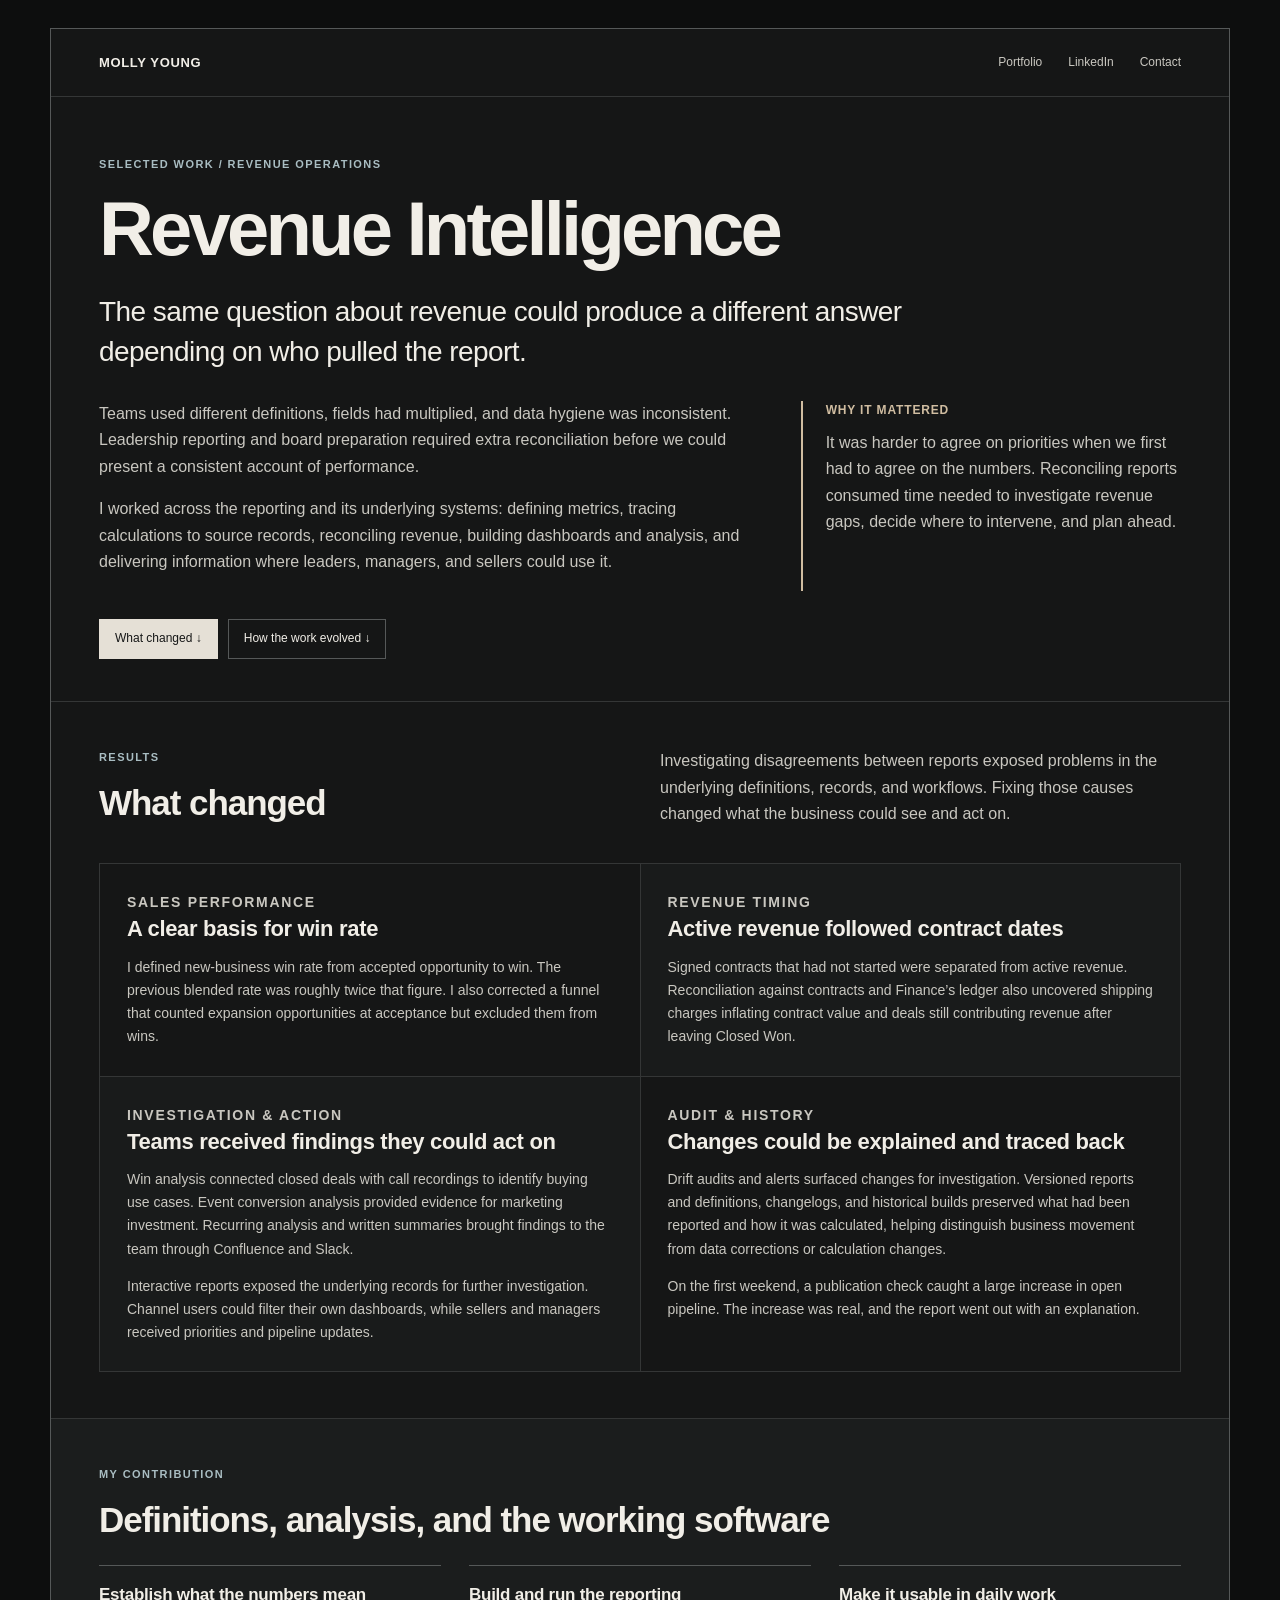
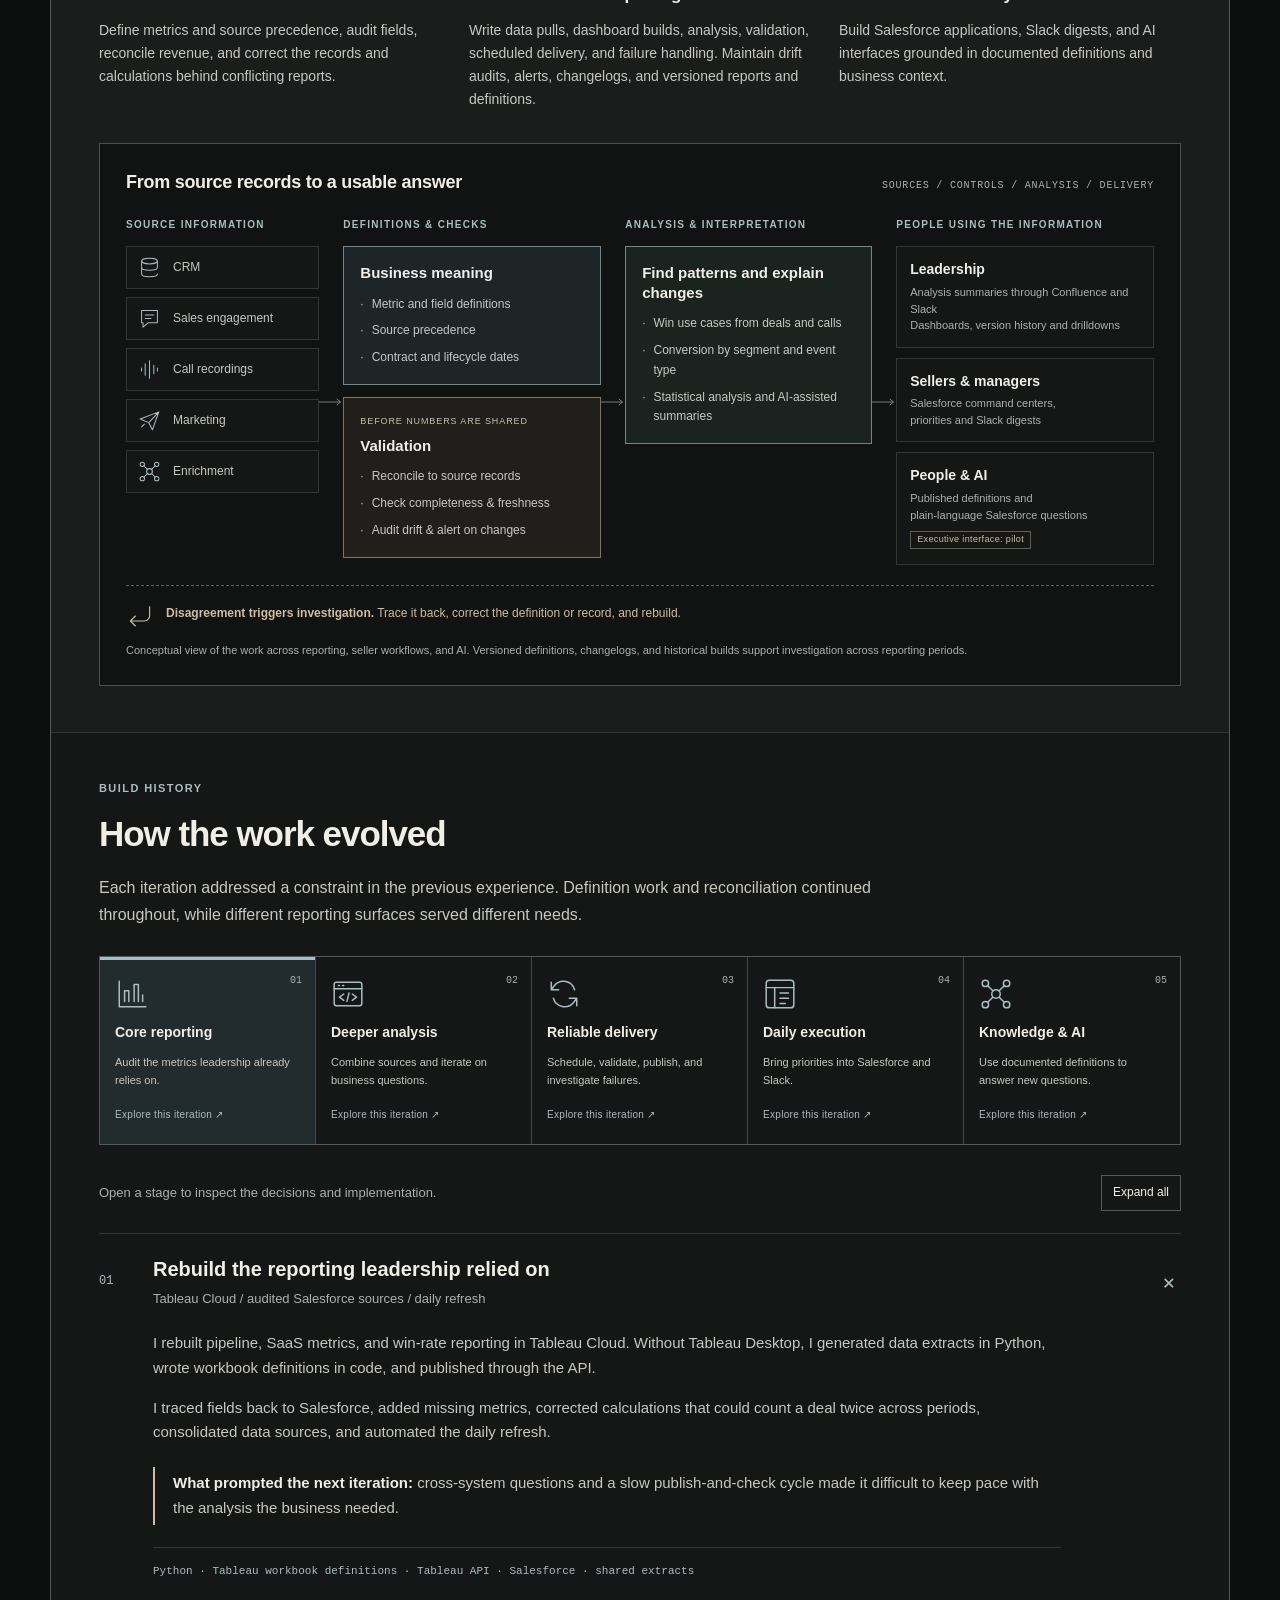
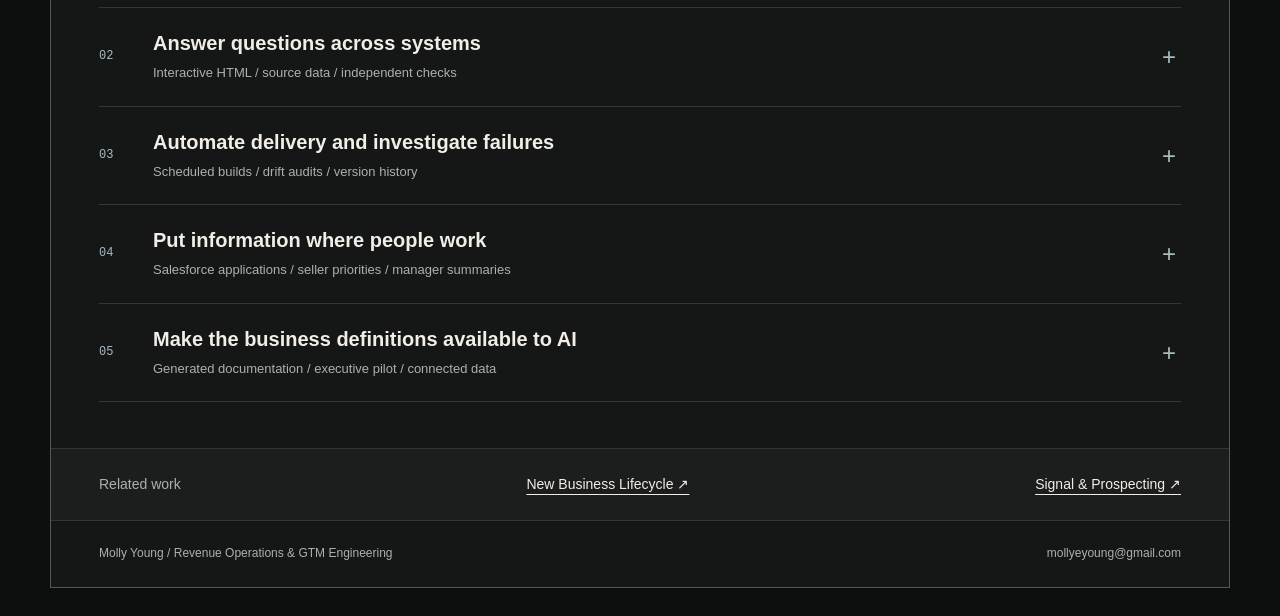
<file: proof/revenue-intelligence/index.html>
<!doctype html>
<html lang="en">
<head>
<meta charset="utf-8">
<meta name="viewport" content="width=device-width,initial-scale=1">
<meta name="description" content="Molly Young's revenue intelligence work: consistent definitions, reconciled revenue, interactive reporting, Salesforce applications, and AI grounded in business context.">
<title>Revenue Intelligence | Molly Young</title>
<style>
:root{color-scheme:dark;--bg:#0d0e0e;--panel:#151616;--raised:#1c1d1d;--line:#343636;--text:#f1eee7;--body:#c9c7c0;--muted:#afb0ac;--steel:#a9bdc2;--sand:#d0bda1;--max:1180px;font-family:Inter,ui-sans-serif,-apple-system,BlinkMacSystemFont,"Segoe UI",sans-serif}
*{box-sizing:border-box}html{scroll-behavior:smooth;scroll-padding-top:22px}body{margin:0;background:var(--bg);color:var(--text);font-size:16px;line-height:1.65}a{color:inherit;text-underline-offset:5px}button,summary{font:inherit}a:focus-visible,summary:focus-visible,button:focus-visible{outline:2px solid var(--steel);outline-offset:6px}::selection{background:#485a60;color:white}
.shell{max-width:var(--max);margin:28px auto;border:1px solid #555858;background:var(--panel)}.skip{position:absolute;left:20px;top:-90px;background:var(--text);color:var(--bg);padding:10px;z-index:3}.skip:focus{top:10px}header.top{padding:23px 48px;display:flex;align-items:center;justify-content:space-between;border-bottom:1px solid var(--line);gap:25px}.wordmark{font-size:13px;letter-spacing:.05em;text-transform:uppercase;font-weight:750;text-decoration:none}.top nav{display:flex;gap:26px;font-size:12px;color:var(--body)}.top nav a{text-decoration:none}.top nav a:hover{color:white;text-decoration:underline}
main>section{padding:46px 48px;border-top:1px solid var(--line)}main>section.hero{padding:58px 48px 42px;border-top:0}.eyebrow{font-size:11px;letter-spacing:.13em;text-transform:uppercase;color:var(--steel);font-weight:700;margin:0 0 16px}h1,h2,h3,p{margin-top:0}h1{font-size:clamp(42px,6vw,76px);line-height:1.03;font-weight:650;letter-spacing:-.05em;margin-bottom:24px}h2{font-size:clamp(26px,3vw,35px);line-height:1.2;letter-spacing:-.03em;font-weight:620;margin-bottom:20px}h3{font-size:20px;line-height:1.35;letter-spacing:-.015em;margin-bottom:12px}.lede{font-size:clamp(21px,2.5vw,28px);line-height:1.45;max-width:890px;letter-spacing:-.02em;margin-bottom:22px}.hero-grid{display:grid;grid-template-columns:1.7fr 1fr;gap:55px;margin-top:28px}.hero-grid p{color:var(--body);font-size:16px}.impact{padding-left:23px;border-left:2px solid var(--sand)}.impact strong{display:block;color:var(--sand);font-size:12px;text-transform:uppercase;letter-spacing:.07em;margin-bottom:9px}.impact p{margin:0}.jump{display:flex;flex-wrap:wrap;gap:10px;margin-top:28px}.jump a{border:1px solid #555858;padding:9px 15px;font-size:12px;text-decoration:none}.jump a:first-child{background:#e5e0d6;color:#171818;border-color:#e5e0d6}.jump a:hover{border-color:var(--steel)}
.section-head{display:grid;grid-template-columns:1fr 1fr;gap:40px;align-items:start}.section-head>p{color:var(--body);margin-bottom:24px}.results{display:grid;grid-template-columns:1fr 1fr;gap:0;border-top:1px solid var(--line);border-left:1px solid var(--line);margin-top:12px}.result{padding:27px;border-right:1px solid var(--line);border-bottom:1px solid var(--line)}.label{font-size:10px;letter-spacing:.12em;text-transform:uppercase;font-weight:700;color:var(--steel);margin-bottom:12px}.result p{color:var(--body);font-size:14px;margin-bottom:0}.result h3{font-size:22px}.result p+p{margin-top:14px}.result:nth-child(2),.result:nth-child(3){background:#191b1b}.caption{font-size:12px;color:var(--muted);margin:16px 0 0}
.ownership{background:#1b1d1d}.ownership-grid{display:grid;grid-template-columns:repeat(3,1fr);gap:28px;margin-top:24px}.ownership-grid article{border-top:1px solid #555858;padding-top:18px}.ownership-grid h3{font-size:17px}.ownership-grid p{font-size:14px;color:var(--body);margin:0}.intro{color:var(--body);max-width:830px}.evolution-bar{display:flex;justify-content:space-between;gap:20px;align-items:center;margin-bottom:22px}.evolution-bar p{margin:0;font-size:13px;color:var(--muted)}.expand{border:1px solid #555858;background:transparent;color:var(--text);font-size:12px;padding:7px 11px;cursor:pointer;white-space:nowrap}details{border-top:1px solid var(--line)}details:last-of-type{border-bottom:1px solid var(--line)}summary{cursor:pointer;list-style:none;display:grid;grid-template-columns:40px 1fr 24px;align-items:center;gap:14px;padding:22px 0}summary::-webkit-details-marker{display:none}summary .num{font-family:ui-monospace,monospace;color:var(--steel);font-size:12px}summary strong{display:block;font-size:20px;line-height:1.35;font-weight:600}summary small{display:block;font-size:13px;font-weight:400;color:var(--muted);margin-top:5px}summary .plus{font-size:24px;font-weight:300;text-align:center;color:var(--steel)}details[open] .plus{transform:rotate(45deg)}.detail-body{padding:0 38px 26px 54px;max-width:1000px}.detail-body p,.detail-body li{color:var(--body);font-size:15px}.detail-body p:last-child{margin-bottom:0}.detail-body ul{padding-left:20px;margin-bottom:20px}.technical{font-family:ui-monospace,monospace;font-size:11px!important;line-height:1.8;color:var(--steel)!important;border-top:1px solid var(--line);padding-top:14px;margin-top:22px}.example{border-left:2px solid var(--sand);padding:4px 0 4px 18px;margin:22px 0}.example p{margin:0}.example strong{color:var(--text)}
.status-grid{display:grid;grid-template-columns:1fr 1fr;gap:40px}.status-grid p,.status-grid li{font-size:14px;color:var(--body)}.status-grid ul{padding-left:20px;margin:0}.status-grid h3{font-size:18px}.status-tag{display:inline-block;font-size:10px;letter-spacing:.08em;text-transform:uppercase;padding:4px 8px;border:1px solid #555858;margin-bottom:14px;color:var(--sand)}.related{display:flex;align-items:center;justify-content:space-between;gap:20px;font-size:14px;background:var(--raised);padding:24px 48px;border-top:1px solid var(--line)}.related span{color:var(--muted)}footer{display:flex;justify-content:space-between;gap:20px;padding:23px 48px;border-top:1px solid var(--line);font-size:12px;color:var(--muted)}footer a{text-decoration:none}
@media(max-width:780px){.shell{margin:0;border:0}.top nav{gap:14px}header.top{padding:20px 24px}main>section,main>section.hero{padding:34px 24px}.hero-grid,.section-head,.status-grid{grid-template-columns:1fr;gap:16px}.hero-grid{margin-top:20px}.ownership-grid{grid-template-columns:1fr;gap:22px}.results{grid-template-columns:1fr}.result{padding:22px}.section-head>p{margin-bottom:16px}.impact{margin-top:4px}.lede{font-size:23px}.related,footer{padding:22px 24px;flex-wrap:wrap}.detail-body{padding-left:0;padding-right:0}summary{grid-template-columns:26px 1fr 20px;gap:10px}summary strong{font-size:18px}.evolution-bar{align-items:flex-start}.top nav a:nth-child(2){display:none}}
@media(prefers-reduced-motion:reduce){html{scroll-behavior:auto}}
@media print{:root{color-scheme:light;--bg:white;--panel:white;--raised:white;--text:#171818;--body:#303333;--muted:#555;--line:#ccc;--steel:#345861;--sand:#5a4830}body{font-size:11pt}.shell{border:0;margin:0;max-width:none}.top nav,.jump,.expand,.related{display:none}header.top,main>section,main>section.hero,footer{padding:20px 0}h1{font-size:38pt}.result{break-inside:avoid}.result:nth-child(n),.ownership{background:white}details{break-inside:avoid}.detail-body{padding-left:0}summary .plus{display:none}a{text-decoration:none}.ownership-grid{gap:18px}}

/* Architecture and build-history visuals */
.system-map{margin:32px 0 0;padding:26px;background:#111313;border:1px solid #485254}
.map-heading{display:flex;justify-content:space-between;gap:20px;align-items:baseline;margin-bottom:22px}.map-heading h3{font-size:18px;margin:0}.map-heading span{font:10px ui-monospace,monospace;letter-spacing:.08em;text-transform:uppercase;color:var(--muted)}
.map-grid{display:grid;grid-template-columns:.9fr 24px 1.2fr 24px 1.15fr 24px 1.2fr;align-items:stretch}.map-col{min-width:0}.map-col-title{font-size:10px;font-weight:750;letter-spacing:.13em;text-transform:uppercase;color:var(--steel);margin:0 0 13px}.source-list{list-style:none;padding:0;margin:0;display:grid;gap:8px}.source-list li{display:flex;align-items:center;gap:12px;border:1px solid var(--line);background:var(--panel);padding:9px 11px;font-size:12px;color:var(--body)}.source-list .glyph{width:23px;height:23px;color:var(--steel);flex:none}.glyph{display:block;width:28px;height:28px;fill:none;stroke:currentColor;stroke-width:1.4;stroke-linecap:round;stroke-linejoin:round}.map-arrow{display:flex;align-items:center;justify-content:center;color:var(--steel);padding-top:22px}.map-arrow svg{width:100%;height:20px;fill:none;stroke:currentColor;stroke-width:1}.core-box{border:1px solid #71858a;background:#1d2527;padding:16px}.analysis-box{background:#1b2320;border-color:#74877c}.core-box+.core-box{margin-top:12px;background:#201f1b;border-color:#80745d}.core-box h4{font-size:15px;line-height:1.3;margin:0 0 12px;font-weight:600}.core-box ul{list-style:none;margin:0;padding:0;display:grid;gap:7px}.core-box li{display:flex;gap:8px;font-size:12px;color:var(--body)}.core-box li::before{content:'·';color:var(--steel)}.core-box+.core-box li::before{color:var(--sand)}.core-box .mini-label{font-size:9px;letter-spacing:.1em;text-transform:uppercase;color:var(--sand);display:block;margin-bottom:7px}.delivery{display:grid;gap:10px}.delivery-item{padding:13px;border:1px solid var(--line);background:var(--panel)}.delivery-item strong{display:block;font-size:14px;line-height:1.35;font-weight:600;margin-bottom:5px}.delivery-item span{display:block;font-size:11px;color:var(--muted);line-height:1.5}.delivery-item .pilot{display:inline-block;margin-top:8px;border:1px solid #665c49;color:var(--sand);font-size:9px;padding:1px 6px;letter-spacing:.04em}.feedback{display:flex;gap:12px;align-items:center;padding:14px 0 0;margin:20px 0 0;border-top:1px dashed #5b635f;color:var(--sand);font-size:12px}.feedback svg{flex:none;width:28px;height:28px;fill:none;stroke:currentColor;stroke-width:1.3}.system-map figcaption{font-size:11px;color:var(--muted);line-height:1.6;margin-top:14px;max-width:850px}
.iterations{display:grid;grid-template-columns:repeat(5,minmax(0,1fr));margin:28px 0 30px;border:1px solid #505959;position:relative}.iteration{position:relative;display:flex;flex-direction:column;align-items:flex-start;gap:12px;padding:20px 15px;background:transparent;border:0;border-right:1px solid #3e4749;color:var(--text);text-align:left;cursor:pointer;min-width:0;transition:background .15s}.iteration:last-child{border-right:0}.iteration:hover{background:#202727}.iteration[aria-expanded=true]{background:#222c2f;box-shadow:inset 0 3px 0 var(--steel)}.iteration .glyph{width:34px;height:34px;color:var(--steel)}.iteration .it-num{font:10px ui-monospace,monospace;color:var(--muted);position:absolute;right:13px;top:18px}.iteration strong{font-size:14px;line-height:1.35;font-weight:650}.iteration small{font-size:11px;line-height:1.6;color:var(--body);display:block}.iteration .it-open{font-size:10px;letter-spacing:.03em;color:var(--steel);margin-top:auto;padding-top:6px}.iteration:focus-visible{outline:2px solid var(--steel);outline-offset:-5px}.svg-defs{position:absolute;width:0;height:0;overflow:hidden}
@media(max-width:980px) and (min-width:781px){.system-map{padding:20px 16px}.map-grid{grid-template-columns:1fr}.map-arrow{height:35px;padding:0;transform:rotate(90deg)}.map-arrow svg{width:35px}.source-list{grid-template-columns:1fr 1fr}.source-list li:last-child{grid-column:1/-1}.source-list li{padding:9px 7px;gap:6px}.core-box{padding:12px}.iteration{padding:19px 11px}.iteration strong{font-size:13px}}
@media(max-width:780px){.system-map{padding:20px;margin-top:26px}.map-heading{display:block}.map-heading span{display:block;margin-top:7px}.map-grid{grid-template-columns:1fr}.map-arrow{height:35px;padding:0;transform:rotate(90deg)}.map-arrow svg{width:35px}.map-col-title{margin-top:2px}.source-list{grid-template-columns:1fr 1fr;gap:7px}.source-list li{font-size:11px;padding:9px 7px;gap:7px}.source-list li:last-child{grid-column:1/-1}.delivery{grid-template-columns:1fr}.feedback{align-items:flex-start}.iterations{grid-template-columns:1fr}.iteration{border-right:0;border-bottom:1px solid #3e4749;padding:16px 16px 16px 70px;gap:5px;min-height:102px}.iteration:last-child{border-bottom:0}.iteration .glyph{position:absolute;left:19px;top:29px;width:29px;height:29px}.iteration .it-num{top:12px;right:14px}.iteration strong{padding-right:20px}.iteration .it-open{padding-top:2px}.iteration[aria-expanded=true]{box-shadow:inset 3px 0 0 var(--steel)}.iteration small{max-width:280px}}
@media print{.system-map,.core-box,.core-box+.core-box,.analysis-box,.delivery-item,.source-list li,.iteration[aria-expanded=true]{background:white}.system-map{break-inside:avoid}.iterations{break-inside:avoid}.iteration .it-open{display:none}.iteration{cursor:default}.map-grid{grid-template-columns:.9fr 16px 1.2fr 16px 1.15fr 16px 1.2fr}}

</style>
</head>
<body>
<svg class="svg-defs" aria-hidden="true" xmlns="http://www.w3.org/2000/svg"><defs>
<symbol id="icon-data" viewBox="0 0 32 32"><ellipse cx="16" cy="7" rx="11" ry="4"/><path d="M5 7v9c0 5 22 5 22 0V7M5 16v9c0 5 22 5 22 0"/></symbol>
<symbol id="icon-bars" viewBox="0 0 32 32"><path d="M4 4v24h25M9 23V13h4v10M18 23V7h4v16M26 23v-6"/></symbol>
<symbol id="icon-window" viewBox="0 0 32 32"><rect x="3" y="5" width="26" height="22" rx="2"/><path d="M3 11h26M7 8h1m3 0h1M12 16l-4 3 4 3m8-6 4 3-4 3m-3-7-2 8"/></symbol>
<symbol id="icon-refresh" viewBox="0 0 32 32"><path d="M26 12a11 11 0 0 0-19-4l-3 4m0-7v7h7M6 20a11 11 0 0 0 19 4l3-4m0 7v-7h-7"/></symbol>
<symbol id="icon-app" viewBox="0 0 32 32"><rect x="3" y="3" width="26" height="26" rx="3"/><path d="M3 10h26M11 10v19M16 15h8m-8 5h8m-8 5h5"/></symbol>
<symbol id="icon-network" viewBox="0 0 32 32"><circle cx="16" cy="16" r="4"/><circle cx="6" cy="6" r="3"/><circle cx="26" cy="6" r="3"/><circle cx="6" cy="26" r="3"/><circle cx="26" cy="26" r="3"/><path d="m8 8 5 5m6 0 5-5m-5 11 5 5m-11-5-5 5"/></symbol>
<symbol id="icon-talk" viewBox="0 0 32 32"><path d="M5 5h22v17H14l-7 6v-6H5zM10 11h12m-12 5h8"/></symbol>
<symbol id="icon-call" viewBox="0 0 32 32"><path d="M5 14v4m5-10v16m6-20v24m6-18v12m5-8v4"/></symbol>
<symbol id="icon-send" viewBox="0 0 32 32"><path d="m3 14 26-10-9 25-5-10zM15 19 29 4M5 25l4-4"/></symbol>
</defs></svg>
<a class="skip" href="#main">Skip to content</a>
<div class="shell">
<header class="top"><a class="wordmark" href="https://molleyoung.github.io/whoami/">Molly Young</a><nav aria-label="Primary"><a href="https://molleyoung.github.io/whoami/proof/">Portfolio</a><a href="https://www.linkedin.com/in/molleyoung/">LinkedIn</a><a href="mailto:mollyeyoung@gmail.com">Contact</a></nav></header>
<main id="main">
<section class="hero">
<p class="eyebrow">Selected work / Revenue Operations</p>
<h1>Revenue Intelligence</h1>
<p class="lede">The same question about revenue could produce a different answer depending on who pulled the report.</p>
<div class="hero-grid"><div><p>Teams used different definitions, fields had multiplied, and data hygiene was inconsistent. Leadership reporting and board preparation required extra reconciliation before we could present a consistent account of performance.</p><p>I worked across the reporting and its underlying systems: defining metrics, tracing calculations to source records, reconciling revenue, building dashboards and analysis, and delivering information where leaders, managers, and sellers could use it.</p></div><aside class="impact"><strong>Why it mattered</strong><p>It was harder to agree on priorities when we first had to agree on the numbers. Reconciling reports consumed time needed to investigate revenue gaps, decide where to intervene, and plan ahead.</p></aside></div>
<nav class="jump" aria-label="Page sections"><a href="#results">What changed ↓</a><a href="#evolution">How the work evolved ↓</a></nav>
</section>
<section id="results">
<div class="section-head"><div><p class="eyebrow">Results</p><h2>What changed</h2></div><p>Investigating disagreements between reports exposed problems in the underlying definitions, records, and workflows. Fixing those causes changed what the business could see and act on.</p></div>
<div class="results">
<article class="result"><p class="label">Sales performance</p><h3>A clear basis for win rate</h3><p>I defined new-business win rate from accepted opportunity to win. The previous blended rate was roughly twice that figure. I also corrected a funnel that counted expansion opportunities at acceptance but excluded them from wins.</p></article>
<article class="result"><p class="label">Revenue timing</p><h3>Active revenue followed contract dates</h3><p>Signed contracts that had not started were separated from active revenue. Reconciliation against contracts and Finance’s ledger also uncovered shipping charges inflating contract value and deals still contributing revenue after leaving Closed Won.</p></article>
<article class="result"><p class="label">Investigation &amp; action</p><h3>Teams received findings they could act on</h3><p>Win analysis connected closed deals with call recordings to identify buying use cases. Event conversion analysis provided evidence for marketing investment. Recurring analysis and written summaries brought findings to the team through Confluence and Slack.</p><p>Interactive reports exposed the underlying records for further investigation. Channel users could filter their own dashboards, while sellers and managers received priorities and pipeline updates.</p></article>
<article class="result"><p class="label">Audit &amp; history</p><h3>Changes could be explained and traced back</h3><p>Drift audits and alerts surfaced changes for investigation. Versioned reports and definitions, changelogs, and historical builds preserved what had been reported and how it was calculated, helping distinguish business movement from data corrections or calculation changes.</p><p>On the first weekend, a publication check caught a large increase in open pipeline. The increase was real, and the report went out with an explanation.</p></article>
</div>
</section>
<section class="ownership" id="contribution">
<p class="eyebrow">My contribution</p><h2>Definitions, analysis, and the working software</h2>
<div class="ownership-grid">
<article><h3>Establish what the numbers mean</h3><p>Define metrics and source precedence, audit fields, reconcile revenue, and correct the records and calculations behind conflicting reports.</p></article>
<article><h3>Build and run the reporting</h3><p>Write data pulls, dashboard builds, analysis, validation, scheduled delivery, and failure handling. Maintain drift audits, alerts, changelogs, and versioned reports and definitions.</p></article>
<article><h3>Make it usable in daily work</h3><p>Build Salesforce applications, Slack digests, and AI interfaces grounded in documented definitions and business context.</p></article>
</div>
<figure class="system-map" aria-labelledby="map-title">
<div class="map-heading"><h3 id="map-title">From source records to a usable answer</h3><span>Sources / controls / analysis / delivery</span></div>
<div class="map-grid">
<div class="map-col"><p class="map-col-title">Source information</p><ul class="source-list"><li><svg class="glyph" aria-hidden="true"><use href="#icon-data"/></svg><span>CRM</span></li><li><svg class="glyph" aria-hidden="true"><use href="#icon-talk"/></svg><span>Sales engagement</span></li><li><svg class="glyph" aria-hidden="true"><use href="#icon-call"/></svg><span>Call recordings</span></li><li><svg class="glyph" aria-hidden="true"><use href="#icon-send"/></svg><span>Marketing</span></li><li><svg class="glyph" aria-hidden="true"><use href="#icon-network"/></svg><span>Enrichment</span></li></ul></div>
<div class="map-arrow" aria-hidden="true"><svg viewBox="0 0 38 20"><path d="M0 10h34m-6-5 6 5-6 5"/></svg></div>
<div class="map-col"><p class="map-col-title">Definitions &amp; checks</p><div class="core-box"><h4>Business meaning</h4><ul><li>Metric and field definitions</li><li>Source precedence</li><li>Contract and lifecycle dates</li></ul></div><div class="core-box"><span class="mini-label">Before numbers are shared</span><h4>Validation</h4><ul><li>Reconcile to source records</li><li>Check completeness &amp; freshness</li><li>Audit drift &amp; alert on changes</li></ul></div></div>
<div class="map-arrow" aria-hidden="true"><svg viewBox="0 0 38 20"><path d="M0 10h34m-6-5 6 5-6 5"/></svg></div>
<div class="map-col"><p class="map-col-title">Analysis &amp; interpretation</p><div class="core-box analysis-box"><h4>Find patterns and explain changes</h4><ul><li>Win use cases from deals and calls</li><li>Conversion by segment and event type</li><li>Statistical analysis and AI-assisted summaries</li></ul></div></div>
<div class="map-arrow" aria-hidden="true"><svg viewBox="0 0 38 20"><path d="M0 10h34m-6-5 6 5-6 5"/></svg></div>
<div class="map-col"><p class="map-col-title">People using the information</p><div class="delivery"><div class="delivery-item"><strong>Leadership</strong><span>Analysis summaries through Confluence and Slack<br>Dashboards, version history and drilldowns</span></div><div class="delivery-item"><strong>Sellers &amp; managers</strong><span>Salesforce command centers,<br>priorities and Slack digests</span></div><div class="delivery-item"><strong>People &amp; AI</strong><span>Published definitions and<br>plain-language Salesforce questions</span><span class="pilot">Executive interface: pilot</span></div></div></div>
</div>
<div class="feedback"><svg viewBox="0 0 32 32" aria-hidden="true"><path d="M27 7v11a6 6 0 0 1-6 6H5m6-6-6 6 6 6"/></svg><span><strong>Disagreement triggers investigation.</strong> Trace it back, correct the definition or record, and rebuild.</span></div>
<figcaption>Conceptual view of the work across reporting, seller workflows, and AI. Versioned definitions, changelogs, and historical builds support investigation across reporting periods.</figcaption>
</figure>
</section>
<section id="evolution">
<p class="eyebrow">Build history</p><h2>How the work evolved</h2>
<p class="intro">Each iteration addressed a constraint in the previous experience. Definition work and reconciliation continued throughout, while different reporting surfaces served different needs.</p>
<div class="iterations" role="group" aria-label="Explore the reporting iterations"><button type="button" class="iteration" aria-controls="stage-01" aria-expanded="true" data-stage="stage-01"><span class="it-num">01</span><svg class="glyph" aria-hidden="true"><use href="#icon-bars"/></svg><strong>Core reporting</strong><small>Audit the metrics leadership already relies on.</small><span class="it-open">Explore this iteration ↗</span></button><button type="button" class="iteration" aria-controls="stage-02" aria-expanded="false" data-stage="stage-02"><span class="it-num">02</span><svg class="glyph" aria-hidden="true"><use href="#icon-window"/></svg><strong>Deeper analysis</strong><small>Combine sources and iterate on business questions.</small><span class="it-open">Explore this iteration ↗</span></button><button type="button" class="iteration" aria-controls="stage-03" aria-expanded="false" data-stage="stage-03"><span class="it-num">03</span><svg class="glyph" aria-hidden="true"><use href="#icon-refresh"/></svg><strong>Reliable delivery</strong><small>Schedule, validate, publish, and investigate failures.</small><span class="it-open">Explore this iteration ↗</span></button><button type="button" class="iteration" aria-controls="stage-04" aria-expanded="false" data-stage="stage-04"><span class="it-num">04</span><svg class="glyph" aria-hidden="true"><use href="#icon-app"/></svg><strong>Daily execution</strong><small>Bring priorities into Salesforce and Slack.</small><span class="it-open">Explore this iteration ↗</span></button><button type="button" class="iteration" aria-controls="stage-05" aria-expanded="false" data-stage="stage-05"><span class="it-num">05</span><svg class="glyph" aria-hidden="true"><use href="#icon-network"/></svg><strong>Knowledge & AI</strong><small>Use documented definitions to answer new questions.</small><span class="it-open">Explore this iteration ↗</span></button></div>
<div class="evolution-bar"><p>Open a stage to inspect the decisions and implementation.</p><button class="expand" type="button" id="expand" hidden>Expand all</button></div>
<details id="stage-01" open><summary><span class="num">01</span><span><strong>Rebuild the reporting leadership relied on</strong><small>Tableau Cloud / audited Salesforce sources / daily refresh</small></span><span class="plus" aria-hidden="true">+</span></summary><div class="detail-body"><p>I rebuilt pipeline, SaaS metrics, and win-rate reporting in Tableau Cloud. Without Tableau Desktop, I generated data extracts in Python, wrote workbook definitions in code, and published through the API.</p><p>I traced fields back to Salesforce, added missing metrics, corrected calculations that could count a deal twice across periods, consolidated data sources, and automated the daily refresh.</p><div class="example"><p><strong>What prompted the next iteration:</strong> cross-system questions and a slow publish-and-check cycle made it difficult to keep pace with the analysis the business needed.</p></div><p class="technical">Python · Tableau workbook definitions · Tableau API · Salesforce · shared extracts</p></div></details>
<details id="stage-02"><summary><span class="num">02</span><span><strong>Answer questions across systems</strong><small>Interactive HTML / source data / independent checks</small></span><span class="plus" aria-hidden="true">+</span></summary><div class="detail-body"><p>I began generating self-contained interactive dashboards in Python, with underlying data attached. Views covered win analysis, segments, product and revenue mix, activity, inbound, and channel.</p><ul><li>Win analysis combined closed deals with call recordings and used AI to identify the use case behind each win.</li><li>Inbound analysis compared conversion across event types, providing evidence for budget decisions.</li><li>Activity comparisons used the same point in the week so a partial week did not appear to be a collapse.</li></ul><p>I independently recomputed metrics before sharing them and established which source took precedence when reports disagreed. I withheld meetings-booked figures when the sources did not reconcile.</p><div class="example"><p><strong>What prompted the next iteration:</strong> refreshes still depended on me running them. More reporting also made inconsistent definitions and source calculations increasingly visible.</p></div><p class="technical">Python · HTML / CSS / JavaScript · Salesforce · sales engagement · call recordings · Claude</p></div></details>
<details id="stage-03"><summary><span class="num">03</span><span><strong>Automate delivery and investigate failures</strong><small>Scheduled builds / drift audits / version history</small></span><span class="plus" aria-hidden="true">+</span></summary><div class="detail-body"><p>I scheduled extraction, analysis, dashboard builds, publication, and stakeholder summaries. Recurring pipeline analysis combined statistical calculations with Claude-generated explanations, delivered through Confluence and Slack so the team received findings alongside the numbers.</p><p>Dashboards remained available through our documentation site, a domain-restricted web page, and verified shared-drive folders, with underlying data available for investigation.</p><p>Each build compared headline metrics with prior results and held publication when a movement needed investigation. I maintained drift audits and alerts, versioned reports and definitions, changelogs, and historical builds so I could trace what had been reported, how it was calculated, and what changed between versions.</p><p>That history made it possible to investigate whether a difference reflected business activity, corrected source data, or a calculation change, and to revisit the numbers used in earlier executive and board reporting.</p><p>When scheduled runs failed, I traced a cause to the machine sleeping mid-refresh, then added retries, freshness checks, and alerts identifying the failed stage.</p><div class="example"><p><strong>What remained:</strong> reports still needed to reach people in their daily workflows. Scheduled execution also needed to move off a single machine.</p></div><p class="technical">Scheduled Python jobs · drift audits and alerts · changelogs · versioned reports and definitions · historical builds · Confluence · hosted dashboards · Google Drive</p></div></details>
<details id="stage-04"><summary><span class="num">04</span><span><strong>Put information where people work</strong><small>Salesforce applications / seller priorities / manager summaries</small></span><span class="plus" aria-hidden="true">+</span></summary><div class="detail-body"><p>I rebuilt seller command centers as Salesforce app pages after the existing personalized-dashboard allocation limited expansion. I removed the target-account restriction so reps could see every account in their name and combined separate vendor signal views.</p><p>When standard components could not support the required signal counts, I built custom Lightning Web Components and an Apex back end enforcing record access, with automated test coverage. I maintained the application as version-controlled metadata and deployed through the Salesforce CLI.</p><p>Related workflows delivered ranked rep priorities, pipeline hygiene, quota attainment, manager summaries, and pending Closed Won reviews. Channel users gained native deal-registration dashboards they could filter and explore themselves.</p><div class="example"><p><strong>What prompted further work:</strong> too many follow-up questions still depended on me, and cross-system interpretation needed consistent definitions available to both people and AI.</p></div><p class="technical">Salesforce app pages · Lightning Web Components · Apex · Salesforce CLI · Git · Python · Slack</p></div></details>
<details id="stage-05"><summary><span class="num">05</span><span><strong>Make the business definitions available to AI</strong><small>Generated documentation / executive pilot / connected data</small></span><span class="plus" aria-hidden="true">+</span></summary><div class="detail-body"><p>I built a reporting knowledge layer whose structured source generates both published documentation and AI instructions. It records field meanings, business definitions, and known data limitations.</p><p>I built a read-only executive pilot for plain-language Salesforce questions and validated its approved questions against live data. I also built a connected data layer bringing together nearly 952,000 records across CRM, sales engagement, call recording, marketing, and enrichment, checking extraction counts against their sources and standardizing terminology.</p><p>Source checks exposed a platform silently stopping its response after 10,000 records. Related knowledge tools include a governed sales knowledge agent and a dictionary explaining all 42 buying signals for reps.</p><p class="technical">Structured definitions · generated documentation and AI instructions · Claude · read-only Salesforce connection · local cross-system database</p></div></details>
</section>
</main>
<aside class="related"><span>Related work</span><a href="https://molleyoung.github.io/whoami/proof/new-business-lifecycle/">New Business Lifecycle ↗</a><a href="https://molleyoung.github.io/whoami/proof/quality-first-prospecting/">Signal &amp; Prospecting ↗</a></aside>
<footer><span>Molly Young / Revenue Operations &amp; GTM Engineering</span><a href="mailto:mollyeyoung@gmail.com">mollyeyoung@gmail.com</a></footer>
</div>
<script>
const sections=[...document.querySelectorAll('details')];const expand=document.getElementById('expand');expand.hidden=false;
const iterationButtons=[...document.querySelectorAll('[data-stage]')];
function updateLabel(){expand.textContent=sections.every(d=>d.open)?'Collapse all':'Expand all';iterationButtons.forEach(b=>b.setAttribute('aria-expanded',String(document.getElementById(b.dataset.stage).open)))}
iterationButtons.forEach(b=>b.addEventListener('click',()=>{const section=document.getElementById(b.dataset.stage);section.open=true;updateLabel();section.scrollIntoView({behavior:matchMedia('(prefers-reduced-motion: reduce)').matches?'instant':'smooth',block:'start'});section.querySelector('summary').focus({preventScroll:true})}));
expand.addEventListener('click',()=>{const open=!sections.every(d=>d.open);sections.forEach(d=>d.open=open);updateLabel()});sections.forEach(d=>d.addEventListener('toggle',updateLabel));
let beforePrint=[];window.addEventListener('beforeprint',()=>{beforePrint=sections.map(d=>d.open);sections.forEach(d=>d.open=true)});window.addEventListener('afterprint',()=>{sections.forEach((d,i)=>d.open=beforePrint[i]);updateLabel()});
</script>
</body>
</html>
</file>
<file: portfolio.css>
:root {
  --page: #0d0e0e;
  --shell: #151616;
  --panel: #1c1d1d;
  --panel-2: #202222;
  --line: #343636;
  --line-strong: #555858;
  --text: #f1eee7;
  --body: #c9c7c0;
  --muted: #afb0ac;
  --faint: #92938f;
  --steel: #7f9da6;
  --steel-light: #a9bdc2;
  --bone: #e5e0d6;
  --ink: #171818;
  --ochre: #b49a6a;
  --human: #d0bda1;
  --pass: #78a58d;
  --issue: #c29462;
  --max: 1240px;
  --sans: Inter, ui-sans-serif, -apple-system, BlinkMacSystemFont, "Segoe UI", Helvetica, Arial, sans-serif;
}

* { box-sizing: border-box; }
html { color-scheme: dark; scroll-behavior: smooth; }
body { margin: 0; color: var(--text); background: var(--page); font-family: var(--sans); font-size: 16px; -webkit-font-smoothing: antialiased; }
body::before { content: ""; position: fixed; inset: 0; z-index: -1; pointer-events: none; opacity: .17; background-image: radial-gradient(rgba(241,238,231,.12) .55px, transparent .65px); background-size: 5px 5px; }
a { color: inherit; }
img { display: block; max-width: 100%; }
button, input { font: inherit; }
.skip-link { position: fixed; top: 8px; left: 8px; z-index: 99; padding: 10px 14px; color: var(--ink); background: var(--bone); transform: translateY(-150%); }
.skip-link:focus { transform: translateY(0); }
.site-shell { width: min(calc(100% - 32px), var(--max)); margin: 40px auto; overflow: hidden; border: 1px solid var(--line-strong); border-radius: 3px; background: var(--shell); box-shadow: 0 30px 90px rgba(0,0,0,.3); }
.site-header { min-height: 72px; padding: 0 52px; display: flex; align-items: center; justify-content: space-between; gap: 30px; border-bottom: 1px solid var(--line); }
.wordmark { font-size: .78rem; font-weight: 760; letter-spacing: .02em; text-decoration: none; text-transform: uppercase; }
.site-header nav { display: flex; align-items: center; gap: clamp(24px,4vw,54px); }
.site-header nav a { position: relative; padding: 27px 0 24px; color: var(--body); font-size: .7rem; font-weight: 650; text-decoration: none; }
.site-header nav a::after { content: ""; position: absolute; right: 0; bottom: 17px; left: 0; height: 1px; background: var(--steel-light); transform: scaleX(0); transition: transform .18s ease; }
.site-header nav a:hover, .site-header nav a[aria-current="page"] { color: var(--text); }
.site-header nav a:hover::after, .site-header nav a[aria-current="page"]::after { transform: scaleX(1); }

.overview-hero { min-height: 350px; padding: 58px 52px 62px; display: grid; grid-template-columns: 1fr; align-items: center; position: relative; }
.hero-copy { max-width: 860px; position: relative; z-index: 2; }
.eyebrow, .section-label { margin: 0; color: var(--muted); font-size: .69rem; font-weight: 740; letter-spacing: .1em; text-transform: uppercase; }
.eyebrow::before, .section-label::before { content: ""; width: 22px; height: 1px; margin-right: 10px; display: inline-block; vertical-align: middle; background: var(--steel); }
.overview-hero .eyebrow::before, .operating-model .section-label::before, .career .section-label::before { display: none; }
.hero-copy h1 { max-width: 760px; margin: 22px 0 16px; font-size: clamp(3rem,5vw,4.65rem); font-weight: 690; line-height: .98; letter-spacing: -.055em; }
.hero-copy > p:last-of-type { max-width: 680px; margin: 0; color: var(--body); font-size: 1.04rem; line-height: 1.66; }
.hero-actions { margin-top: 32px; display: flex; flex-wrap: wrap; gap: 10px; }
.button { min-height: 44px; padding: 0 20px; display: inline-flex; align-items: center; justify-content: center; gap: 12px; border: 1px solid var(--line-strong); border-radius: 2px; color: var(--text); background: transparent; font-size: .76rem; font-weight: 680; text-decoration: none; transition: border-color .18s ease, background .18s ease, color .18s ease, transform .18s ease; }
.button:hover { border-color: var(--steel-light); background: var(--panel); transform: translateY(-1px); }
.button-primary { border-color: var(--bone); color: var(--ink); background: var(--bone); }
.button-primary:hover { border-color: #f4f0e8; background: #f4f0e8; }

.operating-model, .career { margin: 0 52px; padding: 30px 0 44px; border-top: 1px solid var(--line); }
.operating-areas { margin-top: 18px; display: grid; grid-template-columns: 1fr 44px 1fr 44px 1fr; align-items: stretch; border-top: 1px solid var(--line-strong); border-bottom: 1px solid var(--line-strong); }
.operating-area { min-height: 182px; padding: 28px 24px 24px; display: grid; justify-items: center; align-content: start; border: 0; border-radius: 0; background: transparent; text-align: center; }
.operating-area + .area-connector + .operating-area { border-left: 1px solid var(--line); }
.operating-area h2 { margin: 17px 0 9px; font-size: .82rem; line-height: 1.4; letter-spacing: .01em; text-transform: uppercase; }
.operating-area p { max-width: 250px; margin: 0; color: var(--body); font-size: .74rem; line-height: 1.55; }
.area-connector { display: grid; place-items: center; color: var(--steel); font-size: 1.2rem; text-align: center; }
.area-icon { width: 46px; height: 44px; display: grid; place-content: end center; color: var(--muted); }
.systems-icon { place-content: center; color: var(--muted); font-size: 2.2rem; }
.governance-icon { border-bottom: 3px solid var(--muted); position: relative; }
.governance-icon::before { content: ""; position: absolute; top: 2px; left: 3px; border-right: 20px solid transparent; border-bottom: 10px solid var(--muted); border-left: 20px solid transparent; }
.governance-icon i { width: 3px; height: 23px; margin: 0 3px; display: inline-block; background: var(--muted); }
.intelligence-icon { display: flex; align-items: end; gap: 5px; }
.intelligence-icon i { width: 6px; border-radius: 1px 1px 0 0; background: var(--muted); }
.intelligence-icon i:nth-child(1){height:17px}.intelligence-icon i:nth-child(2){height:28px}.intelligence-icon i:nth-child(3){height:40px}
.working-loop { margin: 30px 42px 0; padding: 0 0 10px; display: grid; grid-template-columns: repeat(5,1fr); position: relative; list-style: none; }
.working-loop::before { content: ""; position: absolute; top: 13px; right: 2%; left: 2%; height: 1px; background: var(--line-strong); }
.working-loop::after { content: "↶"; position: absolute; right: -27px; top: -6px; color: var(--steel); font-size: 1.35rem; }
.working-loop li { position: relative; padding-top: 30px; color: var(--text); font-size: .76rem; font-weight: 700; text-align: center; text-transform: uppercase; }
.working-loop li::before { content: ""; position: absolute; top: 9px; left: calc(50% - 4px); width: 8px; height: 8px; border: 1px solid var(--steel); border-radius: 50%; background: var(--shell); }

.career { padding-top: 32px; padding-bottom: 58px; }
.career-rail { margin-top: 24px; display: grid; grid-template-columns: repeat(6,minmax(0,1fr)); position: relative; }
.career-rail::before { content: ""; position: absolute; top: 73px; right: 6%; left: 6%; height: 1px; background: var(--line-strong); }
.career-step { min-width: 0; padding: 0 15px; position: relative; text-align: center; }
.logo-wrap { height: 52px; display: grid; place-items: center; }
.logo-wrap img { width: auto; max-width: 112px; height: 28px; object-fit: contain; }
.career-step:nth-child(1) .logo-wrap img { height: 35px; }.career-step:nth-child(3) .logo-wrap img { height: 24px; }
.career-dot { width: 12px; height: 12px; margin: 15px auto; display: block; position: relative; z-index: 1; border: 2px solid var(--steel); border-radius: 50%; background: var(--shell); }
.career-years { margin: 0; color: var(--steel-light); font-family: ui-monospace,SFMono-Regular,Menlo,monospace; font-size: .6rem; font-weight: 700; letter-spacing: .04em; }
.career-step h2 { min-height: 48px; margin: 8px 0; font-size: .75rem; line-height: 1.34; }
.career-step > p:last-child { margin: 0; color: var(--body); font-size: .67rem; line-height: 1.5; }

.site-footer { min-height: 92px; padding: 20px 52px; display: grid; grid-template-columns: 1fr auto auto; gap: 42px; align-items: center; border-top: 1px solid var(--line-strong); background: var(--panel); }
.site-footer div { display: grid; gap: 4px; }.site-footer strong { font-size: .76rem; }.site-footer span, .site-footer > a:not(.button) { color: var(--body); font-size: .7rem; text-decoration: none; }.site-footer > a:not(.button):hover { color: var(--steel-light); }

@media (max-width:980px) {
  .site-header { padding-inline:32px; }.overview-hero { padding:50px 32px 54px; }.hero-copy { max-width:760px; }.operating-model,.career { margin-inline:32px; }.operating-areas { grid-template-columns:1fr 34px 1fr 34px 1fr; }.career-rail { grid-template-columns:repeat(3,1fr); gap:42px 0; }.career-rail::before { display:none; }.career-step { border-top:1px solid var(--line); padding-top:18px; }.career-dot { display:none; }.site-footer { padding-inline:32px; }
}

@media (max-width:680px) {
  .site-shell { width:100%; margin:0; border-inline:0; border-radius:0; }.site-header { min-height:112px; padding:18px 20px 0; align-items:flex-start; flex-direction:column; gap:8px; }.site-header nav { width:100%; gap:0; justify-content:space-between; }.site-header nav a { padding:15px 0 20px; font-size:.66rem; }.site-header nav a::after { bottom:13px; }.overview-hero { min-height:0; padding:48px 20px 46px; align-items:start; }.hero-copy h1 { margin-top:17px; font-size:clamp(3rem,14vw,4rem); }.hero-copy > p:last-of-type { font-size:.96rem; }.hero-actions { gap:9px; }.button { min-height:42px; padding-inline:16px; }.operating-model,.career { margin-inline:20px; }.operating-model { padding-top:34px; }.operating-areas { margin-top:18px; grid-template-columns:1fr; border-bottom:0; }.operating-area { min-height:165px; border-bottom:1px solid var(--line); }.operating-area + .area-connector + .operating-area { border-left:0; }.area-connector { display:none; }.working-loop { margin:28px 8px 0; grid-template-columns:1fr; }.working-loop::before { top:5%; bottom:5%; left:11px; width:1px; height:auto; }.working-loop::after { right:auto; bottom:-24px; left:-2px; top:auto; transform:rotate(-90deg); }.working-loop li { min-height:50px; padding:13px 0 0 38px; text-align:left; }.working-loop li::before { top:17px; left:7px; }.career-rail { grid-template-columns:1fr; gap:0; }.career-step { padding:24px 0; display:grid; grid-template-columns:112px 1fr; gap:0 16px; text-align:left; }.logo-wrap { grid-row:1 / span 4; height:72px; justify-content:start; }.logo-wrap img { max-width:100px; }.career-years,.career-step h2,.career-step > p:last-child { grid-column:2; }.career-step h2 { min-height:0; margin-block:5px; }.site-footer { padding:28px 20px; grid-template-columns:1fr 1fr; gap:22px; }.site-footer .button { grid-column:1 / -1; }
}

@media (prefers-reduced-motion:reduce) { html { scroll-behavior:auto; } *,*::before,*::after { transition-duration:.01ms !important; } }
</file>
<file: proof-prototype/styles.css>
:root {
  --bg: #050505;
  --panel: #101114;
  --ink: #f5f5f0;
  --muted: #9ca3af;
  --faint: #666d78;
  --line: rgba(255,255,255,.12);
  --line-strong: rgba(255,255,255,.25);
  --accent: #7cffb2;
  --secondary: #ffcc66;
  --mono: "SFMono-Regular", Consolas, "Liberation Mono", Menlo, monospace;
  --sans: Inter, ui-sans-serif, system-ui, -apple-system, BlinkMacSystemFont, "Segoe UI", sans-serif;
}

* { box-sizing: border-box; }
html { scroll-behavior: smooth; }
body {
  margin: 0;
  color: var(--ink);
  background:
    radial-gradient(circle at 12% 4%, rgba(124,255,178,.14), transparent 28%),
    radial-gradient(circle at 80% 4%, rgba(138,180,255,.12), transparent 26%),
    radial-gradient(circle at 60% 100%, rgba(255,122,182,.08), transparent 28%),
    var(--bg);
  font-family: var(--sans);
  line-height: 1.45;
}
body::before {
  content: "";
  position: fixed;
  inset: 0;
  z-index: -1;
  pointer-events: none;
  background-image: linear-gradient(rgba(255,255,255,.025) 1px, transparent 1px), linear-gradient(90deg, rgba(255,255,255,.025) 1px, transparent 1px);
  background-size: 44px 44px;
  mask-image: linear-gradient(to bottom, black, transparent 72%);
}
a { color: inherit; }
a:focus-visible,button:focus-visible,.architecture-scroll:focus-visible { outline: 2px solid var(--accent); outline-offset: 4px; }
.page-width { width: min(1180px,calc(100% - 52px)); margin-inline: auto; }
.eyebrow { display: block; margin-bottom: 9px; color: var(--accent); font: 650 .6rem var(--mono); letter-spacing: .14em; text-transform: uppercase; }
.section-heading h2 { margin: 0; font-size: 1.55rem; line-height: 1.08; letter-spacing: -.03em; font-weight: 520; }

/* Site frame */
.site-header { position: sticky; top: 0; z-index: 20; height: 48px; padding: 0 2.5%; display: flex; justify-content: space-between; align-items: center; border-bottom: 1px solid var(--line); background: rgba(5,5,5,.9); backdrop-filter: blur(14px); }
.mark { font-size: 1.15rem; font-weight: 900; text-decoration: none; }
.site-header nav { display: flex; align-self: stretch; gap: 37px; }
.site-header nav a { position: relative; display: grid; place-content: center; color: var(--muted); font: 600 .58rem var(--mono); letter-spacing: .04em; text-decoration: none; text-transform: uppercase; }
.site-header nav a[aria-current="page"] { color: var(--ink); }
.site-header nav a[aria-current="page"]::after { content: ""; position: absolute; inset: auto 0 -1px; height: 1px; background: var(--accent); }

/* Editorial hero */
.hero { min-height: 286px; padding: 35px 0 38px; display: grid; grid-template-columns: minmax(0,1.15fr) minmax(380px,.85fr); gap: 72px; align-items: center; }
.hero h1 { max-width: 650px; margin: 0; font-size: clamp(2.6rem,4.1vw,4.1rem); line-height: 1; letter-spacing: -.045em; font-weight: 410; }
.hero h1 em { color: var(--accent); font-style: normal; font-weight: 680; }
.hero-copy > p { max-width: 570px; margin: 17px 0; color: rgba(245,245,240,.82); font-size: .78rem; }
.direction-link { display: inline-flex; gap: 11px; margin-top: 5px; color: var(--accent); font: 650 .58rem var(--mono); letter-spacing: .1em; text-decoration: none; text-transform: uppercase; }
.capability-cluster { display: grid; grid-template-columns: repeat(2,1fr); gap: 0 28px; padding: 0; background: none; }
.capability-cluster article { min-height: 96px; padding: 17px 0; display: grid; grid-template-columns: 30px 1fr; gap: 11px; border-top: 1px solid var(--line); }
.capability-cluster article:nth-last-child(-n+2) { border-bottom: 1px solid var(--line); }
.capability-cluster h2 { margin: 0 0 5px; font-size: .7rem; }
.capability-cluster p { margin: 0; color: var(--muted); font-size: .56rem; }
.cap-icon { position: relative; width: 23px; height: 23px; border: 1.4px solid currentColor; border-radius: 50%; color: var(--accent); }
.cap-icon::after { content: ""; position: absolute; inset: 5px; border: 1px solid currentColor; border-radius: inherit; }
.cap-icon.cross { border-radius: 6px 12px; }.cap-icon.knowledge { border-radius: 6px; transform: rotate(45deg); }

/* Five equal editorial proof entries */
.selected-proof { padding: 31px 0 17px; border-top: 1px solid var(--line); }
.flagship-band { display: grid; grid-template-columns: repeat(5,1fr); margin-top: 18px; border-block: 1px solid var(--line-strong); }
.flagship-card { min-height: 258px; padding: 18px 16px 46px; position: relative; isolation: isolate; display: flex; flex-direction: column; border-right: 1px solid var(--line); background: transparent; transition: color .2s ease, box-shadow .2s ease; }
.flagship-card:last-child { border-right: 0; }
.system-number { color: var(--accent); font: 600 .69rem var(--mono); }
.flagship-card h3 { margin: 12px 0 8px; font-size: 1rem; line-height: 1.22; font-weight: 550; }
.flagship-card p { margin: 0 0 12px; color: var(--muted); font-size: .56rem; }
.card-trigger { position: absolute; inset: 0; z-index: 2; width: 100%; padding: 0; border: 0; color: var(--accent); background: transparent; font: inherit; text-align: left; cursor: pointer; }
.trigger-copy { position: absolute; right: 16px; bottom: 14px; left: 16px; display: flex; justify-content: space-between; align-items: center; font-size: .59rem; }
.trigger-copy .when-open { display: none; }
.trigger-copy i { width: 19px; height: 19px; display: grid; place-content: center; border: 1px solid currentColor; border-radius: 50%; font-style: normal; transition: transform .2s ease; }
.trigger-copy i::before { content: "+"; font: 600 .72rem/1 var(--mono); }
.flagship-card:hover,.flagship-card:focus-within { box-shadow: inset 0 -2px var(--accent); }
.flagship-card:hover .trigger-copy i,.flagship-card:focus-within .trigger-copy i { transform: rotate(90deg); }
.flagship-card.is-open { box-shadow: inset 0 2px var(--accent), inset 0 -2px var(--accent); }
.flagship-card.is-open::after { content: "↓"; position: absolute; right: 50%; bottom: -18px; z-index: 3; color: var(--accent); transform: translateX(50%); font: 700 .8rem var(--mono); }
.card-trigger[aria-expanded="true"] .when-closed { display: none; }.card-trigger[aria-expanded="true"] .when-open { display: inline; }.card-trigger[aria-expanded="true"] .trigger-copy i { transform: none; }.card-trigger[aria-expanded="true"] .trigger-copy i::before { content: "−"; }
.flagship-icon { height: 72px; margin-top: 5px; position: relative; color: var(--accent); }
.prospecting-icon { width: 82px; margin-inline: auto; }.prospecting-icon i { position: absolute; inset: 3px; border: 1px dashed currentColor; border-radius: 50%; }.prospecting-icon b { position: absolute; width: 15px; height: 15px; display: grid; place-content: center; border: 1px solid currentColor; border-radius: 50%; background: var(--bg); font: 500 .42rem var(--mono); }.prospecting-icon b:nth-of-type(1){top:0;left:34px}.prospecting-icon b:nth-of-type(2){top:18px;right:0}.prospecting-icon b:nth-of-type(3){bottom:0;right:13px}.prospecting-icon b:nth-of-type(4){bottom:0;left:13px}.prospecting-icon b:nth-of-type(5){top:18px;left:0}.prospecting-icon b:nth-of-type(6){top:29px;left:34px}
.shield { width: 43px; height: 52px; margin: 11px auto 9px; display: grid; place-content: center; border: 2px solid var(--accent); border-radius: 4px 4px 22px 22px; font-size: 1.3rem; }
.filter { padding-top: 12px; }.filter i { display: block; width: 50px; height: 1px; margin: 8px auto; background: currentColor; }.filter i:nth-child(2){width:34px}.filter i:nth-child(3){width:58px}
.book { width: 64px; margin: 8px auto; }.book i { position: absolute; top: 9px; width: 31px; height: 48px; border: 2px solid currentColor; }.book i:first-child{left:1px;border-radius:4px 12px 4px 4px}.book i:last-child{right:1px;border-radius:12px 4px 4px 4px}
.bars { display: flex; justify-content: center; align-items: flex-end; gap: 6px; padding: 12px; }.bars i { width: 8px; border: 2px solid currentColor; }.bars i:nth-child(1){height:27px}.bars i:nth-child(2){height:47px}.bars i:nth-child(3){height:35px}.bars i:nth-child(4){height:58px}
.outline-link { display: flex; width: max-content; justify-content: center; gap: 14px; margin: 15px auto 0; padding: 4px 0; border-bottom: 1px solid var(--line-strong); color: var(--muted); font-size: .56rem; text-decoration: none; }

/* Full-width editorial case-study spread */
.flagship-details { margin-top: 14px; }
.flagship-detail-panel { padding: 31px 0 39px; border-block: 1px solid var(--accent); background: transparent; transform-origin: top center; animation: drawer-reveal .24s ease-out both; }
.flagship-detail-panel[hidden] { display: none; }.flagship-detail-panel:focus { outline: none; }
@keyframes drawer-reveal { from { opacity: 0; transform: translateY(-6px); } to { opacity: 1; transform: none; } }
.flagship-detail-panel > header { display: flex; justify-content: space-between; gap: 20px; align-items: flex-start; padding-bottom: 21px; border-bottom: 1px solid var(--line); }
.flagship-detail-panel h3 { max-width: 760px; margin: 0; font-size: clamp(1.55rem,2.7vw,2.4rem); line-height: 1.05; font-weight: 500; letter-spacing: -.035em; }
.detail-close { padding: 5px 0; border: 0; border-bottom: 1px solid var(--line-strong); color: var(--muted); background: transparent; font: 600 .52rem var(--mono); text-transform: uppercase; cursor: pointer; }.detail-close span { margin-left: 5px; color: var(--ink); font-size: .85rem; }
.detail-content-grid { display: grid; grid-template-columns: repeat(2,minmax(0,1fr)); gap: 27px 56px; padding-top: 27px; }
.detail-content-grid section { min-width: 0; }.detail-content-grid .detail-wide { grid-column: 1/-1; }
.detail-content-grid h4 { margin: 0 0 9px; color: var(--accent); font: 680 .58rem var(--mono); letter-spacing: .1em; text-transform: uppercase; }
.detail-content-grid p { margin: 0; max-width: 68ch; color: rgba(245,245,240,.82); font-size: .69rem; }.detail-content-grid strong { color: var(--ink); }
.feedback-note { margin-top: 12px!important; padding-left: 12px; border-left: 1px solid var(--accent); color: rgba(245,245,240,.9)!important; }
.supporting-note,.source-note { margin-top: 9px!important; color: var(--muted)!important; font-size: .58rem!important; }
.panel-list { display: grid; gap: 5px; margin: 0; padding: 0; list-style: none; color: rgba(245,245,240,.82); font-size: .64rem; }.panel-list li { position: relative; padding-left: 13px; }.panel-list li::before { content: "—"; position: absolute; left: 0; color: var(--accent); }
.stack-line { color: var(--ink)!important; font: 580 .61rem/1.7 var(--mono)!important; }

/* Open line-based proof silhouettes */
.proof-exhibit { margin: 7px 0 11px; padding: 36px 0 31px; overflow: hidden; border-block: 1px solid var(--line-strong); background: transparent; }
.proof-exhibit small { color: var(--muted); font: 500 .5rem/1.45 var(--mono); }
.editorial-flow { display: grid; grid-template-columns: repeat(4,1fr); margin: 0; padding: 0; list-style: none; }
.editorial-flow li { min-width: 0; min-height: 170px; padding: 0 28px 0 0; position: relative; display: grid; align-content: center; justify-items: start; }
.editorial-flow li:not(:last-child)::after { content: ""; position: absolute; top: 50%; right: 7px; width: 30px; border-top: 1px solid var(--accent); }.editorial-flow li:not(:last-child)::before { content: "→"; position: absolute; top: calc(50% - 8px); right: 0; color: var(--accent); font: .7rem var(--mono); }
.editorial-flow li > span { color: var(--accent); font: 650 .48rem var(--mono); letter-spacing: .1em; }.editorial-flow li > i { width: 52px; height: 52px; margin: 14px 0; display: grid; place-content: center; border: 1px solid var(--accent); border-radius: 50%; color: var(--accent); font: 700 1rem var(--mono); font-style: normal; }.editorial-flow li > strong,.editorial-flow li > small { display: block; }.editorial-flow li > strong { margin-bottom: 7px; font-size: .78rem; font-weight: 560; }
.editorial-return { margin-top: 18px; padding-top: 13px; display: grid; grid-template-columns: 28px 150px 1fr auto; gap: 9px; align-items: center; border-top: 1px dashed var(--accent); }.editorial-return > span { color: var(--accent); font-size: 1.2rem; }.editorial-return strong { font: 650 .55rem var(--mono); }.editorial-return p { color: var(--muted); font: .48rem var(--mono); }.editorial-return b { color: var(--accent); font: 650 .43rem var(--mono); }

.closed-exhibit { min-height: 310px; display: grid; grid-template-columns: .75fr 1.2fr 1.25fr; grid-template-rows: 1fr auto; gap: 18px 48px; align-items: center; }
.gate-origin { position: relative; display: grid; justify-items: center; gap: 7px; text-align: center; }.gate-origin::after { content: "→"; position: absolute; top: 50%; right: -31px; color: var(--accent); }.gate-origin span,.validation-gate span,.gate-outcomes span { color: var(--accent); font: 700 .48rem var(--mono); letter-spacing: .1em; }.gate-origin i { width: 48px; height: 57px; display: grid; place-content: center; border: 2px solid var(--accent); border-radius: 5px 5px 26px 26px; color: var(--accent); font: 700 1.1rem var(--mono); font-style: normal; }.gate-origin strong { font-size: .8rem; }
.validation-gate { position: relative; width: 220px; height: 220px; margin: auto; padding: 38px 27px; display: grid; place-content: center; gap: 7px; border: 2px solid var(--accent); border-radius: 50%; text-align: center; }.validation-gate::after { content: "→"; position: absolute; top: 50%; right: -34px; color: var(--accent); }.validation-gate strong { font-size: 1.45rem; font-weight: 500; }.validation-gate p { color: var(--muted); font: .45rem/1.45 var(--mono); }
.gate-outcomes { display: grid; gap: 27px; }.gate-outcomes section { padding-left: 18px; border-left: 1px solid var(--line-strong); }.gate-outcomes .pass-path { border-color: var(--accent); }.gate-outcomes .issue-path { border-color: var(--secondary); }.gate-outcomes .issue-path span { color: var(--secondary); }.gate-outcomes strong,.gate-outcomes small { display: block; }.gate-outcomes strong { margin: 4px 0; font-size: .75rem; }
.recheck-line { grid-column: 2/-1; padding-top: 9px; border-top: 1px dashed var(--secondary); color: var(--muted); font: .45rem var(--mono); }.recheck-line span { margin-right: 7px; color: var(--secondary); }
.qa-stage > i { width: 80px!important; height: 80px!important; margin: 0 0 11px!important; border: 2px solid var(--accent)!important; background: var(--bg); box-shadow: 0 0 0 10px rgba(124,255,178,.05); font-size: .8rem!important; }.event-flow li { min-height: 185px; }.event-guardrails { margin-top: 17px!important; padding-top: 11px; max-width: none!important; border-top: 1px solid var(--line); color: var(--muted)!important; font: .48rem var(--mono)!important; }.event-guardrails strong { margin-right: 12px; color: var(--accent); }

.knowledge-exhibit { min-height: 330px; display: grid; grid-template-columns: .75fr 1fr 1.4fr; gap: 54px; align-items: center; }
.knowledge-exhibit > div { position: relative; }.knowledge-exhibit > div:not(:last-child)::after { content: "→"; position: absolute; top: 50%; right: -34px; color: var(--accent); }
.knowledge-exhibit > div > span { display: block; margin-bottom: 15px; color: var(--accent); font: 700 .48rem var(--mono); letter-spacing: .1em; }
.knowledge-sources > div { padding: 10px 0; display: grid; grid-template-columns: 34px 1fr; gap: 3px 10px; align-items: center; border-top: 1px solid var(--line); }.knowledge-sources > div:last-child { border-bottom: 1px solid var(--line); }.knowledge-sources i { grid-row: 1/3; width: 31px; height: 31px; display: grid; place-content: center; color: var(--accent); font: 600 .48rem var(--mono); font-style: normal; }.knowledge-sources strong,.knowledge-sources small { grid-column: 2; display: block; }
.knowledge-core { min-height: 220px; display: grid; place-content: center; justify-items: center; text-align: center; }.knowledge-core > i { width: 132px; height: 132px; margin: 0 0 11px; display: grid; place-content: center; border: 1px solid var(--accent); border-radius: 50%; color: var(--accent); font-size: 1.35rem; font-style: normal; }.knowledge-core strong { font-size: .9rem; }.knowledge-core small { margin-top: 5px; }
.partner-line { display: grid; grid-template-columns: 1fr 30px 1fr; align-items: center; padding: 12px 0; border-block: 1px solid var(--line); }.partner-line i { color: var(--accent); font-style: normal; text-align: center; }.partner-line b,.partner-line strong { font-size: .66rem; text-align: center; }
.knowledge-experiences ul { margin: 14px 0 0; padding: 0; display: grid; grid-template-columns: repeat(3,1fr); gap: 12px; list-style: none; }.knowledge-experiences li { padding-top: 10px; border-top: 1px solid var(--line); color: var(--muted); font: .47rem/1.4 var(--mono); }

.analytics-exhibit { min-height: 340px; display: grid; grid-template-rows: 1fr auto; gap: 29px; }
.analytics-modes { display: grid; grid-template-columns: repeat(3,1fr); }.analytics-modes section { min-height: 190px; padding: 8px 35px; display: grid; align-content: center; justify-items: start; border-right: 1px solid var(--line); }.analytics-modes section:first-child { padding-left: 0; }.analytics-modes section:last-child { padding-right: 0; border-right: 0; }.analytics-modes span { color: var(--accent); font: 700 .48rem var(--mono); letter-spacing: .1em; }.analytics-modes i { height: 62px; margin: 15px 0; display: grid; place-content: center; color: var(--accent); font: 500 2.3rem var(--mono); font-style: normal; }.analytics-modes section:nth-child(2) i { border: 1px dashed var(--accent); border-radius: 50%; width: 62px; font-size: 1.2rem; }.analytics-modes section:nth-child(3) i { width: 62px; border-bottom: 2px solid var(--accent); font-size: 1.35rem; }.analytics-modes strong,.analytics-modes small { display: block; }.analytics-modes strong { margin-bottom: 7px; font-size: .8rem; }
.analytics-foundation { padding-top: 14px; position: relative; display: grid; grid-template-columns: 140px 1fr auto; gap: 14px; align-items: center; border-top: 2px solid var(--accent); }.analytics-foundation::before,.analytics-foundation::after { content: "↑"; position: absolute; top: -18px; color: var(--accent); }.analytics-foundation::before { left: 16%; }.analytics-foundation::after { right: 16%; }.analytics-foundation span { color: var(--accent); font: 700 .48rem var(--mono); letter-spacing: .1em; }.analytics-foundation strong { font-size: .75rem; }.analytics-foundation small { text-align: right; }
.analytics-subproofs { display: grid; grid-template-columns: 1.15fr .8fr 1.05fr; margin-top: 15px; border-top: 1px solid var(--line); }
.analytics-subproofs article { padding: 17px 22px 5px 0; border-right: 1px solid var(--line); }.analytics-subproofs article + article { padding-left: 22px; }.analytics-subproofs article:last-child { padding-right: 0; border-right: 0; }.analytics-subproofs article > span { color: var(--accent); font: 700 .53rem var(--mono); letter-spacing: .12em; }.analytics-subproofs h5 { margin: 5px 0 8px; font-size: .72rem; }.analytics-subproofs p,.analytics-subproofs li { color: var(--muted); font-size: .56rem; }.analytics-subproofs ol { display: flex; flex-wrap: wrap; gap: 4px 12px; margin: 8px 0; padding: 0; list-style: none; }.analytics-subproofs ol li { position: relative; }.analytics-subproofs ol li:not(:last-child)::after { content: "→"; position: absolute; right: -10px; color: var(--accent); }.analytics-subproofs ul { display: grid; gap: 4px; margin: 7px 0 0; padding-left: 14px; }

/* One continuous operating architecture */
.architecture { width: min(1260px,calc(100% - 36px)); margin: 18px auto 0; padding: 39px 0 30px; border: 0; background: transparent; }
.architecture-inner { width: 100%; margin: auto; }
.architecture-scroll { margin-top: 18px; overflow-x: auto; }
.architecture-flow { min-width: 1050px; display: grid; grid-template-columns: 1fr 24px 1fr 24px 1.12fr 24px 1fr 24px 1fr; align-items: stretch; border-block: 1px solid var(--line-strong); }
.architecture-flow article { min-height: 205px; padding: 18px 31px 16px 13px; position: relative; }.architecture-flow article + article { border-left: 1px solid var(--line); }
.architecture-flow > b { display: grid; place-content: center; color: var(--accent); font: 500 1rem var(--mono); }
.architecture-flow article > span { color: var(--accent); font: 650 .56rem var(--mono); }.architecture-flow article:nth-of-type(5) > span,.architecture-flow article:nth-of-type(5) > i { color: var(--secondary); }
.architecture-flow article p { max-width: 130px; margin: 8px 0; color: rgba(245,245,240,.82); font-size: .54rem; }.architecture-flow ul { margin: 0; padding: 0; list-style: none; }.architecture-flow li { margin: 2px 0; color: var(--muted); font-size: .53rem; }.architecture-flow li::before { content: "· "; color: var(--ink); }.architecture-flow article > i { position: absolute; right: 9px; bottom: 31px; color: var(--accent); font-size: 2.2rem; font-style: normal; }
.return-line { height: 23px; margin: -25px 6% 0; position: relative; z-index: 1; border-bottom: 1px dashed var(--accent); text-align: center; }.return-line::before,.return-line::after { content: "↑"; position: absolute; bottom: -5px; color: var(--accent); }.return-line::before{left:0}.return-line::after{right:0}.return-line span { position: relative; top: 14px; padding: 0 13px; color: var(--secondary); background: var(--bg); font: 650 .55rem var(--mono); letter-spacing: .08em; text-transform: uppercase; }
.contracts-foundation { margin-top: 24px; padding-top: 10px; display: flex; flex-wrap: wrap; justify-content: center; gap: 5px 14px; border-top: 1px solid var(--line); color: var(--muted); font: .51rem var(--mono); }.contracts-foundation strong { color: var(--accent); text-transform: uppercase; }.contracts-foundation span + span::before { content: "·"; margin-right: 14px; color: var(--faint); }

/* Ruled supporting index */
.supporting { padding: 28px 0 26px; }
.supporting-band { display: grid; grid-template-columns: repeat(3,1fr); margin-top: 18px; border-block: 1px solid var(--line-strong); }
.supporting-band > article { min-height: 128px; padding: 17px 20px 17px 0; display: grid; grid-template-columns: 35px 1fr; gap: 10px; border-right: 1px solid var(--line); border-bottom: 1px solid var(--line); background: transparent; }.supporting-band > article:nth-child(3n+2),.supporting-band > article:nth-child(3n+3) { padding-left: 20px; }.supporting-band > article:nth-child(3n) { padding-right: 0; border-right: 0; }.supporting-band > article:nth-last-child(-n+3) { border-bottom: 0; }
.supporting-number { color: var(--accent); font: 600 .49rem var(--mono); }.supporting-band h3 { margin: 0 0 9px; font-size: .7rem; }.supporting-band p { margin: 5px 0; color: var(--muted); font-size: .51rem; }.supporting-band p b { margin-right: 5px; color: var(--ink); font: 600 .43rem var(--mono); text-transform: uppercase; }

/* Homepage-sourced taxonomy as a typographic matrix */
.selected-stack { padding: 17px 0 32px; }
.stack-grid { display: grid; grid-template-columns: repeat(3,1fr); margin-top: 18px; border-top: 1px solid var(--line-strong); }
.stack-card { min-height: 98px; padding: 15px 20px 15px 0; border-right: 1px solid var(--line); border-bottom: 1px solid var(--line); background: transparent; }.stack-card:nth-child(3n+2),.stack-card:nth-child(3n+3) { padding-left: 20px; }.stack-card:nth-child(3n) { padding-right: 0; border-right: 0; }.stack-card > span { display: block; margin-bottom: 8px; color: var(--accent); font: 650 .61rem var(--mono); }.stack-card p { margin: 0; color: var(--muted); font-size: .57rem; line-height: 1.55; }

/* Closing operating line */
.approach { padding: 22px 0 26px; display: grid; grid-template-columns: 155px 1fr; gap: 30px; align-items: center; border-block: 1px solid var(--line); }.approach h2 { margin: 0; font-size: .78rem; font-weight: 520; }.approach ol { display: grid; grid-template-columns: repeat(5,1fr); gap: 27px; margin: 0; padding: 0; list-style: none; }.approach li { position: relative; display: grid; grid-template-columns: 31px 1fr; gap: 8px; }.approach li:not(:last-child)::after { content: "→"; position: absolute; top: 11px; right: -18px; color: var(--accent); }.approach li > span { color: var(--accent); font-size: 1.5rem; }.approach strong,.approach small { display: block; }.approach strong { font-size: .59rem; }.approach small { margin-top: 3px; color: var(--muted); font-size: .48rem; }
footer { padding: 16px 0 24px; display: flex; justify-content: space-between; color: var(--muted); font: .54rem var(--mono); }footer nav{display:flex;gap:18px}footer a{text-decoration:none}

@media(max-width:1000px) {
  .hero { grid-template-columns: 1fr; gap: 27px; }.capability-cluster { max-width: 720px; }
  .flagship-band { grid-template-columns: repeat(2,1fr); }.flagship-card:nth-child(2n) { border-right: 0; }.flagship-card:nth-child(-n+4) { border-bottom: 1px solid var(--line); }.flagship-card:last-child { grid-column: 1/-1; border-bottom: 0; }
  .analytics-subproofs { grid-template-columns: 1fr 1fr; }.analytics-subproofs article:first-child { grid-column: 1/-1; border-right: 0; border-bottom: 1px solid var(--line); }.analytics-subproofs article:nth-child(2) { padding-left: 0; }
  .supporting-band,.stack-grid { grid-template-columns: repeat(2,1fr); }.supporting-band > article,.stack-card { padding-left: 0!important; padding-right: 20px!important; border-right: 1px solid var(--line)!important; }.supporting-band > article:nth-child(2n),.stack-card:nth-child(2n) { padding-left: 20px!important; padding-right: 0!important; border-right: 0!important; }.supporting-band > article:nth-last-child(-n+3) { border-bottom: 1px solid var(--line); }.supporting-band > article:nth-last-child(-n+2) { border-bottom: 0; }
  .approach { grid-template-columns: 1fr; }.architecture-flow { min-width: 1040px; }
}

@media(max-width:760px) {
  .editorial-flow { grid-template-columns: 1fr 1fr; gap: 24px 0; }.editorial-flow li:nth-child(2)::after { content: "↓"; top: auto; right: 9px; bottom: -17px; width: auto; border: 0; }.editorial-flow li:nth-child(2)::before { display: none; }
  .closed-exhibit { grid-template-columns: .7fr 1.3fr; }.gate-outcomes { grid-column: 1/-1; grid-template-columns: repeat(2,1fr); }.recheck-line { grid-column: 1/-1; }
  .knowledge-exhibit { grid-template-columns: 1fr; gap: 36px; }.knowledge-exhibit > div:not(:last-child)::after { content: "↓"; top: auto; right: 50%; bottom: -27px; transform: translateX(50%); }.knowledge-core { min-height: 185px; }
  .analytics-modes { grid-template-columns: 1fr; }.analytics-modes section,.analytics-modes section:first-child,.analytics-modes section:last-child { min-height: 145px; padding: 20px 0; grid-template-columns: 90px 1fr; align-items: center; align-content: center; border-right: 0; border-bottom: 1px solid var(--line); }.analytics-modes section:last-child { border-bottom: 0; }.analytics-modes span { grid-column: 1/-1; }.analytics-modes i { grid-row: 2/4; margin: 10px 0; }.analytics-modes strong { align-self: end; }.analytics-modes small { align-self: start; }.analytics-foundation { grid-template-columns: 1fr; }.analytics-foundation small { text-align: left; }
}

@media(max-width:660px) {
  .page-width { width: min(1180px,calc(100% - 28px)); }.site-header { padding-inline: 14px; }.site-header nav { gap: 14px; overflow: auto; }.site-header nav a { font-size: .5rem; }.site-header nav a:last-child { display: none; }
  .hero { min-height: 0; padding: 33px 0; }.hero h1 { font-size: 2.65rem; }.capability-cluster { grid-template-columns: 1fr; }.capability-cluster article:nth-last-child(-n+2) { border-bottom: 0; }.capability-cluster article:last-child { border-bottom: 1px solid var(--line); }
  .flagship-band { grid-template-columns: 1fr; }.flagship-card,.flagship-card:nth-child(2n),.flagship-card:last-child { min-height: 245px; grid-column: auto; border-right: 0; border-bottom: 1px solid var(--line); }.flagship-card:last-child { border-bottom: 0; }
  .flagship-detail-panel { padding: 27px 0 33px; }.flagship-detail-panel > header { gap: 10px; }.flagship-detail-panel h3 { font-size: 1.65rem; }.detail-content-grid { grid-template-columns: 1fr; gap: 22px; }.detail-content-grid .detail-wide { grid-column: auto; }
  .proof-exhibit { padding: 26px 0 23px; }.editorial-flow { grid-template-columns: 1fr; gap: 24px; }.editorial-flow li { min-height: 160px; padding: 0 0 19px 68px; display: block; border-bottom: 1px solid var(--line); }.editorial-flow li > i { position: absolute; top: 26px; left: 0; width: 47px; height: 47px; margin: 0; }.editorial-flow li > span { display: block; margin-bottom: 18px; }.editorial-flow li:not(:last-child)::before,.editorial-flow li:nth-child(2)::after { content: "↓"; display: block; top: auto; right: 50%; bottom: -18px; width: auto; border: 0; }.editorial-flow li:not(:last-child)::after { display: none; }.editorial-return { grid-template-columns: 26px 1fr; }.editorial-return p,.editorial-return b { grid-column: 1/-1; }
  .closed-exhibit { grid-template-columns: 1fr; gap: 30px; }.gate-origin::after,.validation-gate::after { content: "↓"; top: auto; right: 50%; bottom: -22px; transform: translateX(50%); }.validation-gate { width: 205px; height: 205px; }.gate-outcomes { grid-column: auto; grid-template-columns: 1fr; }.recheck-line { grid-column: auto; }
  .knowledge-experiences ul { grid-template-columns: 1fr; }.knowledge-experiences li { min-height: 48px; }
  .analytics-subproofs { grid-template-columns: 1fr; }.analytics-subproofs article,.analytics-subproofs article + article,.analytics-subproofs article:nth-child(2) { grid-column: auto; padding: 17px 0; border-right: 0; border-bottom: 1px solid var(--line); }.analytics-subproofs article:last-child { border-bottom: 0; }.analytics-subproofs ol { display: grid; grid-template-columns: 1fr; gap: 7px; }.analytics-subproofs ol li:not(:last-child)::after { content: "↓"; right: auto; bottom: -8px; left: 50%; }
  .architecture { width: calc(100% - 28px); }.contracts-foundation { justify-content: flex-start; }.contracts-foundation span + span::before { display: none; }
  .supporting-band,.stack-grid { grid-template-columns: 1fr; }.supporting-band > article,.supporting-band > article:nth-child(2n),.stack-card,.stack-card:nth-child(2n) { min-height: 0; padding: 16px 0!important; border-right: 0!important; border-bottom: 1px solid var(--line)!important; }.supporting-band > article:last-child,.stack-card:last-child { border-bottom: 0!important; }
  .approach ol { grid-template-columns: 1fr 1fr; }.approach li::after { display: none; }footer { flex-direction: column; gap: 10px; }
}

@media(prefers-reduced-motion:reduce) { html { scroll-behavior: auto; }.flagship-card,.trigger-copy i { transition: none; }.flagship-detail-panel { animation: none; } }
</file>
<file: proof/proof.css>
.proof-main { padding: 0 52px 46px; }
.proof-intro { padding: 48px 0 28px; }
.proof-intro .eyebrow::before { display: none; }
.proof-intro h1 { margin: 10px 0 9px; font-size: clamp(2.7rem,5vw,4.35rem); line-height: 1; letter-spacing: -.05em; }
.proof-intro > p:last-child { max-width: 580px; margin: 0; color: var(--body); font-size: .92rem; line-height: 1.6; }

.proof-switcher { display: grid; grid-template-columns: repeat(3,1fr); border-block: 1px solid var(--line-strong); }
.proof-switcher button { min-height: 76px; padding: 14px 20px; display: grid; place-items: center; gap: 5px; border: 0; border-right: 1px solid var(--line); color: var(--body); background: transparent; cursor: pointer; }
.proof-switcher button:last-child { border-right: 0; }
.proof-switcher button strong { font-size: .78rem; letter-spacing: .015em; text-transform: uppercase; }
.proof-switcher button span { color: var(--muted); font-size: .67rem; }
.proof-switcher button:hover { color: var(--text); background: var(--panel); }
.proof-switcher button[aria-selected="true"] { color: var(--ink); background: var(--bone); box-shadow: inset 0 -3px 0 var(--steel); }
.proof-switcher button[aria-selected="true"] span { color: #565956; }
.proof-switcher button:focus-visible { outline: 2px solid var(--steel-light); outline-offset: -4px; }

.proof-view { padding-top: 28px; }
.proof-view[hidden] { display: none; }
.proof-project { min-height: 252px; margin-top: 28px; display: grid; grid-template-columns: minmax(500px,1.05fr) minmax(350px,.95fr); border-top: 1px solid var(--line-strong); border-bottom: 1px solid var(--line); background: transparent; }
.proof-project:first-child { margin-top: 0; }
.feature-project { min-height: 384px; grid-template-columns: minmax(640px,1.3fr) minmax(310px,.7fr); }
.project-visual { min-width: 0; min-height: 250px; position: relative; overflow: hidden; border-right: 1px solid var(--line); background-color: #111313; }
.project-visual::before { content: ""; position: absolute; inset: 0; opacity: .18; background-image: linear-gradient(rgba(241,238,231,.04) 1px,transparent 1px), linear-gradient(90deg,rgba(241,238,231,.04) 1px,transparent 1px); background-size: 36px 36px; }
.project-copy { padding: 36px 0 36px 42px; display: grid; align-content: center; }
.project-index { margin: 0 0 10px; color: var(--steel-light); font-family: ui-monospace,SFMono-Regular,Menlo,monospace; font-size: .62rem; font-weight: 720; letter-spacing: .08em; text-transform: uppercase; }
.project-copy h2 { margin: 0; font-size: clamp(1.75rem,3vw,2.55rem); line-height: 1.05; letter-spacing: -.04em; }
.project-copy > p:not(.project-index):not(.project-meta) { max-width: 590px; margin: 14px 0 0; color: var(--body); font-size: .9rem; line-height: 1.6; }
.preview-label { margin-right: 7px; color: var(--steel-light); font-size: .62rem; letter-spacing: .06em; text-transform: uppercase; }
.project-copy .preview-evidence { padding-left: 12px; border-left: 2px solid var(--steel); color: var(--text); font-size: .78rem; }
.preview-evidence > strong { display: block; margin-bottom: 3px; color: var(--steel-light); font-size: .57rem; letter-spacing: .08em; text-transform: uppercase; }
.project-meta { margin: 19px 0 0; color: var(--muted); font-family: ui-monospace,SFMono-Regular,Menlo,monospace; font-size: .62rem; line-height: 1.65; }
.project-meta strong { display: block; margin-bottom: 3px; color: var(--steel-light); font-family: var(--sans); font-size: .57rem; letter-spacing: .08em; text-transform: uppercase; }
.project-meta i { padding: 0 7px; color: var(--steel); font-style: normal; }
.project-copy > a { width: fit-content; margin-top: 19px; padding-bottom: 4px; color: var(--text); border-bottom: 1px solid var(--steel); font-size: .72rem; font-weight: 720; text-decoration: none; }
.project-copy > a:hover { color: var(--steel-light); }

/* Signal system map */
.signal-preview { min-height: 384px; padding: 30px 18px 55px; }
.signal-snapshot { min-height: 278px; display: grid; grid-template-columns: 1.08fr 1fr 1.18fr .85fr 1.12fr .82fr; position: relative; z-index: 1; }
.signal-step { min-width: 0; padding: 30px 12px 12px; display: grid; align-content: center; position: relative; border-top: 1px solid var(--line); }
.signal-step > p { position: absolute; top: 8px; left: 12px; margin: 0; color: var(--bone); font-family: ui-monospace,SFMono-Regular,Menlo,monospace; font-size: .7rem; font-weight: 760; letter-spacing: .055em; text-transform: uppercase; }
.signal-step:not(:last-child)::after { content: "→"; position: absolute; top: calc(50% - 7px); right: -7px; z-index: 3; color: var(--steel-light); font-size: .65rem; }
.signal-cluster { display: grid; gap: 10px; position: relative; }
.signal-cluster::after { content: ""; width: 1px; position: absolute; top: 5px; right: 0; bottom: 5px; background: var(--steel); }
.signal-cluster span { padding-right: 13px; position: relative; color: var(--text); font-size: .7rem; line-height: 1.3; text-align: right; }
.signal-cluster span::before { content: ""; width: 5px; height: 5px; position: absolute; top: calc(50% - 3px); right: -3px; z-index: 2; border: 1px solid var(--steel); border-radius: 50%; background: #111313; }
.snapshot-qualify,.snapshot-owner { gap: 6px; border-left: 2px solid var(--steel); background: rgba(127,157,166,.055); }
.snapshot-qualify strong,.snapshot-owner strong { color: var(--text); font-size: .8rem; line-height: 1.3; }
.snapshot-qualify small,.snapshot-owner small { color: var(--body); font-family: ui-monospace,SFMono-Regular,Menlo,monospace; font-size: .62rem; line-height: 1.4; }
.snapshot-account { gap: 12px; }
.qualified-account { padding: 10px 9px; border-left: 2px solid var(--steel); background: rgba(127,157,166,.065); color: var(--text); font-size: .76rem; font-weight: 700; line-height: 1.3; }
.snapshot-people { display: grid; gap: 9px; position: relative; }
.snapshot-people::before { content: ""; width: 1px; position: absolute; top: 5px; bottom: 5px; left: 2px; background: var(--human); }
.snapshot-people span { padding-left: 14px; position: relative; color: var(--text); font-size: .69rem; line-height: 1.3; }
.snapshot-people span::before { content: ""; width: 5px; height: 5px; position: absolute; top: 2px; left: 0; border: 1px solid var(--human); border-radius: 50%; background: #111313; }
.snapshot-owner { border-left-color: var(--human); background: rgba(208,189,161,.045); }
.snapshot-engage { gap: 10px; }
.engagement-lanes { display: grid; gap: 9px; position: relative; }
.engagement-lanes span { padding: 8px 8px 8px 10px; display: grid; gap: 3px; border-left: 2px solid var(--ochre); background: rgba(180,154,106,.045); }
.engagement-lanes .human-lane { border-left-color: var(--human); background: rgba(208,189,161,.035); }
.engagement-lanes strong { color: var(--text); font-size: .7rem; text-transform: uppercase; }.engagement-lanes small { color: var(--body); font-size: .6rem; line-height: 1.3; }
.reply-convergence { padding-top: 9px; position: relative; border-top: 1px solid var(--line-strong); color: var(--text); font-size: .63rem; font-weight: 700; text-align: center; }
.reply-convergence::before { content: "↓"; position: absolute; top: -10px; left: calc(50% - 3px); color: var(--steel-light); font-size: .52rem; }
.snapshot-outcome { grid-template-columns: 1fr; align-items: center; gap: 12px; }
.snapshot-outcome > p { grid-column: 1 / -1; }
.snapshot-outcome > span { padding-left: 9px; display: grid; gap: 3px; border-left: 1px solid var(--line-strong); text-align: left; }.snapshot-outcome strong { color: var(--text); font-size: .72rem; }.snapshot-outcome small { color: var(--body); font-size: .6rem; }
.snapshot-feedback { height: 27px; position: absolute; right: 5%; bottom: 18px; left: 7%; z-index: 2; display: flex; justify-content: center; align-items: end; gap: 9px; border-right: 1px dashed var(--muted); border-bottom: 1px dashed var(--muted); border-left: 1px dashed var(--muted); color: var(--muted); font-family: ui-monospace,SFMono-Regular,Menlo,monospace; font-size: .48rem; }
.snapshot-feedback::before { content: "↑"; position: absolute; top: -10px; left: -4px; color: var(--muted); font-size: .65rem; }
.snapshot-feedback span,.snapshot-feedback i,.snapshot-feedback strong { padding-inline: 5px; position: relative; bottom: -7px; background: #111313; }.snapshot-feedback i { color: var(--steel-light); font-style: normal; }.snapshot-feedback strong { color: var(--steel-light); font-weight: 500; }
.combined-signal-preview { min-height: 470px; padding: 24px 16px 22px; display: grid; grid-template-rows: minmax(310px,1fr) auto auto; align-content: stretch; }
.combined-signal-preview .signal-snapshot { min-height: 310px; }
.combined-signal-preview .snapshot-feedback { position: relative; right: auto; bottom: auto; left: auto; margin: -1px 5% 20px 7%; font-size: .6rem; }
.signal-proof-strip { display: grid; grid-template-columns: 1fr 24px 1fr 24px 1.2fr; align-items: center; position: relative; z-index: 1; border-block: 1px solid var(--line-strong); }
.signal-proof-strip > span { min-height: 58px; padding: 10px 12px; display: grid; align-content: center; gap: 3px; }
.signal-proof-strip strong { color: var(--bone); font-size: .82rem; text-transform: uppercase; }
.signal-proof-strip small { color: var(--body); font-family: ui-monospace,SFMono-Regular,Menlo,monospace; font-size: .58rem; line-height: 1.4; }
.signal-proof-strip > i { color: var(--ochre); font-size: .58rem; font-style: normal; text-align: center; }

/* Verified prospecting evidence */
.metric-preview { padding: 24px; display: grid; align-content: center; }
.metric-heading { position: relative; z-index: 1; padding-bottom: 13px; display: flex; justify-content: space-between; gap: 14px; border-bottom: 1px solid var(--line-strong); }
.metric-heading strong { font-size: .68rem; letter-spacing: .06em; text-transform: uppercase; }.metric-heading span { color: var(--muted); font-size: .6rem; }
.rate-evidence { position: relative; z-index: 1; display: grid; grid-template-columns: repeat(3,1fr); border-bottom: 1px solid var(--line); }
.rate-evidence div { padding: 15px 12px; border-right: 1px solid var(--line); }.rate-evidence div:last-child { border-right: 0; }
.rate-evidence strong, .rate-evidence span { display: block; }.rate-evidence strong { color: var(--steel-light); font-size: 1.35rem; letter-spacing: -.04em; }.rate-evidence span { margin-top: 4px; color: var(--body); font-size: .55rem; line-height: 1.35; }
.conversion-funnel { margin-top: 18px; display: flex; align-items: center; justify-content: space-between; position: relative; z-index: 1; }
.conversion-funnel span { min-width: 64px; display: grid; gap: 3px; text-align: center; }.conversion-funnel strong { color: var(--text); font-size: 1rem; }.conversion-funnel small { color: var(--muted); font-size: .5rem; }.conversion-funnel i { color: var(--steel); font-size: .64rem; font-style: normal; }
.operating-flow { margin-top: 18px; padding-top: 13px; display: grid; grid-template-columns: repeat(7,1fr); position: relative; z-index: 1; border-top: 1px solid var(--line); }
.operating-flow span { padding: 0 7px; position: relative; color: var(--muted); font-family: ui-monospace,SFMono-Regular,Menlo,monospace; font-size: .44rem; text-align: center; }
.operating-flow span:not(:last-child)::after { content: "→"; position: absolute; right: -3px; color: var(--ochre); }

/* Technical event pipeline */
.event-project { min-height: 470px; grid-template-columns: minmax(760px,1.4fr) minmax(300px,.6fr); }
.pipeline-preview { min-height: 470px; padding: 28px 24px; display: grid; align-content: center; gap: 24px; }
.pipeline-system { min-width: 0; display: grid; grid-template-columns: 142px minmax(430px,1fr) 142px; align-items: center; gap: 20px; position: relative; z-index: 1; }
.pipeline-system section > p { margin: 0 0 14px; color: var(--faint); font-family: ui-monospace,SFMono-Regular,Menlo,monospace; font-size: .57rem; letter-spacing: .08em; text-transform: uppercase; }
.pipeline-input, .pipeline-output { min-width: 0; }
.pipeline-input { position: relative; }
.pipeline-input::after { content: "→"; position: absolute; right: -15px; top: 50%; color: var(--steel); font-size: .7rem; }
.source-file { padding: 15px 12px; display: grid; gap: 5px; border-left: 2px solid var(--steel); background: rgba(127,157,166,.07); }
.source-file strong { font-family: ui-monospace,SFMono-Regular,Menlo,monospace; font-size: .78rem; }.source-file span { color: var(--muted); font-size: .57rem; line-height: 1.3; }
.config-file { border-left-color: var(--line-strong); background: rgba(255,255,255,.018); }
.file-join { height: 25px; display: grid; place-items: center; color: var(--muted); font-family: ui-monospace,SFMono-Regular,Menlo,monospace; font-size: .72rem; }
.pipeline-flow { min-width: 0; }
.pipeline-flow ol { margin: 0; padding: 0; list-style: none; }
.pipeline-flow li { min-height: 53px; padding: 9px 12px 9px 20px; display: grid; grid-template-columns: 145px 1fr; align-items: center; gap: 14px; position: relative; border-top: 1px solid var(--line); }
.pipeline-flow li:last-child { border-bottom: 1px solid var(--line); }
.pipeline-flow li::before { content: ""; width: 6px; height: 6px; position: absolute; left: 0; top: calc(50% - 3px); border: 1px solid var(--steel); border-radius: 50%; background: #111313; }
.pipeline-flow li:not(:last-child)::after { content: "↓"; position: absolute; bottom: -8px; left: 0; z-index: 2; color: var(--steel); font-size: .58rem; }
.pipeline-flow li strong { font-size: .7rem; line-height: 1.3; }.pipeline-flow li span { color: var(--muted); font-family: ui-monospace,SFMono-Regular,Menlo,monospace; font-size: .54rem; line-height: 1.4; }
.pipeline-flow .review-stage { border-left: 2px solid var(--ochre); background: rgba(180,154,106,.06); }
.pipeline-flow .review-stage::before { left: -4px; border-color: var(--ochre); }.pipeline-flow .review-stage::after { left: -4px; color: var(--ochre); }
.pipeline-output { padding-left: 4px; position: relative; }
.pipeline-output::before { content: "→"; position: absolute; left: -15px; top: 50%; color: var(--steel); font-size: .7rem; }
.pipeline-output > span { padding: 14px 9px; display: grid; gap: 5px; border-top: 1px solid var(--line); }
.pipeline-output > span:last-child { border-bottom: 1px solid var(--line); }
.pipeline-output strong { color: var(--text); font-size: .65rem; line-height: 1.25; }.pipeline-output small { color: var(--muted); font-size: .52rem; line-height: 1.3; }
.pipeline-evidence { display: grid; grid-template-columns: repeat(4,1fr); position: relative; z-index: 1; border-top: 1px solid var(--line-strong); border-bottom: 1px solid var(--line); }
.pipeline-evidence div { padding: 12px 10px; display: grid; gap: 4px; border-right: 1px solid var(--line); }.pipeline-evidence div:last-child { border-right: 0; }
.pipeline-evidence strong { color: var(--steel-light); font-size: .5rem; letter-spacing: .06em; text-transform: uppercase; }.pipeline-evidence span { color: var(--body); font-family: ui-monospace,SFMono-Regular,Menlo,monospace; font-size: .44rem; line-height: 1.35; }

/* Authentic lifecycle */
.lifecycle-preview { display: block; background: #070b10; }.lifecycle-preview::before { display: none; }.lifecycle-preview img { width: 100%; height: 100%; min-height: 384px; object-fit: cover; object-position: 50% 7%; transition: transform .3s ease; }.lifecycle-preview:hover img { transform: scale(1.015); }

/* Shared operating evidence */
.technical-strip { position: relative; z-index: 2; display: grid; border-top: 1px solid var(--line-strong); border-bottom: 1px solid var(--line); }
.technical-strip div { min-width: 0; padding: 11px 10px; display: grid; align-content: start; gap: 4px; border-right: 1px solid var(--line); }
.technical-strip div:last-child { border-right: 0; }
.technical-strip strong { color: var(--steel-light); font-size: .49rem; letter-spacing: .07em; text-transform: uppercase; }
.technical-strip span { color: var(--body); font-family: ui-monospace,SFMono-Regular,Menlo,monospace; font-size: .43rem; line-height: 1.45; }

/* Closed Won validation architecture */
.validation-preview { min-height: 550px; padding: 24px; display: grid; align-content: center; gap: 18px; }
.validation-runtime { display: grid; grid-template-columns: 1fr 20px 1.2fr 20px 1.2fr; align-items: center; position: relative; z-index: 1; }
.validation-runtime > span { min-height: 54px; padding: 10px 12px; display: grid; align-content: center; gap: 4px; border-left: 2px solid var(--line-strong); background: rgba(255,255,255,.016); }
.validation-runtime .validation-engine { border-left-color: var(--steel); background: rgba(127,157,166,.07); }
.validation-runtime strong { color: var(--text); font-size: .65rem; line-height: 1.3; }
.validation-runtime small { color: var(--muted); font-family: ui-monospace,SFMono-Regular,Menlo,monospace; font-size: .46rem; line-height: 1.35; }
.validation-runtime i { color: var(--steel); font-size: .58rem; font-style: normal; text-align: center; transform: rotate(-90deg); }
.validation-split { display: grid; grid-template-columns: repeat(2,1fr); gap: 28px; position: relative; z-index: 1; }
.validation-split::before { content: ""; width: 1px; height: 18px; position: absolute; top: -18px; left: 50%; background: var(--steel); }
.validation-split section { padding: 13px 14px; display: grid; gap: 5px; position: relative; border-top: 1px solid var(--steel); border-bottom: 1px solid var(--line); }
.validation-split section::before { content: ""; width: calc(50% + 14px); height: 1px; position: absolute; top: -10px; background: var(--steel); }
.validation-split section:first-child::before { right: -14px; }.validation-split section:last-child::before { left: -14px; }
.validation-split p { margin: 0 0 2px; color: var(--steel-light); font-size: .52rem; font-weight: 720; letter-spacing: .07em; text-transform: uppercase; }
.validation-split strong { font-size: .64rem; }
.validation-split span { color: var(--body); font-family: ui-monospace,SFMono-Regular,Menlo,monospace; font-size: .47rem; line-height: 1.35; }
.ai-checks { border-top-color: var(--ochre) !important; }
.validation-decision { width: 180px; margin: 0 auto; padding: 8px 16px; display: grid; gap: 3px; position: relative; z-index: 1; border-left: 2px solid var(--steel); background: rgba(127,157,166,.06); text-align: center; }
.validation-decision::before { content: "↓"; position: absolute; top: -17px; left: calc(50% - 4px); color: var(--steel); font-size: .56rem; }
.validation-decision small { color: var(--muted); font-size: .47rem; letter-spacing: .05em; text-transform: uppercase; }
.validation-decision strong { font-size: .62rem; }
.validation-branches { display: grid; grid-template-columns: repeat(2,1fr); gap: 28px; position: relative; z-index: 1; }
.validation-branches::before { content: ""; width: 1px; height: 10px; position: absolute; top: -10px; left: 50%; background: var(--steel); }
.validation-branches > div { min-width: 0; padding: 11px 13px; display: grid; grid-template-columns: 46px 1fr; gap: 4px 10px; align-items: center; border-left: 2px solid var(--pass); background: rgba(120,165,141,.055); }
.validation-branches .issue-path { border-left-color: var(--issue); background: rgba(194,148,98,.055); }
.validation-branches span { grid-row: 1 / 3; color: #9bc4ad; font-size: .52rem; letter-spacing: .05em; text-transform: uppercase; }
.validation-branches .issue-path span { color: #d5ac7c; }
.validation-branches strong { font-size: .6rem; line-height: 1.35; }
.validation-branches i { color: var(--body); font-family: ui-monospace,SFMono-Regular,Menlo,monospace; font-size: .45rem; font-style: normal; line-height: 1.35; }
.validation-evidence { grid-template-columns: .9fr 1.35fr .8fr 1.25fr; }

/* Separate knowledge sources feeding runtime context */
.knowledge-preview { min-height: 440px; padding: 30px 28px; display: grid; align-content: center; gap: 0; }
.knowledge-foundations { display: grid; grid-template-columns: 1fr 42px 1fr; align-items: stretch; gap: 12px; position: relative; z-index: 1; }
.knowledge-foundations > b { display: grid; place-items: center; color: var(--steel-light); font-family: ui-monospace,SFMono-Regular,Menlo,monospace; font-size: 1rem; font-weight: 400; }
.knowledge-foundations section { min-height: 134px; padding: 18px 19px; display: grid; grid-template-columns: repeat(2,1fr); align-content: start; gap: 9px 16px; border-top: 2px solid var(--steel); border-bottom: 1px solid var(--line); background: rgba(127,157,166,.035); }
.knowledge-foundations p { grid-column: 1 / -1; margin: 0 0 6px; color: var(--text); font-size: .82rem; font-weight: 760; letter-spacing: .01em; text-transform: uppercase; }
.knowledge-foundations span { padding-left: 11px; position: relative; color: var(--body); font-size: .61rem; line-height: 1.4; }
.knowledge-foundations span::before { content: ""; width: 5px; height: 5px; position: absolute; top: 4px; left: 0; border: 1px solid var(--steel); border-radius: 50%; }
.resource-source { border-top-color: var(--human) !important; background: rgba(208,189,161,.025) !important; }
.resource-source span::before { border-color: var(--human); }
.knowledge-convergence { width: 74%; height: 46px; margin: 0 auto; position: relative; z-index: 1; }
.knowledge-convergence span { width: 52%; height: 1px; position: absolute; top: 12px; background: var(--steel); }
.knowledge-convergence span:first-child { left: 0; transform: rotate(11deg); transform-origin: left center; }
.knowledge-convergence span:nth-child(2) { right: 0; transform: rotate(-11deg); transform-origin: right center; }
.knowledge-convergence i { position: absolute; bottom: 0; left: calc(50% - 4px); color: var(--steel-light); font-size: .72rem; font-style: normal; }
.knowledge-flow-arrow { height: 28px; position: relative; z-index: 1; color: var(--steel-light); font-size: .72rem; font-style: normal; line-height: 28px; text-align: center; }
.context-layer { width: 84%; min-height: 82px; margin: 0 auto; padding: 17px 21px; display: grid; align-content: center; gap: 7px; position: relative; z-index: 1; border: 1px solid rgba(127,157,166,.4); border-left: 4px solid var(--steel); background: rgba(127,157,166,.11); text-align: center; }
.context-layer strong { color: var(--text); font-size: 1.02rem; letter-spacing: .015em; text-transform: uppercase; }
.context-layer span { color: var(--body); font-family: ui-monospace,SFMono-Regular,Menlo,monospace; font-size: .58rem; line-height: 1.45; }
.knowledge-use { width: 70%; margin: 0 auto; display: grid; grid-template-columns: repeat(3,1fr); position: relative; z-index: 1; border-top: 1px solid var(--line-strong); border-bottom: 1px solid var(--line); }
.knowledge-use span { padding: 10px 18px; border-right: 1px solid var(--line); color: var(--text); font-size: .68rem; font-weight: 720; letter-spacing: .04em; text-align: center; text-transform: uppercase; }.knowledge-use span:last-child { border-right: 0; }
.combined-knowledge-preview { min-height: 510px; }
.knowledge-use-wide { width: 100%; grid-template-columns: repeat(6,1fr); }
.knowledge-use-wide span { padding-inline: 7px; font-size: .56rem; }
.knowledge-agent-note { width: 58%; margin: 18px auto 0; padding: 11px 14px; display: flex; justify-content: center; gap: 12px; position: relative; z-index: 1; border-left: 2px solid var(--human); background: rgba(208,189,161,.04); }
.knowledge-agent-note strong { color: var(--human); font-size: .51rem; letter-spacing: .07em; text-transform: uppercase; }
.knowledge-agent-note span { color: var(--text); font-size: .62rem; font-weight: 700; }

/* Governed source-to-agent flow */
.agent-preview { min-height: 420px; padding: 32px 25px; display: grid; align-content: center; }
.agent-flow { display: grid; grid-template-columns: .88fr 34px 1.45fr 34px .8fr; align-items: center; position: relative; z-index: 1; }
.agent-flow > i { color: var(--steel-light); font-size: .72rem; font-style: normal; text-align: center; }
.agent-flow > section { min-width: 0; }
.agent-flow p { margin: 0 0 12px; color: var(--steel-light); font-size: .59rem; font-weight: 760; letter-spacing: .07em; text-transform: uppercase; }
.agent-sources { display: grid; gap: 0; }
.agent-sources > div { padding: 12px 10px; display: grid; gap: 4px; border-top: 1px solid var(--line); }
.agent-sources > div:last-child { border-bottom: 1px solid var(--line); }
.agent-sources > div:first-of-type { border-left: 2px solid var(--steel); background: rgba(127,157,166,.06); }
.agent-sources strong { color: var(--text); font-size: .7rem; line-height: 1.3; }
.agent-sources span { color: var(--muted); font-family: ui-monospace,SFMono-Regular,Menlo,monospace; font-size: .54rem; line-height: 1.35; letter-spacing: .03em; text-transform: uppercase; }
.agent-governance { padding: 14px; position: relative; border: 1px solid rgba(208,189,161,.42); background: rgba(208,189,161,.025); }
.agent-governance > p { width: fit-content; margin: -22px auto 12px; padding: 0 8px; color: var(--human); background: #111313; }
.agent-core { min-height: 116px; padding: 20px 18px; display: grid; place-content: center; gap: 7px; border: 1px solid rgba(127,157,166,.45); border-left: 4px solid var(--steel); background: rgba(127,157,166,.12); text-align: center; }
.agent-core small { color: var(--steel-light); font-family: ui-monospace,SFMono-Regular,Menlo,monospace; font-size: .54rem; letter-spacing: .07em; text-transform: uppercase; }
.agent-core strong { color: var(--text); font-size: 1.03rem; line-height: 1.15; }
.agent-governance ul { margin: 13px 0 0; padding: 0; display: grid; grid-template-columns: repeat(2,1fr); gap: 7px 14px; list-style: none; }
.agent-governance li { padding-left: 10px; position: relative; color: var(--body); font-size: .56rem; line-height: 1.35; }
.agent-governance li::before { content: ""; width: 4px; height: 4px; position: absolute; top: 4px; left: 0; border: 1px solid var(--human); border-radius: 50%; }
.agent-users { padding: 19px 12px; display: grid; gap: 14px; border-left: 2px solid var(--ochre); background: rgba(180,154,106,.04); }
.agent-users > strong { color: var(--text); font-size: .82rem; }
.agent-users > div { display: grid; gap: 7px; }
.agent-users span { color: var(--body); font-size: .57rem; line-height: 1.35; }
.agent-users i { color: var(--ochre); font-size: .64rem; font-style: normal; }

/* Automated executive build with integrity gate */
.intelligence-preview { min-height: 460px; padding: 22px; display: grid; align-content: center; gap: 18px; }
.intelligence-build { width: 78%; margin: 0 auto; display: grid; justify-items: stretch; position: relative; z-index: 1; }
.intelligence-build > div { min-height: 34px; padding: 8px 13px; display: grid; align-content: center; gap: 3px; border-left: 2px solid var(--line-strong); background: rgba(255,255,255,.014); }
.intelligence-build > i { height: 14px; color: var(--steel); font-size: .5rem; font-style: normal; line-height: 14px; text-align: center; }
.intelligence-build strong { color: var(--text); font-size: .62rem; line-height: 1.3; }
.intelligence-build span { color: var(--muted); font-family: ui-monospace,SFMono-Regular,Menlo,monospace; font-size: .45rem; line-height: 1.35; }
.intelligence-build .integrity-gate { min-height: 66px; grid-template-columns: auto 1fr 1fr; gap: 4px 14px; border-left-color: var(--ochre); background: rgba(180,154,106,.065); }
.integrity-gate small { grid-row: 1 / 3; align-self: center; color: var(--ochre); font-size: .48rem; font-weight: 720; letter-spacing: .07em; text-transform: uppercase; }
.integrity-gate strong { grid-column: 2 / -1; }.integrity-gate span { padding-left: 10px; position: relative; }.integrity-gate span::before { content: ""; width: 4px; height: 4px; position: absolute; top: 5px; left: 0; border: 1px solid var(--ochre); border-radius: 50%; }
.intelligence-build .build-output { border-left-color: var(--steel); background: rgba(127,157,166,.06); }.intelligence-build .delivery-output { border-left-color: var(--pass); }
.intelligence-evidence { grid-template-columns: .75fr 1fr 1.25fr 1.4fr; }

@media (max-width:1100px) { .feature-project { grid-template-columns:minmax(540px,1.15fr) minmax(300px,.85fr); }.event-project { grid-template-columns:1fr; }.event-project .project-copy { padding-left:0; }.signal-preview { padding-inline:10px; }.signal-step { padding-inline:8px; }.signal-step > p { left:8px; } }
@media (max-width:980px) { .proof-main { padding-inline:32px; }.proof-project,.feature-project { grid-template-columns:1fr; }.project-visual { border-right:0; border-bottom:1px solid var(--line); }.project-copy { padding-left:0; }.signal-preview { min-height:390px; padding-inline:24px; } }

@media (max-width:680px) {
  .proof-main { padding:0 20px 34px; }.proof-intro { padding-top:38px; }.proof-switcher { grid-template-columns:1fr; }.proof-switcher button { min-height:62px; border-right:0; border-bottom:1px solid var(--line); }.proof-switcher button:last-child { border-bottom:0; }.proof-view { padding-top:18px; }.proof-project,.feature-project { min-height:0; margin-top:22px; }.project-copy { padding:28px 0; }.project-visual,.lifecycle-preview img { min-height:270px; }
  .signal-preview { min-height:900px; padding:22px 14px 56px; }.signal-snapshot { min-height:810px; grid-template-columns:1fr; }.signal-step { min-height:115px; padding:34px 15px 16px; border-top:1px solid var(--line); }.signal-step > p { top:11px; left:15px; font-size:.7rem; }.signal-step:not(:last-child)::after { content:"↓"; top:auto; right:auto; bottom:-12px; left:calc(50% - 3px); }.signal-cluster { grid-template-columns:repeat(2,1fr); gap:9px 16px; }.signal-cluster::after { display:none; }.signal-cluster span { padding:0 0 0 11px; text-align:left; font-size:.7rem; }.signal-cluster span::before { top:4px; right:auto; left:0; }.snapshot-qualify,.snapshot-owner { min-height:100px; }.snapshot-qualify strong,.snapshot-owner strong { font-size:.8rem; }.snapshot-qualify small,.snapshot-owner small { font-size:.62rem; }.snapshot-account { min-height:165px; gap:10px; }.qualified-account { font-size:.76rem; }.snapshot-people span { font-size:.69rem; }.snapshot-engage { min-height:185px; }.engagement-lanes { grid-template-columns:repeat(2,1fr); gap:10px; }.engagement-lanes strong { font-size:.7rem; }.engagement-lanes small { font-size:.6rem; }.reply-convergence { font-size:.68rem; }.snapshot-outcome { min-height:110px; grid-template-columns:repeat(2,1fr); }.snapshot-outcome > span { padding-left:0; border-left:0; text-align:center; }.snapshot-outcome strong { font-size:.72rem; }.snapshot-outcome small { font-size:.6rem; }.snapshot-feedback { right:8%; bottom:18px; left:8%; font-size:.6rem; }.combined-signal-preview { min-height:1040px; padding:22px 14px 24px; grid-template-rows:auto auto auto; }.combined-signal-preview .signal-snapshot { min-height:810px; }.combined-signal-preview .snapshot-feedback { right:auto; bottom:auto; left:auto; margin:0 8% 24px; }.signal-proof-strip { grid-template-columns:1fr; }.signal-proof-strip > i { height:16px; transform:rotate(90deg); }.signal-proof-strip > span { min-height:58px; text-align:center; }
  .rate-evidence { grid-template-columns:repeat(3,1fr); }.rate-evidence div { padding-inline:7px; }.rate-evidence strong { font-size:1.15rem; }.conversion-funnel { gap:4px; }.conversion-funnel span { min-width:0; }.operating-flow { grid-template-columns:repeat(4,1fr); gap:12px 0; }.operating-flow span:not(:last-child)::after { display:none; }
  .pipeline-preview { min-height:760px; padding:24px 14px; }.pipeline-system { grid-template-columns:1fr; gap:28px; }.pipeline-input::after,.pipeline-output::before { content:"↓"; right:auto; left:50%; top:auto; bottom:-22px; }.pipeline-output::before { top:-23px; bottom:auto; }.pipeline-flow li { min-height:58px; grid-template-columns:1fr; gap:5px; padding:11px 10px 11px 20px; }.pipeline-flow li strong { font-size:.72rem; }.pipeline-flow li span { font-size:.56rem; }.pipeline-output { padding-left:0; }.pipeline-output strong { font-size:.68rem; }.pipeline-output small { font-size:.55rem; }.pipeline-evidence { grid-template-columns:repeat(2,1fr); }.pipeline-evidence div:nth-child(2) { border-right:0; }.pipeline-evidence div:nth-child(-n+2) { border-bottom:1px solid var(--line); }.pipeline-evidence strong { font-size:.56rem; }.pipeline-evidence span { font-size:.5rem; }
  .technical-strip { grid-template-columns:repeat(2,1fr) !important; }.technical-strip div:nth-child(2n) { border-right:0; }.technical-strip div:nth-child(n+3) { border-top:1px solid var(--line); }.technical-strip strong { font-size:.54rem; }.technical-strip span { font-size:.49rem; }
  .validation-preview { min-height:940px; padding:24px 14px; gap:20px; }.validation-runtime { grid-template-columns:1fr; gap:8px; }.validation-runtime i { height:12px; line-height:12px; transform:none; }.validation-runtime > span { min-height:60px; }.validation-split { grid-template-columns:1fr; gap:20px; }.validation-split::before,.validation-split section::before { display:none; }.validation-split section { padding:14px; }.validation-decision { width:70%; }.validation-branches { grid-template-columns:1fr; gap:10px; }.validation-branches::before { display:none; }
  .knowledge-preview { min-height:590px; padding:25px 14px; }.knowledge-foundations { grid-template-columns:1fr; gap:9px; }.knowledge-foundations > b { min-height:18px; }.knowledge-foundations section { min-height:0; padding:15px 16px; grid-template-columns:repeat(2,1fr); }.knowledge-foundations p { font-size:.76rem; }.knowledge-foundations span { font-size:.58rem; }.knowledge-convergence { width:100%; height:31px; }.knowledge-convergence span { display:none; }.knowledge-convergence i { bottom:2px; }.context-layer { width:100%; min-height:86px; padding:16px 14px; }.context-layer strong { font-size:.9rem; }.context-layer span { font-size:.55rem; }.knowledge-flow-arrow { height:25px; line-height:25px; }.knowledge-use { width:100%; }.knowledge-use span { padding:10px 6px; font-size:.61rem; }.knowledge-use-wide { grid-template-columns:repeat(3,1fr); }.knowledge-use-wide span:nth-child(3) { border-right:0; }.knowledge-use-wide span:nth-child(-n+3) { border-bottom:1px solid var(--line); }.knowledge-agent-note { width:100%; flex-direction:column; gap:4px; }
  .agent-preview { min-height:680px; padding:28px 14px; }.agent-flow { grid-template-columns:1fr; gap:10px; }.agent-flow > i { height:16px; line-height:16px; transform:rotate(90deg); }.agent-sources > div { padding:10px 12px; }.agent-sources strong { font-size:.72rem; }.agent-sources span { font-size:.54rem; }.agent-governance { padding:14px; }.agent-governance > p { margin-top:-22px; }.agent-core { min-height:108px; padding:18px 14px; }.agent-core strong { font-size:1rem; }.agent-governance ul { gap:7px 10px; }.agent-governance li { font-size:.55rem; }.agent-users { padding:15px 14px; gap:10px; }.agent-users > div { grid-template-columns:1fr auto 1fr; align-items:center; gap:8px; }.agent-users span:last-child { text-align:right; }
  .intelligence-preview { min-height:680px; padding:24px 14px; }.intelligence-build { width:100%; }.intelligence-build > div { min-height:48px; }.intelligence-build .integrity-gate { min-height:96px; grid-template-columns:1fr; gap:5px; }.integrity-gate small { grid-row:auto; }.integrity-gate strong { grid-column:auto; }
}
</file>
<file: proof/case-study.css>
.case-main { padding: 0 52px 48px; }
.case-back { width: fit-content; margin: 30px 0 0; display: inline-flex; gap: 9px; align-items: center; color: var(--body); font-size: .72rem; font-weight: 700; text-decoration: none; }
.case-back:hover { color: var(--steel-light); }
.case-hero { padding: 54px 0 46px; display: grid; grid-template-columns: minmax(0,1.35fr) minmax(290px,.65fr); gap: 58px; align-items: end; }
.case-kicker, .section-kicker { margin: 0; color: var(--steel-light); font-family: ui-monospace,SFMono-Regular,Menlo,monospace; font-size: .62rem; font-weight: 720; letter-spacing: .09em; text-transform: uppercase; }
.case-hero h1 { max-width: 820px; margin: 14px 0 20px; font-size: clamp(3.1rem,6.5vw,6.25rem); font-weight: 670; line-height: .91; letter-spacing: -.062em; }
.case-thesis { max-width: 760px; margin: 0; color: var(--body); font-size: clamp(1rem,1.6vw,1.2rem); line-height: 1.65; }
.role-card { padding: 21px 0 5px 24px; border-left: 1px solid var(--steel); }
.role-card span { color: var(--steel-light); font-size: .58rem; font-weight: 760; letter-spacing: .09em; text-transform: uppercase; }
.role-card p { margin: 11px 0 0; color: var(--text); font-family: ui-monospace,SFMono-Regular,Menlo,monospace; font-size: .68rem; line-height: 1.75; }

.case-section { padding: 52px 0; border-top: 1px solid var(--line-strong); }
.case-section.alt { margin-inline: -52px; padding-inline: 52px; background: rgba(255,255,255,.014); }
.section-heading { display: grid; grid-template-columns: minmax(220px,.55fr) minmax(0,1.45fr); gap: 48px; align-items: start; }
.section-heading h2 { max-width: 760px; margin: 12px 0 0; font-size: clamp(1.9rem,3.5vw,3.25rem); line-height: 1.02; letter-spacing: -.045em; }
.section-copy { max-width: 720px; }
.section-copy p { margin: 0 0 16px; color: var(--body); font-size: .92rem; line-height: 1.72; }
.section-copy p:last-child { margin-bottom: 0; }
.section-copy strong { color: var(--text); }
.case-note { padding-left: 15px; border-left: 2px solid var(--ochre); color: var(--body); font-size: .78rem; line-height: 1.65; }

.architecture-board { margin-top: 36px; padding: 25px; position: relative; border-block: 1px solid var(--line-strong); background-color: #111313; overflow: hidden; }
.architecture-board::before { content: ""; position: absolute; inset: 0; opacity: .18; pointer-events: none; background-image: linear-gradient(rgba(241,238,231,.04) 1px,transparent 1px),linear-gradient(90deg,rgba(241,238,231,.04) 1px,transparent 1px); background-size: 36px 36px; }
.case-flow { margin: 0; padding: 0; display: grid; grid-template-columns: repeat(6,1fr); position: relative; z-index: 1; list-style: none; }
.case-flow li { min-width: 0; min-height: 245px; padding: 17px 19px 18px; position: relative; display: flex; flex-direction: column; border-top: 2px solid var(--steel); border-right: 1px solid var(--line); background: rgba(21,22,22,.88); }
.case-flow li:last-child { border-right: 0; }
.case-flow li:not(:last-child)::after { content: "→"; position: absolute; top: 50%; right: -7px; z-index: 2; color: var(--steel-light); background: #151616; font-size: .65rem; }
.case-flow .human-stage { border-top-color: var(--human); }
.case-flow .measure-stage { border-top-color: var(--ochre); }
.flow-number { color: var(--steel-light); font-family: ui-monospace,SFMono-Regular,Menlo,monospace; font-size: .5rem; letter-spacing: .08em; text-transform: uppercase; }
.case-flow h3 { margin: 31px 0 10px; font-size: .82rem; line-height: 1.3; }
.case-flow p { margin: 0; color: var(--body); font-size: .62rem; line-height: 1.55; }
.case-flow small { margin-top: auto; padding-top: 18px; color: var(--muted); font-family: ui-monospace,SFMono-Regular,Menlo,monospace; font-size: .47rem; line-height: 1.45; }
.operator-band { margin-top: 20px; display: grid; grid-template-columns: 150px 1fr; position: relative; z-index: 1; border-block: 1px solid var(--line); }
.operator-band > strong { padding: 15px; color: var(--human); font-size: .56rem; letter-spacing: .08em; text-transform: uppercase; }
.operator-band > div { padding: 15px; display: flex; flex-wrap: wrap; gap: 8px 24px; border-left: 1px solid var(--line); }
.operator-band span { color: var(--body); font-family: ui-monospace,SFMono-Regular,Menlo,monospace; font-size: .55rem; }
.feedback-loop { margin: 20px 7% 0; padding: 14px 18px; position: relative; z-index: 1; display: flex; justify-content: center; gap: 14px; border: 1px dashed var(--steel); color: var(--body); font-family: ui-monospace,SFMono-Regular,Menlo,monospace; font-size: .55rem; text-align: center; }
.feedback-loop strong { color: var(--steel-light); }

.detail-grid { margin-top: 34px; display: grid; grid-template-columns: repeat(3,1fr); border-top: 1px solid var(--line-strong); }
.detail-grid article { min-height: 185px; padding: 22px 25px 22px 0; border-right: 1px solid var(--line); border-bottom: 1px solid var(--line); }
.detail-grid article:nth-child(3n+2), .detail-grid article:nth-child(3n+3) { padding-left: 25px; }
.detail-grid article:nth-child(3n) { padding-right: 0; border-right: 0; }
.detail-grid span { color: var(--steel-light); font-family: ui-monospace,SFMono-Regular,Menlo,monospace; font-size: .54rem; font-weight: 700; letter-spacing: .08em; text-transform: uppercase; }
.detail-grid h3 { margin: 20px 0 9px; font-size: .92rem; }
.detail-grid p { margin: 0; color: var(--body); font-size: .73rem; line-height: 1.6; }

.activation-board { margin-top: 35px; display: grid; grid-template-columns: minmax(220px,.8fr) 50px minmax(440px,1.7fr) 50px minmax(220px,.8fr); align-items: center; }
.activation-node { min-height: 126px; padding: 20px; display: grid; align-content: center; gap: 8px; border-left: 3px solid var(--steel); background: var(--panel); }
.activation-node span { color: var(--steel-light); font-size: .52rem; font-weight: 750; letter-spacing: .07em; text-transform: uppercase; }
.activation-node strong { font-size: .86rem; }
.activation-node small { color: var(--body); font-size: .62rem; line-height: 1.5; }
.activation-arrow { color: var(--steel); font-style: normal; text-align: center; }
.activation-split { display: grid; grid-template-columns: 1fr 1fr; gap: 24px; position: relative; }
.activation-split::after { content: ""; width: 1px; height: 28px; position: absolute; right: 50%; bottom: -28px; background: var(--steel); }
.activation-split .activation-node:first-child { border-left-color: var(--ochre); }
.activation-split .activation-node:last-child { border-left-color: var(--human); }
.convergence { border-left-color: var(--pass); }

.evidence-grid { margin-top: 34px; display: grid; grid-template-columns: repeat(4,1fr); border-block: 1px solid var(--line-strong); }
.evidence-grid article { min-height: 135px; padding: 20px; border-right: 1px solid var(--line); }
.evidence-grid article:last-child { border-right: 0; }
.evidence-grid strong { display: block; color: var(--steel-light); font-size: clamp(1.45rem,3vw,2.35rem); letter-spacing: -.04em; }
.evidence-grid span { display: block; margin-top: 7px; color: var(--body); font-size: .66rem; line-height: 1.5; }
.evidence-grid small { display: block; margin-top: 10px; color: var(--muted); font-family: ui-monospace,SFMono-Regular,Menlo,monospace; font-size: .49rem; line-height: 1.5; }
.provisional { border-top: 2px solid var(--ochre); background: rgba(180,154,106,.045); }
.scaled { border-top: 2px solid var(--steel); }
.funnel { margin-top: 24px; display: grid; grid-template-columns: 1fr 28px 1fr 28px 1fr 28px 1fr; align-items: center; }
.funnel span { min-height: 82px; padding: 15px; display: grid; place-content: center; gap: 4px; border-block: 1px solid var(--line); text-align: center; }
.funnel strong { font-size: 1.1rem; }
.funnel small { color: var(--muted); font-size: .55rem; }
.funnel i { color: var(--steel); font-style: normal; text-align: center; }

.diagnosis-map { margin-top: 34px; display: grid; grid-template-columns: repeat(6,1fr); border-block: 1px solid var(--line-strong); }
.diagnosis-map article { min-height: 150px; padding: 18px 15px; border-right: 1px solid var(--line); }
.diagnosis-map article:last-child { border-right: 0; }
.diagnosis-map span { color: var(--ochre); font-family: ui-monospace,SFMono-Regular,Menlo,monospace; font-size: .5rem; }
.diagnosis-map h3 { margin: 18px 0 7px; font-size: .74rem; }
.diagnosis-map p { margin: 0; color: var(--body); font-size: .61rem; line-height: 1.5; }

.improvement-flow { margin-top: 34px; display: grid; grid-template-columns: repeat(6,1fr); }
.improvement-flow span { min-height: 88px; padding: 15px 12px; display: grid; place-content: center; position: relative; border-block: 1px solid var(--line); color: var(--text); font-size: .66rem; font-weight: 700; text-align: center; }
.improvement-flow span:not(:last-child)::after { content: "→"; position: absolute; top: calc(50% - 8px); right: -5px; z-index: 2; color: var(--steel-light); }

.honest-read { margin-top: 34px; padding: 25px; display: grid; grid-template-columns: 170px 1fr; gap: 34px; border-left: 3px solid var(--ochre); background: rgba(180,154,106,.04); }
.honest-read strong { color: var(--ochre); font-size: .62rem; letter-spacing: .08em; text-transform: uppercase; }
.honest-read ul { margin: 0; padding-left: 18px; color: var(--body); }
.honest-read li { margin: 0 0 8px; font-size: .82rem; line-height: 1.6; }
.honest-read li:last-child { margin-bottom: 0; }

.knowledge-lanes { margin-top: 36px; display: grid; grid-template-columns: 1fr 48px 1fr; align-items: stretch; }
.knowledge-lane { padding: 23px; position: relative; z-index: 1; border-top: 3px solid var(--steel); background: rgba(21,22,22,.9); }
.knowledge-lane.business { border-top-color: var(--human); }
.knowledge-lane span { color: var(--steel-light); font-family: ui-monospace,SFMono-Regular,Menlo,monospace; font-size: .52rem; letter-spacing: .08em; text-transform: uppercase; }
.knowledge-lane h3 { margin: 17px 0 15px; font-size: 1rem; }
.knowledge-lane ul { margin: 0; padding: 0; display: grid; grid-template-columns: 1fr 1fr; gap: 9px 20px; list-style: none; }
.knowledge-lane li { padding-left: 12px; position: relative; color: var(--body); font-size: .67rem; }
.knowledge-lane li::before { content: ""; width: 5px; height: 5px; position: absolute; top: 5px; left: 0; border: 1px solid var(--steel); border-radius: 50%; }
.knowledge-plus { display: grid; place-content: center; color: var(--steel-light); font-family: ui-monospace,SFMono-Regular,Menlo,monospace; }
.governance-rail { margin: 26px auto 0; padding: 18px; position: relative; z-index: 1; border: 1px solid var(--steel); background: rgba(127,157,166,.08); text-align: center; }
.governance-rail strong { display: block; font-size: .8rem; text-transform: uppercase; }
.governance-rail span { display: block; margin-top: 7px; color: var(--body); font-family: ui-monospace,SFMono-Regular,Menlo,monospace; font-size: .54rem; line-height: 1.55; }
.interface-grid { margin-top: 25px; display: grid; grid-template-columns: repeat(7,1fr); position: relative; z-index: 1; border-block: 1px solid var(--line-strong); }
.interface-grid span { min-height: 68px; padding: 12px 8px; display: grid; place-content: center; border-right: 1px solid var(--line); color: var(--text); font-size: .61rem; font-weight: 700; text-align: center; text-transform: uppercase; }
.interface-grid span:last-child { border-right: 0; }
.agent-application { margin: 28px auto 0; max-width: 720px; display: grid; grid-template-columns: 1fr 42px 1.25fr 42px 1fr; align-items: center; position: relative; z-index: 1; }
.agent-application > span { min-height: 82px; padding: 14px; display: grid; place-content: center; border-left: 2px solid var(--steel); background: var(--panel); color: var(--body); font-size: .65rem; line-height: 1.45; text-align: center; }
.agent-application > span:nth-of-type(2) { border-left-color: var(--human); color: var(--text); font-weight: 700; }
.agent-application i { color: var(--steel); font-style: normal; text-align: center; }

.control-flow { margin-top: 34px; display: grid; grid-template-columns: 1fr 40px 1fr 40px 1.2fr; align-items: center; }
.control-node { min-height: 105px; padding: 18px; display: grid; align-content: center; gap: 6px; border-left: 3px solid var(--steel); background: var(--panel); }
.control-node span { color: var(--steel-light); font-size: .52rem; font-weight: 750; letter-spacing: .07em; text-transform: uppercase; }
.control-node strong { font-size: .82rem; }
.control-node small { color: var(--body); font-size: .59rem; line-height: 1.45; }
.control-flow > i { color: var(--steel); font-style: normal; text-align: center; }
.logic-split { margin-top: 28px; display: grid; grid-template-columns: 1fr 1fr; gap: 28px; }
.logic-split article { min-height: 185px; padding: 22px; border-top: 2px solid var(--steel); background: rgba(255,255,255,.015); }
.logic-split article:last-child { border-top-color: var(--ochre); }
.logic-split span { color: var(--steel-light); font-size: .54rem; font-weight: 750; letter-spacing: .08em; text-transform: uppercase; }
.logic-split h3 { margin: 18px 0 10px; font-size: .95rem; }
.logic-split ul { margin: 0; padding-left: 17px; color: var(--body); }
.logic-split li { margin-bottom: 7px; font-size: .68rem; line-height: 1.5; }
.release-paths { margin-top: 28px; display: grid; grid-template-columns: 1fr 1fr; gap: 28px; }
.release-paths article { min-height: 155px; padding: 21px; border-left: 3px solid var(--pass); background: rgba(120,165,141,.045); }
.release-paths article:last-child { border-left-color: var(--issue); background: rgba(194,148,98,.045); }
.release-paths span { color: var(--body); font-size: .54rem; font-weight: 750; letter-spacing: .08em; text-transform: uppercase; }
.release-paths h3 { margin: 17px 0 8px; font-size: .88rem; }
.release-paths p { margin: 0; color: var(--body); font-size: .69rem; line-height: 1.55; }

.related-proof { padding: 36px 0 0; display: grid; grid-template-columns: 1fr auto; gap: 30px; align-items: center; border-top: 1px solid var(--line-strong); }
.related-proof p { margin: 0; color: var(--body); font-size: .8rem; }
.related-links { display: flex; flex-wrap: wrap; gap: 10px; }
.related-links a { min-height: 42px; padding: 0 15px; display: inline-flex; align-items: center; border: 1px solid var(--line-strong); color: var(--text); font-size: .68rem; font-weight: 700; text-decoration: none; }
.related-links a:hover { border-color: var(--steel-light); background: var(--panel); }

@media (max-width: 1050px) {
  .case-flow { grid-template-columns: repeat(3,1fr); }
  .case-flow li:nth-child(3) { border-right: 0; }
  .case-flow li:nth-child(3)::after { display: none; }
  .case-flow li:nth-child(n+4) { border-top-width: 1px; border-bottom: 2px solid var(--steel); }
  .activation-board { grid-template-columns: 1fr; gap: 18px; }
  .activation-arrow { transform: rotate(90deg); }
  .diagnosis-map, .improvement-flow { grid-template-columns: repeat(3,1fr); }
  .interface-grid { grid-template-columns: repeat(4,1fr); }
  .interface-grid span:nth-child(4) { border-right: 0; }
  .interface-grid span:nth-child(-n+4) { border-bottom: 1px solid var(--line); }
}

@media (max-width: 760px) {
  .case-main { padding: 0 20px 34px; }
  .case-hero { padding: 42px 0; grid-template-columns: 1fr; gap: 30px; }
  .case-hero h1 { font-size: clamp(3rem,15vw,4.8rem); }
  .role-card { padding-left: 17px; }
  .case-section { padding: 42px 0; }
  .case-section.alt { margin-inline: -20px; padding-inline: 20px; }
  .section-heading { grid-template-columns: 1fr; gap: 24px; }
  .case-flow { grid-template-columns: 1fr; }
  .case-flow li, .case-flow li:nth-child(n+4) { min-height: 190px; border-right: 0; border-top: 1px solid var(--line); border-bottom: 0; border-left: 3px solid var(--steel); }
  .case-flow li:not(:last-child)::after, .case-flow li:nth-child(3)::after { content: "↓"; display: block; top: auto; right: 50%; bottom: -9px; }
  .case-flow .human-stage { border-left-color: var(--human); }
  .case-flow .measure-stage { border-left-color: var(--ochre); }
  .operator-band { grid-template-columns: 1fr; }
  .operator-band > div { border-top: 1px solid var(--line); border-left: 0; }
  .feedback-loop { margin-inline: 0; flex-direction: column; }
  .detail-grid { grid-template-columns: 1fr; }
  .detail-grid article, .detail-grid article:nth-child(3n+2), .detail-grid article:nth-child(3n+3) { min-height: 0; padding: 20px 0; border-right: 0; }
  .evidence-grid { grid-template-columns: 1fr 1fr; }
  .evidence-grid article:nth-child(2) { border-right: 0; }
  .evidence-grid article:nth-child(-n+2) { border-bottom: 1px solid var(--line); }
  .funnel { grid-template-columns: 1fr; }
  .funnel i { min-height: 25px; line-height: 25px; transform: rotate(90deg); }
  .diagnosis-map, .improvement-flow { grid-template-columns: 1fr 1fr; }
  .diagnosis-map article:nth-child(2n) { border-right: 0; }
  .improvement-flow span:not(:last-child)::after { display: none; }
  .honest-read { grid-template-columns: 1fr; gap: 18px; }
  .knowledge-lanes { grid-template-columns: 1fr; gap: 12px; }
  .knowledge-plus { min-height: 22px; }
  .interface-grid { grid-template-columns: 1fr 1fr; }
  .interface-grid span, .interface-grid span:nth-child(4) { border-right: 1px solid var(--line); border-bottom: 1px solid var(--line); }
  .interface-grid span:nth-child(2n) { border-right: 0; }
  .interface-grid span:last-child { grid-column: 1 / -1; border-right: 0; }
  .agent-application { grid-template-columns: 1fr; gap: 8px; }
  .agent-application i { min-height: 18px; transform: rotate(90deg); }
  .control-flow { grid-template-columns: 1fr; gap: 8px; }
  .control-flow > i { min-height: 18px; transform: rotate(90deg); }
  .logic-split, .release-paths { grid-template-columns: 1fr; }
  .related-proof { grid-template-columns: 1fr; }
}
</file>
<file: proof/new-business-lifecycle/new-business-lifecycle.css>
.lifecycle-page {
  color: #f1eee7;
  background: #0d0e0e;
  font-family: Inter, ui-sans-serif, -apple-system, BlinkMacSystemFont, "Segoe UI", Helvetica, Arial, sans-serif;
}

.lifecycle-page::before {
  content: "";
  position: fixed;
  inset: 0;
  z-index: -1;
  pointer-events: none;
  opacity: .17;
  background-image: radial-gradient(rgba(241,238,231,.12) .55px, transparent .65px);
  background-size: 5px 5px;
}

.lifecycle-site-shell {
  width: min(calc(100% - 32px), 1240px);
  margin: 40px auto;
  overflow: hidden;
  border: 1px solid #555858;
  border-radius: 3px;
  background: #151616;
  box-shadow: 0 30px 90px rgba(0,0,0,.3);
}

.lifecycle-site-shell > .site-header {
  min-height: 72px;
  height: auto;
  padding: 0 52px;
  position: static;
  display: flex;
  align-items: center;
  justify-content: space-between;
  gap: 30px;
  border-bottom: 1px solid #343636;
  background: transparent;
  backdrop-filter: none;
}

.lifecycle-site-shell > .site-header .wordmark {
  color: #f1eee7;
  font-size: .78rem;
  font-weight: 760;
  letter-spacing: .02em;
  text-decoration: none;
  text-transform: uppercase;
}

.lifecycle-site-shell > .site-header nav {
  display: flex;
  align-self: auto;
  align-items: center;
  gap: clamp(24px,4vw,54px);
}

.lifecycle-site-shell > .site-header nav a {
  padding: 27px 0 24px;
  position: relative;
  display: block;
  color: #c9c7c0;
  font: 650 .7rem Inter, ui-sans-serif, system-ui, sans-serif;
  letter-spacing: normal;
  text-decoration: none;
  text-transform: none;
}

.lifecycle-site-shell > .site-header nav a::after {
  content: "";
  position: absolute;
  right: 0;
  bottom: 17px;
  left: 0;
  height: 1px;
  background: #a9bdc2;
  transform: scaleX(0);
  transition: transform .18s ease;
}

.lifecycle-site-shell > .site-header nav a:hover,
.lifecycle-site-shell > .site-header nav a[aria-current="page"] { color: #f1eee7; }
.lifecycle-site-shell > .site-header nav a:hover::after,
.lifecycle-site-shell > .site-header nav a[aria-current="page"]::after { transform: scaleX(1); }

.lifecycle-site-shell .page-width { width: auto; margin-inline: 52px; }
.lifecycle-site-shell .proof-hero { padding: 30px 0 52px; color: #f1eee7; }
.lifecycle-back { width: fit-content; margin: 0 0 52px; display: inline-flex; align-items: center; gap: 9px; color: #c9c7c0; font-size: .72rem; font-weight: 700; text-decoration: none; }
.lifecycle-back:hover { color: #a9bdc2; }
.lifecycle-site-shell .portfolio-eyebrow { display: block; margin-bottom: 14px; color: #a9bdc2; font: 720 .62rem ui-monospace,SFMono-Regular,Menlo,monospace; letter-spacing: .09em; text-transform: uppercase; }
.lifecycle-site-shell .proof-hero h1 { max-width: 900px; margin: 0; color: #f1eee7; font-size: clamp(3.1rem,6.5vw,6.25rem); font-weight: 670; line-height: .91; letter-spacing: -.062em; }
.lifecycle-site-shell .proof-intro { max-width: 760px; margin: 24px 0 0; color: #c9c7c0; font-size: clamp(1rem,1.6vw,1.2rem); line-height: 1.65; }
.lifecycle-intro-grid { margin-top: 34px; display: grid; grid-template-columns: repeat(4, minmax(0, 1fr)); gap: 24px; }
.lifecycle-site-shell .proof-context { margin: 0; padding: 18px 0 2px 20px; border-left: 1px solid #7f9da6; color: #c9c7c0; font-size: .875rem; line-height: 1.7; }
.lifecycle-site-shell .proof-context strong { display: block; margin-bottom: 7px; color: #f1eee7; font-size: .7rem; letter-spacing: .08em; text-transform: uppercase; }
.lifecycle-site-shell .anonymization-note { margin: 24px 0 0; color: #b49a6a; font: .62rem/1.6 ui-monospace,SFMono-Regular,Menlo,monospace; }

.lifecycle-site-shell .interactive-shell { padding: 0 0 34px; border-block: 1px solid #555858; background: #111313; }
.lifecycle-site-shell .interactive-instruction { margin: 0 52px; padding: 22px 0; color: #c9c7c0; font: .72rem/1.6 ui-monospace,SFMono-Regular,Menlo,monospace; }
.lifecycle-site-shell .interactive-shell > .page { max-width: 1280px; }
.lifecycle-site-shell .design-note { margin-inline: 52px; padding: 52px 0; color: #f1eee7; border-top: 1px solid #555858; }
.lifecycle-site-shell .design-note h2 { max-width: 850px; margin: 12px 0 0; color: #f1eee7; font-size: clamp(2rem,4vw,3.4rem); line-height: 1; letter-spacing: -.045em; font-weight: 600; }
.lifecycle-site-shell .design-note p { max-width: 820px; margin: 22px 0 0; color: #c9c7c0; font-size: .9rem; line-height: 1.7; }

.lifecycle-site-shell > .site-footer {
  min-height: 92px;
  margin: 0;
  padding: 20px 52px;
  display: grid;
  grid-template-columns: 1fr auto auto;
  gap: 42px;
  align-items: center;
  border-top: 1px solid #555858;
  background: #1c1d1d;
  color: #f1eee7;
  font-size: 16px;
}
.lifecycle-site-shell > .site-footer div { display: grid; gap: 4px; }
.lifecycle-site-shell > .site-footer strong { color: #f1eee7; font-size: .76rem; }
.lifecycle-site-shell > .site-footer span,
.lifecycle-site-shell > .site-footer > a { color: #c9c7c0; font-size: .7rem; text-decoration: none; }
.lifecycle-site-shell > .site-footer > a:hover { color: #a9bdc2; }

@media (max-width: 1100px) {
  .lifecycle-intro-grid { grid-template-columns: repeat(2, minmax(0, 1fr)); }
}

@media (max-width: 820px) {
  .lifecycle-site-shell .interactive-shell .viewport { min-height: 360px; }
  .lifecycle-site-shell .interactive-shell .stage { position: relative; }
  .lifecycle-site-shell .interactive-shell .player { position: sticky; left: 50%; bottom: 12px; width: max-content; margin: -66px auto 16px; transform: none; }
  .lifecycle-site-shell .interactive-shell .detail { padding-top: 78px; }
}

@media (max-width: 680px) {
  .lifecycle-site-shell { width: 100%; margin: 0; border-inline: 0; border-radius: 0; }
  .lifecycle-site-shell > .site-header { min-height: 112px; padding: 18px 20px 0; align-items: flex-start; flex-direction: column; gap: 8px; }
  .lifecycle-site-shell > .site-header nav { width: 100%; gap: 0; justify-content: space-between; }
  .lifecycle-site-shell > .site-header nav a { padding: 15px 0 20px; font-size: .66rem; }
  .lifecycle-site-shell > .site-header nav a::after { bottom: 13px; }
  .lifecycle-site-shell .page-width { margin-inline: 20px; }
  .lifecycle-site-shell .proof-hero { padding: 28px 0 42px; }
  .lifecycle-back { margin-bottom: 40px; }
  .lifecycle-site-shell .proof-hero h1 { font-size: clamp(2.75rem,12vw,3.55rem); overflow-wrap: anywhere; }
  .lifecycle-intro-grid { grid-template-columns: 1fr; gap: 18px; }
  .lifecycle-site-shell .interactive-instruction { margin-inline: 20px; padding-block: 18px; font-size: .65rem; }
  .lifecycle-site-shell .interactive-shell > .page { padding-inline: 12px; }
  .lifecycle-site-shell .interactive-shell .topbar { padding: 13px 14px; }
  .lifecycle-site-shell .interactive-shell .brand { align-items: flex-start; }
  .lifecycle-site-shell .interactive-shell .brand .div { display: none; }
  .lifecycle-site-shell .interactive-shell .stats { width: 100%; }
  .lifecycle-site-shell .interactive-shell .player { gap: 7px; max-width: calc(100vw - 44px); padding-left: 8px; }
  .lifecycle-site-shell .interactive-shell .pmeta { min-width: 112px; padding-inline: 2px 6px; }
  .lifecycle-site-shell .interactive-shell .pmeta .pn { font-size: 12px; }
  .lifecycle-site-shell .interactive-shell .pmeta .ps { font-size: 9px; }
  .lifecycle-site-shell .interactive-shell .zoom { left: 10px; bottom: 10px; }
  .lifecycle-site-shell .design-note { margin-inline: 20px; padding-block: 42px; }
  .lifecycle-site-shell > .site-footer { padding: 28px 20px; grid-template-columns: 1fr 1fr; gap: 22px; }
}

@media (prefers-reduced-motion: reduce) { html { scroll-behavior: auto; } }
</file>
